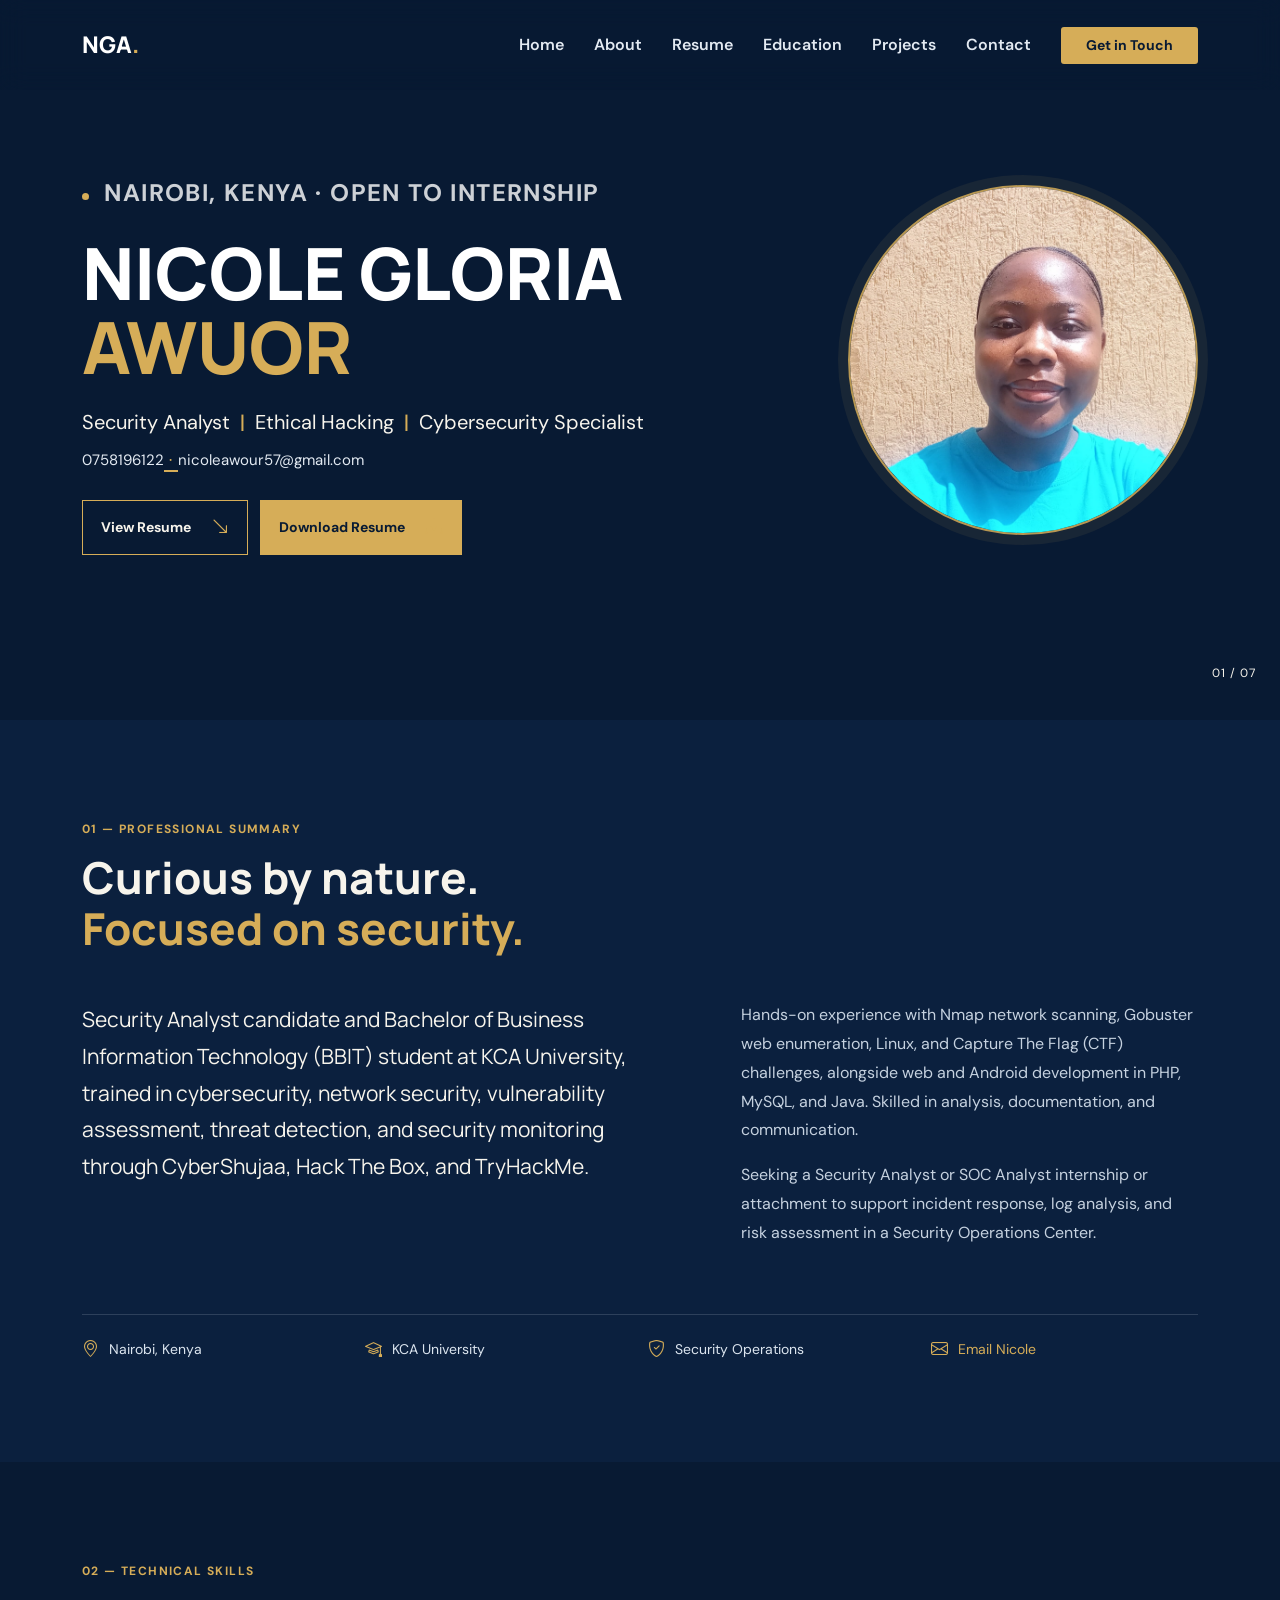
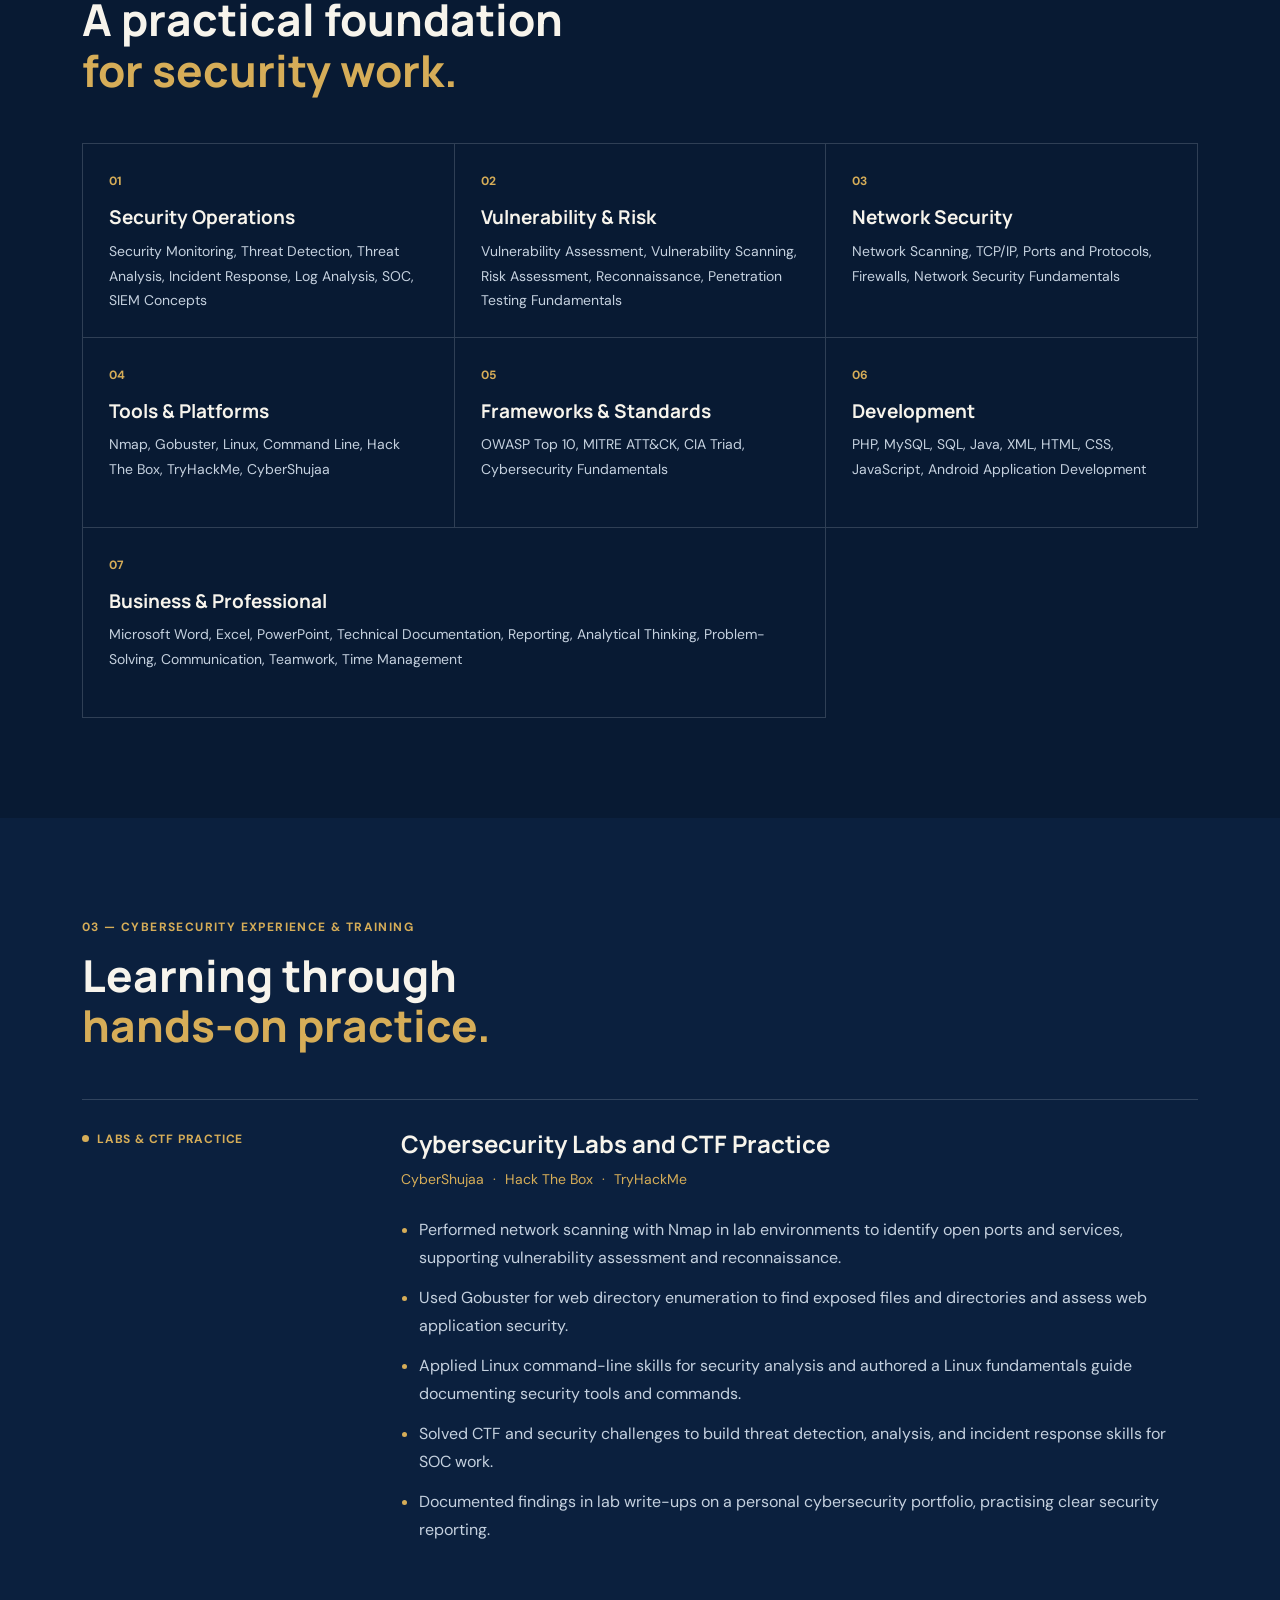
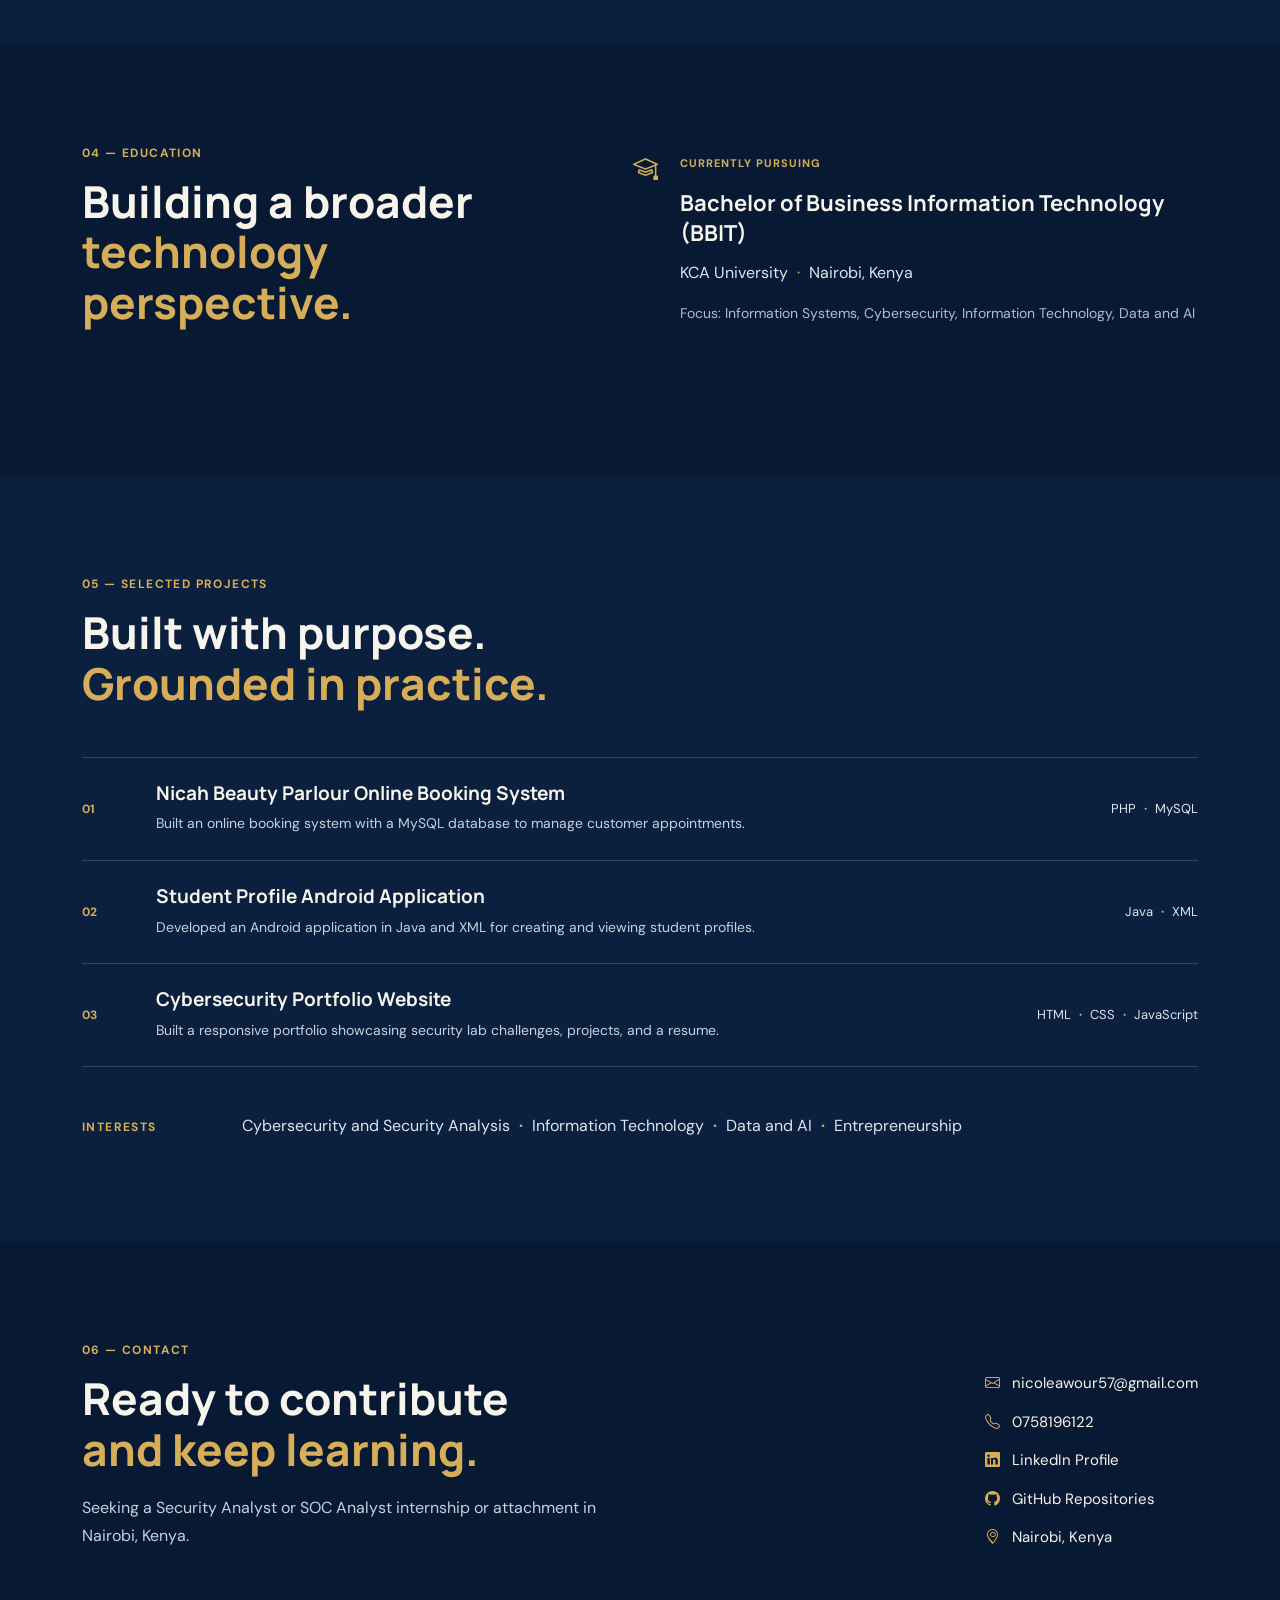
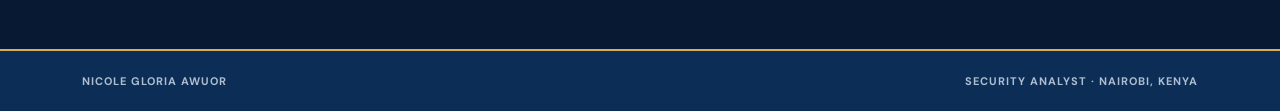
<file: index.html>
<!DOCTYPE html>
<html lang="en">

<head>
  <meta charset="utf-8">
  <meta content="width=device-width, initial-scale=1.0" name="viewport">
  <meta name="description" content="Nicole Gloria Awuor is a Security Analyst candidate and BBIT student in Nairobi, Kenya, focused on cybersecurity and SOC operations.">
  <meta name="theme-color" content="#081a33">
  <title>Nicole Gloria Awuor | Security Analyst</title>

  <link href="assets/img/favicon.png" rel="icon">
  <link href="assets/img/apple-touch-icon.png" rel="apple-touch-icon">
  <link href="https://fonts.googleapis.com" rel="preconnect">
  <link href="https://fonts.gstatic.com" rel="preconnect" crossorigin>
  <link href="https://fonts.googleapis.com/css2?family=DM+Sans:wght@400;500;600;700&family=Manrope:wght@400;500;600;700;800&display=swap" rel="stylesheet">
  <link href="assets/vendor/bootstrap/css/bootstrap.min.css" rel="stylesheet">
  <link href="assets/vendor/bootstrap-icons/bootstrap-icons.css" rel="stylesheet">
  <link href="assets/vendor/aos/aos.css" rel="stylesheet">
  <link href="assets/vendor/glightbox/css/glightbox.min.css" rel="stylesheet">
  <link href="assets/css/main.css" rel="stylesheet">
</head>

<body class="index-page">
  <header id="header" class="header d-flex align-items-center fixed-top">
    <div class="container-fluid container-xl position-relative d-flex align-items-center">
      <a href="#index" class="logo d-flex align-items-center me-auto" aria-label="Nicole Gloria Awuor home">
        <h1 class="sitename">NGA<span>.</span></h1>
      </a>

      <nav id="navmenu" class="navmenu" aria-label="Main navigation">
        <ul>
          <li><a href="#index" class="active">Home</a></li>
          <li><a href="#about">About</a></li>
          <li><a href="#resume">Resume</a></li>
          <li><a href="#education">Education</a></li>
          <li><a href="#projects">Projects</a></li>
          <li><a href="#contact">Contact</a></li>
        </ul>
        <i class="mobile-nav-toggle d-xl-none bi bi-list" aria-label="Open navigation"></i>
      </nav>

      <a class="btn-getstarted" href="https://wa.me/254758196122" aria-label="Chat with Nicole on WhatsApp">Get in Touch</a>
    </div>
  </header>

  <main class="main">
    <section id="hero" class="hero section dark-background">
      <div class="container">
        <div class="row align-items-center g-5">
          <div class="col-md-7 hero-copy" data-aos="fade-up" data-aos-delay="100">
            <p class="hero-eyebrow"><span></span> NAIROBI, KENYA · OPEN TO INTERNSHIP</p>
            <h2>NICOLE GLORIA<br><span>AWUOR</span></h2>
            <p class="hero-role">Security Analyst <b>|</b> Ethical Hacking <b>|</b> Cybersecurity Specialist</p>
            <p class="hero-contact"><a href="tel:+254758196122">0758196122</a><span>·</span><a href="mailto:nicoleawour57@gmail.com">nicoleawour57@gmail.com</a></p>
            <div class="hero-actions">
              <a class="hero-cta" href="#resume">View Resume <i class="bi bi-arrow-down-right"></i></a>
              <a class="hero-cta hero-cta-download" href="assets/files/nicole-gloria-awuor-resume.html" download="Nicole-Gloria-Awuor-Resume.html">Download Resume <i class="bi bi-download"></i></a>
            </div>
          </div>
          <div class="col-md-5 hero-portrait-column" data-aos="fade-left" data-aos-delay="150">
            <img class="hero-portrait" src="assets/img/profile/Profile pic.jpeg" alt="Nicole Gloria Awuor">
          </div>
        </div>
      </div>
      <span class="hero-index" aria-hidden="true">01 / 07</span>
    </section>

    <section id="about" class="section profile-section">
      <div class="container">
        <div class="section-heading" data-aos="fade-up">
          <span class="eyebrow">01 — PROFESSIONAL SUMMARY</span>
          <h2>Curious by nature.<br><span>Focused on security.</span></h2>
        </div>
        <div class="summary-layout" data-aos="fade-up" data-aos-delay="100">
          <p class="summary-lead">Security Analyst candidate and Bachelor of Business Information Technology (BBIT) student at KCA University, trained in cybersecurity, network security, vulnerability assessment, threat detection, and security monitoring through CyberShujaa, Hack The Box, and TryHackMe.</p>
          <div class="summary-detail">
            <p>Hands-on experience with Nmap network scanning, Gobuster web enumeration, Linux, and Capture The Flag (CTF) challenges, alongside web and Android development in PHP, MySQL, and Java. Skilled in analysis, documentation, and communication.</p>
            <p>Seeking a Security Analyst or SOC Analyst internship or attachment to support incident response, log analysis, and risk assessment in a Security Operations Center.</p>
          </div>
        </div>
        <div class="quick-facts" data-aos="fade-up" data-aos-delay="150">
          <div><i class="bi bi-geo-alt"></i><span>Nairobi, Kenya</span></div>
          <div><i class="bi bi-mortarboard"></i><span>KCA University</span></div>
          <div><i class="bi bi-shield-check"></i><span>Security Operations</span></div>
          <div><i class="bi bi-envelope"></i><a href="mailto:nicoleawour57@gmail.com">Email Nicole</a></div>
        </div>
      </div>
    </section>

    <section id="skills" class="section skills-section">
      <div class="container">
        <div class="section-heading" data-aos="fade-up">
          <span class="eyebrow">02 — TECHNICAL SKILLS</span>
          <h2>A practical foundation<br><span>for security work.</span></h2>
        </div>
        <div class="skills-grid">
          <article class="skill-block" data-aos="fade-up">
            <span class="skill-number">01</span><h3>Security Operations</h3>
            <p>Security Monitoring, Threat Detection, Threat Analysis, Incident Response, Log Analysis, SOC, SIEM Concepts</p>
          </article>
          <article class="skill-block" data-aos="fade-up" data-aos-delay="50">
            <span class="skill-number">02</span><h3>Vulnerability &amp; Risk</h3>
            <p>Vulnerability Assessment, Vulnerability Scanning, Risk Assessment, Reconnaissance, Penetration Testing Fundamentals</p>
          </article>
          <article class="skill-block" data-aos="fade-up" data-aos-delay="100">
            <span class="skill-number">03</span><h3>Network Security</h3>
            <p>Network Scanning, TCP/IP, Ports and Protocols, Firewalls, Network Security Fundamentals</p>
          </article>
          <article class="skill-block" data-aos="fade-up" data-aos-delay="150">
            <span class="skill-number">04</span><h3>Tools &amp; Platforms</h3>
            <p>Nmap, Gobuster, Linux, Command Line, Hack The Box, TryHackMe, CyberShujaa</p>
          </article>
          <article class="skill-block" data-aos="fade-up" data-aos-delay="200">
            <span class="skill-number">05</span><h3>Frameworks &amp; Standards</h3>
            <p>OWASP Top 10, MITRE ATT&amp;CK, CIA Triad, Cybersecurity Fundamentals</p>
          </article>
          <article class="skill-block" data-aos="fade-up" data-aos-delay="250">
            <span class="skill-number">06</span><h3>Development</h3>
            <p>PHP, MySQL, SQL, Java, XML, HTML, CSS, JavaScript, Android Application Development</p>
          </article>
          <article class="skill-block skill-block-wide" data-aos="fade-up" data-aos-delay="300">
            <span class="skill-number">07</span><h3>Business &amp; Professional</h3>
            <p>Microsoft Word, Excel, PowerPoint, Technical Documentation, Reporting, Analytical Thinking, Problem-Solving, Communication, Teamwork, Time Management</p>
          </article>
        </div>
      </div>
    </section>

    <section id="resume" class="section experience-section">
      <div class="container">
        <div class="section-heading" data-aos="fade-up">
          <span class="eyebrow">03 — CYBERSECURITY EXPERIENCE &amp; TRAINING</span>
          <h2>Learning through<br><span>hands-on practice.</span></h2>
        </div>
        <div class="experience-entry" data-aos="fade-up" data-aos-delay="100">
          <div class="experience-meta"><span class="gold-marker"></span><span>LABS &amp; CTF PRACTICE</span></div>
          <div class="experience-content">
            <h3>Cybersecurity Labs and CTF Practice</h3>
            <p class="experience-organizations">CyberShujaa <span>·</span> Hack The Box <span>·</span> TryHackMe</p>
            <ul class="detail-list">
              <li>Performed network scanning with Nmap in lab environments to identify open ports and services, supporting vulnerability assessment and reconnaissance.</li>
              <li>Used Gobuster for web directory enumeration to find exposed files and directories and assess web application security.</li>
              <li>Applied Linux command-line skills for security analysis and authored a Linux fundamentals guide documenting security tools and commands.</li>
              <li>Solved CTF and security challenges to build threat detection, analysis, and incident response skills for SOC work.</li>
              <li>Documented findings in lab write-ups on a personal cybersecurity portfolio, practising clear security reporting.</li>
            </ul>
          </div>
        </div>
      </div>
    </section>

    <section id="education" class="section education-section">
      <div class="container education-layout">
        <div class="section-heading" data-aos="fade-up">
          <span class="eyebrow">04 — EDUCATION</span>
          <h2>Building a broader<br><span>technology perspective.</span></h2>
        </div>
        <div class="education-entry" data-aos="fade-up" data-aos-delay="100">
          <i class="bi bi-mortarboard"></i>
          <div>
            <span class="education-status">CURRENTLY PURSUING</span>
            <h3>Bachelor of Business Information Technology (BBIT)</h3>
            <p>KCA University <span>·</span> Nairobi, Kenya</p>
            <p class="education-focus">Focus: Information Systems, Cybersecurity, Information Technology, Data and AI</p>
          </div>
        </div>
      </div>
    </section>

    <section id="projects" class="section projects-section">
      <div class="container">
        <div class="section-heading" data-aos="fade-up">
          <span class="eyebrow">05 — SELECTED PROJECTS</span>
          <h2>Built with purpose.<br><span>Grounded in practice.</span></h2>
        </div>
        <div class="project-list">
          <article class="project-row" data-aos="fade-up">
            <span class="project-index">01</span><div><h3>Nicah Beauty Parlour Online Booking System</h3><p>Built an online booking system with a MySQL database to manage customer appointments.</p></div><span class="project-tech">PHP <b>·</b> MySQL</span>
          </article>
          <article class="project-row" data-aos="fade-up" data-aos-delay="75">
            <span class="project-index">02</span><div><h3>Student Profile Android Application</h3><p>Developed an Android application in Java and XML for creating and viewing student profiles.</p></div><span class="project-tech">Java <b>·</b> XML</span>
          </article>
          <article class="project-row" data-aos="fade-up" data-aos-delay="150">
            <span class="project-index">03</span><div><h3>Cybersecurity Portfolio Website</h3><p>Built a responsive portfolio showcasing security lab challenges, projects, and a resume.</p></div><span class="project-tech">HTML <b>·</b> CSS <b>·</b> JavaScript</span>
          </article>
        </div>
        <div class="interests-line" data-aos="fade-up">
          <span class="eyebrow">INTERESTS</span>
          <p>Cybersecurity and Security Analysis <b>·</b> Information Technology <b>·</b> Data and AI <b>·</b> Entrepreneurship</p>
        </div>
      </div>
    </section>

    <section id="contact" class="section contact-section">
      <div class="container contact-layout" data-aos="fade-up">
        <div>
          <span class="eyebrow">06 — CONTACT</span>
          <h2>Ready to contribute<br><span>and keep learning.</span></h2>
          <p>Seeking a Security Analyst or SOC Analyst internship or attachment in Nairobi, Kenya.</p>
        </div>
        <div class="contact-details">
          <a href="mailto:nicoleawour57@gmail.com"><i class="bi bi-envelope"></i> nicoleawour57@gmail.com</a>
          <a href="tel:+254758196122"><i class="bi bi-telephone"></i> 0758196122</a>
          <a href="https://www.linkedin.com/in/nicole-awuor-70091540a" target="_blank" rel="noopener noreferrer"><i class="bi bi-linkedin"></i> LinkedIn Profile</a>
          <a href="https://github.com/nicoleawour57-blip?tab=repositories" target="_blank" rel="noopener noreferrer"><i class="bi bi-github"></i> GitHub Repositories</a>
          <span><i class="bi bi-geo-alt"></i> Nairobi, Kenya</span>
        </div>
      </div>
    </section>
  </main>

  <footer class="portfolio-footer">
    <div class="container d-flex justify-content-between align-items-center">
      <span>NICOLE GLORIA AWUOR</span><span>SECURITY ANALYST · NAIROBI, KENYA</span>
    </div>
  </footer>

  <a href="#index" id="scroll-top" class="scroll-top d-flex align-items-center justify-content-center" aria-label="Back to top"><i class="bi bi-arrow-up-short"></i></a>
  <div id="preloader"></div>
  <script src="assets/vendor/bootstrap/js/bootstrap.bundle.min.js"></script>
  <script src="assets/vendor/aos/aos.js"></script>
  <script src="assets/vendor/glightbox/js/glightbox.min.js"></script>
  <script src="assets/js/main.js"></script>
</body>

</html>
</file>
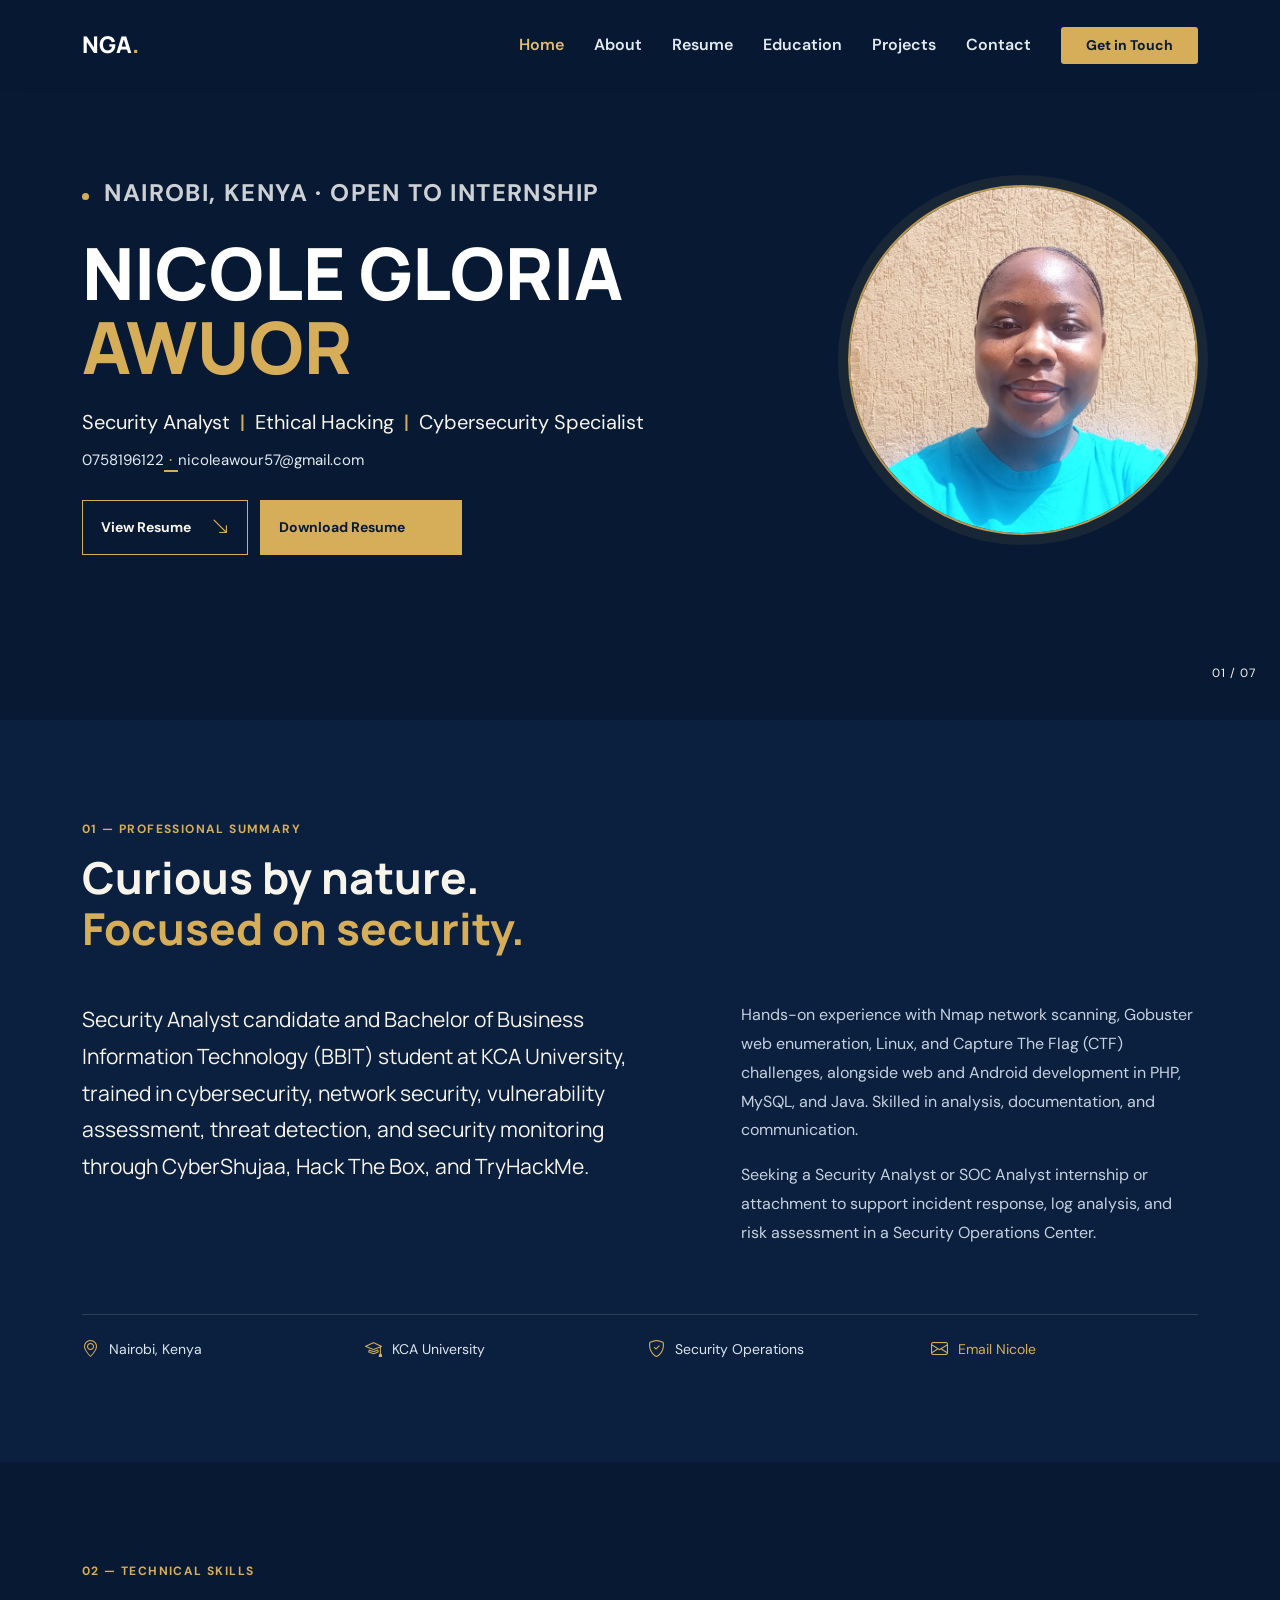
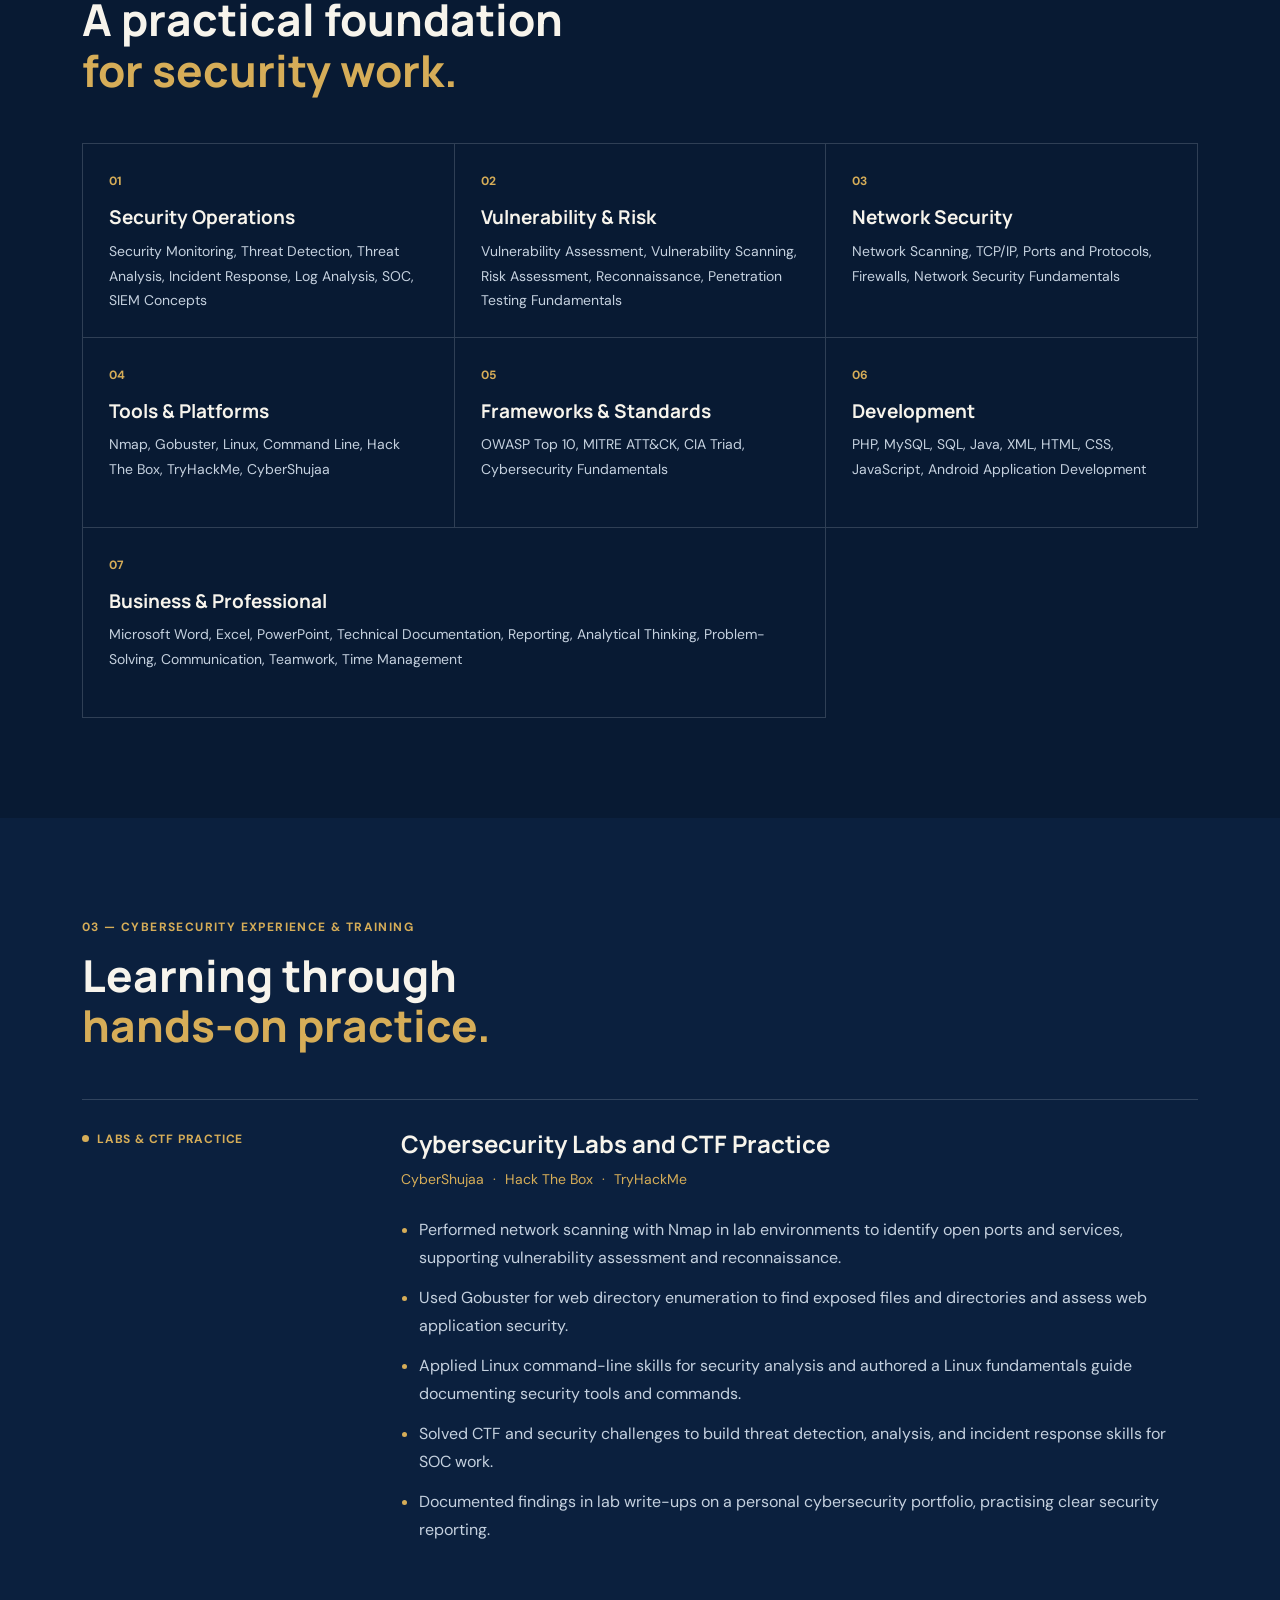
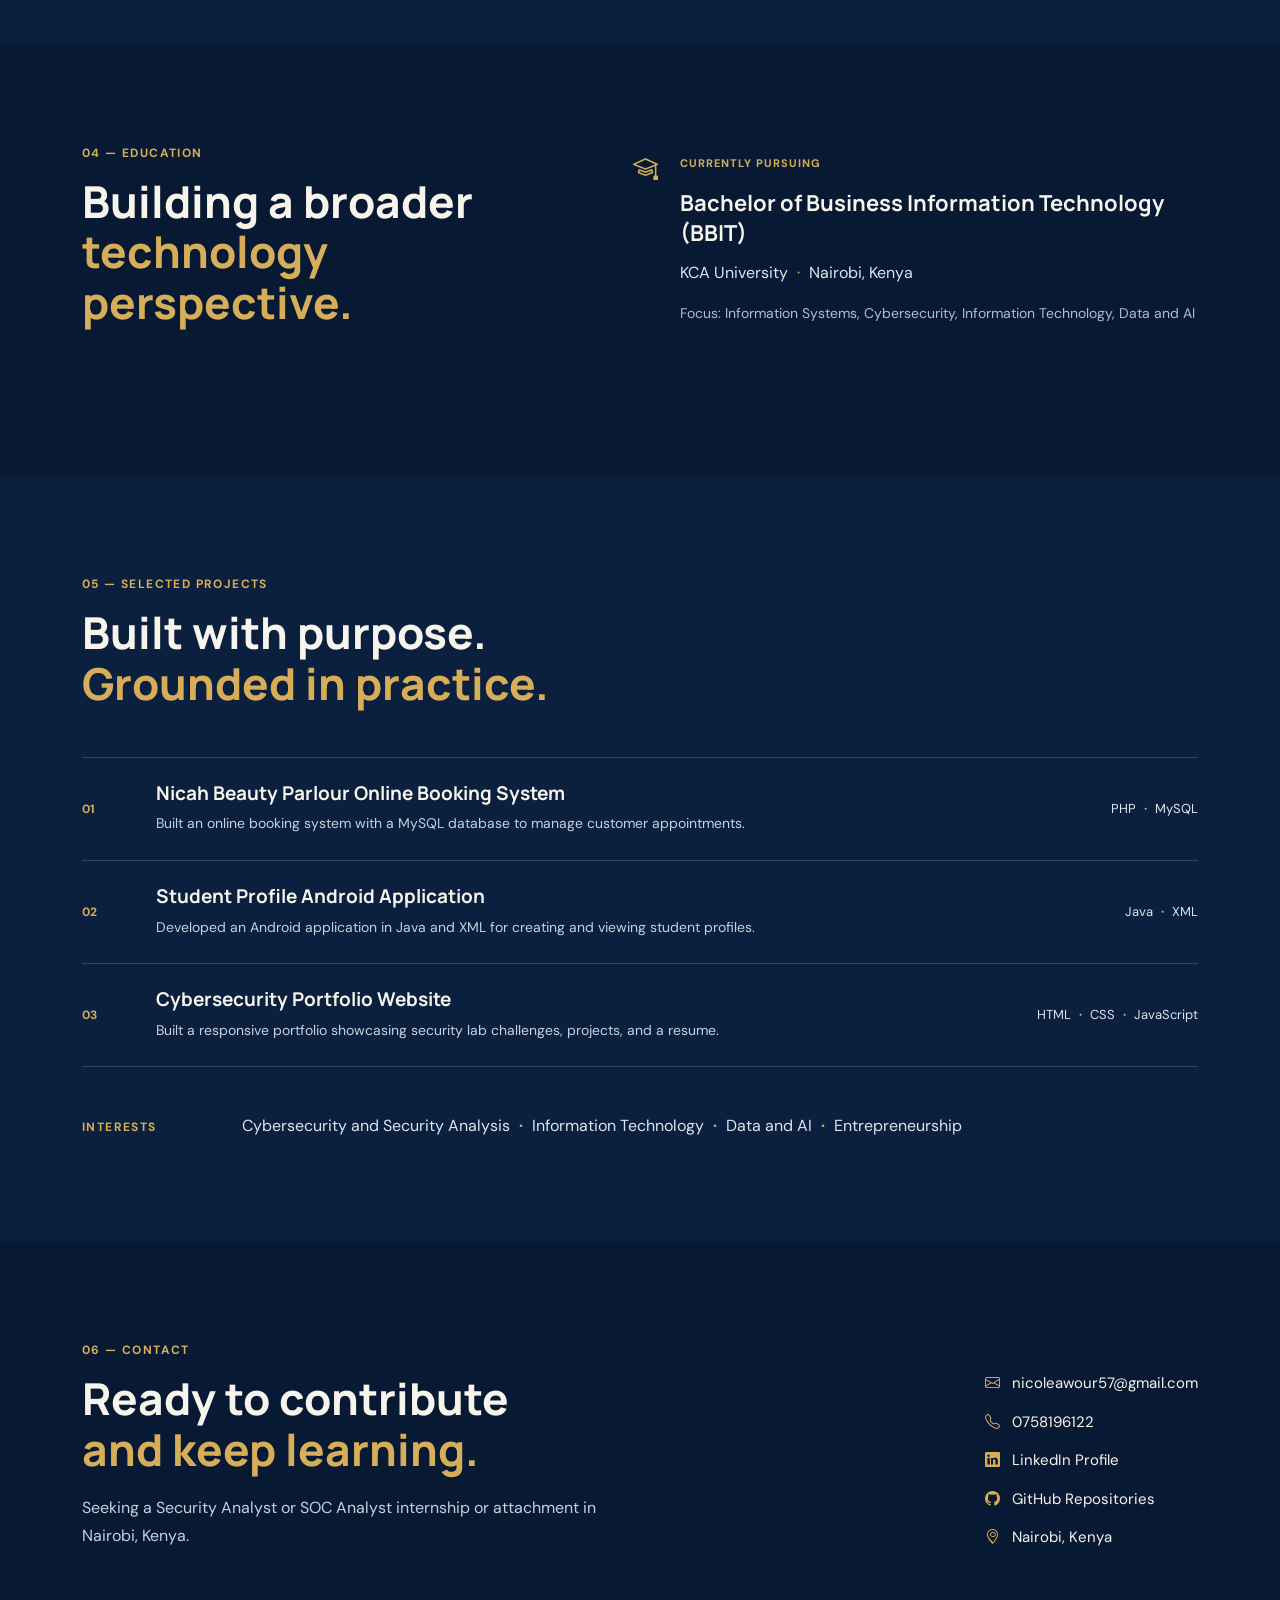
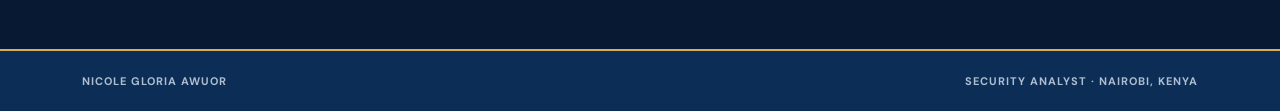
<file: Craftivo/index.html>
<!DOCTYPE html>
<html lang="en">

<head>
  <meta charset="utf-8">
  <meta content="width=device-width, initial-scale=1.0" name="viewport">
  <meta name="description" content="Nicole Gloria Awuor is a Security Analyst candidate and BBIT student in Nairobi, Kenya, focused on cybersecurity and SOC operations.">
  <meta name="theme-color" content="#081a33">
  <title>Nicole Gloria Awuor | Security Analyst</title>

  <link href="assets/img/favicon.png" rel="icon">
  <link href="assets/img/apple-touch-icon.png" rel="apple-touch-icon">
  <link href="https://fonts.googleapis.com" rel="preconnect">
  <link href="https://fonts.gstatic.com" rel="preconnect" crossorigin>
  <link href="https://fonts.googleapis.com/css2?family=DM+Sans:wght@400;500;600;700&family=Manrope:wght@400;500;600;700;800&display=swap" rel="stylesheet">
  <link href="assets/vendor/bootstrap/css/bootstrap.min.css" rel="stylesheet">
  <link href="assets/vendor/bootstrap-icons/bootstrap-icons.css" rel="stylesheet">
  <link href="assets/vendor/aos/aos.css" rel="stylesheet">
  <link href="assets/vendor/glightbox/css/glightbox.min.css" rel="stylesheet">
  <link href="assets/css/main.css" rel="stylesheet">
</head>

<body class="index-page">
  <header id="header" class="header d-flex align-items-center fixed-top">
    <div class="container-fluid container-xl position-relative d-flex align-items-center">
      <a href="#hero" class="logo d-flex align-items-center me-auto" aria-label="Nicole Gloria Awuor home">
        <h1 class="sitename">NGA<span>.</span></h1>
      </a>

      <nav id="navmenu" class="navmenu" aria-label="Main navigation">
        <ul>
          <li><a href="#hero" class="active">Home</a></li>
          <li><a href="#about">About</a></li>
          <li><a href="#resume">Resume</a></li>
          <li><a href="#education">Education</a></li>
          <li><a href="#projects">Projects</a></li>
          <li><a href="#contact">Contact</a></li>
        </ul>
        <i class="mobile-nav-toggle d-xl-none bi bi-list" aria-label="Open navigation"></i>
      </nav>

      <a class="btn-getstarted" href="https://wa.me/254758196122" aria-label="Chat with Nicole on WhatsApp">Get in Touch</a>
    </div>
  </header>

  <main class="main">
    <section id="hero" class="hero section dark-background">
      <div class="container">
        <div class="row align-items-center g-5">
          <div class="col-md-7 hero-copy" data-aos="fade-up" data-aos-delay="100">
            <p class="hero-eyebrow"><span></span> NAIROBI, KENYA · OPEN TO INTERNSHIP</p>
            <h2>NICOLE GLORIA<br><span>AWUOR</span></h2>
            <p class="hero-role">Security Analyst <b>|</b> Ethical Hacking <b>|</b> Cybersecurity Specialist</p>
            <p class="hero-contact"><a href="tel:+254758196122">0758196122</a><span>·</span><a href="mailto:nicoleawour57@gmail.com">nicoleawour57@gmail.com</a></p>
            <div class="hero-actions">
              <a class="hero-cta" href="#resume">View Resume <i class="bi bi-arrow-down-right"></i></a>
              <a class="hero-cta hero-cta-download" href="assets/files/nicole-gloria-awuor-resume.html" download="Nicole-Gloria-Awuor-Resume.html">Download Resume <i class="bi bi-download"></i></a>
            </div>
          </div>
          <div class="col-md-5 hero-portrait-column" data-aos="fade-left" data-aos-delay="150">
            <img class="hero-portrait" src="assets/img/profile/Profile pic.jpeg" alt="Nicole Gloria Awuor">
          </div>
        </div>
      </div>
      <span class="hero-index" aria-hidden="true">01 / 07</span>
    </section>

    <section id="about" class="section profile-section">
      <div class="container">
        <div class="section-heading" data-aos="fade-up">
          <span class="eyebrow">01 — PROFESSIONAL SUMMARY</span>
          <h2>Curious by nature.<br><span>Focused on security.</span></h2>
        </div>
        <div class="summary-layout" data-aos="fade-up" data-aos-delay="100">
          <p class="summary-lead">Security Analyst candidate and Bachelor of Business Information Technology (BBIT) student at KCA University, trained in cybersecurity, network security, vulnerability assessment, threat detection, and security monitoring through CyberShujaa, Hack The Box, and TryHackMe.</p>
          <div class="summary-detail">
            <p>Hands-on experience with Nmap network scanning, Gobuster web enumeration, Linux, and Capture The Flag (CTF) challenges, alongside web and Android development in PHP, MySQL, and Java. Skilled in analysis, documentation, and communication.</p>
            <p>Seeking a Security Analyst or SOC Analyst internship or attachment to support incident response, log analysis, and risk assessment in a Security Operations Center.</p>
          </div>
        </div>
        <div class="quick-facts" data-aos="fade-up" data-aos-delay="150">
          <div><i class="bi bi-geo-alt"></i><span>Nairobi, Kenya</span></div>
          <div><i class="bi bi-mortarboard"></i><span>KCA University</span></div>
          <div><i class="bi bi-shield-check"></i><span>Security Operations</span></div>
          <div><i class="bi bi-envelope"></i><a href="mailto:nicoleawour57@gmail.com">Email Nicole</a></div>
        </div>
      </div>
    </section>

    <section id="skills" class="section skills-section">
      <div class="container">
        <div class="section-heading" data-aos="fade-up">
          <span class="eyebrow">02 — TECHNICAL SKILLS</span>
          <h2>A practical foundation<br><span>for security work.</span></h2>
        </div>
        <div class="skills-grid">
          <article class="skill-block" data-aos="fade-up">
            <span class="skill-number">01</span><h3>Security Operations</h3>
            <p>Security Monitoring, Threat Detection, Threat Analysis, Incident Response, Log Analysis, SOC, SIEM Concepts</p>
          </article>
          <article class="skill-block" data-aos="fade-up" data-aos-delay="50">
            <span class="skill-number">02</span><h3>Vulnerability &amp; Risk</h3>
            <p>Vulnerability Assessment, Vulnerability Scanning, Risk Assessment, Reconnaissance, Penetration Testing Fundamentals</p>
          </article>
          <article class="skill-block" data-aos="fade-up" data-aos-delay="100">
            <span class="skill-number">03</span><h3>Network Security</h3>
            <p>Network Scanning, TCP/IP, Ports and Protocols, Firewalls, Network Security Fundamentals</p>
          </article>
          <article class="skill-block" data-aos="fade-up" data-aos-delay="150">
            <span class="skill-number">04</span><h3>Tools &amp; Platforms</h3>
            <p>Nmap, Gobuster, Linux, Command Line, Hack The Box, TryHackMe, CyberShujaa</p>
          </article>
          <article class="skill-block" data-aos="fade-up" data-aos-delay="200">
            <span class="skill-number">05</span><h3>Frameworks &amp; Standards</h3>
            <p>OWASP Top 10, MITRE ATT&amp;CK, CIA Triad, Cybersecurity Fundamentals</p>
          </article>
          <article class="skill-block" data-aos="fade-up" data-aos-delay="250">
            <span class="skill-number">06</span><h3>Development</h3>
            <p>PHP, MySQL, SQL, Java, XML, HTML, CSS, JavaScript, Android Application Development</p>
          </article>
          <article class="skill-block skill-block-wide" data-aos="fade-up" data-aos-delay="300">
            <span class="skill-number">07</span><h3>Business &amp; Professional</h3>
            <p>Microsoft Word, Excel, PowerPoint, Technical Documentation, Reporting, Analytical Thinking, Problem-Solving, Communication, Teamwork, Time Management</p>
          </article>
        </div>
      </div>
    </section>

    <section id="resume" class="section experience-section">
      <div class="container">
        <div class="section-heading" data-aos="fade-up">
          <span class="eyebrow">03 — CYBERSECURITY EXPERIENCE &amp; TRAINING</span>
          <h2>Learning through<br><span>hands-on practice.</span></h2>
        </div>
        <div class="experience-entry" data-aos="fade-up" data-aos-delay="100">
          <div class="experience-meta"><span class="gold-marker"></span><span>LABS &amp; CTF PRACTICE</span></div>
          <div class="experience-content">
            <h3>Cybersecurity Labs and CTF Practice</h3>
            <p class="experience-organizations">CyberShujaa <span>·</span> Hack The Box <span>·</span> TryHackMe</p>
            <ul class="detail-list">
              <li>Performed network scanning with Nmap in lab environments to identify open ports and services, supporting vulnerability assessment and reconnaissance.</li>
              <li>Used Gobuster for web directory enumeration to find exposed files and directories and assess web application security.</li>
              <li>Applied Linux command-line skills for security analysis and authored a Linux fundamentals guide documenting security tools and commands.</li>
              <li>Solved CTF and security challenges to build threat detection, analysis, and incident response skills for SOC work.</li>
              <li>Documented findings in lab write-ups on a personal cybersecurity portfolio, practising clear security reporting.</li>
            </ul>
          </div>
        </div>
      </div>
    </section>

    <section id="education" class="section education-section">
      <div class="container education-layout">
        <div class="section-heading" data-aos="fade-up">
          <span class="eyebrow">04 — EDUCATION</span>
          <h2>Building a broader<br><span>technology perspective.</span></h2>
        </div>
        <div class="education-entry" data-aos="fade-up" data-aos-delay="100">
          <i class="bi bi-mortarboard"></i>
          <div>
            <span class="education-status">CURRENTLY PURSUING</span>
            <h3>Bachelor of Business Information Technology (BBIT)</h3>
            <p>KCA University <span>·</span> Nairobi, Kenya</p>
            <p class="education-focus">Focus: Information Systems, Cybersecurity, Information Technology, Data and AI</p>
          </div>
        </div>
      </div>
    </section>

    <section id="projects" class="section projects-section">
      <div class="container">
        <div class="section-heading" data-aos="fade-up">
          <span class="eyebrow">05 — SELECTED PROJECTS</span>
          <h2>Built with purpose.<br><span>Grounded in practice.</span></h2>
        </div>
        <div class="project-list">
          <article class="project-row" data-aos="fade-up">
            <span class="project-index">01</span><div><h3>Nicah Beauty Parlour Online Booking System</h3><p>Built an online booking system with a MySQL database to manage customer appointments.</p></div><span class="project-tech">PHP <b>·</b> MySQL</span>
          </article>
          <article class="project-row" data-aos="fade-up" data-aos-delay="75">
            <span class="project-index">02</span><div><h3>Student Profile Android Application</h3><p>Developed an Android application in Java and XML for creating and viewing student profiles.</p></div><span class="project-tech">Java <b>·</b> XML</span>
          </article>
          <article class="project-row" data-aos="fade-up" data-aos-delay="150">
            <span class="project-index">03</span><div><h3>Cybersecurity Portfolio Website</h3><p>Built a responsive portfolio showcasing security lab challenges, projects, and a resume.</p></div><span class="project-tech">HTML <b>·</b> CSS <b>·</b> JavaScript</span>
          </article>
        </div>
        <div class="interests-line" data-aos="fade-up">
          <span class="eyebrow">INTERESTS</span>
          <p>Cybersecurity and Security Analysis <b>·</b> Information Technology <b>·</b> Data and AI <b>·</b> Entrepreneurship</p>
        </div>
      </div>
    </section>

    <section id="contact" class="section contact-section">
      <div class="container contact-layout" data-aos="fade-up">
        <div>
          <span class="eyebrow">06 — CONTACT</span>
          <h2>Ready to contribute<br><span>and keep learning.</span></h2>
          <p>Seeking a Security Analyst or SOC Analyst internship or attachment in Nairobi, Kenya.</p>
        </div>
        <div class="contact-details">
          <a href="mailto:nicoleawour57@gmail.com"><i class="bi bi-envelope"></i> nicoleawour57@gmail.com</a>
          <a href="tel:+254758196122"><i class="bi bi-telephone"></i> 0758196122</a>
          <a href="https://www.linkedin.com/in/nicole-awuor-70091540a" target="_blank" rel="noopener noreferrer"><i class="bi bi-linkedin"></i> LinkedIn Profile</a>
          <a href="https://github.com/nicoleawour57-blip?tab=repositories" target="_blank" rel="noopener noreferrer"><i class="bi bi-github"></i> GitHub Repositories</a>
          <span><i class="bi bi-geo-alt"></i> Nairobi, Kenya</span>
        </div>
      </div>
    </section>
  </main>

  <footer class="portfolio-footer">
    <div class="container d-flex justify-content-between align-items-center">
      <span>NICOLE GLORIA AWUOR</span><span>SECURITY ANALYST · NAIROBI, KENYA</span>
    </div>
  </footer>

  <a href="#hero" id="scroll-top" class="scroll-top d-flex align-items-center justify-content-center" aria-label="Back to top"><i class="bi bi-arrow-up-short"></i></a>
  <div id="preloader"></div>
  <script src="assets/vendor/bootstrap/js/bootstrap.bundle.min.js"></script>
  <script src="assets/vendor/aos/aos.js"></script>
  <script src="assets/vendor/glightbox/js/glightbox.min.js"></script>
  <script src="assets/js/main.js"></script>
</body>

</html>
</file>
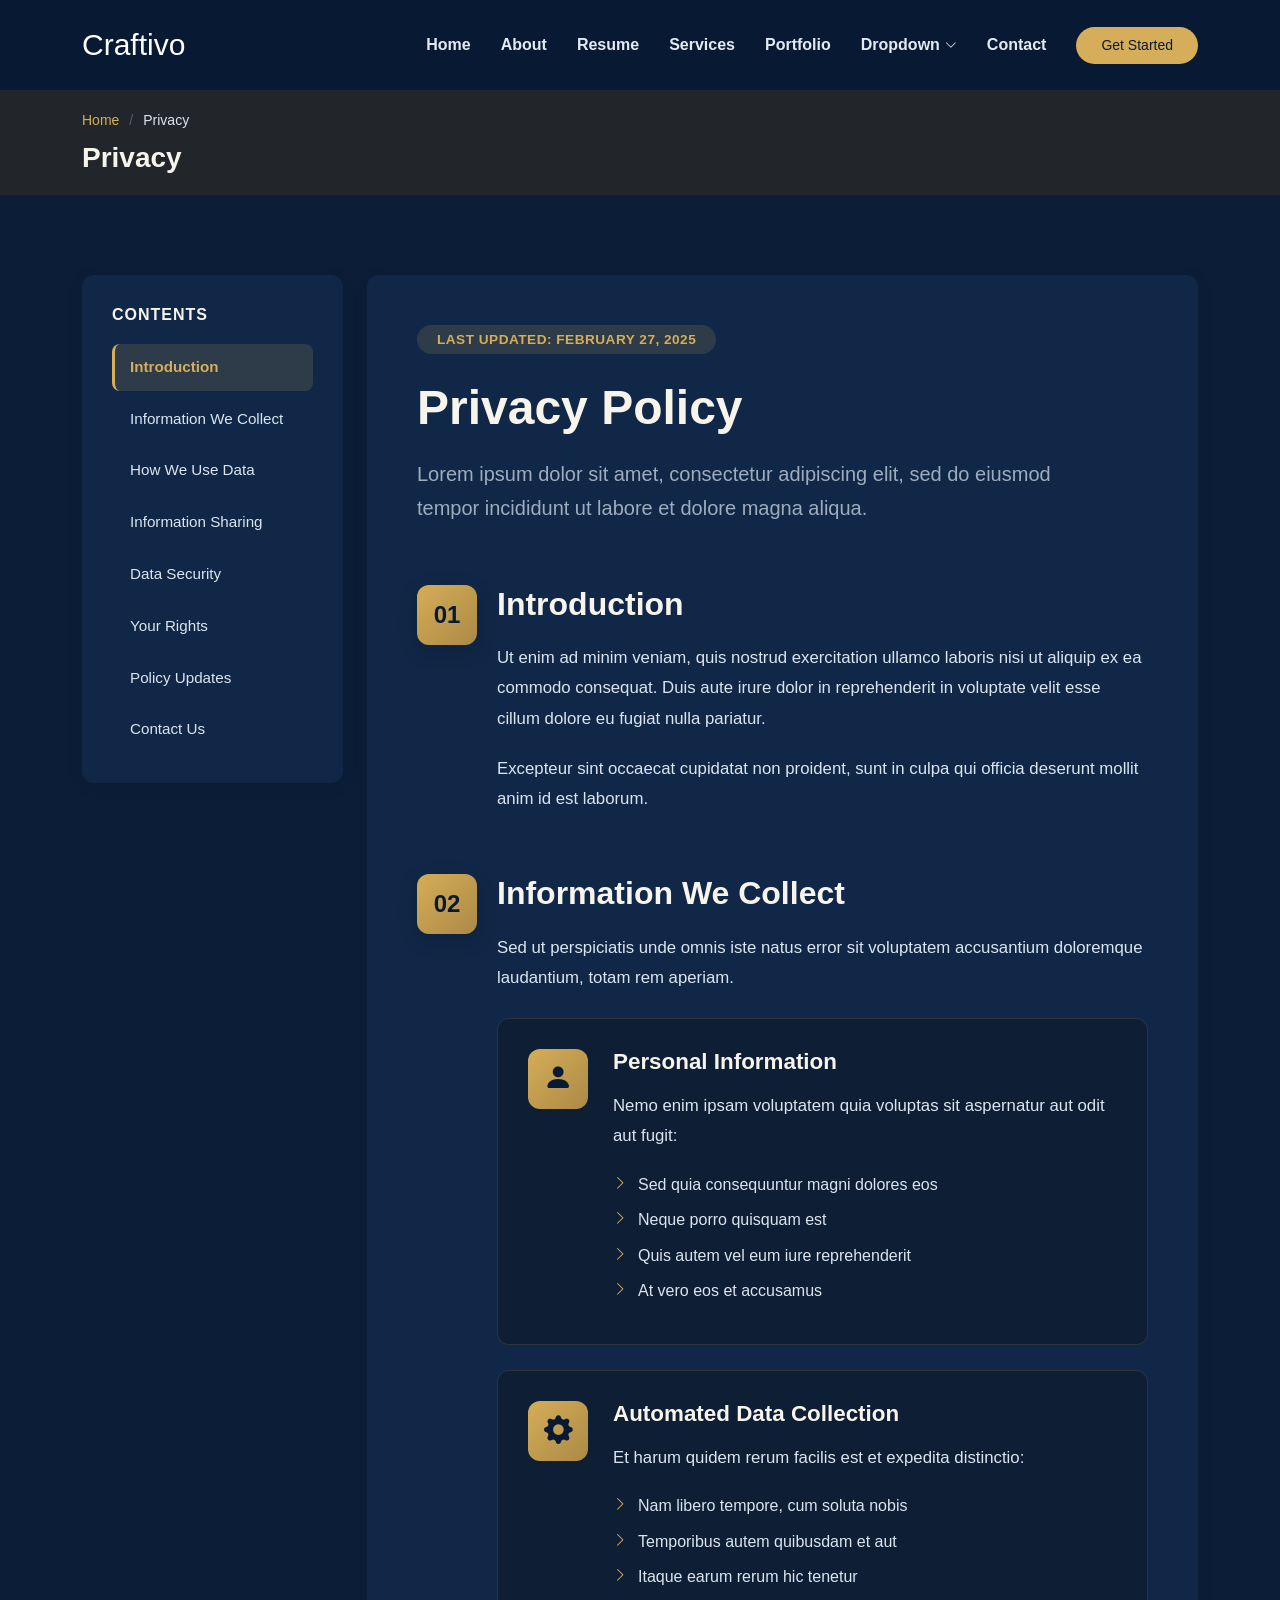
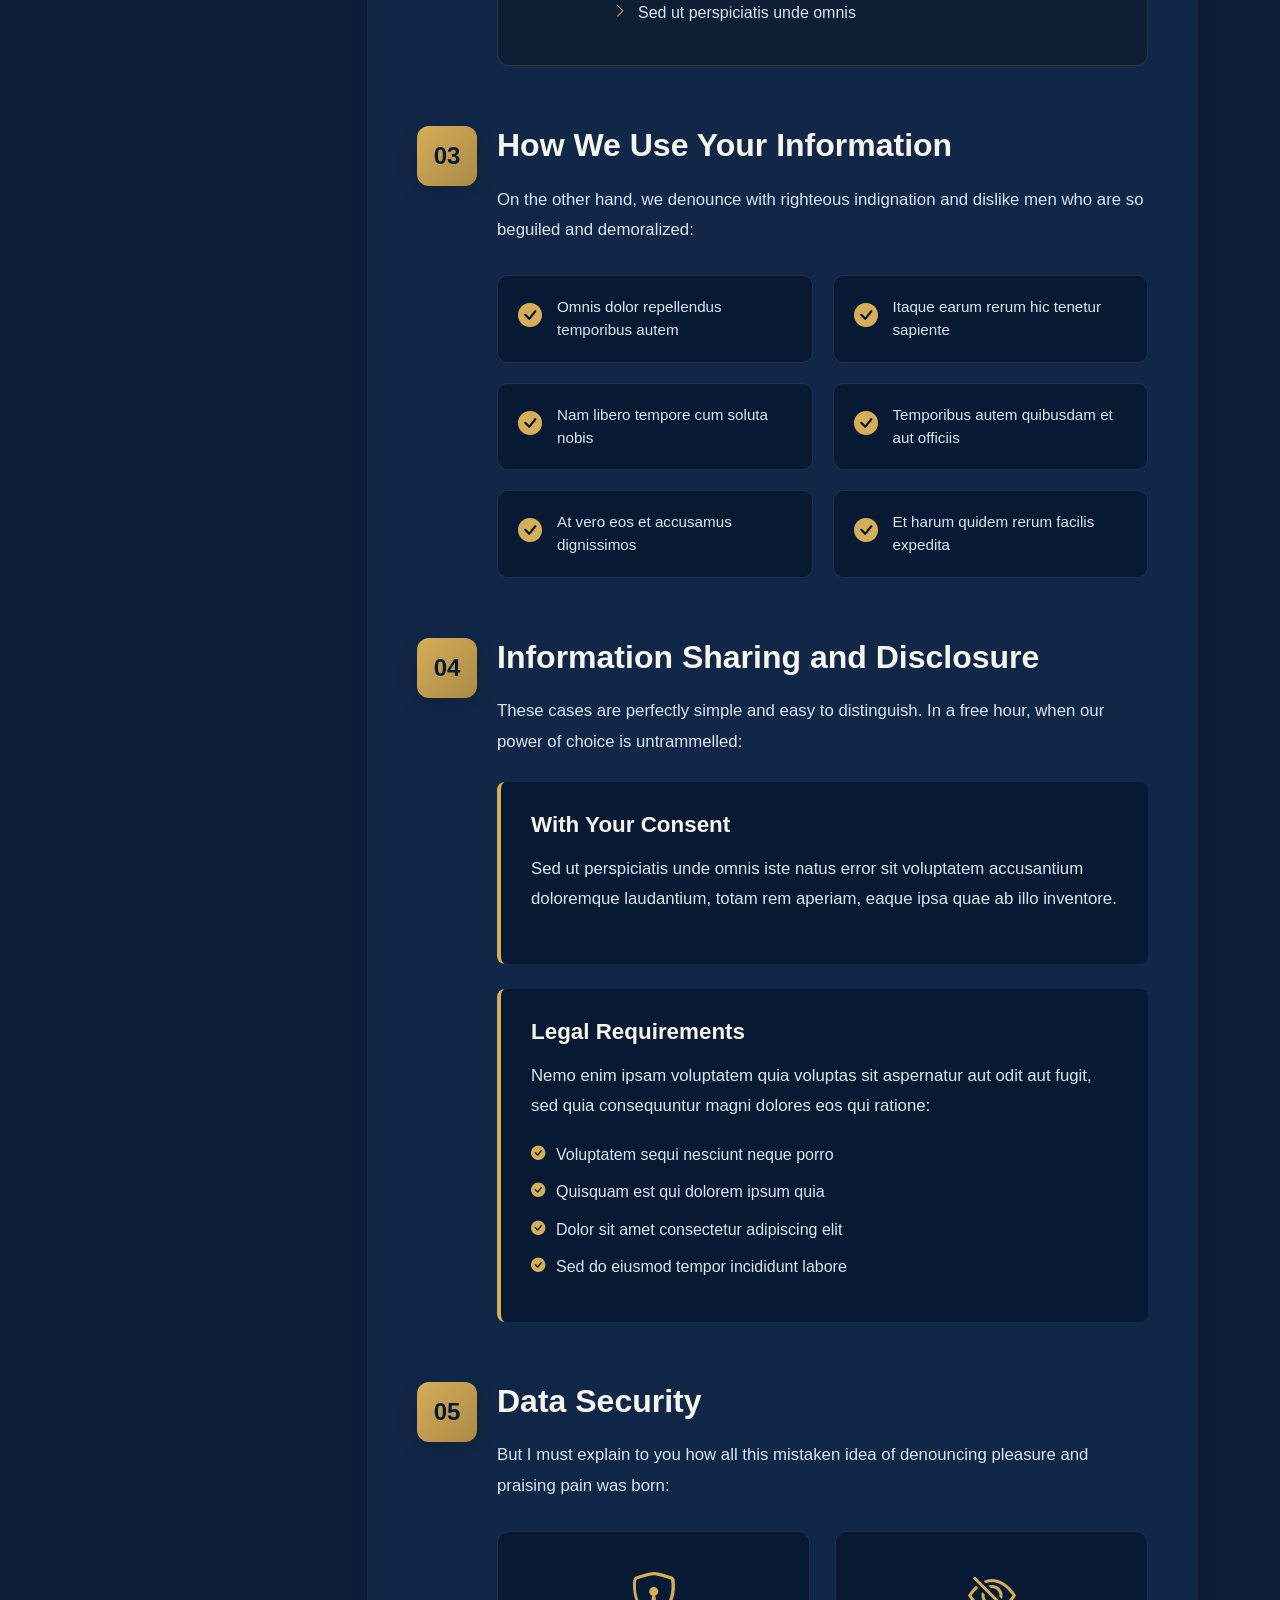
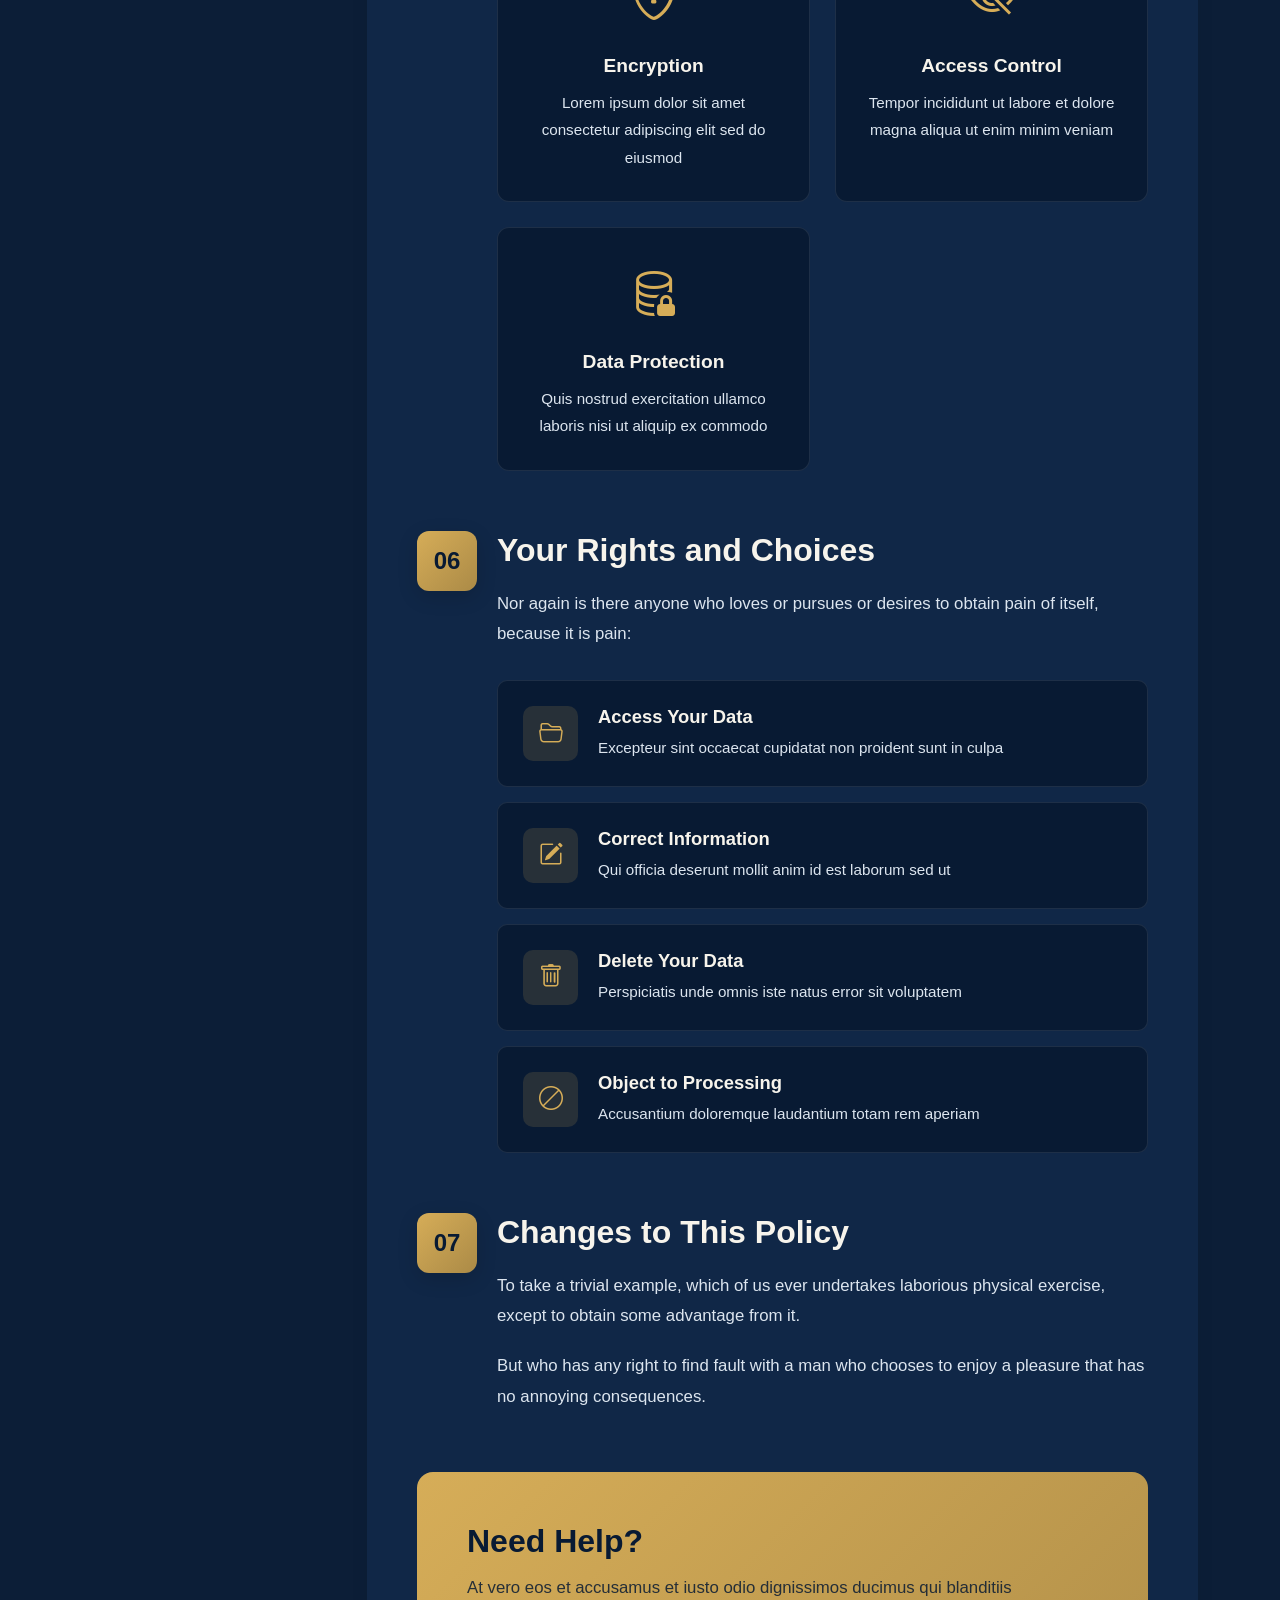
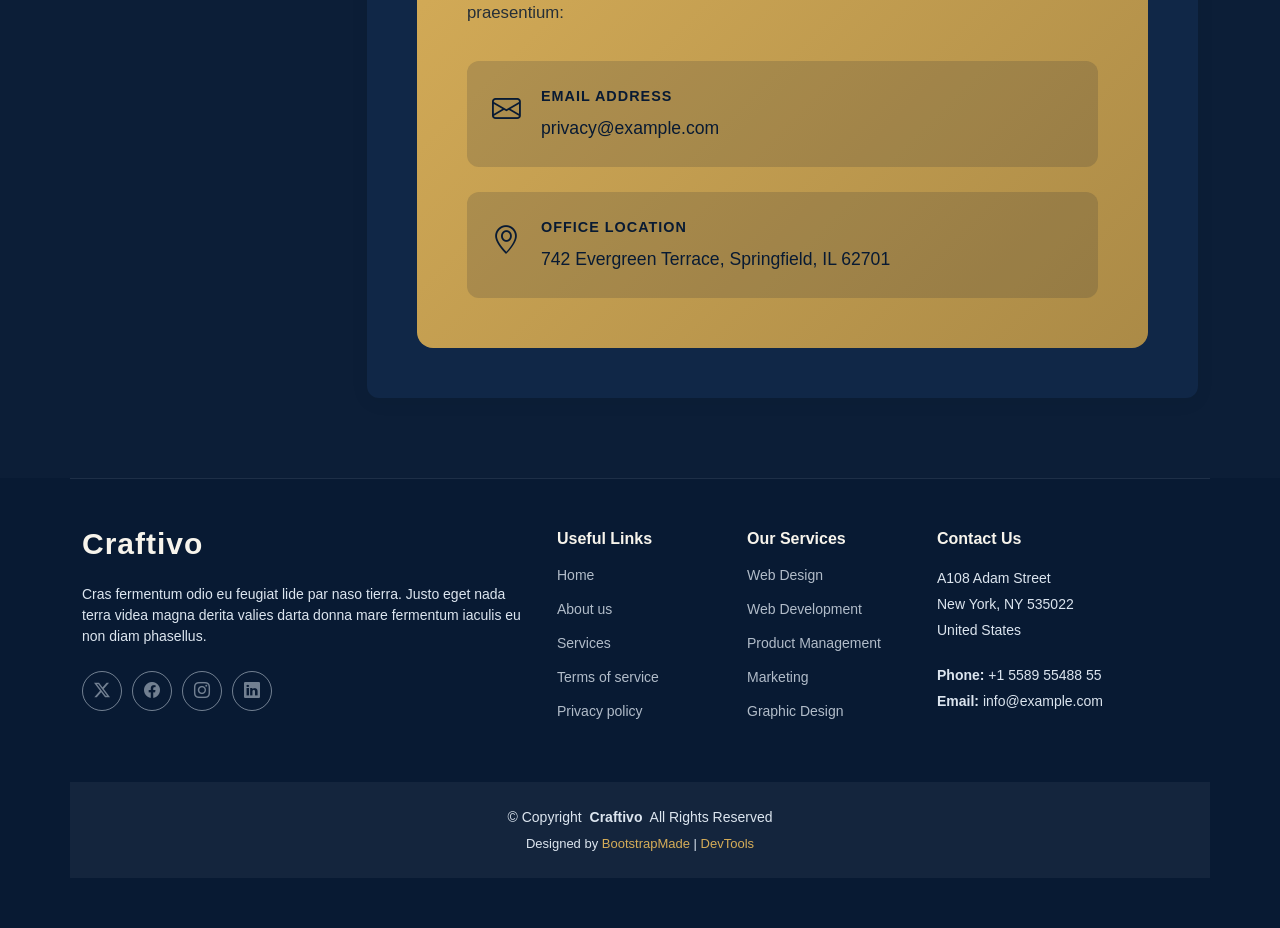
<file: Craftivo/privacy.html>
<!DOCTYPE html>
<html lang="en">

<head>
  <meta charset="utf-8">
  <meta content="width=device-width, initial-scale=1.0" name="viewport">
  <title>Privacy - Craftivo Bootstrap Template</title>
  <meta name="description" content="">
  <meta name="keywords" content="">

  <!-- Favicons -->
  <link href="assets/img/favicon.png" rel="icon">
  <link href="assets/img/apple-touch-icon.png" rel="apple-touch-icon">

  <!-- Fonts -->
  <link href="https://fonts.googleapis.com" rel="preconnect">
  <link href="https://fonts.gstatic.com" rel="preconnect" crossorigin>
  <link href="https://fonts.googleapis.com/css2?family=Roboto:ital,wght@0,100;0,300;0,400;0,500;0,700;0,900;1,100;1,300;1,400;1,500;1,700;1,900&family=Raleway:ital,wght@0,100;0,200;0,300;0,400;0,500;0,600;0,700;0,800;0,900;1,100;1,200;1,300;1,400;1,500;1,600;1,700;1,800;1,900&family=Mulish:ital,wght@0,200;0,300;0,400;0,500;0,600;0,700;0,800;0,900;1,200;1,300;1,400;1,500;1,600;1,700;1,800;1,900&display=swap" rel="stylesheet">

  <!-- Vendor CSS Files -->
  <link href="assets/vendor/bootstrap/css/bootstrap.min.css" rel="stylesheet">
  <link href="assets/vendor/bootstrap-icons/bootstrap-icons.css" rel="stylesheet">
  <link href="assets/vendor/aos/aos.css" rel="stylesheet">
  <link href="assets/vendor/glightbox/css/glightbox.min.css" rel="stylesheet">
  <link href="assets/vendor/swiper/swiper-bundle.min.css" rel="stylesheet">

  <!-- Main CSS File -->
  <link href="assets/css/main.css" rel="stylesheet">

  <!-- =======================================================
  * Template Name: Craftivo
  * Template URL: https://bootstrapmade.com/craftivo-bootstrap-portfolio-template/
  * Updated: Oct 04 2025 with Bootstrap v5.3.8
  * Author: BootstrapMade.com
  * License: https://bootstrapmade.com/license/
  ======================================================== -->
</head>

<body class="privacy-page">

  <header id="header" class="header d-flex align-items-center sticky-top">
    <div class="container-fluid container-xl position-relative d-flex align-items-center">

      <a href="index.html" class="logo d-flex align-items-center me-auto">
        <!-- Uncomment the line below if you also wish to use an image logo -->
        <!-- <img src="assets/img/logo.webp" alt=""> -->
        <h1 class="sitename">Craftivo</h1>
      </a>

      <nav id="navmenu" class="navmenu">
        <ul>
          <li><a href="#hero">Home</a></li>
          <li><a href="#about">About</a></li>
          <li><a href="#resume">Resume</a></li>
          <li><a href="#services">Services</a></li>
          <li><a href="#portfolio">Portfolio</a></li>
          <li class="dropdown"><a href="#"><span>Dropdown</span> <i class="bi bi-chevron-down toggle-dropdown"></i></a>
            <ul>
              <li><a href="#">Dropdown 1</a></li>
              <li class="dropdown"><a href="#"><span>Deep Dropdown</span> <i class="bi bi-chevron-down toggle-dropdown"></i></a>
                <ul>
                  <li><a href="#">Deep Dropdown 1</a></li>
                  <li><a href="#">Deep Dropdown 2</a></li>
                  <li><a href="#">Deep Dropdown 3</a></li>
                  <li><a href="#">Deep Dropdown 4</a></li>
                  <li><a href="#">Deep Dropdown 5</a></li>
                </ul>
              </li>
              <li><a href="#">Dropdown 2</a></li>
              <li><a href="#">Dropdown 3</a></li>
              <li><a href="#">Dropdown 4</a></li>
            </ul>
          </li>
          <li><a href="#contact">Contact</a></li>
        </ul>
        <i class="mobile-nav-toggle d-xl-none bi bi-list"></i>
      </nav>

      <a class="btn-getstarted" href="#about">Get Started</a>

    </div>
  </header>

  <main class="main">

    <!-- Page Title -->
    <div class="page-title light-background">
      <div class="container">
        <nav class="breadcrumbs">
          <ol>
            <li><a href="index.html">Home</a></li>
            <li class="current">Privacy</li>
          </ol>
        </nav>
        <h1>Privacy</h1>
      </div>
    </div><!-- End Page Title -->

    <!-- Privacy Section -->
    <section id="privacy" class="privacy section">

      <div class="container">

        <div class="row">
          <!-- Sidebar Navigation -->
          <div class="col-lg-3">
            <div class="policy-sidebar" data-aos="fade-right">
              <h3>Contents</h3>
              <nav class="policy-nav">
                <a href="#introduction" class="nav-link active">Introduction</a>
                <a href="#information-collect" class="nav-link">Information We Collect</a>
                <a href="#use-information" class="nav-link">How We Use Data</a>
                <a href="#sharing" class="nav-link">Information Sharing</a>
                <a href="#security" class="nav-link">Data Security</a>
                <a href="#rights" class="nav-link">Your Rights</a>
                <a href="#changes" class="nav-link">Policy Updates</a>
                <a href="#contact" class="nav-link">Contact Us</a>
              </nav>
            </div>
          </div>

          <!-- Main Content -->
          <div class="col-lg-9">
            <div class="policy-main">
              <!-- Header -->
              <div class="policy-hero" data-aos="fade-up">
                <div class="badge">Last Updated: February 27, 2025</div>
                <h1>Privacy Policy</h1>
                <p class="lead">Lorem ipsum dolor sit amet, consectetur adipiscing elit, sed do eiusmod tempor incididunt ut labore et dolore magna aliqua.</p>
              </div>

              <!-- Introduction -->
              <div class="policy-section" id="introduction" data-aos="fade-up" data-aos-delay="100">
                <div class="section-number">01</div>
                <h2>Introduction</h2>
                <p>Ut enim ad minim veniam, quis nostrud exercitation ullamco laboris nisi ut aliquip ex ea commodo consequat. Duis aute irure dolor in reprehenderit in voluptate velit esse cillum dolore eu fugiat nulla pariatur.</p>
                <p>Excepteur sint occaecat cupidatat non proident, sunt in culpa qui officia deserunt mollit anim id est laborum.</p>
              </div>

              <!-- Information Collection -->
              <div class="policy-section" id="information-collect" data-aos="fade-up" data-aos-delay="150">
                <div class="section-number">02</div>
                <h2>Information We Collect</h2>
                <p>Sed ut perspiciatis unde omnis iste natus error sit voluptatem accusantium doloremque laudantium, totam rem aperiam.</p>

                <div class="info-card">
                  <div class="card-icon">
                    <i class="bi bi-person-fill"></i>
                  </div>
                  <div class="card-content">
                    <h3>Personal Information</h3>
                    <p>Nemo enim ipsam voluptatem quia voluptas sit aspernatur aut odit aut fugit:</p>
                    <ul>
                      <li>Sed quia consequuntur magni dolores eos</li>
                      <li>Neque porro quisquam est</li>
                      <li>Quis autem vel eum iure reprehenderit</li>
                      <li>At vero eos et accusamus</li>
                    </ul>
                  </div>
                </div>

                <div class="info-card">
                  <div class="card-icon">
                    <i class="bi bi-gear-fill"></i>
                  </div>
                  <div class="card-content">
                    <h3>Automated Data Collection</h3>
                    <p>Et harum quidem rerum facilis est et expedita distinctio:</p>
                    <ul>
                      <li>Nam libero tempore, cum soluta nobis</li>
                      <li>Temporibus autem quibusdam et aut</li>
                      <li>Itaque earum rerum hic tenetur</li>
                      <li>Sed ut perspiciatis unde omnis</li>
                    </ul>
                  </div>
                </div>
              </div>

              <!-- Use of Information -->
              <div class="policy-section" id="use-information" data-aos="fade-up" data-aos-delay="200">
                <div class="section-number">03</div>
                <h2>How We Use Your Information</h2>
                <p>On the other hand, we denounce with righteous indignation and dislike men who are so beguiled and demoralized:</p>
                <div class="usage-grid">
                  <div class="usage-item">
                    <i class="bi bi-check-circle-fill"></i>
                    <span>Omnis dolor repellendus temporibus autem</span>
                  </div>
                  <div class="usage-item">
                    <i class="bi bi-check-circle-fill"></i>
                    <span>Itaque earum rerum hic tenetur sapiente</span>
                  </div>
                  <div class="usage-item">
                    <i class="bi bi-check-circle-fill"></i>
                    <span>Nam libero tempore cum soluta nobis</span>
                  </div>
                  <div class="usage-item">
                    <i class="bi bi-check-circle-fill"></i>
                    <span>Temporibus autem quibusdam et aut officiis</span>
                  </div>
                  <div class="usage-item">
                    <i class="bi bi-check-circle-fill"></i>
                    <span>At vero eos et accusamus dignissimos</span>
                  </div>
                  <div class="usage-item">
                    <i class="bi bi-check-circle-fill"></i>
                    <span>Et harum quidem rerum facilis expedita</span>
                  </div>
                </div>
              </div>

              <!-- Information Sharing -->
              <div class="policy-section" id="sharing" data-aos="fade-up" data-aos-delay="250">
                <div class="section-number">04</div>
                <h2>Information Sharing and Disclosure</h2>
                <p>These cases are perfectly simple and easy to distinguish. In a free hour, when our power of choice is untrammelled:</p>

                <div class="sharing-box">
                  <h3>With Your Consent</h3>
                  <p>Sed ut perspiciatis unde omnis iste natus error sit voluptatem accusantium doloremque laudantium, totam rem aperiam, eaque ipsa quae ab illo inventore.</p>
                </div>

                <div class="sharing-box">
                  <h3>Legal Requirements</h3>
                  <p>Nemo enim ipsam voluptatem quia voluptas sit aspernatur aut odit aut fugit, sed quia consequuntur magni dolores eos qui ratione:</p>
                  <ul>
                    <li>Voluptatem sequi nesciunt neque porro</li>
                    <li>Quisquam est qui dolorem ipsum quia</li>
                    <li>Dolor sit amet consectetur adipiscing elit</li>
                    <li>Sed do eiusmod tempor incididunt labore</li>
                  </ul>
                </div>
              </div>

              <!-- Data Security -->
              <div class="policy-section" id="security" data-aos="fade-up" data-aos-delay="300">
                <div class="section-number">05</div>
                <h2>Data Security</h2>
                <p>But I must explain to you how all this mistaken idea of denouncing pleasure and praising pain was born:</p>
                <div class="security-features">
                  <div class="feature">
                    <i class="bi bi-shield-lock"></i>
                    <h4>Encryption</h4>
                    <p>Lorem ipsum dolor sit amet consectetur adipiscing elit sed do eiusmod</p>
                  </div>
                  <div class="feature">
                    <i class="bi bi-eye-slash"></i>
                    <h4>Access Control</h4>
                    <p>Tempor incididunt ut labore et dolore magna aliqua ut enim minim veniam</p>
                  </div>
                  <div class="feature">
                    <i class="bi bi-database-lock"></i>
                    <h4>Data Protection</h4>
                    <p>Quis nostrud exercitation ullamco laboris nisi ut aliquip ex commodo</p>
                  </div>
                </div>
              </div>

              <!-- Your Rights -->
              <div class="policy-section" id="rights" data-aos="fade-up" data-aos-delay="100">
                <div class="section-number">06</div>
                <h2>Your Rights and Choices</h2>
                <p>Nor again is there anyone who loves or pursues or desires to obtain pain of itself, because it is pain:</p>
                <div class="rights-list">
                  <div class="right-item">
                    <div class="right-icon"><i class="bi bi-folder2-open"></i></div>
                    <div class="right-content">
                      <h4>Access Your Data</h4>
                      <p>Excepteur sint occaecat cupidatat non proident sunt in culpa</p>
                    </div>
                  </div>
                  <div class="right-item">
                    <div class="right-icon"><i class="bi bi-pencil-square"></i></div>
                    <div class="right-content">
                      <h4>Correct Information</h4>
                      <p>Qui officia deserunt mollit anim id est laborum sed ut</p>
                    </div>
                  </div>
                  <div class="right-item">
                    <div class="right-icon"><i class="bi bi-trash"></i></div>
                    <div class="right-content">
                      <h4>Delete Your Data</h4>
                      <p>Perspiciatis unde omnis iste natus error sit voluptatem</p>
                    </div>
                  </div>
                  <div class="right-item">
                    <div class="right-icon"><i class="bi bi-ban"></i></div>
                    <div class="right-content">
                      <h4>Object to Processing</h4>
                      <p>Accusantium doloremque laudantium totam rem aperiam</p>
                    </div>
                  </div>
                </div>
              </div>

              <!-- Policy Updates -->
              <div class="policy-section" id="changes" data-aos="fade-up" data-aos-delay="150">
                <div class="section-number">07</div>
                <h2>Changes to This Policy</h2>
                <p>To take a trivial example, which of us ever undertakes laborious physical exercise, except to obtain some advantage from it.</p>
                <p>But who has any right to find fault with a man who chooses to enjoy a pleasure that has no annoying consequences.</p>
              </div>

              <!-- Contact Section -->
              <div class="policy-contact" id="contact" data-aos="fade-up" data-aos-delay="200">
                <div class="contact-card">
                  <h2>Need Help?</h2>
                  <p>At vero eos et accusamus et iusto odio dignissimos ducimus qui blanditiis praesentium:</p>
                  <div class="contact-info">
                    <div class="info-item">
                      <i class="bi bi-envelope"></i>
                      <div>
                        <strong>Email Address</strong>
                        <span>privacy@example.com</span>
                      </div>
                    </div>
                    <div class="info-item">
                      <i class="bi bi-geo-alt"></i>
                      <div>
                        <strong>Office Location</strong>
                        <span>742 Evergreen Terrace, Springfield, IL 62701</span>
                      </div>
                    </div>
                  </div>
                </div>
              </div>

            </div>
          </div>

        </div>

      </div>

    </section><!-- /Privacy Section -->

  </main>

  <footer id="footer" class="footer">

    <div class="container footer-top">
      <div class="row gy-4">
        <div class="col-lg-5 col-md-12 footer-about">
          <a href="index.html" class="logo d-flex align-items-center">
            <span class="sitename">Craftivo</span>
          </a>
          <p>Cras fermentum odio eu feugiat lide par naso tierra. Justo eget nada terra videa magna derita valies darta donna mare fermentum iaculis eu non diam phasellus.</p>
          <div class="social-links d-flex mt-4">
            <a href=""><i class="bi bi-twitter-x"></i></a>
            <a href=""><i class="bi bi-facebook"></i></a>
            <a href=""><i class="bi bi-instagram"></i></a>
            <a href=""><i class="bi bi-linkedin"></i></a>
          </div>
        </div>

        <div class="col-lg-2 col-6 footer-links">
          <h4>Useful Links</h4>
          <ul>
            <li><a href="#">Home</a></li>
            <li><a href="#">About us</a></li>
            <li><a href="#">Services</a></li>
            <li><a href="#">Terms of service</a></li>
            <li><a href="#">Privacy policy</a></li>
          </ul>
        </div>

        <div class="col-lg-2 col-6 footer-links">
          <h4>Our Services</h4>
          <ul>
            <li><a href="#">Web Design</a></li>
            <li><a href="#">Web Development</a></li>
            <li><a href="#">Product Management</a></li>
            <li><a href="#">Marketing</a></li>
            <li><a href="#">Graphic Design</a></li>
          </ul>
        </div>

        <div class="col-lg-3 col-md-12 footer-contact text-center text-md-start">
          <h4>Contact Us</h4>
          <p>A108 Adam Street</p>
          <p>New York, NY 535022</p>
          <p>United States</p>
          <p class="mt-4"><strong>Phone:</strong> <span>+1 5589 55488 55</span></p>
          <p><strong>Email:</strong> <span>info@example.com</span></p>
        </div>

      </div>
    </div>

    <div class="container copyright text-center mt-4">
      <p>© <span>Copyright</span> <strong class="px-1 sitename">Craftivo</strong> <span>All Rights Reserved</span></p>
      <div class="credits">
        <!-- All the links in the footer should remain intact. -->
        <!-- You can delete the links only if you've purchased the pro version. -->
        <!-- Licensing information: https://bootstrapmade.com/license/ -->
        <!-- Purchase the pro version with working PHP/AJAX contact form: [buy-url] -->
        Designed by <a href="https://bootstrapmade.com/">BootstrapMade</a> | <a href="https://bootstrapmade.com/tools/">DevTools</a>
      </div>
    </div>

  </footer>

  <!-- Scroll Top -->
  <a href="#" id="scroll-top" class="scroll-top d-flex align-items-center justify-content-center"><i class="bi bi-arrow-up-short"></i></a>

  <!-- Preloader -->
  <div id="preloader"></div>

  <!-- Vendor JS Files -->
  <script src="assets/vendor/bootstrap/js/bootstrap.bundle.min.js"></script>
  <script src="assets/vendor/php-email-form/validate.js"></script>
  <script src="assets/vendor/aos/aos.js"></script>
  <script src="assets/vendor/typed.js/typed.umd.js"></script>
  <script src="assets/vendor/waypoints/noframework.waypoints.js"></script>
  <script src="assets/vendor/glightbox/js/glightbox.min.js"></script>
  <script src="assets/vendor/imagesloaded/imagesloaded.pkgd.min.js"></script>
  <script src="assets/vendor/isotope-layout/isotope.pkgd.min.js"></script>
  <script src="assets/vendor/swiper/swiper-bundle.min.js"></script>

  <!-- Main JS File -->
  <script src="assets/js/main.js"></script>

</body>

</html>
</file>
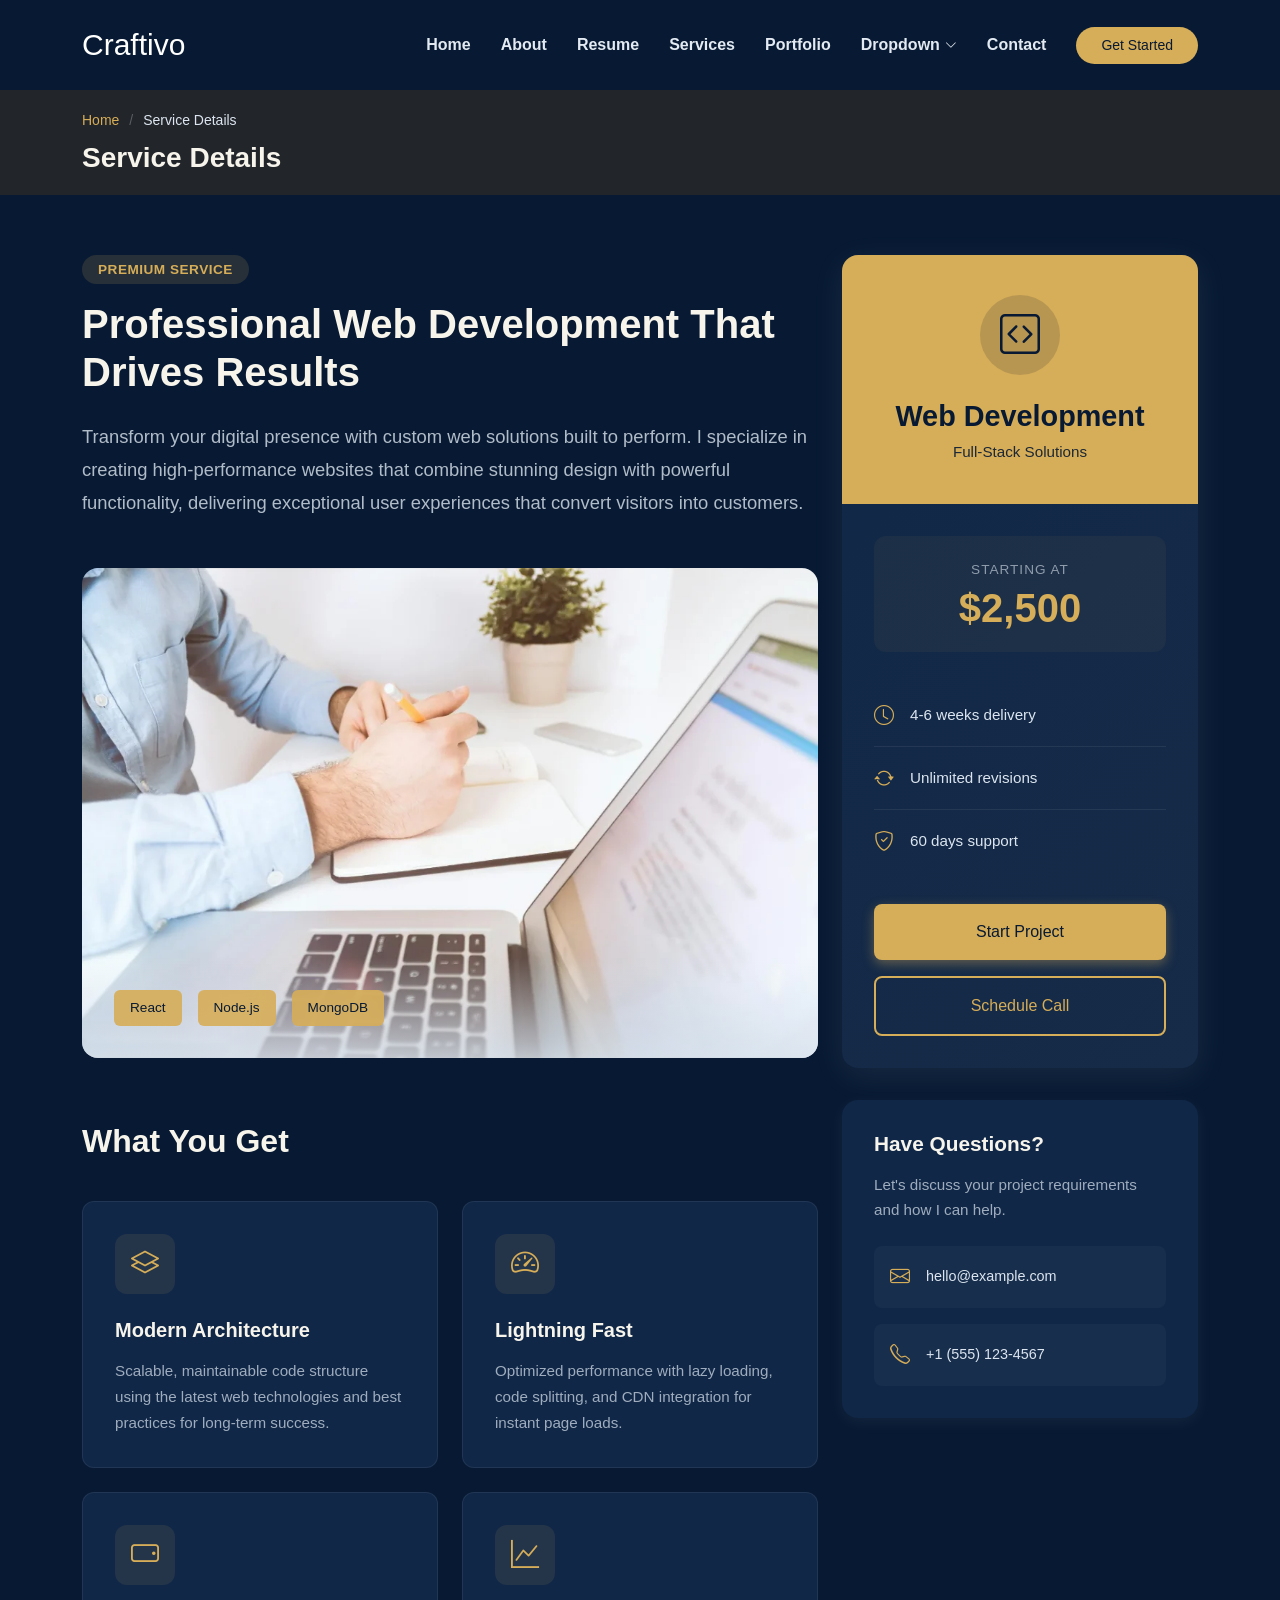
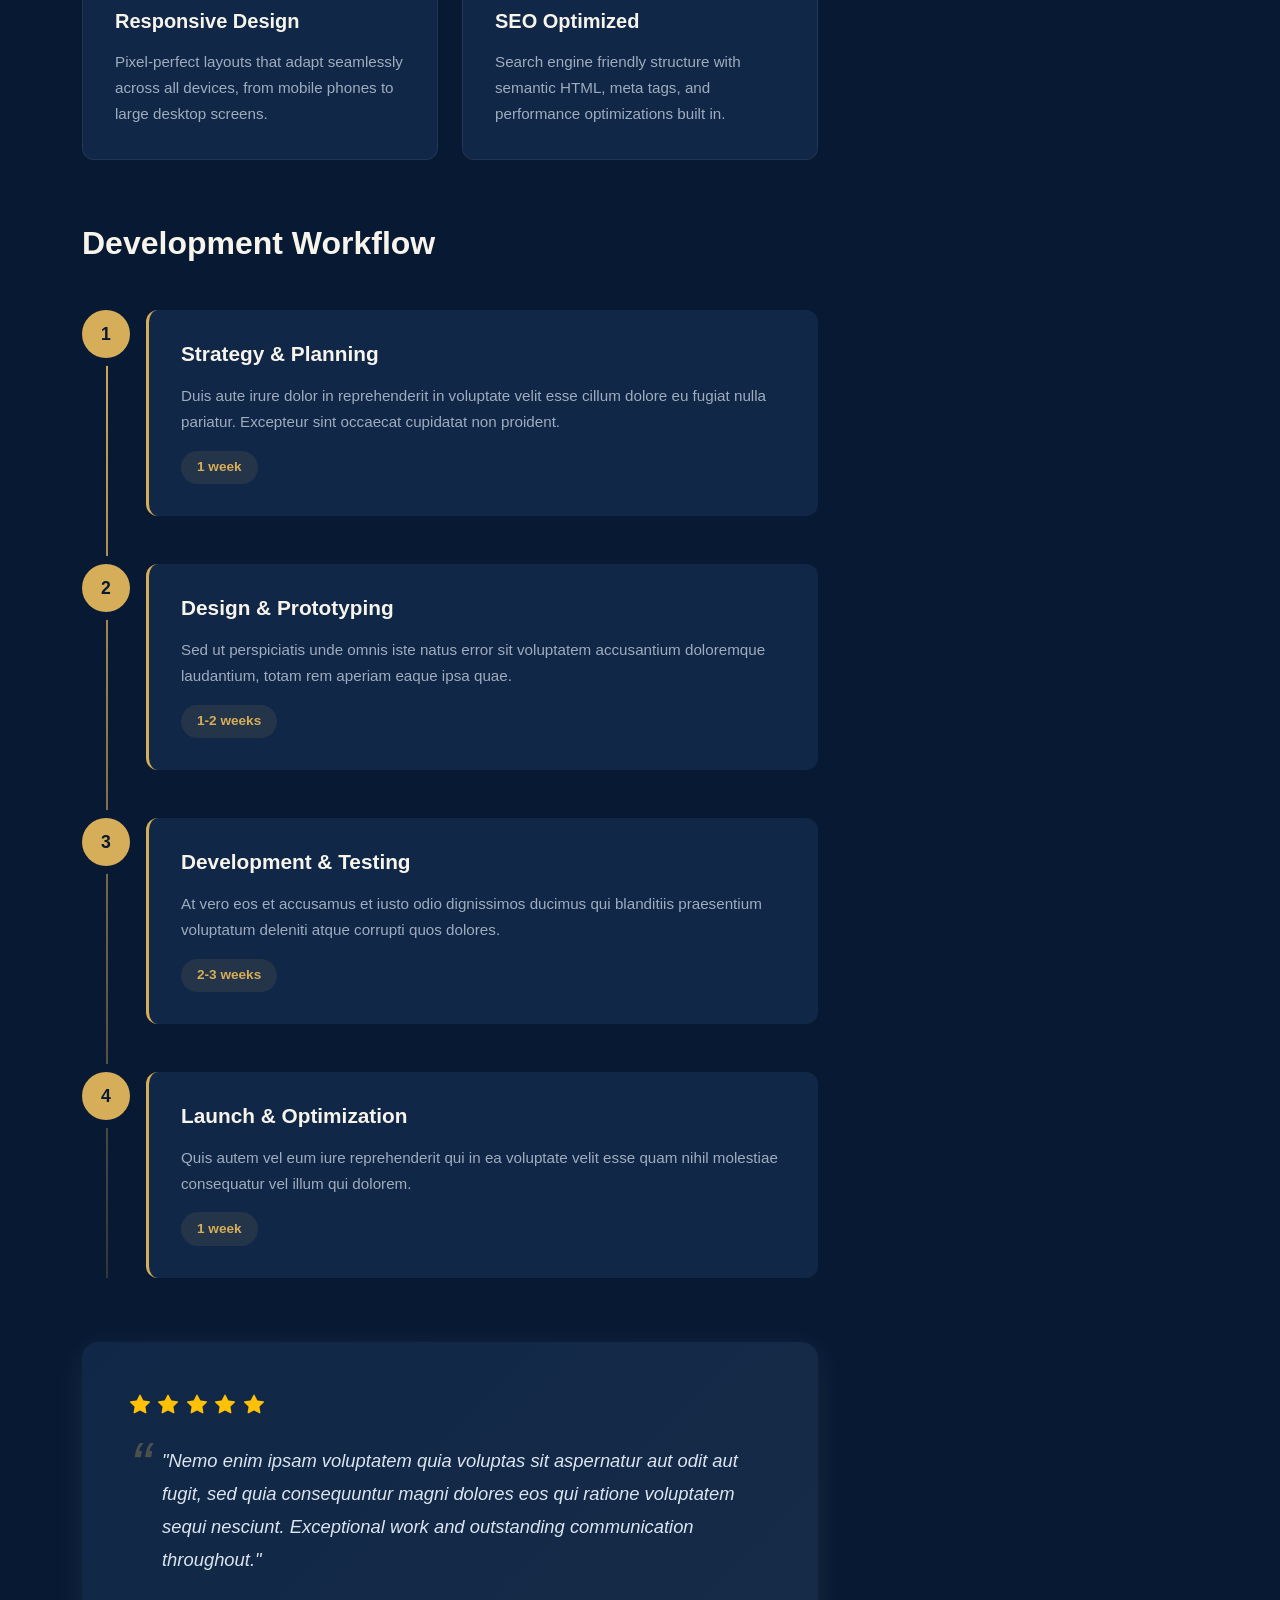
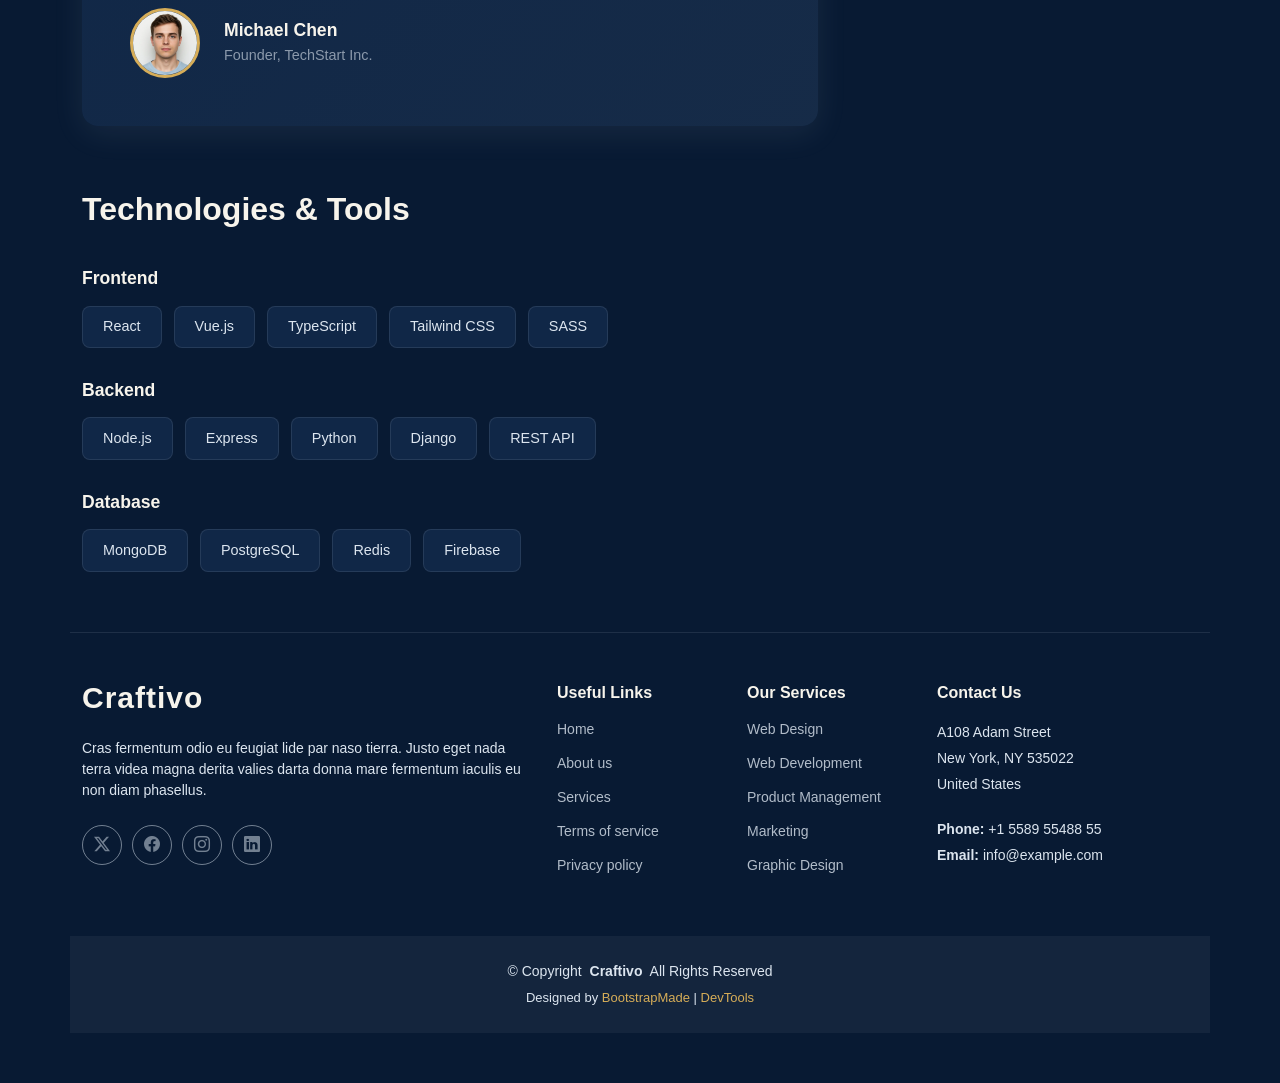
<file: Craftivo/service-details.html>
<!DOCTYPE html>
<html lang="en">

<head>
  <meta charset="utf-8">
  <meta content="width=device-width, initial-scale=1.0" name="viewport">
  <title>Service Details - Craftivo Bootstrap Template</title>
  <meta name="description" content="">
  <meta name="keywords" content="">

  <!-- Favicons -->
  <link href="assets/img/favicon.png" rel="icon">
  <link href="assets/img/apple-touch-icon.png" rel="apple-touch-icon">

  <!-- Fonts -->
  <link href="https://fonts.googleapis.com" rel="preconnect">
  <link href="https://fonts.gstatic.com" rel="preconnect" crossorigin>
  <link href="https://fonts.googleapis.com/css2?family=Roboto:ital,wght@0,100;0,300;0,400;0,500;0,700;0,900;1,100;1,300;1,400;1,500;1,700;1,900&family=Raleway:ital,wght@0,100;0,200;0,300;0,400;0,500;0,600;0,700;0,800;0,900;1,100;1,200;1,300;1,400;1,500;1,600;1,700;1,800;1,900&family=Mulish:ital,wght@0,200;0,300;0,400;0,500;0,600;0,700;0,800;0,900;1,200;1,300;1,400;1,500;1,600;1,700;1,800;1,900&display=swap" rel="stylesheet">

  <!-- Vendor CSS Files -->
  <link href="assets/vendor/bootstrap/css/bootstrap.min.css" rel="stylesheet">
  <link href="assets/vendor/bootstrap-icons/bootstrap-icons.css" rel="stylesheet">
  <link href="assets/vendor/aos/aos.css" rel="stylesheet">
  <link href="assets/vendor/glightbox/css/glightbox.min.css" rel="stylesheet">
  <link href="assets/vendor/swiper/swiper-bundle.min.css" rel="stylesheet">

  <!-- Main CSS File -->
  <link href="assets/css/main.css" rel="stylesheet">

  <!-- =======================================================
  * Template Name: Craftivo
  * Template URL: https://bootstrapmade.com/craftivo-bootstrap-portfolio-template/
  * Updated: Oct 04 2025 with Bootstrap v5.3.8
  * Author: BootstrapMade.com
  * License: https://bootstrapmade.com/license/
  ======================================================== -->
</head>

<body class="service-details-page">

  <header id="header" class="header d-flex align-items-center sticky-top">
    <div class="container-fluid container-xl position-relative d-flex align-items-center">

      <a href="index.html" class="logo d-flex align-items-center me-auto">
        <!-- Uncomment the line below if you also wish to use an image logo -->
        <!-- <img src="assets/img/logo.webp" alt=""> -->
        <h1 class="sitename">Craftivo</h1>
      </a>

      <nav id="navmenu" class="navmenu">
        <ul>
          <li><a href="#hero">Home</a></li>
          <li><a href="#about">About</a></li>
          <li><a href="#resume">Resume</a></li>
          <li><a href="#services">Services</a></li>
          <li><a href="#portfolio">Portfolio</a></li>
          <li class="dropdown"><a href="#"><span>Dropdown</span> <i class="bi bi-chevron-down toggle-dropdown"></i></a>
            <ul>
              <li><a href="#">Dropdown 1</a></li>
              <li class="dropdown"><a href="#"><span>Deep Dropdown</span> <i class="bi bi-chevron-down toggle-dropdown"></i></a>
                <ul>
                  <li><a href="#">Deep Dropdown 1</a></li>
                  <li><a href="#">Deep Dropdown 2</a></li>
                  <li><a href="#">Deep Dropdown 3</a></li>
                  <li><a href="#">Deep Dropdown 4</a></li>
                  <li><a href="#">Deep Dropdown 5</a></li>
                </ul>
              </li>
              <li><a href="#">Dropdown 2</a></li>
              <li><a href="#">Dropdown 3</a></li>
              <li><a href="#">Dropdown 4</a></li>
            </ul>
          </li>
          <li><a href="#contact">Contact</a></li>
        </ul>
        <i class="mobile-nav-toggle d-xl-none bi bi-list"></i>
      </nav>

      <a class="btn-getstarted" href="#about">Get Started</a>

    </div>
  </header>

  <main class="main">

    <!-- Page Title -->
    <div class="page-title light-background">
      <div class="container">
        <nav class="breadcrumbs">
          <ol>
            <li><a href="index.html">Home</a></li>
            <li class="current">Service Details</li>
          </ol>
        </nav>
        <h1>Service Details</h1>
      </div>
    </div><!-- End Page Title -->

    <!-- Service Details Section -->
    <section id="service-details" class="service-details section">

      <div class="container" data-aos="fade-up" data-aos-delay="100">

        <div class="row">

          <div class="col-lg-4 order-lg-2">

            <div class="sticky-sidebar">

              <div class="service-card" data-aos="fade-left" data-aos-delay="200">
                <div class="card-header">
                  <div class="service-icon">
                    <i class="bi bi-code-square"></i>
                  </div>
                  <h3>Web Development</h3>
                  <p class="service-tagline">Full-Stack Solutions</p>
                </div>
                <div class="card-body">
                  <div class="price-tag">
                    <span class="label">Starting at</span>
                    <span class="price">$2,500</span>
                  </div>
                  <ul class="quick-info">
                    <li>
                      <i class="bi bi-clock"></i>
                      <span>4-6 weeks delivery</span>
                    </li>
                    <li>
                      <i class="bi bi-arrow-repeat"></i>
                      <span>Unlimited revisions</span>
                    </li>
                    <li>
                      <i class="bi bi-shield-check"></i>
                      <span>60 days support</span>
                    </li>
                  </ul>
                  <div class="cta-buttons">
                    <a href="#" class="btn-primary">Start Project</a>
                    <a href="#" class="btn-secondary">Schedule Call</a>
                  </div>
                </div>
              </div>

              <div class="contact-card" data-aos="fade-left" data-aos-delay="300">
                <h4>Have Questions?</h4>
                <p>Let's discuss your project requirements and how I can help.</p>
                <div class="contact-methods">
                  <a href="mailto:hello@example.com" class="contact-item">
                    <i class="bi bi-envelope"></i>
                    <span>hello@example.com</span>
                  </a>
                  <a href="tel:+15551234567" class="contact-item">
                    <i class="bi bi-telephone"></i>
                    <span>+1 (555) 123-4567</span>
                  </a>
                </div>
              </div>

            </div>

          </div>

          <div class="col-lg-8 order-lg-1">

            <div class="service-overview" data-aos="fade-up" data-aos-delay="200">
              <div class="overview-header">
                <span class="badge">Premium Service</span>
                <h2>Professional Web Development That Drives Results</h2>
              </div>
              <p class="lead-text">Transform your digital presence with custom web solutions built to perform. I specialize in creating high-performance websites that combine stunning design with powerful functionality, delivering exceptional user experiences that convert visitors into customers.</p>
            </div>

            <div class="service-image-showcase" data-aos="zoom-in" data-aos-delay="300">
              <img src="assets/img/services/services-1.webp" alt="Web Development" class="img-fluid main-image">
              <div class="image-overlay">
                <div class="tech-stack">
                  <span class="tech-item">React</span>
                  <span class="tech-item">Node.js</span>
                  <span class="tech-item">MongoDB</span>
                </div>
              </div>
            </div>

            <div class="features-grid" data-aos="fade-up" data-aos-delay="400">
              <h3 class="section-heading">What You Get</h3>
              <div class="row g-4">
                <div class="col-md-6">
                  <div class="feature-box">
                    <div class="icon-wrapper">
                      <i class="bi bi-layers"></i>
                    </div>
                    <h4>Modern Architecture</h4>
                    <p>Scalable, maintainable code structure using the latest web technologies and best practices for long-term success.</p>
                  </div>
                </div>
                <div class="col-md-6">
                  <div class="feature-box">
                    <div class="icon-wrapper">
                      <i class="bi bi-speedometer2"></i>
                    </div>
                    <h4>Lightning Fast</h4>
                    <p>Optimized performance with lazy loading, code splitting, and CDN integration for instant page loads.</p>
                  </div>
                </div>
                <div class="col-md-6">
                  <div class="feature-box">
                    <div class="icon-wrapper">
                      <i class="bi bi-phone-landscape"></i>
                    </div>
                    <h4>Responsive Design</h4>
                    <p>Pixel-perfect layouts that adapt seamlessly across all devices, from mobile phones to large desktop screens.</p>
                  </div>
                </div>
                <div class="col-md-6">
                  <div class="feature-box">
                    <div class="icon-wrapper">
                      <i class="bi bi-graph-up"></i>
                    </div>
                    <h4>SEO Optimized</h4>
                    <p>Search engine friendly structure with semantic HTML, meta tags, and performance optimizations built in.</p>
                  </div>
                </div>
              </div>
            </div>

            <div class="workflow-section" data-aos="fade-up" data-aos-delay="500">
              <h3 class="section-heading">Development Workflow</h3>
              <div class="timeline">
                <div class="timeline-item">
                  <div class="timeline-marker">1</div>
                  <div class="timeline-content">
                    <h4>Strategy &amp; Planning</h4>
                    <p>Duis aute irure dolor in reprehenderit in voluptate velit esse cillum dolore eu fugiat nulla pariatur. Excepteur sint occaecat cupidatat non proident.</p>
                    <span class="duration">1 week</span>
                  </div>
                </div>
                <div class="timeline-item">
                  <div class="timeline-marker">2</div>
                  <div class="timeline-content">
                    <h4>Design &amp; Prototyping</h4>
                    <p>Sed ut perspiciatis unde omnis iste natus error sit voluptatem accusantium doloremque laudantium, totam rem aperiam eaque ipsa quae.</p>
                    <span class="duration">1-2 weeks</span>
                  </div>
                </div>
                <div class="timeline-item">
                  <div class="timeline-marker">3</div>
                  <div class="timeline-content">
                    <h4>Development &amp; Testing</h4>
                    <p>At vero eos et accusamus et iusto odio dignissimos ducimus qui blanditiis praesentium voluptatum deleniti atque corrupti quos dolores.</p>
                    <span class="duration">2-3 weeks</span>
                  </div>
                </div>
                <div class="timeline-item">
                  <div class="timeline-marker">4</div>
                  <div class="timeline-content">
                    <h4>Launch &amp; Optimization</h4>
                    <p>Quis autem vel eum iure reprehenderit qui in ea voluptate velit esse quam nihil molestiae consequatur vel illum qui dolorem.</p>
                    <span class="duration">1 week</span>
                  </div>
                </div>
              </div>
            </div>

            <div class="testimonial-section" data-aos="fade-up" data-aos-delay="600">
              <div class="testimonial-card">
                <div class="stars">
                  <i class="bi bi-star-fill"></i>
                  <i class="bi bi-star-fill"></i>
                  <i class="bi bi-star-fill"></i>
                  <i class="bi bi-star-fill"></i>
                  <i class="bi bi-star-fill"></i>
                </div>
                <blockquote>
                  "Nemo enim ipsam voluptatem quia voluptas sit aspernatur aut odit aut fugit, sed quia consequuntur magni dolores eos qui ratione voluptatem sequi nesciunt. Exceptional work and outstanding communication throughout."
                </blockquote>
                <div class="client-info">
                  <img src="assets/img/person/person-m-5.webp" alt="Michael Chen" class="client-avatar">
                  <div class="client-details">
                    <h5>Michael Chen</h5>
                    <p>Founder, TechStart Inc.</p>
                  </div>
                </div>
              </div>
            </div>

            <div class="tech-details" data-aos="fade-up" data-aos-delay="700">
              <h3 class="section-heading">Technologies &amp; Tools</h3>
              <div class="tech-categories">
                <div class="tech-category">
                  <h5>Frontend</h5>
                  <div class="tech-tags">
                    <span>React</span>
                    <span>Vue.js</span>
                    <span>TypeScript</span>
                    <span>Tailwind CSS</span>
                    <span>SASS</span>
                  </div>
                </div>
                <div class="tech-category">
                  <h5>Backend</h5>
                  <div class="tech-tags">
                    <span>Node.js</span>
                    <span>Express</span>
                    <span>Python</span>
                    <span>Django</span>
                    <span>REST API</span>
                  </div>
                </div>
                <div class="tech-category">
                  <h5>Database</h5>
                  <div class="tech-tags">
                    <span>MongoDB</span>
                    <span>PostgreSQL</span>
                    <span>Redis</span>
                    <span>Firebase</span>
                  </div>
                </div>
              </div>
            </div>

          </div>

        </div>

      </div>

    </section><!-- /Service Details Section -->

  </main>

  <footer id="footer" class="footer">

    <div class="container footer-top">
      <div class="row gy-4">
        <div class="col-lg-5 col-md-12 footer-about">
          <a href="index.html" class="logo d-flex align-items-center">
            <span class="sitename">Craftivo</span>
          </a>
          <p>Cras fermentum odio eu feugiat lide par naso tierra. Justo eget nada terra videa magna derita valies darta donna mare fermentum iaculis eu non diam phasellus.</p>
          <div class="social-links d-flex mt-4">
            <a href=""><i class="bi bi-twitter-x"></i></a>
            <a href=""><i class="bi bi-facebook"></i></a>
            <a href=""><i class="bi bi-instagram"></i></a>
            <a href=""><i class="bi bi-linkedin"></i></a>
          </div>
        </div>

        <div class="col-lg-2 col-6 footer-links">
          <h4>Useful Links</h4>
          <ul>
            <li><a href="#">Home</a></li>
            <li><a href="#">About us</a></li>
            <li><a href="#">Services</a></li>
            <li><a href="#">Terms of service</a></li>
            <li><a href="#">Privacy policy</a></li>
          </ul>
        </div>

        <div class="col-lg-2 col-6 footer-links">
          <h4>Our Services</h4>
          <ul>
            <li><a href="#">Web Design</a></li>
            <li><a href="#">Web Development</a></li>
            <li><a href="#">Product Management</a></li>
            <li><a href="#">Marketing</a></li>
            <li><a href="#">Graphic Design</a></li>
          </ul>
        </div>

        <div class="col-lg-3 col-md-12 footer-contact text-center text-md-start">
          <h4>Contact Us</h4>
          <p>A108 Adam Street</p>
          <p>New York, NY 535022</p>
          <p>United States</p>
          <p class="mt-4"><strong>Phone:</strong> <span>+1 5589 55488 55</span></p>
          <p><strong>Email:</strong> <span>info@example.com</span></p>
        </div>

      </div>
    </div>

    <div class="container copyright text-center mt-4">
      <p>© <span>Copyright</span> <strong class="px-1 sitename">Craftivo</strong> <span>All Rights Reserved</span></p>
      <div class="credits">
        <!-- All the links in the footer should remain intact. -->
        <!-- You can delete the links only if you've purchased the pro version. -->
        <!-- Licensing information: https://bootstrapmade.com/license/ -->
        <!-- Purchase the pro version with working PHP/AJAX contact form: [buy-url] -->
        Designed by <a href="https://bootstrapmade.com/">BootstrapMade</a> | <a href="https://bootstrapmade.com/tools/">DevTools</a>
      </div>
    </div>

  </footer>

  <!-- Scroll Top -->
  <a href="#" id="scroll-top" class="scroll-top d-flex align-items-center justify-content-center"><i class="bi bi-arrow-up-short"></i></a>

  <!-- Preloader -->
  <div id="preloader"></div>

  <!-- Vendor JS Files -->
  <script src="assets/vendor/bootstrap/js/bootstrap.bundle.min.js"></script>
  <script src="assets/vendor/php-email-form/validate.js"></script>
  <script src="assets/vendor/aos/aos.js"></script>
  <script src="assets/vendor/typed.js/typed.umd.js"></script>
  <script src="assets/vendor/waypoints/noframework.waypoints.js"></script>
  <script src="assets/vendor/glightbox/js/glightbox.min.js"></script>
  <script src="assets/vendor/imagesloaded/imagesloaded.pkgd.min.js"></script>
  <script src="assets/vendor/isotope-layout/isotope.pkgd.min.js"></script>
  <script src="assets/vendor/swiper/swiper-bundle.min.js"></script>

  <!-- Main JS File -->
  <script src="assets/js/main.js"></script>

</body>

</html>
</file>
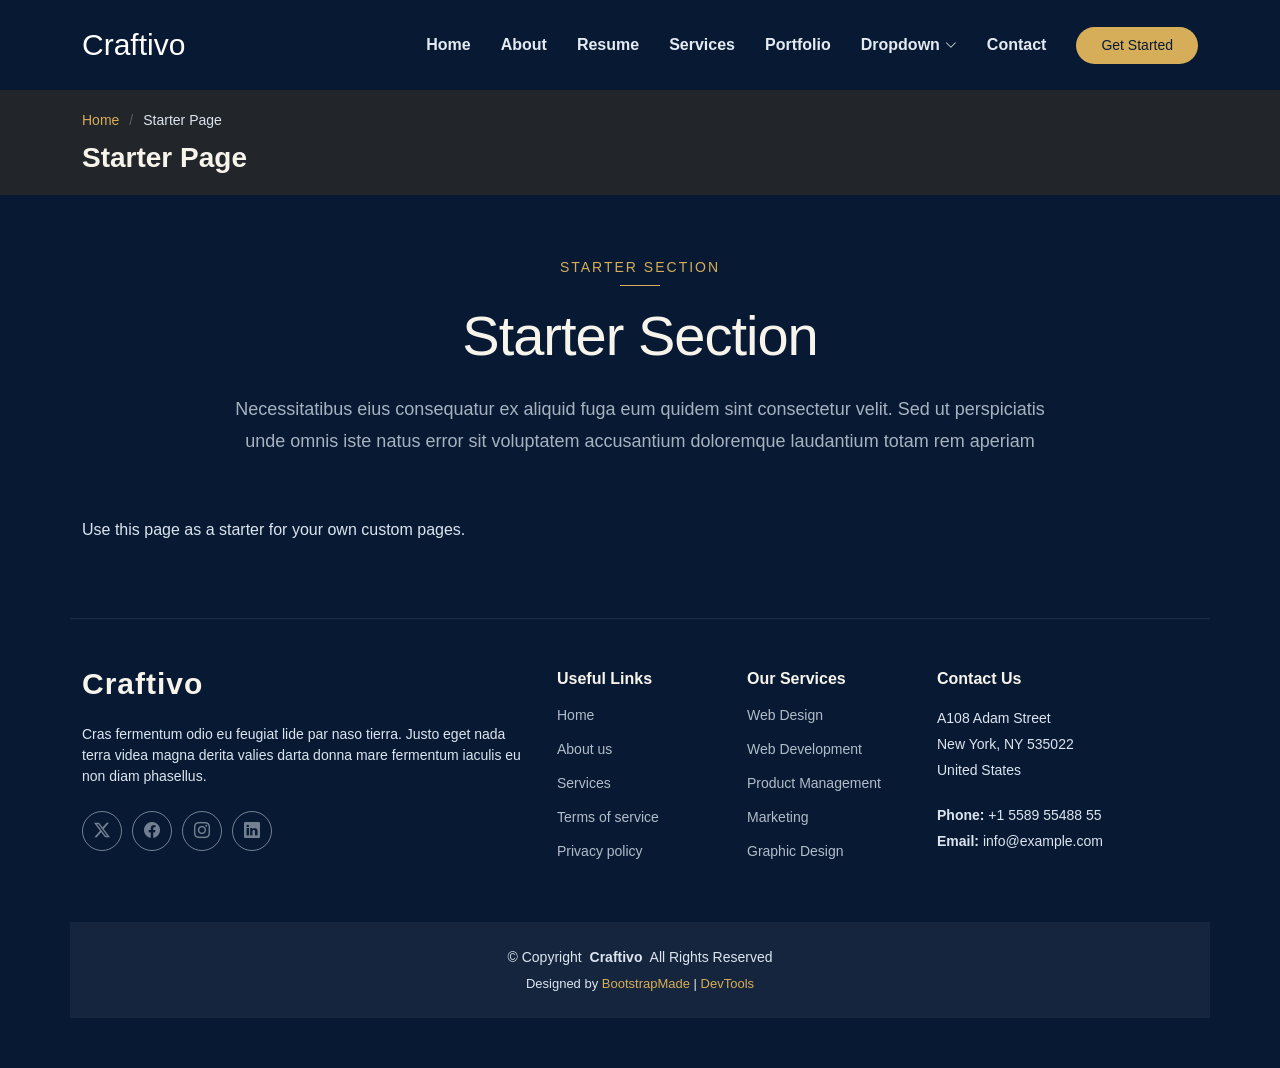
<file: Craftivo/starter-page.html>
<!DOCTYPE html>
<html lang="en">

<head>
  <meta charset="utf-8">
  <meta content="width=device-width, initial-scale=1.0" name="viewport">
  <title>Starter Page - Craftivo Bootstrap Template</title>
  <meta name="description" content="">
  <meta name="keywords" content="">

  <!-- Favicons -->
  <link href="assets/img/favicon.png" rel="icon">
  <link href="assets/img/apple-touch-icon.png" rel="apple-touch-icon">

  <!-- Fonts -->
  <link href="https://fonts.googleapis.com" rel="preconnect">
  <link href="https://fonts.gstatic.com" rel="preconnect" crossorigin>
  <link href="https://fonts.googleapis.com/css2?family=Roboto:ital,wght@0,100;0,300;0,400;0,500;0,700;0,900;1,100;1,300;1,400;1,500;1,700;1,900&family=Raleway:ital,wght@0,100;0,200;0,300;0,400;0,500;0,600;0,700;0,800;0,900;1,100;1,200;1,300;1,400;1,500;1,600;1,700;1,800;1,900&family=Mulish:ital,wght@0,200;0,300;0,400;0,500;0,600;0,700;0,800;0,900;1,200;1,300;1,400;1,500;1,600;1,700;1,800;1,900&display=swap" rel="stylesheet">

  <!-- Vendor CSS Files -->
  <link href="assets/vendor/bootstrap/css/bootstrap.min.css" rel="stylesheet">
  <link href="assets/vendor/bootstrap-icons/bootstrap-icons.css" rel="stylesheet">
  <link href="assets/vendor/aos/aos.css" rel="stylesheet">
  <link href="assets/vendor/glightbox/css/glightbox.min.css" rel="stylesheet">
  <link href="assets/vendor/swiper/swiper-bundle.min.css" rel="stylesheet">

  <!-- Main CSS File -->
  <link href="assets/css/main.css" rel="stylesheet">

  <!-- =======================================================
  * Template Name: Craftivo
  * Template URL: https://bootstrapmade.com/craftivo-bootstrap-portfolio-template/
  * Updated: Oct 04 2025 with Bootstrap v5.3.8
  * Author: BootstrapMade.com
  * License: https://bootstrapmade.com/license/
  ======================================================== -->
</head>

<body class="starter-page-page">

  <header id="header" class="header d-flex align-items-center sticky-top">
    <div class="container-fluid container-xl position-relative d-flex align-items-center">

      <a href="index.html" class="logo d-flex align-items-center me-auto">
        <!-- Uncomment the line below if you also wish to use an image logo -->
        <!-- <img src="assets/img/logo.webp" alt=""> -->
        <h1 class="sitename">Craftivo</h1>
      </a>

      <nav id="navmenu" class="navmenu">
        <ul>
          <li><a href="#hero">Home</a></li>
          <li><a href="#about">About</a></li>
          <li><a href="#resume">Resume</a></li>
          <li><a href="#services">Services</a></li>
          <li><a href="#portfolio">Portfolio</a></li>
          <li class="dropdown"><a href="#"><span>Dropdown</span> <i class="bi bi-chevron-down toggle-dropdown"></i></a>
            <ul>
              <li><a href="#">Dropdown 1</a></li>
              <li class="dropdown"><a href="#"><span>Deep Dropdown</span> <i class="bi bi-chevron-down toggle-dropdown"></i></a>
                <ul>
                  <li><a href="#">Deep Dropdown 1</a></li>
                  <li><a href="#">Deep Dropdown 2</a></li>
                  <li><a href="#">Deep Dropdown 3</a></li>
                  <li><a href="#">Deep Dropdown 4</a></li>
                  <li><a href="#">Deep Dropdown 5</a></li>
                </ul>
              </li>
              <li><a href="#">Dropdown 2</a></li>
              <li><a href="#">Dropdown 3</a></li>
              <li><a href="#">Dropdown 4</a></li>
            </ul>
          </li>
          <li><a href="#contact">Contact</a></li>
        </ul>
        <i class="mobile-nav-toggle d-xl-none bi bi-list"></i>
      </nav>

      <a class="btn-getstarted" href="#about">Get Started</a>

    </div>
  </header>

  <main class="main">

    <!-- Page Title -->
    <div class="page-title light-background">
      <div class="container">
        <nav class="breadcrumbs">
          <ol>
            <li><a href="index.html">Home</a></li>
            <li class="current">Starter Page</li>
          </ol>
        </nav>
        <h1>Starter Page</h1>
      </div>
    </div><!-- End Page Title -->

    <!-- Starter Section Section -->
    <section id="starter-section" class="starter-section section">

      <!-- Section Title -->
      <div class="container section-title" data-aos="fade-up">
        <span class="subtitle">Starter Section</span>
        <h2>Starter Section</h2>
        <p>Necessitatibus eius consequatur ex aliquid fuga eum quidem sint consectetur velit. Sed ut perspiciatis unde omnis iste natus error sit voluptatem accusantium doloremque laudantium totam rem aperiam</p>
      </div><!-- End Section Title -->

      <div class="container" data-aos="fade-up">
        <p>Use this page as a starter for your own custom pages.</p>
      </div>

    </section><!-- /Starter Section Section -->

  </main>

  <footer id="footer" class="footer">

    <div class="container footer-top">
      <div class="row gy-4">
        <div class="col-lg-5 col-md-12 footer-about">
          <a href="index.html" class="logo d-flex align-items-center">
            <span class="sitename">Craftivo</span>
          </a>
          <p>Cras fermentum odio eu feugiat lide par naso tierra. Justo eget nada terra videa magna derita valies darta donna mare fermentum iaculis eu non diam phasellus.</p>
          <div class="social-links d-flex mt-4">
            <a href=""><i class="bi bi-twitter-x"></i></a>
            <a href=""><i class="bi bi-facebook"></i></a>
            <a href=""><i class="bi bi-instagram"></i></a>
            <a href=""><i class="bi bi-linkedin"></i></a>
          </div>
        </div>

        <div class="col-lg-2 col-6 footer-links">
          <h4>Useful Links</h4>
          <ul>
            <li><a href="#">Home</a></li>
            <li><a href="#">About us</a></li>
            <li><a href="#">Services</a></li>
            <li><a href="#">Terms of service</a></li>
            <li><a href="#">Privacy policy</a></li>
          </ul>
        </div>

        <div class="col-lg-2 col-6 footer-links">
          <h4>Our Services</h4>
          <ul>
            <li><a href="#">Web Design</a></li>
            <li><a href="#">Web Development</a></li>
            <li><a href="#">Product Management</a></li>
            <li><a href="#">Marketing</a></li>
            <li><a href="#">Graphic Design</a></li>
          </ul>
        </div>

        <div class="col-lg-3 col-md-12 footer-contact text-center text-md-start">
          <h4>Contact Us</h4>
          <p>A108 Adam Street</p>
          <p>New York, NY 535022</p>
          <p>United States</p>
          <p class="mt-4"><strong>Phone:</strong> <span>+1 5589 55488 55</span></p>
          <p><strong>Email:</strong> <span>info@example.com</span></p>
        </div>

      </div>
    </div>

    <div class="container copyright text-center mt-4">
      <p>© <span>Copyright</span> <strong class="px-1 sitename">Craftivo</strong> <span>All Rights Reserved</span></p>
      <div class="credits">
        <!-- All the links in the footer should remain intact. -->
        <!-- You can delete the links only if you've purchased the pro version. -->
        <!-- Licensing information: https://bootstrapmade.com/license/ -->
        <!-- Purchase the pro version with working PHP/AJAX contact form: [buy-url] -->
        Designed by <a href="https://bootstrapmade.com/">BootstrapMade</a> | <a href="https://bootstrapmade.com/tools/">DevTools</a>
      </div>
    </div>

  </footer>

  <!-- Scroll Top -->
  <a href="#" id="scroll-top" class="scroll-top d-flex align-items-center justify-content-center"><i class="bi bi-arrow-up-short"></i></a>

  <!-- Preloader -->
  <div id="preloader"></div>

  <!-- Vendor JS Files -->
  <script src="assets/vendor/bootstrap/js/bootstrap.bundle.min.js"></script>
  <script src="assets/vendor/php-email-form/validate.js"></script>
  <script src="assets/vendor/aos/aos.js"></script>
  <script src="assets/vendor/typed.js/typed.umd.js"></script>
  <script src="assets/vendor/waypoints/noframework.waypoints.js"></script>
  <script src="assets/vendor/glightbox/js/glightbox.min.js"></script>
  <script src="assets/vendor/imagesloaded/imagesloaded.pkgd.min.js"></script>
  <script src="assets/vendor/isotope-layout/isotope.pkgd.min.js"></script>
  <script src="assets/vendor/swiper/swiper-bundle.min.js"></script>

  <!-- Main JS File -->
  <script src="assets/js/main.js"></script>

</body>

</html>
</file>
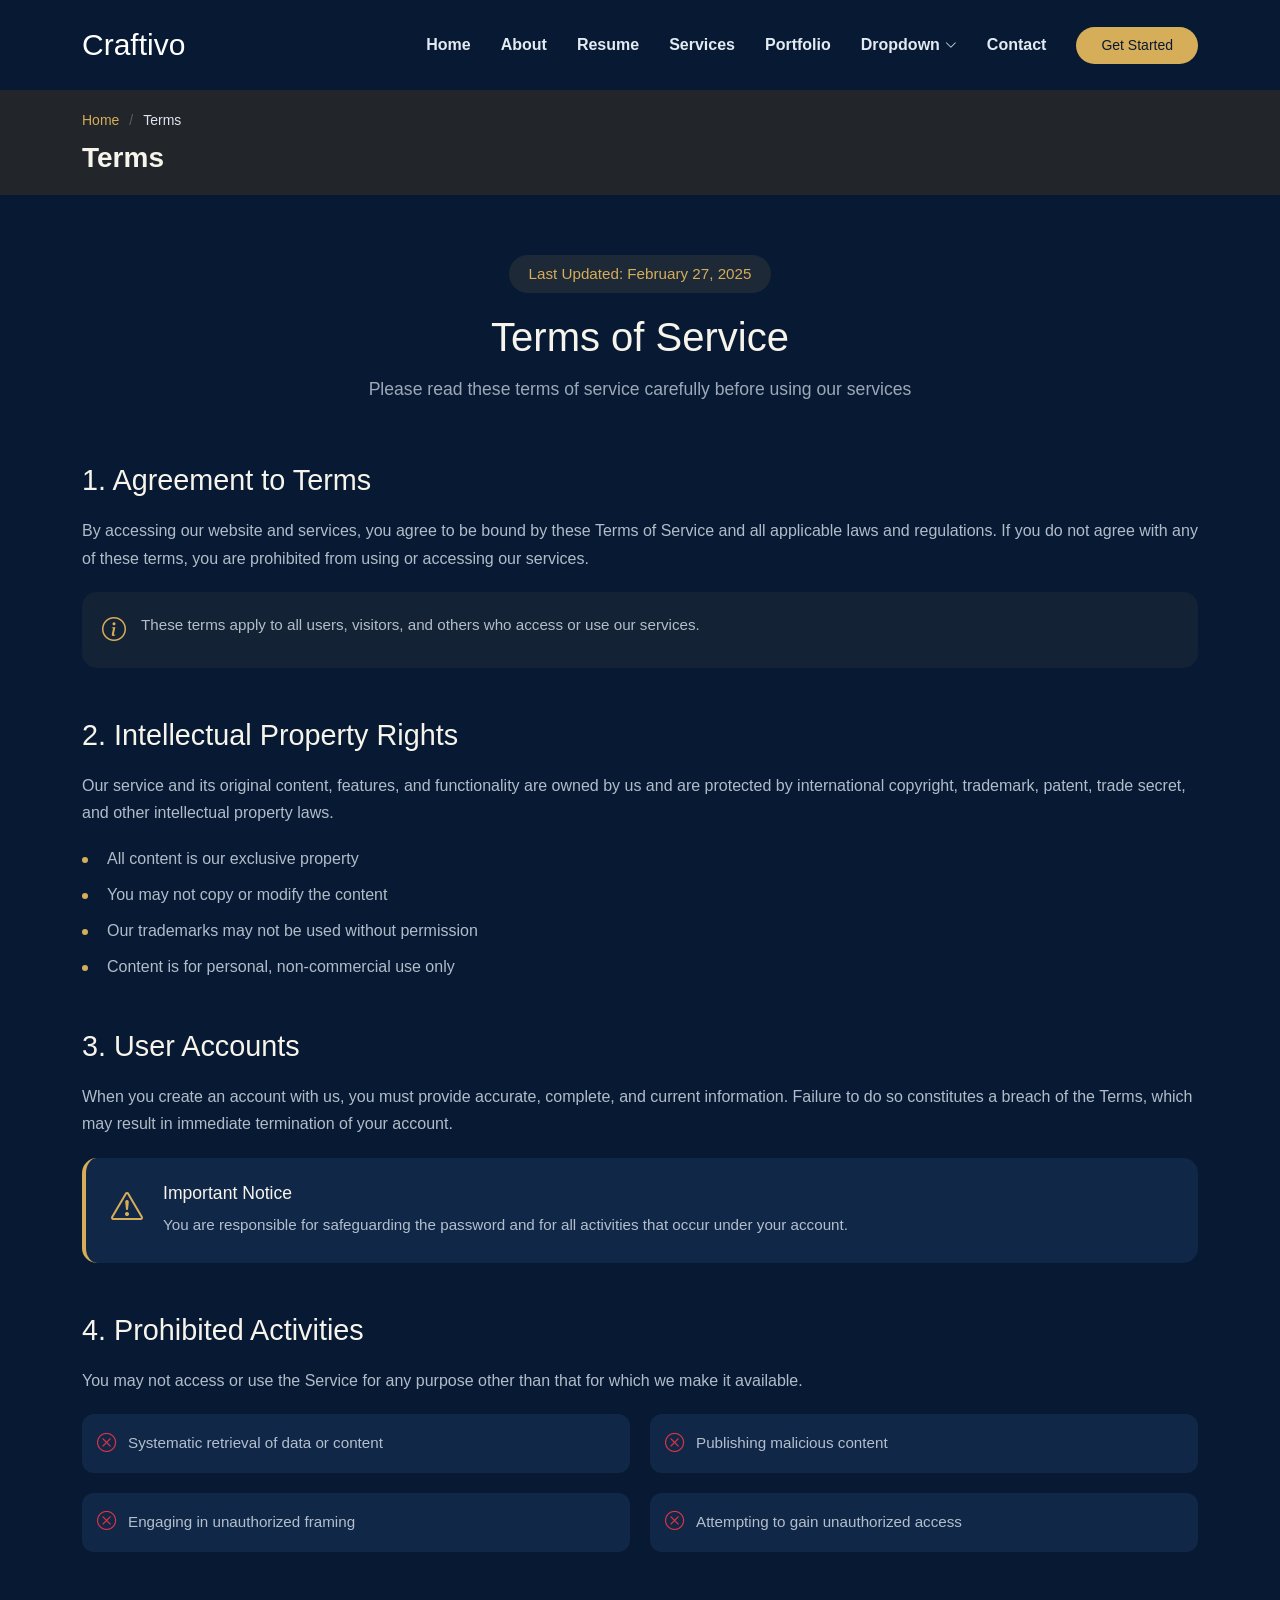
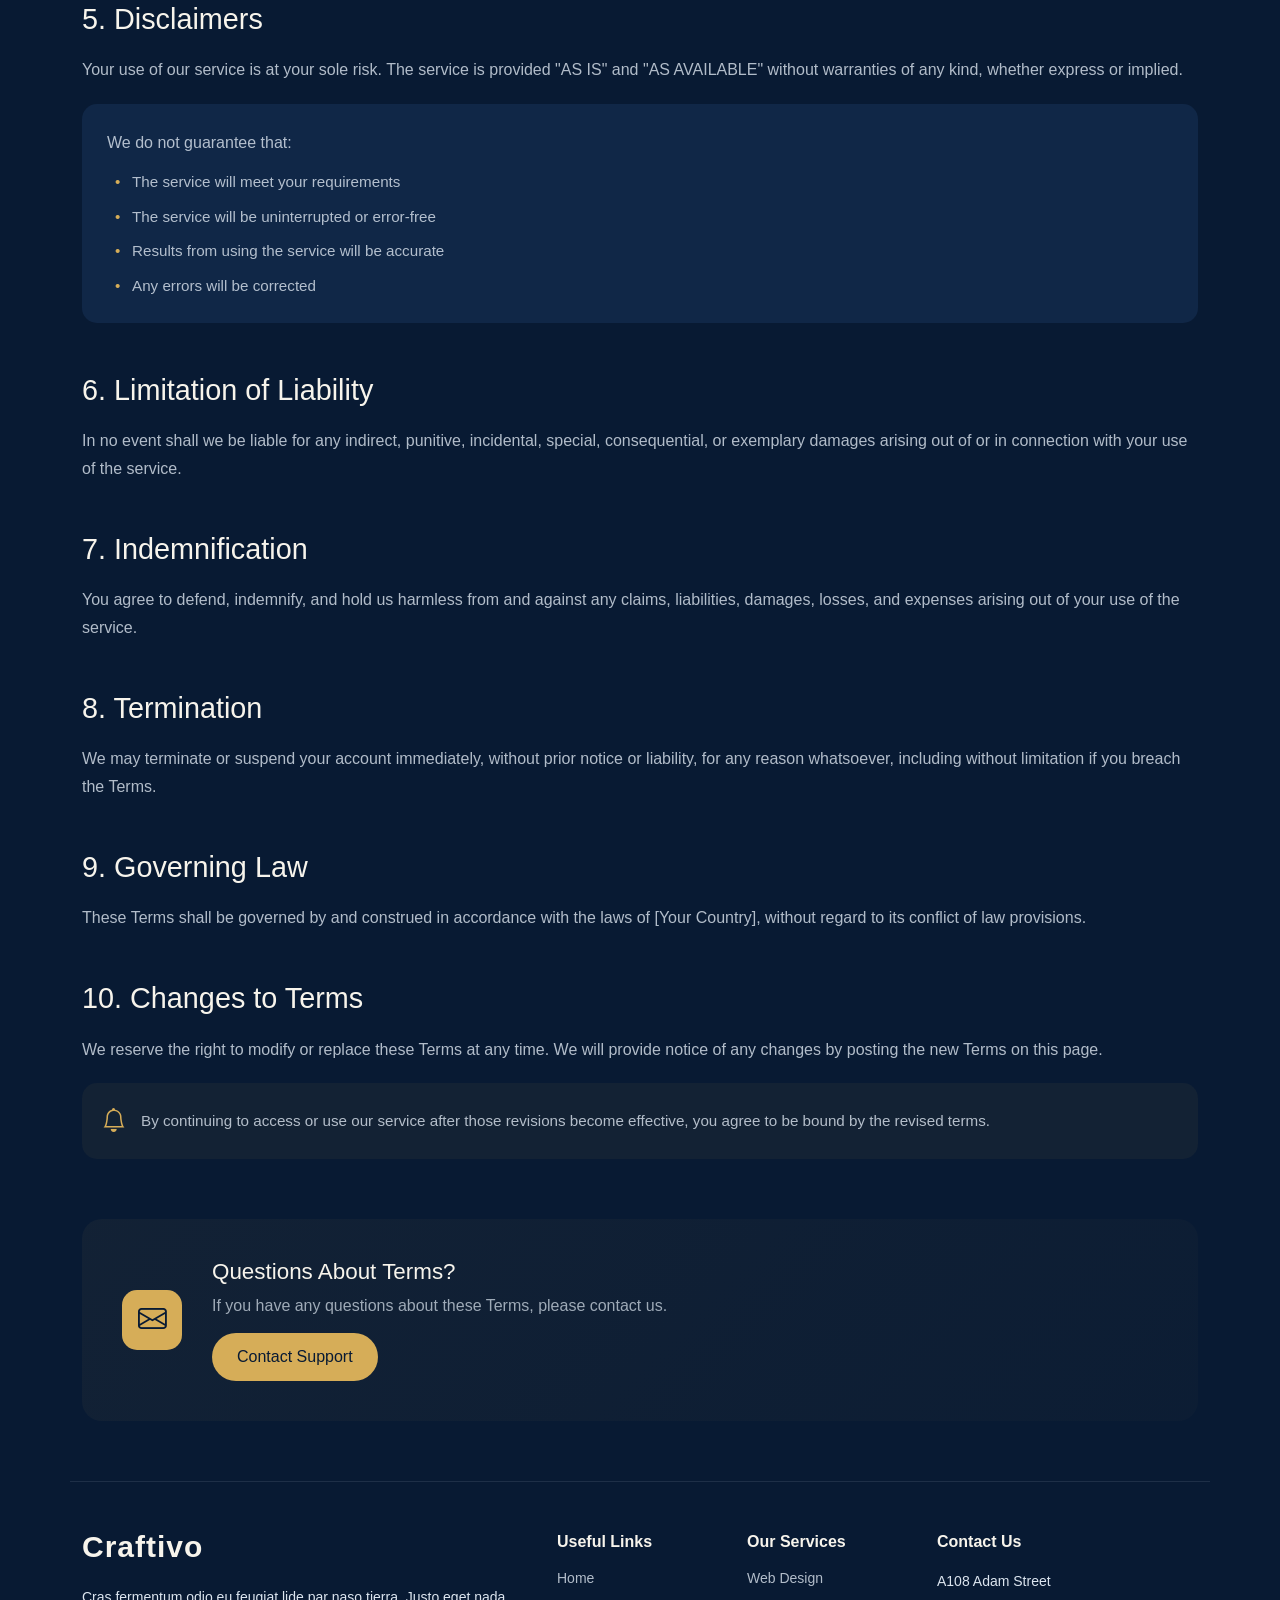
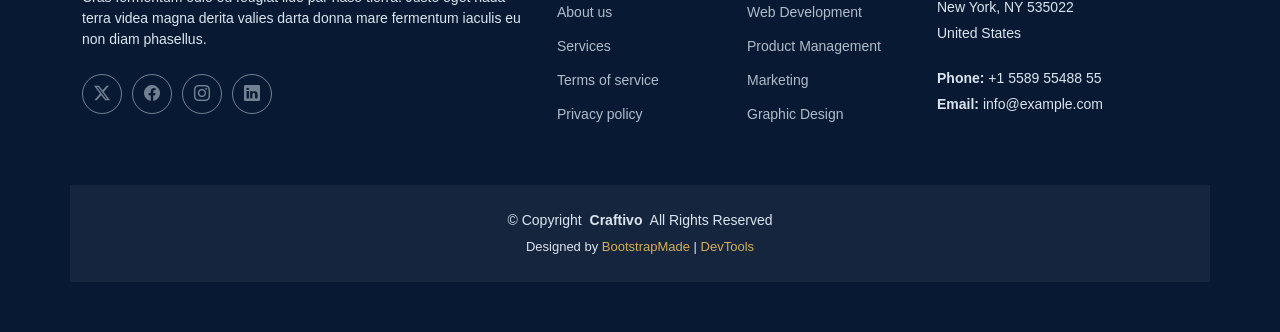
<file: Craftivo/terms.html>
<!DOCTYPE html>
<html lang="en">

<head>
  <meta charset="utf-8">
  <meta content="width=device-width, initial-scale=1.0" name="viewport">
  <title>Terms - Craftivo Bootstrap Template</title>
  <meta name="description" content="">
  <meta name="keywords" content="">

  <!-- Favicons -->
  <link href="assets/img/favicon.png" rel="icon">
  <link href="assets/img/apple-touch-icon.png" rel="apple-touch-icon">

  <!-- Fonts -->
  <link href="https://fonts.googleapis.com" rel="preconnect">
  <link href="https://fonts.gstatic.com" rel="preconnect" crossorigin>
  <link href="https://fonts.googleapis.com/css2?family=Roboto:ital,wght@0,100;0,300;0,400;0,500;0,700;0,900;1,100;1,300;1,400;1,500;1,700;1,900&family=Raleway:ital,wght@0,100;0,200;0,300;0,400;0,500;0,600;0,700;0,800;0,900;1,100;1,200;1,300;1,400;1,500;1,600;1,700;1,800;1,900&family=Mulish:ital,wght@0,200;0,300;0,400;0,500;0,600;0,700;0,800;0,900;1,200;1,300;1,400;1,500;1,600;1,700;1,800;1,900&display=swap" rel="stylesheet">

  <!-- Vendor CSS Files -->
  <link href="assets/vendor/bootstrap/css/bootstrap.min.css" rel="stylesheet">
  <link href="assets/vendor/bootstrap-icons/bootstrap-icons.css" rel="stylesheet">
  <link href="assets/vendor/aos/aos.css" rel="stylesheet">
  <link href="assets/vendor/glightbox/css/glightbox.min.css" rel="stylesheet">
  <link href="assets/vendor/swiper/swiper-bundle.min.css" rel="stylesheet">

  <!-- Main CSS File -->
  <link href="assets/css/main.css" rel="stylesheet">

  <!-- =======================================================
  * Template Name: Craftivo
  * Template URL: https://bootstrapmade.com/craftivo-bootstrap-portfolio-template/
  * Updated: Oct 04 2025 with Bootstrap v5.3.8
  * Author: BootstrapMade.com
  * License: https://bootstrapmade.com/license/
  ======================================================== -->
</head>

<body class="terms-page">

  <header id="header" class="header d-flex align-items-center sticky-top">
    <div class="container-fluid container-xl position-relative d-flex align-items-center">

      <a href="index.html" class="logo d-flex align-items-center me-auto">
        <!-- Uncomment the line below if you also wish to use an image logo -->
        <!-- <img src="assets/img/logo.webp" alt=""> -->
        <h1 class="sitename">Craftivo</h1>
      </a>

      <nav id="navmenu" class="navmenu">
        <ul>
          <li><a href="#hero">Home</a></li>
          <li><a href="#about">About</a></li>
          <li><a href="#resume">Resume</a></li>
          <li><a href="#services">Services</a></li>
          <li><a href="#portfolio">Portfolio</a></li>
          <li class="dropdown"><a href="#"><span>Dropdown</span> <i class="bi bi-chevron-down toggle-dropdown"></i></a>
            <ul>
              <li><a href="#">Dropdown 1</a></li>
              <li class="dropdown"><a href="#"><span>Deep Dropdown</span> <i class="bi bi-chevron-down toggle-dropdown"></i></a>
                <ul>
                  <li><a href="#">Deep Dropdown 1</a></li>
                  <li><a href="#">Deep Dropdown 2</a></li>
                  <li><a href="#">Deep Dropdown 3</a></li>
                  <li><a href="#">Deep Dropdown 4</a></li>
                  <li><a href="#">Deep Dropdown 5</a></li>
                </ul>
              </li>
              <li><a href="#">Dropdown 2</a></li>
              <li><a href="#">Dropdown 3</a></li>
              <li><a href="#">Dropdown 4</a></li>
            </ul>
          </li>
          <li><a href="#contact">Contact</a></li>
        </ul>
        <i class="mobile-nav-toggle d-xl-none bi bi-list"></i>
      </nav>

      <a class="btn-getstarted" href="#about">Get Started</a>

    </div>
  </header>

  <main class="main">

    <!-- Page Title -->
    <div class="page-title light-background">
      <div class="container">
        <nav class="breadcrumbs">
          <ol>
            <li><a href="index.html">Home</a></li>
            <li class="current">Terms</li>
          </ol>
        </nav>
        <h1>Terms</h1>
      </div>
    </div><!-- End Page Title -->

    <!-- Terms Of Service Section -->
    <section id="terms-of-service" class="terms-of-service section">

      <div class="container" data-aos="fade-up">
        <!-- Page Header -->
        <div class="tos-header text-center" data-aos="fade-up">
          <span class="last-updated">Last Updated: February 27, 2025</span>
          <h2>Terms of Service</h2>
          <p>Please read these terms of service carefully before using our services</p>
        </div>

        <!-- Content -->
        <div class="tos-content" data-aos="fade-up" data-aos-delay="200">
          <!-- Agreement Section -->
          <div id="agreement" class="content-section">
            <h3>1. Agreement to Terms</h3>
            <p>By accessing our website and services, you agree to be bound by these Terms of Service and all applicable laws and regulations. If you do not agree with any of these terms, you are prohibited from using or accessing our services.</p>
            <div class="info-box">
              <i class="bi bi-info-circle"></i>
              <p>These terms apply to all users, visitors, and others who access or use our services.</p>
            </div>
          </div>

          <!-- Intellectual Property -->
          <div id="intellectual-property" class="content-section">
            <h3>2. Intellectual Property Rights</h3>
            <p>Our service and its original content, features, and functionality are owned by us and are protected by international copyright, trademark, patent, trade secret, and other intellectual property laws.</p>
            <ul class="list-items">
              <li>All content is our exclusive property</li>
              <li>You may not copy or modify the content</li>
              <li>Our trademarks may not be used without permission</li>
              <li>Content is for personal, non-commercial use only</li>
            </ul>
          </div>

          <!-- User Accounts -->
          <div id="user-accounts" class="content-section">
            <h3>3. User Accounts</h3>
            <p>When you create an account with us, you must provide accurate, complete, and current information. Failure to do so constitutes a breach of the Terms, which may result in immediate termination of your account.</p>
            <div class="alert-box">
              <i class="bi bi-exclamation-triangle"></i>
              <div class="alert-content">
                <h5>Important Notice</h5>
                <p>You are responsible for safeguarding the password and for all activities that occur under your account.</p>
              </div>
            </div>
          </div>

          <!-- Prohibited Activities -->
          <div id="prohibited" class="content-section">
            <h3>4. Prohibited Activities</h3>
            <p>You may not access or use the Service for any purpose other than that for which we make it available.</p>
            <div class="prohibited-list">
              <div class="prohibited-item">
                <i class="bi bi-x-circle"></i>
                <span>Systematic retrieval of data or content</span>
              </div>
              <div class="prohibited-item">
                <i class="bi bi-x-circle"></i>
                <span>Publishing malicious content</span>
              </div>
              <div class="prohibited-item">
                <i class="bi bi-x-circle"></i>
                <span>Engaging in unauthorized framing</span>
              </div>
              <div class="prohibited-item">
                <i class="bi bi-x-circle"></i>
                <span>Attempting to gain unauthorized access</span>
              </div>
            </div>
          </div>

          <!-- Disclaimers -->
          <div id="disclaimer" class="content-section">
            <h3>5. Disclaimers</h3>
            <p>Your use of our service is at your sole risk. The service is provided "AS IS" and "AS AVAILABLE" without warranties of any kind, whether express or implied.</p>
            <div class="disclaimer-box">
              <p>We do not guarantee that:</p>
              <ul>
                <li>The service will meet your requirements</li>
                <li>The service will be uninterrupted or error-free</li>
                <li>Results from using the service will be accurate</li>
                <li>Any errors will be corrected</li>
              </ul>
            </div>
          </div>

          <!-- Limitation of Liability -->
          <div id="limitation" class="content-section">
            <h3>6. Limitation of Liability</h3>
            <p>In no event shall we be liable for any indirect, punitive, incidental, special, consequential, or exemplary damages arising out of or in connection with your use of the service.</p>
          </div>

          <!-- Indemnification -->
          <div id="indemnification" class="content-section">
            <h3>7. Indemnification</h3>
            <p>You agree to defend, indemnify, and hold us harmless from and against any claims, liabilities, damages, losses, and expenses arising out of your use of the service.</p>
          </div>

          <!-- Termination -->
          <div id="termination" class="content-section">
            <h3>8. Termination</h3>
            <p>We may terminate or suspend your account immediately, without prior notice or liability, for any reason whatsoever, including without limitation if you breach the Terms.</p>
          </div>

          <!-- Governing Law -->
          <div id="governing-law" class="content-section">
            <h3>9. Governing Law</h3>
            <p>These Terms shall be governed by and construed in accordance with the laws of [Your Country], without regard to its conflict of law provisions.</p>
          </div>

          <!-- Changes -->
          <div id="changes" class="content-section">
            <h3>10. Changes to Terms</h3>
            <p>We reserve the right to modify or replace these Terms at any time. We will provide notice of any changes by posting the new Terms on this page.</p>
            <div class="notice-box">
              <i class="bi bi-bell"></i>
              <p>By continuing to access or use our service after those revisions become effective, you agree to be bound by the revised terms.</p>
            </div>
          </div>
        </div>

        <!-- Contact Section -->
        <div class="tos-contact" data-aos="fade-up" data-aos-delay="300">
          <div class="contact-box">
            <div class="contact-icon">
              <i class="bi bi-envelope"></i>
            </div>
            <div class="contact-content">
              <h4>Questions About Terms?</h4>
              <p>If you have any questions about these Terms, please contact us.</p>
              <a href="#" class="contact-link">Contact Support</a>
            </div>
          </div>
        </div>
      </div>

    </section><!-- /Terms Of Service Section -->

  </main>

  <footer id="footer" class="footer">

    <div class="container footer-top">
      <div class="row gy-4">
        <div class="col-lg-5 col-md-12 footer-about">
          <a href="index.html" class="logo d-flex align-items-center">
            <span class="sitename">Craftivo</span>
          </a>
          <p>Cras fermentum odio eu feugiat lide par naso tierra. Justo eget nada terra videa magna derita valies darta donna mare fermentum iaculis eu non diam phasellus.</p>
          <div class="social-links d-flex mt-4">
            <a href=""><i class="bi bi-twitter-x"></i></a>
            <a href=""><i class="bi bi-facebook"></i></a>
            <a href=""><i class="bi bi-instagram"></i></a>
            <a href=""><i class="bi bi-linkedin"></i></a>
          </div>
        </div>

        <div class="col-lg-2 col-6 footer-links">
          <h4>Useful Links</h4>
          <ul>
            <li><a href="#">Home</a></li>
            <li><a href="#">About us</a></li>
            <li><a href="#">Services</a></li>
            <li><a href="#">Terms of service</a></li>
            <li><a href="#">Privacy policy</a></li>
          </ul>
        </div>

        <div class="col-lg-2 col-6 footer-links">
          <h4>Our Services</h4>
          <ul>
            <li><a href="#">Web Design</a></li>
            <li><a href="#">Web Development</a></li>
            <li><a href="#">Product Management</a></li>
            <li><a href="#">Marketing</a></li>
            <li><a href="#">Graphic Design</a></li>
          </ul>
        </div>

        <div class="col-lg-3 col-md-12 footer-contact text-center text-md-start">
          <h4>Contact Us</h4>
          <p>A108 Adam Street</p>
          <p>New York, NY 535022</p>
          <p>United States</p>
          <p class="mt-4"><strong>Phone:</strong> <span>+1 5589 55488 55</span></p>
          <p><strong>Email:</strong> <span>info@example.com</span></p>
        </div>

      </div>
    </div>

    <div class="container copyright text-center mt-4">
      <p>© <span>Copyright</span> <strong class="px-1 sitename">Craftivo</strong> <span>All Rights Reserved</span></p>
      <div class="credits">
        <!-- All the links in the footer should remain intact. -->
        <!-- You can delete the links only if you've purchased the pro version. -->
        <!-- Licensing information: https://bootstrapmade.com/license/ -->
        <!-- Purchase the pro version with working PHP/AJAX contact form: [buy-url] -->
        Designed by <a href="https://bootstrapmade.com/">BootstrapMade</a> | <a href="https://bootstrapmade.com/tools/">DevTools</a>
      </div>
    </div>

  </footer>

  <!-- Scroll Top -->
  <a href="#" id="scroll-top" class="scroll-top d-flex align-items-center justify-content-center"><i class="bi bi-arrow-up-short"></i></a>

  <!-- Preloader -->
  <div id="preloader"></div>

  <!-- Vendor JS Files -->
  <script src="assets/vendor/bootstrap/js/bootstrap.bundle.min.js"></script>
  <script src="assets/vendor/php-email-form/validate.js"></script>
  <script src="assets/vendor/aos/aos.js"></script>
  <script src="assets/vendor/typed.js/typed.umd.js"></script>
  <script src="assets/vendor/waypoints/noframework.waypoints.js"></script>
  <script src="assets/vendor/glightbox/js/glightbox.min.js"></script>
  <script src="assets/vendor/imagesloaded/imagesloaded.pkgd.min.js"></script>
  <script src="assets/vendor/isotope-layout/isotope.pkgd.min.js"></script>
  <script src="assets/vendor/swiper/swiper-bundle.min.js"></script>

  <!-- Main JS File -->
  <script src="assets/js/main.js"></script>

</body>

</html>
</file>
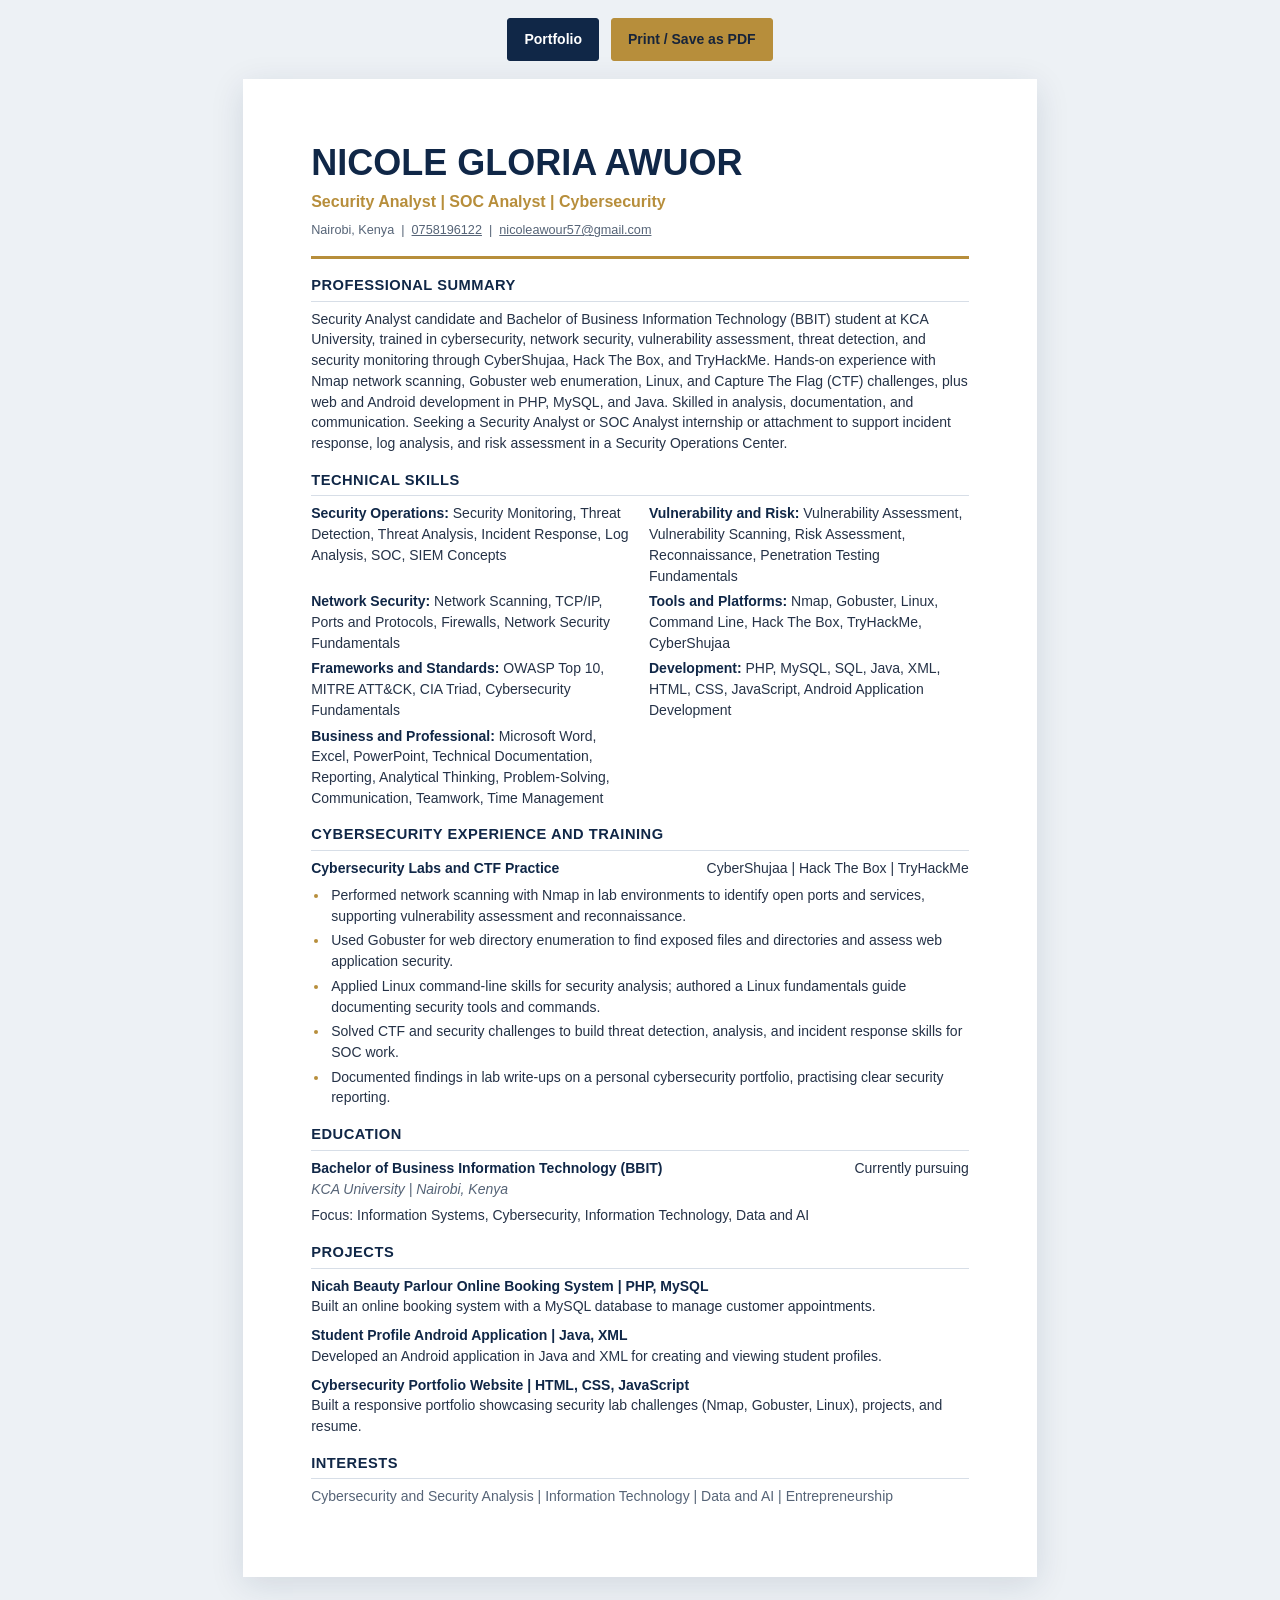
<file: assets/files/nicole-gloria-awuor-resume.html>
<!DOCTYPE html>
<html lang="en">
<head>
  <meta charset="utf-8">
  <meta name="viewport" content="width=device-width, initial-scale=1">
  <meta name="description" content="Resume of Nicole Gloria Awuor, Security Analyst and SOC Analyst candidate in Nairobi, Kenya.">
  <title>Nicole Gloria Awuor | Resume</title>
  <style>
    :root {
      color-scheme: light;
      --navy: #102747;
      --gold: #b78e3b;
      --ink: #253247;
      --muted: #566477;
      --line: #d7dee7;
    }

    * { box-sizing: border-box; }
    body {
      margin: 0;
      background: #edf1f5;
      color: var(--ink);
      font-family: "Segoe UI", Arial, sans-serif;
      font-size: 10.5pt;
      line-height: 1.48;
    }

    .screen-actions {
      display: flex;
      justify-content: center;
      gap: 12px;
      padding: 18px;
    }

    .screen-actions a,
    .screen-actions button {
      border: 1px solid var(--navy);
      border-radius: 3px;
      padding: 10px 16px;
      background: var(--navy);
      color: #fff;
      font: inherit;
      font-weight: 700;
      text-decoration: none;
      cursor: pointer;
    }

    .screen-actions button { background: var(--gold); border-color: var(--gold); color: #17243a; }

    .resume-document {
      width: min(210mm, calc(100% - 32px));
      margin: 0 auto 32px;
      padding: 17mm 18mm;
      background: #fff;
      box-shadow: 0 8px 32px rgba(16, 39, 71, 0.12);
    }

    header {
      padding-bottom: 16px;
      border-bottom: 3px solid var(--gold);
    }

    h1 {
      margin: 0;
      color: var(--navy);
      font-size: 27pt;
      line-height: 1.1;
      letter-spacing: 0;
    }

    .headline {
      margin: 7px 0 8px;
      color: var(--gold);
      font-size: 12pt;
      font-weight: 700;
    }

    .contact-line { margin: 0; color: var(--muted); font-size: 9.5pt; }
    a { color: inherit; }

    section { margin-top: 16px; }
    h2 {
      margin: 0 0 7px;
      padding-bottom: 4px;
      border-bottom: 1px solid var(--line);
      color: var(--navy);
      font-size: 11pt;
      letter-spacing: 0.5px;
      text-transform: uppercase;
    }

    p { margin: 0 0 6px; }
    .skills-grid { display: grid; grid-template-columns: 1fr 1fr; gap: 5px 18px; }
    .skill-group { margin: 0; }
    .skill-group strong { color: var(--navy); }
    .entry-heading { display: flex; flex-wrap: wrap; justify-content: space-between; gap: 4px 16px; }
    .entry-heading strong { color: var(--navy); }
    .entry-subtitle { color: var(--muted); font-style: italic; }
    ul { margin: 6px 0 0; padding-left: 18px; }
    li { margin: 0 0 4px; padding-left: 2px; }
    li::marker { color: var(--gold); }
    .project { margin: 0 0 8px; }
    .project strong { color: var(--navy); }
    .interests { color: var(--muted); }

    @media (max-width: 600px) {
      .resume-document { width: calc(100% - 20px); padding: 24px 20px; }
      .skills-grid { grid-template-columns: 1fr; }
      .entry-heading { display: block; }
    }

    @page { size: A4; margin: 14mm; }

    @media print {
      body { background: #fff; font-size: 9.5pt; }
      .screen-actions { display: none; }
      .resume-document { width: auto; margin: 0; padding: 0; box-shadow: none; }
      section { margin-top: 12px; }
      h2, .entry-heading, .project { break-after: avoid; }
      a { text-decoration: none; }
    }
  </style>
</head>
<body>
  <nav class="screen-actions" aria-label="Resume actions">
    <a href="../../index.html">Portfolio</a>
    <button type="button" onclick="window.print()">Print / Save as PDF</button>
  </nav>

  <main class="resume-document">
    <header>
      <h1>NICOLE GLORIA AWUOR</h1>
      <p class="headline">Security Analyst | SOC Analyst | Cybersecurity</p>
      <p class="contact-line">Nairobi, Kenya &nbsp;|&nbsp; <a href="tel:+254758196122">0758196122</a> &nbsp;|&nbsp; <a href="mailto:nicoleawour57@gmail.com">nicoleawour57@gmail.com</a></p>
    </header>

    <section>
      <h2>Professional Summary</h2>
      <p>Security Analyst candidate and Bachelor of Business Information Technology (BBIT) student at KCA University, trained in cybersecurity, network security, vulnerability assessment, threat detection, and security monitoring through CyberShujaa, Hack The Box, and TryHackMe. Hands-on experience with Nmap network scanning, Gobuster web enumeration, Linux, and Capture The Flag (CTF) challenges, plus web and Android development in PHP, MySQL, and Java. Skilled in analysis, documentation, and communication. Seeking a Security Analyst or SOC Analyst internship or attachment to support incident response, log analysis, and risk assessment in a Security Operations Center.</p>
    </section>

    <section>
      <h2>Technical Skills</h2>
      <div class="skills-grid">
        <p class="skill-group"><strong>Security Operations:</strong> Security Monitoring, Threat Detection, Threat Analysis, Incident Response, Log Analysis, SOC, SIEM Concepts</p>
        <p class="skill-group"><strong>Vulnerability and Risk:</strong> Vulnerability Assessment, Vulnerability Scanning, Risk Assessment, Reconnaissance, Penetration Testing Fundamentals</p>
        <p class="skill-group"><strong>Network Security:</strong> Network Scanning, TCP/IP, Ports and Protocols, Firewalls, Network Security Fundamentals</p>
        <p class="skill-group"><strong>Tools and Platforms:</strong> Nmap, Gobuster, Linux, Command Line, Hack The Box, TryHackMe, CyberShujaa</p>
        <p class="skill-group"><strong>Frameworks and Standards:</strong> OWASP Top 10, MITRE ATT&amp;CK, CIA Triad, Cybersecurity Fundamentals</p>
        <p class="skill-group"><strong>Development:</strong> PHP, MySQL, SQL, Java, XML, HTML, CSS, JavaScript, Android Application Development</p>
        <p class="skill-group"><strong>Business and Professional:</strong> Microsoft Word, Excel, PowerPoint, Technical Documentation, Reporting, Analytical Thinking, Problem-Solving, Communication, Teamwork, Time Management</p>
      </div>
    </section>

    <section>
      <h2>Cybersecurity Experience and Training</h2>
      <div class="entry-heading"><strong>Cybersecurity Labs and CTF Practice</strong><span>CyberShujaa | Hack The Box | TryHackMe</span></div>
      <ul>
        <li>Performed network scanning with Nmap in lab environments to identify open ports and services, supporting vulnerability assessment and reconnaissance.</li>
        <li>Used Gobuster for web directory enumeration to find exposed files and directories and assess web application security.</li>
        <li>Applied Linux command-line skills for security analysis; authored a Linux fundamentals guide documenting security tools and commands.</li>
        <li>Solved CTF and security challenges to build threat detection, analysis, and incident response skills for SOC work.</li>
        <li>Documented findings in lab write-ups on a personal cybersecurity portfolio, practising clear security reporting.</li>
      </ul>
    </section>

    <section>
      <h2>Education</h2>
      <div class="entry-heading"><strong>Bachelor of Business Information Technology (BBIT)</strong><span>Currently pursuing</span></div>
      <p class="entry-subtitle">KCA University | Nairobi, Kenya</p>
      <p>Focus: Information Systems, Cybersecurity, Information Technology, Data and AI</p>
    </section>

    <section>
      <h2>Projects</h2>
      <p class="project"><strong>Nicah Beauty Parlour Online Booking System | PHP, MySQL</strong><br>Built an online booking system with a MySQL database to manage customer appointments.</p>
      <p class="project"><strong>Student Profile Android Application | Java, XML</strong><br>Developed an Android application in Java and XML for creating and viewing student profiles.</p>
      <p class="project"><strong>Cybersecurity Portfolio Website | HTML, CSS, JavaScript</strong><br>Built a responsive portfolio showcasing security lab challenges (Nmap, Gobuster, Linux), projects, and resume.</p>
    </section>

    <section>
      <h2>Interests</h2>
      <p class="interests">Cybersecurity and Security Analysis | Information Technology | Data and AI | Entrepreneurship</p>
    </section>
  </main>
</body>
</html>
</file>
<file: assets/css/main.css>
/**
* Template Name: Craftivo
* Template URL: https://bootstrapmade.com/craftivo-bootstrap-portfolio-template/
* Updated: Oct 04 2025 with Bootstrap v5.3.8
* Author: BootstrapMade.com
* License: https://bootstrapmade.com/license/
*/

@charset "UTF-8";

/*--------------------------------------------------------------
# Font & Color Variables
# Help: https://bootstrapmade.com/color-system/
--------------------------------------------------------------*/
/* Fonts */
:root {
  --default-font: "Roboto",  system-ui, -apple-system, "Segoe UI", Roboto, "Helvetica Neue", Arial, "Noto Sans", "Liberation Sans", sans-serif, "Apple Color Emoji", "Segoe UI Emoji", "Segoe UI Symbol", "Noto Color Emoji";
  --heading-font: "Mulish",  sans-serif;
  --nav-font: "Raleway",  sans-serif;
}

/* Global Colors - The following color variables are used throughout the website. Updating them here will change the color scheme of the entire website */
:root { 
  --background-color: #141414; /* Background color for the entire website, including individual sections */
  --default-color: #d9d9d9; /* Default color used for the majority of the text content across the entire website */
  --heading-color: #ededed; /* Color for headings, subheadings and title throughout the website */
  --accent-color: #d6ad58;
  --surface-color: #1c1c1c; /* The surface color is used as a background of boxed elements within sections, such as cards, icon boxes, or other elements that require a visual separation from the global background. */
  --contrast-color: #ffffff; /* Contrast color for text, ensuring readability against backgrounds of accent, heading, or default colors. */
}

/* Nav Menu Colors - The following color variables are used specifically for the navigation menu. They are separate from the global colors to allow for more customization options */
:root {
  --nav-color: #d9d9d9;  /* The default color of the main navmenu links */
  --nav-hover-color: #ff4d4f; /* Applied to main navmenu links when they are hovered over or active */
  --nav-mobile-background-color: #2e2e2e; /* Used as the background color for mobile navigation menu */
  --nav-dropdown-background-color: #2e2e2e; /* Used as the background color for dropdown items that appear when hovering over primary navigation items */
  --nav-dropdown-color: #d9d9d9; /* Used for navigation links of the dropdown items in the navigation menu. */
  --nav-dropdown-hover-color: #ff4d4f; /* Similar to --nav-hover-color, this color is applied to dropdown navigation links when they are hovered over. */
}

/* Color Presets - These classes override global colors when applied to any section or element, providing reuse of the sam color scheme. */

.light-background {
  --background-color: rgba(41, 41, 41, 0.8);
  --surface-color: #484848;
}

.dark-background {
  --background-color: #060606;
  --default-color: #ffffff;
  --heading-color: #ffffff;
  --surface-color: #252525;
  --contrast-color: #ffffff;
}

/* Smooth scroll */
:root {
  scroll-behavior: smooth;
}

/*--------------------------------------------------------------
# General Styling & Shared Classes
--------------------------------------------------------------*/
body {
  color: var(--default-color);
  background-color: var(--background-color);
  font-family: var(--default-font);
}

a {
  color: var(--accent-color);
  text-decoration: none;
  transition: 0.3s;
}

a:hover {
  color: color-mix(in srgb, var(--accent-color), transparent 25%);
  text-decoration: none;
}

h1,
h2,
h3,
h4,
h5,
h6 {
  color: var(--heading-color);
  font-family: var(--heading-font);
}

/* PHP Email Form Messages
------------------------------*/
.php-email-form .error-message {
  display: none;
  background: #df1529;
  color: #ffffff;
  text-align: left;
  padding: 15px;
  margin-bottom: 24px;
  font-weight: 600;
}

.php-email-form .sent-message {
  display: none;
  color: #ffffff;
  background: #059652;
  text-align: center;
  padding: 15px;
  margin-bottom: 24px;
  font-weight: 600;
}

.php-email-form .loading {
  display: none;
  background: var(--surface-color);
  text-align: center;
  padding: 15px;
  margin-bottom: 24px;
}

.php-email-form .loading:before {
  content: "";
  display: inline-block;
  border-radius: 50%;
  width: 24px;
  height: 24px;
  margin: 0 10px -6px 0;
  border: 3px solid var(--accent-color);
  border-top-color: var(--surface-color);
  animation: php-email-form-loading 1s linear infinite;
}

@keyframes php-email-form-loading {
  0% {
    transform: rotate(0deg);
  }

  100% {
    transform: rotate(360deg);
  }
}

/*--------------------------------------------------------------
# Global Header
--------------------------------------------------------------*/
.header {
  --heading-color: #ffffff;
  color: var(--default-color);
  background-color: var(--background-color);
  padding: 15px 0;
  transition: all 0.5s;
  z-index: 997;
}

.header .logo {
  line-height: 1;
}

.header .logo img {
  max-height: 36px;
  margin-right: 8px;
}

.header .logo h1 {
  font-size: 30px;
  margin: 0;
  font-weight: 400;
  color: var(--heading-color);
}

.header .btn-getstarted,
.header .btn-getstarted:focus {
  color: var(--contrast-color);
  background: var(--accent-color);
  font-size: 14px;
  padding: 8px 25px;
  margin: 0 0 0 30px;
  border-radius: 50px;
  transition: 0.3s;
}

.header .btn-getstarted:hover,
.header .btn-getstarted:focus:hover {
  color: var(--contrast-color);
  background: color-mix(in srgb, var(--accent-color), transparent 15%);
}

@media (max-width: 1200px) {
  .header .logo {
    order: 1;
  }

  .header .btn-getstarted {
    order: 2;
    margin: 0 15px 0 0;
    padding: 6px 15px;
  }

  .header .navmenu {
    order: 3;
  }
}

.scrolled .header {
  box-shadow: 0px 0 18px rgba(0, 0, 0, 0.1);
}

/* Global Header on Scroll
------------------------------*/
.scrolled .header {
  --background-color: rgba(20, 20, 20, 0.8);
}

/* Index Page Header
------------------------------*/
.index-page .header {
  --background-color: rgba(255, 255, 255, 0);
}

/* Index Page Header on Scroll
------------------------------*/
.index-page.scrolled .header {
  --background-color: rgba(20, 20, 20, 0.8);
}

/*--------------------------------------------------------------
# Navigation Menu
--------------------------------------------------------------*/
/* Navmenu - Desktop */
@media (min-width: 1200px) {
  .navmenu {
    padding: 0;
  }

  .navmenu ul {
    margin: 0;
    padding: 0;
    display: flex;
    list-style: none;
    align-items: center;
  }

  .navmenu li {
    position: relative;
  }

  .navmenu a,
  .navmenu a:focus {
    color: var(--nav-color);
    padding: 18px 15px;
    font-size: 16px;
    font-family: var(--nav-font);
    font-weight: 600;
    display: flex;
    align-items: center;
    justify-content: space-between;
    white-space: nowrap;
    transition: 0.3s;
  }

  .navmenu a i,
  .navmenu a:focus i {
    font-size: 12px;
    line-height: 0;
    margin-left: 5px;
    transition: 0.3s;
  }

  .navmenu li:last-child a {
    padding-right: 0;
  }

  .navmenu li:hover>a,
  .navmenu .active,
  .navmenu .active:focus {
    color: var(--nav-hover-color);
  }

  .navmenu .dropdown ul {
    margin: 0;
    padding: 10px 0;
    background: var(--nav-dropdown-background-color);
    display: block;
    position: absolute;
    visibility: hidden;
    left: 14px;
    top: 130%;
    opacity: 0;
    transition: 0.3s;
    border-radius: 4px;
    z-index: 99;
    box-shadow: 0px 0px 30px rgba(0, 0, 0, 0.1);
  }

  .navmenu .dropdown ul li {
    min-width: 200px;
  }

  .navmenu .dropdown ul a {
    padding: 10px 20px;
    font-size: 15px;
    text-transform: none;
    color: var(--nav-dropdown-color);
  }

  .navmenu .dropdown ul a i {
    font-size: 12px;
  }

  .navmenu .dropdown ul a:hover,
  .navmenu .dropdown ul .active:hover,
  .navmenu .dropdown ul li:hover>a {
    color: var(--nav-dropdown-hover-color);
  }

  .navmenu .dropdown:hover>ul {
    opacity: 1;
    top: 100%;
    visibility: visible;
  }

  .navmenu .dropdown .dropdown ul {
    top: 0;
    left: -90%;
    visibility: hidden;
  }

  .navmenu .dropdown .dropdown:hover>ul {
    opacity: 1;
    top: 0;
    left: -100%;
    visibility: visible;
  }
}

/* Navmenu - Mobile */
@media (max-width: 1199px) {
  .mobile-nav-toggle {
    color: var(--nav-color);
    font-size: 28px;
    line-height: 0;
    margin-right: 10px;
    cursor: pointer;
    transition: color 0.3s;
  }

  .navmenu {
    padding: 0;
    z-index: 9997;
  }

  .navmenu ul {
    display: none;
    list-style: none;
    position: absolute;
    inset: 60px 20px 20px 20px;
    padding: 10px 0;
    margin: 0;
    border-radius: 6px;
    background-color: var(--nav-mobile-background-color);
    overflow-y: auto;
    transition: 0.3s;
    z-index: 9998;
    box-shadow: 0px 0px 30px rgba(0, 0, 0, 0.1);
  }

  .navmenu a,
  .navmenu a:focus {
    color: var(--nav-dropdown-color);
    padding: 10px 20px;
    font-family: var(--nav-font);
    font-size: 17px;
    font-weight: 500;
    display: flex;
    align-items: center;
    justify-content: space-between;
    white-space: nowrap;
    transition: 0.3s;
  }

  .navmenu a i,
  .navmenu a:focus i {
    font-size: 12px;
    line-height: 0;
    margin-left: 5px;
    width: 30px;
    height: 30px;
    display: flex;
    align-items: center;
    justify-content: center;
    border-radius: 50%;
    transition: 0.3s;
    background-color: color-mix(in srgb, var(--accent-color), transparent 90%);
  }

  .navmenu a i:hover,
  .navmenu a:focus i:hover {
    background-color: var(--accent-color);
    color: var(--contrast-color);
  }

  .navmenu a:hover,
  .navmenu .active,
  .navmenu .active:focus {
    color: var(--nav-dropdown-hover-color);
  }

  .navmenu .active i,
  .navmenu .active:focus i {
    background-color: var(--accent-color);
    color: var(--contrast-color);
    transform: rotate(180deg);
  }

  .navmenu .dropdown ul {
    position: static;
    display: none;
    z-index: 99;
    padding: 10px 0;
    margin: 10px 20px;
    background-color: var(--nav-dropdown-background-color);
    border: 1px solid color-mix(in srgb, var(--default-color), transparent 90%);
    box-shadow: none;
    transition: all 0.5s ease-in-out;
  }

  .navmenu .dropdown ul ul {
    background-color: rgba(33, 37, 41, 0.1);
  }

  .navmenu .dropdown>.dropdown-active {
    display: block;
    background-color: rgba(33, 37, 41, 0.03);
  }

  .mobile-nav-active {
    overflow: hidden;
  }

  .mobile-nav-active .mobile-nav-toggle {
    color: #fff;
    position: absolute;
    font-size: 32px;
    top: 15px;
    right: 15px;
    margin-right: 0;
    z-index: 9999;
  }

  .mobile-nav-active .navmenu {
    position: fixed;
    overflow: hidden;
    inset: 0;
    background: rgba(33, 37, 41, 0.8);
    transition: 0.3s;
  }

  .mobile-nav-active .navmenu>ul {
    display: block;
  }
}

/*--------------------------------------------------------------
# Global Footer
--------------------------------------------------------------*/
.footer {
  color: var(--default-color);
  background-color: var(--background-color);
  font-size: 14px;
  padding-bottom: 50px;
  position: relative;
}

.footer .footer-top {
  padding-top: 50px;
  border-top: 1px solid color-mix(in srgb, var(--default-color), transparent 90%);
}

.footer .footer-about .logo {
  line-height: 1;
  margin-bottom: 25px;
}

.footer .footer-about .logo img {
  max-height: 40px;
  margin-right: 6px;
}

.footer .footer-about .logo span {
  color: var(--heading-color);
  font-size: 30px;
  font-weight: 700;
  letter-spacing: 1px;
  font-family: var(--heading-font);
}

.footer .footer-about p {
  font-size: 14px;
  font-family: var(--heading-font);
}

.footer .social-links a {
  display: flex;
  align-items: center;
  justify-content: center;
  width: 40px;
  height: 40px;
  border-radius: 50%;
  border: 1px solid color-mix(in srgb, var(--default-color), transparent 50%);
  font-size: 16px;
  color: color-mix(in srgb, var(--default-color), transparent 50%);
  margin-right: 10px;
  transition: 0.3s;
}

.footer .social-links a:hover {
  color: var(--accent-color);
  border-color: var(--accent-color);
}

.footer h4 {
  font-size: 16px;
  font-weight: bold;
  position: relative;
  padding-bottom: 12px;
}

.footer .footer-links {
  margin-bottom: 30px;
}

.footer .footer-links ul {
  list-style: none;
  padding: 0;
  margin: 0;
}

.footer .footer-links ul i {
  padding-right: 2px;
  font-size: 12px;
  line-height: 0;
}

.footer .footer-links ul li {
  padding: 10px 0;
  display: flex;
  align-items: center;
}

.footer .footer-links ul li:first-child {
  padding-top: 0;
}

.footer .footer-links ul a {
  color: color-mix(in srgb, var(--default-color), transparent 20%);
  display: inline-block;
  line-height: 1;
}

.footer .footer-links ul a:hover {
  color: var(--accent-color);
}

.footer .footer-contact p {
  margin-bottom: 5px;
}

.footer .copyright {
  padding-top: 25px;
  padding-bottom: 25px;
  background-color: color-mix(in srgb, var(--default-color), transparent 95%);
}

.footer .copyright p {
  margin-bottom: 0;
}

.footer .credits {
  margin-top: 6px;
  font-size: 13px;
}

/*--------------------------------------------------------------
# Preloader
--------------------------------------------------------------*/
#preloader {
  position: fixed;
  inset: 0;
  z-index: 999999;
  overflow: hidden;
  background: var(--background-color);
  transition: all 0.6s ease-out;
}

#preloader:before {
  content: "";
  position: fixed;
  top: calc(50% - 30px);
  left: calc(50% - 30px);
  border: 6px solid #ffffff;
  border-color: var(--accent-color) transparent var(--accent-color) transparent;
  border-radius: 50%;
  width: 60px;
  height: 60px;
  animation: animate-preloader 1.5s linear infinite;
}

@keyframes animate-preloader {
  0% {
    transform: rotate(0deg);
  }

  100% {
    transform: rotate(360deg);
  }
}

/*--------------------------------------------------------------
# Scroll Top Button
--------------------------------------------------------------*/
.scroll-top {
  position: fixed;
  visibility: hidden;
  opacity: 0;
  right: 15px;
  bottom: 15px;
  z-index: 99999;
  background-color: var(--accent-color);
  width: 40px;
  height: 40px;
  border-radius: 4px;
  transition: all 0.4s;
}

.scroll-top i {
  font-size: 24px;
  color: var(--contrast-color);
  line-height: 0;
}

.scroll-top:hover {
  background-color: color-mix(in srgb, var(--accent-color), transparent 20%);
  color: var(--contrast-color);
}

.scroll-top.active {
  visibility: visible;
  opacity: 1;
}

/*--------------------------------------------------------------
# Disable aos animation delay on mobile devices
--------------------------------------------------------------*/
@media screen and (max-width: 768px) {
  [data-aos-delay] {
    transition-delay: 0 !important;
  }
}

/*--------------------------------------------------------------
# Global Page Titles & Breadcrumbs
--------------------------------------------------------------*/
.page-title {
  color: var(--default-color);
  background-color: var(--background-color);
  padding: 20px 0;
  position: relative;
}

.page-title h1 {
  font-size: 28px;
  font-weight: 700;
  margin: 0;
}

.page-title .breadcrumbs ol {
  display: flex;
  flex-wrap: wrap;
  list-style: none;
  padding: 0 0 10px 0;
  margin: 0;
  font-size: 14px;
  font-weight: 400;
}

.page-title .breadcrumbs ol li+li {
  padding-left: 10px;
}

.page-title .breadcrumbs ol li+li::before {
  content: "/";
  display: inline-block;
  padding-right: 10px;
  color: color-mix(in srgb, var(--default-color), transparent 70%);
}

/*--------------------------------------------------------------
# Global Sections
--------------------------------------------------------------*/
section,
.section {
  color: var(--default-color);
  background-color: var(--background-color);
  padding: 60px 0;
  scroll-margin-top: 90px;
  overflow: clip;
}

@media (max-width: 1199px) {

  section,
  .section {
    scroll-margin-top: 66px;
  }
}

/*--------------------------------------------------------------
# Global Section Titles
--------------------------------------------------------------*/
.section-title {
  text-align: center;
  padding-bottom: 60px;
  position: relative;
}

.section-title h2 {
  font-size: 3.5rem;
  font-weight: 300;
  line-height: 1.2;
  color: var(--heading-color);
  margin-bottom: 1.5rem;
  letter-spacing: -1px;
}

@media (max-width: 768px) {
  .section-title h2 {
    font-size: 2.5rem;
  }
}

.section-title .subtitle {
  display: inline-block;
  font-size: 0.875rem;
  font-weight: 400;
  color: var(--accent-color);
  text-transform: uppercase;
  letter-spacing: 2px;
  margin-bottom: 1.5rem;
  position: relative;
}

.section-title .subtitle::after {
  content: "";
  position: absolute;
  bottom: -8px;
  left: 50%;
  transform: translateX(-50%);
  width: 40px;
  height: 1px;
  background: var(--accent-color);
}

.section-title p {
  font-size: 1.125rem;
  line-height: 1.8;
  color: color-mix(in srgb, var(--default-color), transparent 25%);
  max-width: 900px;
  margin: 0 auto;
  text-wrap: balance;
}

/*--------------------------------------------------------------
# Hero Section
--------------------------------------------------------------*/
.hero {
  padding-top: 80px;
  min-height: 100vh;
  position: relative;
  display: flex;
  align-items: center;
  justify-content: center;
  overflow: hidden;
  padding-bottom: 80px;
}

.hero img {
  position: absolute;
  inset: 0;
  display: block;
  width: 100%;
  height: 100%;
  object-fit: cover;
  z-index: 1;
}

.hero:before {
  content: "";
  background: color-mix(in srgb, var(--background-color), transparent 30%);
  position: absolute;
  inset: 0;
  z-index: 2;
  border-radius: 0;
}

.hero .container {
  position: relative;
  z-index: 3;
}

.hero h2 {
  margin: 0;
  font-size: 48px;
  font-weight: 700;
}

.hero p {
  margin: 10px 0 0 0;
  font-size: 24px;
  color: color-mix(in srgb, var(--default-color), transparent 20%);
}

.hero p span {
  color: var(--accent-color);
  letter-spacing: 1px;
  border-bottom: 2px solid var(--accent-color);
}

.hero .social-links {
  margin-top: 30px;
  display: flex;
  justify-content: center;
  gap: 15px;
}

.hero .social-links a {
  display: flex;
  align-items: center;
  justify-content: center;
  width: 50px;
  height: 50px;
  border-radius: 50%;
  background: color-mix(in srgb, var(--default-color), transparent 92%);
  color: var(--default-color);
  font-size: 20px;
  transition: 0.3s;
}

.hero .social-links a:hover {
  background: var(--accent-color);
  color: var(--contrast-color);
  transform: translateY(-3px);
}

@media (max-width: 768px) {
  .hero h2 {
    font-size: 32px;
  }

  .hero p {
    font-size: 20px;
  }
}

:root {
  --default-font: "DM Sans", sans-serif;
  --heading-font: "Manrope", sans-serif;
  --nav-font: "DM Sans", sans-serif;
  --background-color: #081a33;
  --default-color: #dce5ef;
  --heading-color: #f7f4ec;
  --accent-color: #d6ad58;
  --surface-color: #102747;
  --contrast-color: #081a33;
  --nav-color: #e3eaf2;
  --nav-hover-color: #e0bd72;
  --nav-mobile-background-color: #0b203e;
  --nav-dropdown-background-color: #102747;
  --nav-dropdown-color: #e3eaf2;
  --nav-dropdown-hover-color: #e0bd72;
}

.index-page .header {
  background: rgba(8, 26, 51, 0.3);
  backdrop-filter: blur(12px);
}

.index-page.scrolled .header {
  background: rgba(8, 26, 51, 0.96);
}

.index-page .header .logo h1 {
  font-family: var(--heading-font);
  font-size: 23px;
  font-weight: 800;
  letter-spacing: 0;
}

.index-page .header .logo h1 span {
  color: var(--accent-color);
}

.index-page .header .btn-getstarted {
  border-radius: 3px;
  font-weight: 700;
}

.index-page .hero.dark-background {
  --background-color: #081a33;
  --default-color: #ffffff;
  --heading-color: #ffffff;
  --surface-color: #102747;
  --contrast-color: #081a33;
}

.index-page .hero {
  min-height: 720px;
  height: auto;
  max-height: 1000px;
  padding: 130px 0 90px;
  justify-content: flex-start;
  background: #081a33;
}

.index-page .hero:before {
  content: none;
}

.hero-portrait-column {
  display: flex;
  justify-content: flex-end;
}

.index-page .hero .hero-portrait {
  position: relative;
  inset: auto;
  display: block;
  width: min(100%, 350px);
  height: 350px;
  margin: 0;
  border: 2px solid rgba(214, 173, 88, 0.85);
  border-radius: 50%;
  aspect-ratio: 1;
  object-fit: cover;
  object-position: center 28%;
  box-shadow: 0 0 0 10px rgba(214, 173, 88, 0.08);
  z-index: 3;
}

.hero-copy {
  text-align: left;
}

.hero-eyebrow,
.eyebrow {
  display: block;
  color: var(--accent-color);
  font-size: 12px;
  font-weight: 700;
  letter-spacing: 1.4px;
}

.hero-eyebrow span,
.gold-marker {
  display: inline-block;
  width: 7px;
  height: 7px;
  margin-right: 8px;
  background: var(--accent-color);
  border-radius: 50%;
  vertical-align: 1px;
}

.hero h2 {
  margin-top: 25px;
  font-size: 72px;
  line-height: 1.02;
  font-weight: 800;
  letter-spacing: 0;
}

.hero h2 span,
.section-heading h2 span,
.contact-layout h2 span {
  color: var(--accent-color);
}

.hero .hero-role {
  margin-top: 24px;
  color: #f7f4ec;
  font-size: 20px;
}

.hero-role b,
.hero-contact span {
  color: var(--accent-color);
  font-weight: 500;
  padding: 0 5px;
}

.hero .hero-contact {
  margin-top: 12px;
  color: #e3eaf2;
  font-size: 15px;
}

.hero .hero-contact a {
  color: inherit;
}

.hero .hero-contact a:hover {
  color: var(--accent-color);
}

.hero-cta {
  display: inline-flex;
  align-items: center;
  gap: 20px;
  margin-top: 28px;
  padding: 13px 18px;
  border: 1px solid var(--accent-color);
  color: #f7f4ec;
  font-size: 14px;
  font-weight: 700;
}

.hero-actions {
  display: flex;
  flex-wrap: wrap;
  gap: 12px;
  margin-top: 28px;
}

.hero-actions .hero-cta {
  margin-top: 0;
}

.hero-cta-download {
  background: var(--accent-color);
  color: var(--contrast-color);
}

.hero-cta-download i {
  color: var(--contrast-color);
}

.hero-cta i {
  color: var(--accent-color);
  font-size: 18px;
}

.hero-cta:hover,
.hero-cta:hover i {
  background: var(--accent-color);
  color: var(--contrast-color);
}

.hero-index {
  position: absolute;
  right: max(24px, calc((100vw - 1320px) / 2));
  bottom: 38px;
  z-index: 3;
  color: #f7f4ec;
  font-size: 12px;
  letter-spacing: 1px;
}

.index-page main .section {
  padding: 100px 0;
  scroll-margin-top: 76px;
}

.profile-section,
.experience-section,
.projects-section {
  background: #0b203e;
}

.skills-section,
.education-section,
.contact-section {
  background: #081a33;
}

.section-heading {
  margin-bottom: 48px;
}

.section-heading h2,
.contact-layout h2 {
  margin: 14px 0 0;
  font-size: 44px;
  line-height: 1.15;
  font-weight: 750;
}

.summary-layout {
  display: grid;
  grid-template-columns: 1.1fr 0.9fr;
  gap: 9%;
  align-items: start;
}

.summary-lead {
  margin: 0;
  color: #f7f4ec;
  font-family: var(--heading-font);
  font-size: 21px;
  line-height: 1.75;
}

.summary-detail p {
  margin: 0 0 16px;
  color: #c5d1df;
  line-height: 1.8;
}

.quick-facts {
  display: grid;
  grid-template-columns: repeat(4, minmax(0, 1fr));
  gap: 16px;
  margin-top: 50px;
  padding-top: 22px;
  border-top: 1px solid rgba(220, 229, 239, 0.16);
}

.quick-facts > div {
  display: flex;
  align-items: center;
  gap: 10px;
  min-width: 0;
  font-size: 14px;
}

.quick-facts i {
  color: var(--accent-color);
  font-size: 17px;
}

.quick-facts a {
  overflow-wrap: anywhere;
}

.skills-grid {
  display: grid;
  grid-template-columns: repeat(3, minmax(0, 1fr));
  border-top: 1px solid rgba(220, 229, 239, 0.18);
  border-left: 1px solid rgba(220, 229, 239, 0.18);
}

.skill-block {
  min-height: 190px;
  padding: 24px 26px;
  border-right: 1px solid rgba(220, 229, 239, 0.18);
  border-bottom: 1px solid rgba(220, 229, 239, 0.18);
}

.skill-number,
.project-index {
  color: var(--accent-color);
  font-size: 12px;
  font-weight: 700;
}

.skill-block h3,
.experience-content h3,
.education-entry h3,
.project-row h3 {
  margin: 14px 0 10px;
  font-size: 19px;
  font-weight: 700;
}

.skill-block p,
.project-row p {
  margin: 0;
  color: #c5d1df;
  font-size: 14px;
  line-height: 1.75;
}

.skill-block-wide {
  grid-column: span 2;
}

.experience-entry {
  display: grid;
  grid-template-columns: 0.35fr 1fr;
  gap: 40px;
  padding: 30px 0 0;
  border-top: 1px solid rgba(220, 229, 239, 0.18);
}

.experience-meta {
  color: var(--accent-color);
  font-size: 12px;
  font-weight: 700;
  letter-spacing: 0.8px;
}

.experience-content h3 {
  margin-top: 0;
  font-size: 24px;
}

.experience-organizations {
  color: var(--accent-color);
  font-size: 14px;
}

.experience-organizations span,
.education-entry > div > p span,
.project-tech b,
.interests-line b {
  padding: 0 5px;
  color: var(--accent-color);
}

.detail-list {
  display: grid;
  gap: 12px;
  margin: 26px 0 0;
  padding-left: 18px;
  color: #c5d1df;
  line-height: 1.75;
}

.detail-list li::marker {
  color: var(--accent-color);
}

.education-layout {
  display: grid;
  grid-template-columns: 0.9fr 1.1fr;
  gap: 8%;
  align-items: start;
}

.education-entry {
  display: flex;
  gap: 22px;
  padding-top: 6px;
}

.education-entry > i {
  color: var(--accent-color);
  font-size: 25px;
}

.education-status {
  color: var(--accent-color);
  font-size: 11px;
  font-weight: 700;
  letter-spacing: 1px;
}

.education-entry h3 {
  max-width: 560px;
  margin-top: 14px;
  font-size: 22px;
  line-height: 1.4;
}

.education-entry p {
  color: #dce5ef;
  line-height: 1.7;
}

.education-entry .education-focus {
  color: #aebed0;
  font-size: 14px;
}

.project-list {
  border-top: 1px solid rgba(220, 229, 239, 0.18);
}

.project-row {
  display: grid;
  grid-template-columns: 50px 1fr minmax(165px, auto);
  gap: 24px;
  align-items: center;
  padding: 24px 0;
  border-bottom: 1px solid rgba(220, 229, 239, 0.18);
}

.project-row h3 {
  margin: 0 0 7px;
}

.project-tech {
  color: #dce5ef;
  font-size: 13px;
  text-align: right;
}

.interests-line {
  display: grid;
  grid-template-columns: 140px 1fr;
  gap: 20px;
  align-items: baseline;
  margin-top: 45px;
}

.interests-line p {
  margin: 0;
  color: #dce5ef;
  line-height: 1.8;
}

.contact-layout {
  display: grid;
  grid-template-columns: 1fr auto;
  gap: 48px;
  align-items: end;
}

.contact-layout > div:first-child > p {
  max-width: 520px;
  margin: 20px 0 0;
  color: #c5d1df;
  line-height: 1.7;
}

.contact-details {
  display: grid;
  gap: 16px;
}

.contact-details a,
.contact-details span {
  display: flex;
  align-items: center;
  gap: 12px;
  color: #f7f4ec;
  font-size: 15px;
}

.contact-details i {
  color: var(--accent-color);
}

.portfolio-footer {
  padding: 22px 0;
  border-top: 2px solid var(--accent-color);
  background: #0b2d56;
  color: #aebed0;
  font-size: 11px;
  font-weight: 700;
  letter-spacing: 1px;
}

@media (max-width: 991px) {
  .hero-portrait-column {
    justify-content: center;
  }

  .index-page .hero .hero-portrait {
    width: min(100%, 300px);
    height: 300px;
  }

  .hero h2 {
    font-size: 60px;
  }

  .section-heading h2,
  .contact-layout h2 {
    font-size: 38px;
  }

  .header .btn-getstarted {
    margin-left: 12px;
  }

  .summary-layout,
  .education-layout {
    grid-template-columns: 1fr;
    gap: 30px;
  }

  .skills-grid {
    grid-template-columns: repeat(2, minmax(0, 1fr));
  }

  .quick-facts {
    grid-template-columns: repeat(2, minmax(0, 1fr));
  }

  .contact-layout {
    grid-template-columns: 1fr;
    align-items: start;
  }
}

@media (max-width: 575px) {
  .index-page .hero {
    min-height: 0;
    height: auto;
    padding-top: 120px;
  }

  .index-page .hero .hero-portrait {
    width: min(100%, 250px);
    height: 250px;
    margin: 12px auto 0;
    object-position: center 24%;
  }

  .hero-actions {
    gap: 8px;
  }

  .hero-actions .hero-cta {
    gap: 10px;
    padding: 11px 12px;
    font-size: 13px;
  }

  .index-page .hero h2 {
    font-size: 46px;
  }

  .hero .hero-role {
    font-size: 17px;
  }

  .hero .hero-contact {
    display: flex;
    flex-wrap: wrap;
    gap: 4px;
    font-size: 13px;
  }

  .index-page main .section {
    padding: 72px 0;
  }

  .section-heading {
    margin-bottom: 34px;
  }

  .section-heading h2,
  .contact-layout h2 {
    font-size: 32px;
  }

  .summary-lead {
    font-size: 18px;
  }

  .skills-grid {
    grid-template-columns: 1fr;
  }

  .skill-block,
  .skill-block-wide {
    grid-column: auto;
    min-height: 0;
    padding: 22px;
  }

  .experience-entry {
    grid-template-columns: 1fr;
    gap: 18px;
  }

  .project-row {
    grid-template-columns: 34px 1fr;
    gap: 12px;
  }

  .project-row h3 {
    font-size: 17px;
  }

  .project-tech {
    grid-column: 2;
    text-align: left;
  }

  .interests-line {
    grid-template-columns: 1fr;
    gap: 10px;
  }

  .portfolio-footer .container {
    align-items: flex-start !important;
    flex-direction: column;
    gap: 8px;
  }
}

/*--------------------------------------------------------------
# About Section
--------------------------------------------------------------*/
.about {
  overflow: hidden;
  position: relative;
}

.about::before {
  content: "";
  position: absolute;
  top: -50%;
  right: -20%;
  width: 800px;
  height: 800px;
  background: radial-gradient(circle, color-mix(in srgb, var(--accent-color), transparent 85%) 0%, transparent 70%);
  border-radius: 50%;
  z-index: 0;
  pointer-events: none;
}

.about .container {
  position: relative;
  z-index: 1;
}

.about .profile-card {
  background: var(--surface-color);
  border-radius: 24px;
  padding: 40px;
  box-shadow: 0 8px 30px rgba(0, 0, 0, 0.08);
  position: sticky;
  top: 100px;
}

.about .profile-card .profile-header {
  text-align: center;
  padding-bottom: 30px;
  border-bottom: 1px solid color-mix(in srgb, var(--default-color), transparent 90%);
}

.about .profile-card .profile-header .profile-avatar {
  width: 140px;
  height: 140px;
  margin: 0 auto 24px;
  position: relative;
  border-radius: 50%;
  padding: 6px;
  background: linear-gradient(135deg, var(--accent-color), color-mix(in srgb, var(--accent-color), #ff6b9d 50%));
}

.about .profile-card .profile-header .profile-avatar img {
  width: 100%;
  height: 100%;
  object-fit: cover;
  border-radius: 50%;
  border: 4px solid var(--surface-color);
}

.about .profile-card .profile-header .profile-avatar .status-indicator {
  position: absolute;
  bottom: 8px;
  right: 8px;
  width: 24px;
  height: 24px;
  background: #10b981;
  border: 4px solid var(--surface-color);
  border-radius: 50%;
  animation: pulse 2s infinite;
}

.about .profile-card .profile-header h3 {
  font-size: 24px;
  font-weight: 700;
  margin-bottom: 8px;
  color: var(--heading-color);
}

.about .profile-card .profile-header .role {
  display: inline-block;
  font-size: 15px;
  color: var(--accent-color);
  font-weight: 500;
  margin-bottom: 16px;
}

.about .profile-card .profile-header .rating {
  display: flex;
  align-items: center;
  justify-content: center;
  gap: 4px;
  margin-top: 12px;
}

.about .profile-card .profile-header .rating i {
  color: #fbbf24;
  font-size: 16px;
}

.about .profile-card .profile-header .rating span {
  margin-left: 8px;
  font-weight: 600;
  color: var(--default-color);
  font-size: 15px;
}

.about .profile-card .profile-stats {
  display: grid;
  grid-template-columns: repeat(3, 1fr);
  gap: 20px;
  padding: 30px 0;
  border-bottom: 1px solid color-mix(in srgb, var(--default-color), transparent 90%);
}

.about .profile-card .profile-stats .stat-item {
  text-align: center;
}

.about .profile-card .profile-stats .stat-item h4 {
  font-size: 28px;
  font-weight: 700;
  color: var(--accent-color);
  margin-bottom: 6px;
}

.about .profile-card .profile-stats .stat-item p {
  font-size: 13px;
  color: color-mix(in srgb, var(--default-color), transparent 30%);
  text-transform: uppercase;
  letter-spacing: 0.5px;
  margin: 0;
}

.about .profile-card .profile-actions {
  display: flex;
  flex-direction: column;
  gap: 12px;
  padding: 30px 0;
  border-bottom: 1px solid color-mix(in srgb, var(--default-color), transparent 90%);
}

.about .profile-card .profile-actions a {
  display: flex;
  align-items: center;
  justify-content: center;
  gap: 10px;
  padding: 14px 24px;
  border-radius: 12px;
  font-weight: 600;
  font-size: 15px;
  text-decoration: none;
  transition: all 0.3s ease;
}

.about .profile-card .profile-actions a.btn-primary {
  background: var(--accent-color);
  color: var(--contrast-color);
}

.about .profile-card .profile-actions a.btn-primary:hover {
  background: color-mix(in srgb, var(--accent-color), #000 15%);
  transform: translateY(-2px);
  box-shadow: 0 6px 20px rgba(0, 0, 0, 0.15);
}

.about .profile-card .profile-actions a.btn-secondary {
  background: color-mix(in srgb, var(--accent-color), transparent 90%);
  color: var(--accent-color);
}

.about .profile-card .profile-actions a.btn-secondary:hover {
  background: color-mix(in srgb, var(--accent-color), transparent 85%);
}

.about .profile-card .profile-actions a i {
  font-size: 18px;
}

.about .profile-card .social-connect {
  display: flex;
  justify-content: center;
  gap: 12px;
  padding-top: 30px;
}

.about .profile-card .social-connect a {
  width: 44px;
  height: 44px;
  display: flex;
  align-items: center;
  justify-content: center;
  background: color-mix(in srgb, var(--default-color), transparent 94%);
  border-radius: 12px;
  color: var(--default-color);
  font-size: 18px;
  transition: all 0.3s ease;
}

.about .profile-card .social-connect a:hover {
  background: var(--accent-color);
  color: var(--contrast-color);
  transform: translateY(-3px);
}

.about .content-wrapper .bio-section {
  margin-bottom: 50px;
}

.about .content-wrapper .bio-section .section-tag {
  display: inline-block;
  padding: 6px 16px;
  background: color-mix(in srgb, var(--accent-color), transparent 90%);
  color: var(--accent-color);
  border-radius: 20px;
  font-size: 13px;
  font-weight: 600;
  text-transform: uppercase;
  letter-spacing: 0.5px;
  margin-bottom: 16px;
}

.about .content-wrapper .bio-section h2 {
  font-size: 36px;
  font-weight: 700;
  color: var(--heading-color);
  margin-bottom: 24px;
  line-height: 1.2;
}

.about .content-wrapper .bio-section p {
  font-size: 16px;
  line-height: 1.8;
  color: var(--default-color);
  margin-bottom: 16px;
}

.about .content-wrapper .bio-section p:last-child {
  margin-bottom: 0;
}

.about .content-wrapper .details-grid {
  display: grid;
  grid-template-columns: repeat(2, 1fr);
  gap: 24px;
  margin-bottom: 50px;
}

.about .content-wrapper .details-grid .detail-item {
  display: flex;
  align-items: center;
  gap: 16px;
  padding: 24px;
  background: var(--surface-color);
  border-radius: 16px;
  border: 1px solid color-mix(in srgb, var(--default-color), transparent 92%);
  transition: all 0.3s ease;
}

.about .content-wrapper .details-grid .detail-item:hover {
  border-color: var(--accent-color);
  transform: translateY(-3px);
  box-shadow: 0 8px 24px rgba(0, 0, 0, 0.08);
}

.about .content-wrapper .details-grid .detail-item i {
  font-size: 28px;
  color: var(--accent-color);
  flex-shrink: 0;
}

.about .content-wrapper .details-grid .detail-item .detail-content span {
  display: block;
  font-size: 13px;
  color: color-mix(in srgb, var(--default-color), transparent 40%);
  text-transform: uppercase;
  letter-spacing: 0.5px;
  margin-bottom: 4px;
}

.about .content-wrapper .details-grid .detail-item .detail-content strong {
  display: block;
  font-size: 16px;
  color: var(--heading-color);
  font-weight: 600;
}

.about .content-wrapper .skills-showcase .section-tag {
  display: inline-block;
  padding: 6px 16px;
  background: color-mix(in srgb, var(--accent-color), transparent 90%);
  color: var(--accent-color);
  border-radius: 20px;
  font-size: 13px;
  font-weight: 600;
  text-transform: uppercase;
  letter-spacing: 0.5px;
  margin-bottom: 16px;
}

.about .content-wrapper .skills-showcase h3 {
  font-size: 28px;
  font-weight: 700;
  color: var(--heading-color);
  margin-bottom: 32px;
}

.about .content-wrapper .skills-showcase .skills-list .skill-item {
  margin-bottom: 28px;
}

.about .content-wrapper .skills-showcase .skills-list .skill-item .skill-info {
  display: flex;
  justify-content: space-between;
  align-items: center;
  margin-bottom: 10px;
}

.about .content-wrapper .skills-showcase .skills-list .skill-item .skill-info .skill-name {
  font-size: 15px;
  font-weight: 600;
  color: var(--heading-color);
}

.about .content-wrapper .skills-showcase .skills-list .skill-item .skill-info .skill-percent {
  font-size: 15px;
  font-weight: 700;
  color: var(--accent-color);
}

.about .content-wrapper .skills-showcase .skills-list .skill-item .progress {
  height: 10px;
  border-radius: 10px;
  background: color-mix(in srgb, var(--default-color), transparent 94%);
  overflow: hidden;
}

.about .content-wrapper .skills-showcase .skills-list .skill-item .progress .progress-bar {
  width: 0;
  height: 100%;
  background: linear-gradient(90deg, var(--accent-color), color-mix(in srgb, var(--accent-color), #ff6b9d 50%));
  border-radius: 10px;
  transition: width 1.5s cubic-bezier(0.65, 0, 0.35, 1);
  position: relative;
}

.about .content-wrapper .skills-showcase .skills-list .skill-item .progress .progress-bar::after {
  content: "";
  position: absolute;
  top: 0;
  left: 0;
  right: 0;
  bottom: 0;
  background: linear-gradient(90deg, transparent, rgba(255, 255, 255, 0.4), transparent);
  animation: shimmer 2s infinite;
}

@keyframes pulse {

  0%,
  100% {
    opacity: 1;
  }

  50% {
    opacity: 0.6;
  }
}

@keyframes shimmer {
  0% {
    transform: translateX(-100%);
  }

  100% {
    transform: translateX(100%);
  }
}

@media (max-width: 992px) {
  .about .profile-card {
    position: static;
    margin-bottom: 40px;
  }

  .about .content-wrapper .bio-section h2 {
    font-size: 30px;
  }

  .about .content-wrapper .details-grid {
    grid-template-columns: 1fr;
  }

  .about .content-wrapper .skills-showcase h3 {
    font-size: 24px;
  }
}

@media (max-width: 576px) {
  .about .profile-card {
    padding: 30px 20px;
  }

  .about .profile-card .profile-header .profile-avatar {
    width: 120px;
    height: 120px;
  }

  .about .profile-card .profile-stats {
    grid-template-columns: repeat(3, 1fr);
    gap: 16px;
  }

  .about .profile-card .profile-stats .stat-item h4 {
    font-size: 24px;
  }

  .about .content-wrapper .bio-section h2 {
    font-size: 26px;
  }

  .about .content-wrapper .details-grid .detail-item {
    padding: 18px;
  }

  .about .content-wrapper .details-grid .detail-item i {
    font-size: 24px;
  }
}

/*--------------------------------------------------------------
# Resume Section
--------------------------------------------------------------*/
.resume .section-header {
  margin-bottom: 2.5rem;
}

.resume .section-header .header-content .section-badge {
  display: inline-block;
  background: linear-gradient(135deg, var(--accent-color), color-mix(in srgb, var(--accent-color), #6c5ce7 20%));
  color: var(--contrast-color);
  padding: 0.5rem 1.2rem;
  border-radius: 25px;
  font-size: 0.85rem;
  font-weight: 600;
  text-transform: uppercase;
  letter-spacing: 0.1em;
  margin-bottom: 1rem;
}

.resume .section-header .header-content h2 {
  font-size: 2.2rem;
  font-weight: 700;
  color: var(--heading-color);
  margin-bottom: 1rem;
  line-height: 1.2;
  letter-spacing: -0.02em;
}

.resume .section-header .header-content p {
  font-size: 1rem;
  line-height: 1.7;
  color: color-mix(in srgb, var(--default-color), transparent 35%);
  margin: 0;
}

.resume .experience-section .experience-cards {
  display: flex;
  flex-direction: column;
  gap: 1.5rem;
}

.resume .experience-section .experience-cards .exp-card {
  background: var(--surface-color);
  border-radius: 16px;
  padding: 2rem;
  border: 2px solid color-mix(in srgb, var(--default-color), transparent 95%);
  transition: all 0.3s ease;
  position: relative;
  overflow: hidden;
}

.resume .experience-section .experience-cards .exp-card::before {
  content: "";
  position: absolute;
  top: 0;
  left: 0;
  right: 0;
  height: 4px;
  background: linear-gradient(90deg, transparent, var(--accent-color), transparent);
  transform: translateX(-100%);
  transition: transform 0.3s ease;
}

.resume .experience-section .experience-cards .exp-card:hover {
  transform: translateY(-5px);
  border-color: color-mix(in srgb, var(--accent-color), transparent 80%);
  box-shadow: 0 15px 45px color-mix(in srgb, var(--default-color), transparent 85%);
}

.resume .experience-section .experience-cards .exp-card:hover::before {
  transform: translateX(0);
}

.resume .experience-section .experience-cards .exp-card.featured {
  border-color: color-mix(in srgb, var(--accent-color), transparent 70%);
  background: linear-gradient(135deg, var(--surface-color), color-mix(in srgb, var(--accent-color), transparent 95%));
}

.resume .experience-section .experience-cards .exp-card.featured::before {
  background: linear-gradient(90deg, var(--accent-color), color-mix(in srgb, var(--accent-color), #6c5ce7 20%), var(--accent-color));
}

.resume .experience-section .experience-cards .exp-card .card-header {
  display: flex;
  justify-content: space-between;
  align-items: center;
  margin-bottom: 1.5rem;
}

.resume .experience-section .experience-cards .exp-card .card-header .company-logo {
  width: 50px;
  height: 50px;
  background: linear-gradient(135deg, var(--accent-color), color-mix(in srgb, var(--accent-color), #6c5ce7 20%));
  border-radius: 12px;
  display: flex;
  align-items: center;
  justify-content: center;
}

.resume .experience-section .experience-cards .exp-card .card-header .company-logo i {
  font-size: 1.3rem;
  color: var(--contrast-color);
}

.resume .experience-section .experience-cards .exp-card .card-header .period-badge {
  background: color-mix(in srgb, var(--accent-color), transparent 85%);
  color: var(--accent-color);
  padding: 0.4rem 1rem;
  border-radius: 20px;
  font-size: 0.8rem;
  font-weight: 600;
  text-transform: uppercase;
  letter-spacing: 0.05em;
}

.resume .experience-section .experience-cards .exp-card .card-body h3 {
  font-size: 1.4rem;
  font-weight: 600;
  color: var(--heading-color);
  margin-bottom: 0.5rem;
  letter-spacing: -0.01em;
}

.resume .experience-section .experience-cards .exp-card .card-body .company-name {
  font-size: 1rem;
  color: color-mix(in srgb, var(--default-color), transparent 25%);
  font-weight: 500;
  margin-bottom: 0.3rem;
}

.resume .experience-section .experience-cards .exp-card .card-body .duration {
  display: inline-block;
  font-size: 0.9rem;
  color: var(--accent-color);
  font-weight: 600;
  background: color-mix(in srgb, var(--accent-color), transparent 90%);
  padding: 0.2rem 0.8rem;
  border-radius: 12px;
  margin-bottom: 1rem;
}

.resume .experience-section .experience-cards .exp-card .card-body .description {
  font-size: 0.95rem;
  line-height: 1.6;
  color: color-mix(in srgb, var(--default-color), transparent 35%);
  margin-bottom: 1.5rem;
}

.resume .experience-section .experience-cards .exp-card .card-body .skills-tags {
  display: flex;
  flex-wrap: wrap;
  gap: 0.5rem;
}

.resume .experience-section .experience-cards .exp-card .card-body .skills-tags .skill-tag {
  background: color-mix(in srgb, var(--accent-color), transparent 92%);
  color: var(--accent-color);
  padding: 0.3rem 0.8rem;
  border-radius: 15px;
  font-size: 0.8rem;
  font-weight: 500;
  border: 1px solid color-mix(in srgb, var(--accent-color), transparent 85%);
}

.resume .education-section .education-timeline .timeline-track {
  position: relative;
  padding-left: 2.5rem;
}

.resume .education-section .education-timeline .timeline-track::before {
  content: "";
  position: absolute;
  left: 10px;
  top: 0;
  bottom: 0;
  width: 2px;
  background: linear-gradient(180deg, var(--accent-color), color-mix(in srgb, var(--accent-color), transparent 50%));
}

.resume .education-section .education-timeline .timeline-track .timeline-item {
  position: relative;
  margin-bottom: 3rem;
}

.resume .education-section .education-timeline .timeline-track .timeline-item:last-child {
  margin-bottom: 0;
}

.resume .education-section .education-timeline .timeline-track .timeline-item .timeline-marker {
  position: absolute;
  left: -3.5rem;
  top: 0;
  width: 50px;
  height: 50px;
  background: linear-gradient(135deg, var(--accent-color), color-mix(in srgb, var(--accent-color), #6c5ce7 20%));
  border-radius: 50%;
  display: flex;
  align-items: center;
  justify-content: center;
  border: 4px solid var(--background-color);
  box-shadow: 0 0 0 3px color-mix(in srgb, var(--accent-color), transparent 80%);
}

.resume .education-section .education-timeline .timeline-track .timeline-item .timeline-marker i {
  font-size: 1.2rem;
  color: var(--contrast-color);
}

.resume .education-section .education-timeline .timeline-track .timeline-item .timeline-content {
  background: var(--surface-color);
  padding: 1.8rem;
  border-radius: 12px;
  border: 1px solid color-mix(in srgb, var(--default-color), transparent 95%);
  transition: all 0.3s ease;
}

.resume .education-section .education-timeline .timeline-track .timeline-item .timeline-content:hover {
  transform: translateX(5px);
  border-color: color-mix(in srgb, var(--accent-color), transparent 80%);
  box-shadow: 0 10px 30px color-mix(in srgb, var(--default-color), transparent 90%);
}

.resume .education-section .education-timeline .timeline-track .timeline-item .timeline-content .education-meta {
  display: flex;
  justify-content: space-between;
  align-items: center;
  margin-bottom: 1rem;
}

.resume .education-section .education-timeline .timeline-track .timeline-item .timeline-content .education-meta .year-range {
  font-size: 0.9rem;
  color: var(--accent-color);
  font-weight: 600;
  background: color-mix(in srgb, var(--accent-color), transparent 90%);
  padding: 0.3rem 0.8rem;
  border-radius: 15px;
}

.resume .education-section .education-timeline .timeline-track .timeline-item .timeline-content .education-meta .degree-level {
  font-size: 0.8rem;
  color: color-mix(in srgb, var(--default-color), transparent 40%);
  text-transform: uppercase;
  font-weight: 600;
  letter-spacing: 0.1em;
}

.resume .education-section .education-timeline .timeline-track .timeline-item .timeline-content h4 {
  font-size: 1.3rem;
  font-weight: 600;
  color: var(--heading-color);
  margin-bottom: 0.5rem;
  letter-spacing: -0.01em;
}

.resume .education-section .education-timeline .timeline-track .timeline-item .timeline-content .institution {
  font-size: 1rem;
  color: color-mix(in srgb, var(--default-color), transparent 25%);
  font-weight: 500;
  margin-bottom: 1rem;
}

.resume .education-section .education-timeline .timeline-track .timeline-item .timeline-content .description {
  font-size: 0.95rem;
  line-height: 1.6;
  color: color-mix(in srgb, var(--default-color), transparent 35%);
  margin-bottom: 1.2rem;
}

.resume .education-section .education-timeline .timeline-track .timeline-item .timeline-content .achievement {
  display: flex;
  align-items: center;
  gap: 0.5rem;
  background: color-mix(in srgb, var(--accent-color), transparent 92%);
  padding: 0.6rem 1rem;
  border-radius: 8px;
  border-left: 3px solid var(--accent-color);
}

.resume .education-section .education-timeline .timeline-track .timeline-item .timeline-content .achievement i {
  color: var(--accent-color);
  font-size: 1rem;
}

.resume .education-section .education-timeline .timeline-track .timeline-item .timeline-content .achievement span {
  font-size: 0.9rem;
  font-weight: 600;
  color: var(--accent-color);
}

.resume .education-section .education-timeline .timeline-track .timeline-item .timeline-content .certifications-list .cert-item {
  display: flex;
  justify-content: space-between;
  align-items: center;
  padding: 0.8rem 0;
  border-bottom: 1px solid color-mix(in srgb, var(--default-color), transparent 95%);
}

.resume .education-section .education-timeline .timeline-track .timeline-item .timeline-content .certifications-list .cert-item:last-child {
  border-bottom: none;
}

.resume .education-section .education-timeline .timeline-track .timeline-item .timeline-content .certifications-list .cert-item .cert-name {
  font-size: 0.9rem;
  color: var(--heading-color);
  font-weight: 500;
}

.resume .education-section .education-timeline .timeline-track .timeline-item .timeline-content .certifications-list .cert-item .cert-year {
  font-size: 0.8rem;
  color: var(--accent-color);
  font-weight: 600;
  background: color-mix(in srgb, var(--accent-color), transparent 90%);
  padding: 0.2rem 0.6rem;
  border-radius: 10px;
}

@media (max-width: 992px) {
  .resume .section-header {
    margin-bottom: 2rem;
  }

  .resume .section-header .header-content h2 {
    font-size: 2rem;
  }

  .resume .experience-section {
    margin-bottom: 3rem;
  }

  .resume .education-timeline .timeline-track .timeline-item .timeline-marker {
    width: 45px;
    height: 45px;
  }
}

@media (max-width: 768px) {
  .resume .section-header .header-content {
    text-align: center;
  }

  .resume .section-header .header-content h2 {
    font-size: 1.8rem;
  }

  .resume .experience-section .experience-cards .exp-card {
    padding: 1.5rem;
  }

  .resume .experience-section .experience-cards .exp-card .card-header .company-logo {
    width: 45px;
    height: 45px;
  }

  .resume .experience-section .experience-cards .exp-card .card-header .company-logo i {
    font-size: 1.2rem;
  }

  .resume .education-section .education-timeline .timeline-track {
    padding-left: 2rem;
  }

  .resume .education-section .education-timeline .timeline-track::before {
    left: 20px;
  }

  .resume .education-section .education-timeline .timeline-track .timeline-item .timeline-marker {
    left: -2.3rem;
    width: 40px;
    height: 40px;
  }

  .resume .education-section .education-timeline .timeline-track .timeline-item .timeline-marker i {
    font-size: 1rem;
  }

  .resume .education-section .education-timeline .timeline-track .timeline-item .timeline-content {
    padding: 1.5rem;
  }
}

@media (max-width: 576px) {
  .resume .section-header .header-content .section-badge {
    font-size: 0.8rem;
    padding: 0.4rem 1rem;
  }

  .resume .section-header .header-content h2 {
    font-size: 1.6rem;
  }

  .resume .experience-section .experience-cards .exp-card {
    padding: 1.2rem;
  }

  .resume .experience-section .experience-cards .exp-card .card-header {
    flex-direction: column;
    gap: 1rem;
    text-align: center;
  }

  .resume .education-section .education-timeline .timeline-track .timeline-item .timeline-content {
    padding: 1.2rem;
  }

  .resume .education-section .education-timeline .timeline-track .timeline-item .timeline-content .education-meta {
    flex-direction: column;
    gap: 0.5rem;
    align-items: flex-start;
  }

  .resume .education-section .education-timeline .timeline-track .timeline-item .timeline-content .certifications-list .cert-item {
    flex-direction: column;
    align-items: flex-start;
    gap: 0.3rem;
  }
}

/*--------------------------------------------------------------
# Services Section
--------------------------------------------------------------*/
.services .service-item {
  background: var(--surface-color);
  border: 2px solid color-mix(in srgb, var(--default-color), transparent 90%);
  border-radius: 16px;
  padding: 35px 25px;
  text-align: center;
  height: 100%;
  transition: all 0.3s ease;
  position: relative;
  overflow: hidden;
}

.services .service-item::before {
  content: "";
  position: absolute;
  top: 0;
  left: 0;
  width: 100%;
  height: 4px;
  background: linear-gradient(90deg, var(--accent-color), color-mix(in srgb, var(--accent-color), transparent 50%));
  transform: scaleX(0);
  transform-origin: left;
  transition: transform 0.3s ease;
}

.services .service-item:hover {
  border-color: var(--accent-color);
  transform: translateY(-5px);
  box-shadow: 0 15px 35px rgba(0, 0, 0, 0.1);
}

.services .service-item:hover::before {
  transform: scaleX(1);
}

.services .service-item:hover .icon-wrapper {
  background: var(--accent-color);
  color: var(--contrast-color);
  transform: rotate(5deg) scale(1.05);
}

.services .service-item:hover .read-more {
  color: var(--accent-color);
}

.services .service-item:hover .read-more i {
  transform: translateX(5px);
}

.services .service-item.featured {
  border-color: var(--accent-color);
  box-shadow: 0 10px 30px rgba(54, 144, 231, 0.15);
}

.services .service-item.featured::before {
  transform: scaleX(1);
}

.services .featured-tag {
  position: absolute;
  top: 15px;
  right: -30px;
  background: var(--accent-color);
  color: var(--contrast-color);
  padding: 5px 35px;
  font-size: 11px;
  font-weight: 700;
  text-transform: uppercase;
  letter-spacing: 1px;
  transform: rotate(45deg);
  box-shadow: 0 3px 10px rgba(54, 144, 231, 0.3);
}

.services .icon-wrapper {
  width: 70px;
  height: 70px;
  margin: 0 auto 20px;
  background: color-mix(in srgb, var(--accent-color), transparent 90%);
  color: var(--accent-color);
  border-radius: 12px;
  display: flex;
  align-items: center;
  justify-content: center;
  transition: all 0.3s ease;
}

.services .icon-wrapper i {
  font-size: 32px;
}

.services h4 {
  font-size: 20px;
  font-weight: 700;
  margin-bottom: 12px;
  color: var(--heading-color);
}

.services p {
  font-size: 14px;
  line-height: 1.6;
  color: color-mix(in srgb, var(--default-color), transparent 25%);
  margin-bottom: 20px;
}

.services .read-more {
  display: inline-flex;
  align-items: center;
  gap: 6px;
  color: var(--heading-color);
  font-weight: 600;
  font-size: 14px;
  text-decoration: none;
  transition: all 0.3s ease;
}

.services .read-more i {
  font-size: 14px;
  transition: transform 0.3s ease;
}

.services .cta-box {
  background: linear-gradient(135deg, var(--accent-color), color-mix(in srgb, var(--accent-color), #667eea 40%));
  border-radius: 20px;
  padding: 45px 50px;
  color: var(--contrast-color);
  position: relative;
  overflow: hidden;
}

.services .cta-box::before {
  content: "";
  position: absolute;
  top: -50%;
  right: -20%;
  width: 400px;
  height: 400px;
  background: color-mix(in srgb, var(--contrast-color), transparent 90%);
  border-radius: 50%;
  z-index: 0;
}

.services .cta-box .row {
  position: relative;
  z-index: 1;
}

.services .cta-box h3 {
  font-size: 26px;
  font-weight: 700;
  margin-bottom: 10px;
  color: var(--contrast-color);
}

.services .cta-box p {
  font-size: 15px;
  margin-bottom: 0;
  color: color-mix(in srgb, var(--contrast-color), transparent 15%);
}

.services .cta-box .cta-btn {
  display: inline-block;
  background: var(--contrast-color);
  color: var(--accent-color);
  padding: 14px 35px;
  border-radius: 50px;
  font-weight: 700;
  font-size: 15px;
  text-decoration: none;
  transition: all 0.3s ease;
  box-shadow: 0 8px 20px rgba(0, 0, 0, 0.15);
}

.services .cta-box .cta-btn:hover {
  transform: translateY(-3px);
  box-shadow: 0 12px 30px rgba(0, 0, 0, 0.25);
  color: var(--accent-color);
}

@media (max-width: 992px) {
  .services .cta-box {
    padding: 35px 30px;
  }

  .services .cta-box h3 {
    font-size: 22px;
    margin-bottom: 8px;
  }

  .services .cta-box p {
    font-size: 14px;
    margin-bottom: 20px;
  }

  .services .cta-box .cta-btn {
    margin-top: 10px;
  }
}

@media (max-width: 768px) {
  .services .service-item {
    padding: 30px 20px;
    margin-bottom: 20px;
  }

  .services .icon-wrapper {
    width: 60px;
    height: 60px;
    margin-bottom: 18px;
  }

  .services .icon-wrapper i {
    font-size: 28px;
  }

  .services h4 {
    font-size: 18px;
  }

  .services p {
    font-size: 13px;
  }

  .services .cta-box {
    padding: 30px 25px;
    text-align: center;
  }

  .services .cta-box::before {
    width: 300px;
    height: 300px;
  }
}

/*--------------------------------------------------------------
# Portfolio Section
--------------------------------------------------------------*/
.portfolio .portfolio-filters {
  display: flex;
  justify-content: center;
  flex-wrap: wrap;
  gap: 12px;
  margin-bottom: 50px;
  padding: 0;
  list-style: none;
}

@media (max-width: 768px) {
  .portfolio .portfolio-filters {
    gap: 8px;
    margin-bottom: 35px;
  }
}

.portfolio .portfolio-filters li {
  padding: 10px 20px;
  font-size: 14px;
  font-weight: 500;
  border-radius: 6px;
  cursor: pointer;
  transition: all 0.3s ease;
  background-color: transparent;
  color: var(--default-color);
  border: 1px solid color-mix(in srgb, var(--default-color), transparent 80%);
}

@media (max-width: 768px) {
  .portfolio .portfolio-filters li {
    padding: 8px 16px;
    font-size: 13px;
  }
}

.portfolio .portfolio-filters li:hover {
  color: var(--accent-color);
  border-color: var(--accent-color);
}

.portfolio .portfolio-filters li.filter-active {
  background-color: var(--accent-color);
  color: var(--contrast-color);
  border-color: var(--accent-color);
}

.portfolio .portfolio-card {
  position: relative;
  margin-bottom: 30px;
}

.portfolio .portfolio-card .portfolio-image-container {
  position: relative;
  overflow: hidden;
  border-radius: 8px;
  aspect-ratio: 4/3;
}

.portfolio .portfolio-card .portfolio-image-container img {
  width: 100%;
  height: 100%;
  object-fit: cover;
  transition: transform 0.5s ease;
}

.portfolio .portfolio-card .portfolio-image-container .portfolio-overlay {
  position: absolute;
  top: 0;
  left: 0;
  right: 0;
  bottom: 0;
  background: linear-gradient(to bottom, transparent 0%, rgba(0, 0, 0, 0.8) 100%);
  opacity: 0;
  transition: opacity 0.3s ease;
  display: flex;
  flex-direction: column;
  justify-content: space-between;
  padding: 25px;
}

.portfolio .portfolio-card .portfolio-image-container .portfolio-overlay .portfolio-info {
  align-self: flex-start;
}

.portfolio .portfolio-card .portfolio-image-container .portfolio-overlay .portfolio-info .project-category {
  display: inline-block;
  font-size: 12px;
  font-weight: 600;
  text-transform: uppercase;
  color: var(--accent-color);
  background-color: rgba(255, 255, 255, 0.9);
  padding: 4px 10px;
  border-radius: 4px;
  margin-bottom: 8px;
  letter-spacing: 0.5px;
}

.portfolio .portfolio-card .portfolio-image-container .portfolio-overlay .portfolio-info h4 {
  color: white;
  font-size: 18px;
  font-weight: 600;
  margin: 0;
  line-height: 1.3;
}

.portfolio .portfolio-card .portfolio-image-container .portfolio-overlay .portfolio-actions {
  display: flex;
  gap: 10px;
  align-self: flex-end;
}

.portfolio .portfolio-card .portfolio-image-container .portfolio-overlay .portfolio-actions a {
  width: 40px;
  height: 40px;
  background-color: rgba(255, 255, 255, 0.9);
  color: var(--accent-color);
  border-radius: 50%;
  display: flex;
  align-items: center;
  justify-content: center;
  font-size: 16px;
  transition: all 0.3s ease;
  text-decoration: none;
}

.portfolio .portfolio-card .portfolio-image-container .portfolio-overlay .portfolio-actions a:hover {
  background-color: var(--accent-color);
  color: var(--contrast-color);
  transform: scale(1.1);
}

.portfolio .portfolio-card .portfolio-meta {
  display: flex;
  justify-content: space-between;
  align-items: center;
  margin-top: 15px;
}

.portfolio .portfolio-card .portfolio-meta .project-tags {
  display: flex;
  gap: 8px;
}

.portfolio .portfolio-card .portfolio-meta .project-tags .tag {
  font-size: 11px;
  font-weight: 500;
  padding: 4px 10px;
  border-radius: 12px;
  background-color: color-mix(in srgb, var(--accent-color), transparent 90%);
  color: var(--accent-color);
  text-transform: uppercase;
  letter-spacing: 0.3px;
}

.portfolio .portfolio-card .portfolio-meta .project-year {
  font-size: 12px;
  font-weight: 500;
  color: color-mix(in srgb, var(--default-color), transparent 40%);
}

.portfolio .portfolio-card:hover .portfolio-image-container img {
  transform: scale(1.05);
}

.portfolio .portfolio-card:hover .portfolio-image-container .portfolio-overlay {
  opacity: 1;
}

.portfolio .portfolio-bottom {
  margin-top: 60px;
  padding-top: 40px;
  border-top: 1px solid color-mix(in srgb, var(--default-color), transparent 90%);
}

.portfolio .portfolio-bottom h3 {
  font-size: 24px;
  font-weight: 700;
  margin-bottom: 8px;
}

.portfolio .portfolio-bottom p {
  font-size: 16px;
  color: color-mix(in srgb, var(--default-color), transparent 30%);
  margin-bottom: 0;
}

.portfolio .portfolio-bottom .btn-accent {
  display: inline-block;
  padding: 12px 28px;
  background-color: var(--accent-color);
  color: var(--contrast-color);
  border-radius: 6px;
  font-weight: 600;
  font-size: 14px;
  text-decoration: none;
  transition: all 0.3s ease;
}

.portfolio .portfolio-bottom .btn-accent:hover {
  background-color: color-mix(in srgb, var(--accent-color), black 10%);
  transform: translateY(-2px);
  box-shadow: 0 5px 15px color-mix(in srgb, var(--accent-color), transparent 60%);
}

@media (max-width: 992px) {
  .portfolio .portfolio-bottom .col-lg-4 {
    text-align: center !important;
    margin-top: 20px;
  }
}

/*--------------------------------------------------------------
# Contact Section
--------------------------------------------------------------*/
.contact .info-item {
  background: var(--surface-color);
  padding: 30px;
  border-radius: 10px;
  border: 1px solid color-mix(in srgb, var(--default-color), transparent 90%);
  margin-bottom: 20px;
  display: flex;
  align-items: flex-start;
  transition: 0.3s;
}

.contact .info-item:hover {
  border-color: var(--accent-color);
  box-shadow: 0 5px 20px color-mix(in srgb, var(--default-color), transparent 90%);
}

.contact .info-item .icon-wrapper {
  width: 50px;
  height: 50px;
  background: color-mix(in srgb, var(--accent-color), transparent 90%);
  border-radius: 50%;
  display: flex;
  align-items: center;
  justify-content: center;
  margin-right: 20px;
  flex-shrink: 0;
  transition: 0.3s;
}

.contact .info-item .icon-wrapper i {
  color: var(--accent-color);
  font-size: 24px;
  transition: 0.3s;
}

.contact .info-item:hover .icon-wrapper {
  background: var(--accent-color);
}

.contact .info-item:hover .icon-wrapper i {
  color: var(--contrast-color);
}

.contact .info-item h3 {
  font-size: 18px;
  font-weight: 700;
  margin-bottom: 5px;
  color: var(--heading-color);
}

.contact .info-item p {
  margin: 0;
  font-size: 14px;
  color: var(--default-color);
}

.contact .php-email-form {
  background: var(--surface-color);
  padding: 40px;
  border-radius: 10px;
  border: 1px solid color-mix(in srgb, var(--default-color), transparent 90%);
}

.contact .php-email-form .form-control {
  color: var(--default-color);
  background-color: var(--surface-color);
  border: 1px solid color-mix(in srgb, var(--default-color), transparent 80%);
  padding: 12px 15px;
  font-size: 14px;
  border-radius: 5px;
  transition: 0.3s;
}

.contact .php-email-form .form-control:focus {
  border-color: var(--accent-color);
  box-shadow: 0 0 0 0.2rem color-mix(in srgb, var(--accent-color), transparent 80%);
}

.contact .php-email-form .form-control::placeholder {
  color: color-mix(in srgb, var(--default-color), transparent 70%);
}

.contact .php-email-form textarea.form-control {
  min-height: 120px;
}

.contact .php-email-form button[type=submit] {
  background: var(--accent-color);
  color: var(--contrast-color);
  border: none;
  padding: 12px 40px;
  font-size: 16px;
  font-weight: 600;
  border-radius: 5px;
  cursor: pointer;
  transition: 0.3s;
}

.contact .php-email-form button[type=submit]:hover {
  background: color-mix(in srgb, var(--accent-color), transparent 20%);
  transform: translateY(-2px);
}

@media (max-width: 768px) {
  .contact .info-item {
    padding: 20px;
  }

  .contact .info-item .icon-wrapper {
    width: 40px;
    height: 40px;
    margin-right: 15px;
  }

  .contact .info-item .icon-wrapper i {
    font-size: 20px;
  }

  .contact .info-item h3 {
    font-size: 16px;
  }

  .contact .php-email-form {
    padding: 30px 20px;
  }
}

/*--------------------------------------------------------------
# Portfolio Details Section
--------------------------------------------------------------*/
.portfolio-details .portfolio-details-slider {
  border-radius: 12px;
  overflow: hidden;
  box-shadow: 0 10px 30px rgba(0, 0, 0, 0.1);
  margin-bottom: 40px;
}

.portfolio-details .portfolio-details-slider img {
  width: 100%;
  height: auto;
  display: block;
}

.portfolio-details .swiper-wrapper {
  height: auto !important;
}

.portfolio-details .swiper-pagination {
  position: relative;
  margin-top: 20px;
  bottom: 0;
}

.portfolio-details .swiper-pagination .swiper-pagination-bullet {
  width: 12px;
  height: 12px;
  background-color: color-mix(in srgb, var(--default-color), transparent 70%);
  opacity: 1;
  transition: all 0.3s;
}

.portfolio-details .swiper-pagination .swiper-pagination-bullet-active {
  background-color: var(--accent-color);
  width: 30px;
  border-radius: 6px;
}

.portfolio-details .portfolio-content h2 {
  font-size: 32px;
  font-weight: 700;
  margin-bottom: 20px;
  color: var(--heading-color);
}

.portfolio-details .portfolio-content .meta-info {
  display: flex;
  flex-wrap: wrap;
  gap: 20px;
  margin-bottom: 30px;
  padding-bottom: 20px;
  border-bottom: 2px solid color-mix(in srgb, var(--default-color), transparent 90%);
}

.portfolio-details .portfolio-content .meta-info span {
  font-size: 14px;
  color: color-mix(in srgb, var(--default-color), transparent 30%);
  display: flex;
  align-items: center;
  gap: 8px;
}

.portfolio-details .portfolio-content .meta-info span i {
  color: var(--accent-color);
  font-size: 16px;
}

.portfolio-details .portfolio-content h3 {
  font-size: 24px;
  font-weight: 700;
  margin-top: 40px;
  margin-bottom: 20px;
  color: var(--heading-color);
}

.portfolio-details .portfolio-content p {
  margin-bottom: 20px;
  line-height: 1.8;
}

.portfolio-details .portfolio-content .highlights-box {
  background: color-mix(in srgb, var(--accent-color), transparent 95%);
  border-left: 4px solid var(--accent-color);
  padding: 30px;
  border-radius: 8px;
  margin: 30px 0;
}

.portfolio-details .portfolio-content .highlights-box h4 {
  font-size: 20px;
  font-weight: 700;
  margin-bottom: 20px;
  color: var(--heading-color);
}

.portfolio-details .portfolio-content .highlights-box ul {
  list-style: none;
  padding: 0;
  margin: 0;
}

.portfolio-details .portfolio-content .highlights-box ul li {
  padding: 10px 0;
  display: flex;
  align-items: center;
  gap: 12px;
  font-size: 15px;
}

.portfolio-details .portfolio-content .highlights-box ul li i {
  color: var(--accent-color);
  font-size: 20px;
  flex-shrink: 0;
}

.portfolio-details .portfolio-content blockquote {
  background: var(--surface-color);
  border-radius: 12px;
  padding: 40px;
  margin: 40px 0;
  box-shadow: 0 5px 20px rgba(0, 0, 0, 0.05);
  position: relative;
}

.portfolio-details .portfolio-content blockquote .quote-icon {
  position: absolute;
  top: 20px;
  left: 20px;
  font-size: 48px;
  color: color-mix(in srgb, var(--accent-color), transparent 80%);
  line-height: 1;
}

.portfolio-details .portfolio-content blockquote p {
  font-size: 18px;
  font-style: italic;
  color: var(--default-color);
  margin-bottom: 25px;
  padding-left: 40px;
  line-height: 1.8;
}

.portfolio-details .portfolio-content blockquote .author {
  display: flex;
  align-items: center;
  gap: 15px;
  padding-left: 40px;
}

.portfolio-details .portfolio-content blockquote .author img {
  width: 60px;
  height: 60px;
  border-radius: 50%;
  object-fit: cover;
  border: 3px solid color-mix(in srgb, var(--accent-color), transparent 80%);
}

.portfolio-details .portfolio-content blockquote .author .author-info h5 {
  font-size: 16px;
  font-weight: 700;
  margin-bottom: 5px;
  color: var(--heading-color);
}

.portfolio-details .portfolio-content blockquote .author .author-info span {
  font-size: 14px;
  color: color-mix(in srgb, var(--default-color), transparent 40%);
}

.portfolio-details .sidebar .info-card,
.portfolio-details .sidebar .share-card,
.portfolio-details .sidebar .tags-card {
  background: var(--surface-color);
  border-radius: 12px;
  padding: 30px;
  margin-bottom: 30px;
  box-shadow: 0 5px 20px rgba(0, 0, 0, 0.05);
}

.portfolio-details .sidebar .info-card h3,
.portfolio-details .sidebar .share-card h3,
.portfolio-details .sidebar .tags-card h3 {
  font-size: 20px;
  font-weight: 700;
  margin-bottom: 25px;
  color: var(--heading-color);
  padding-bottom: 15px;
  border-bottom: 2px solid color-mix(in srgb, var(--accent-color), transparent 80%);
}

.portfolio-details .sidebar .info-card .info-item {
  display: flex;
  justify-content: space-between;
  align-items: flex-start;
  padding: 15px 0;
  border-bottom: 1px solid color-mix(in srgb, var(--default-color), transparent 90%);
}

.portfolio-details .sidebar .info-card .info-item:last-of-type {
  border-bottom: none;
  margin-bottom: 20px;
}

.portfolio-details .sidebar .info-card .info-item .label {
  font-weight: 600;
  font-size: 14px;
  color: var(--heading-color);
  text-transform: uppercase;
  letter-spacing: 0.5px;
}

.portfolio-details .sidebar .info-card .info-item .value {
  font-size: 14px;
  color: color-mix(in srgb, var(--default-color), transparent 20%);
  text-align: right;
  max-width: 60%;
}

.portfolio-details .sidebar .info-card .btn-primary {
  display: inline-flex;
  align-items: center;
  justify-content: center;
  gap: 10px;
  width: 100%;
  padding: 14px 30px;
  background: var(--accent-color);
  color: var(--contrast-color);
  border-radius: 8px;
  font-weight: 600;
  font-size: 15px;
  transition: all 0.3s;
  text-decoration: none;
}

.portfolio-details .sidebar .info-card .btn-primary:hover {
  background: color-mix(in srgb, var(--accent-color), transparent 15%);
  transform: translateY(-2px);
  box-shadow: 0 5px 15px rgba(0, 0, 0, 0.2);
}

.portfolio-details .sidebar .share-card .social-links {
  display: flex;
  gap: 12px;
}

.portfolio-details .sidebar .share-card .social-links a {
  display: flex;
  align-items: center;
  justify-content: center;
  width: 45px;
  height: 45px;
  border-radius: 8px;
  transition: all 0.3s;
  font-size: 18px;
}

.portfolio-details .sidebar .share-card .social-links a.facebook {
  background: color-mix(in srgb, #1877f2, transparent 90%);
  color: #1877f2;
}

.portfolio-details .sidebar .share-card .social-links a.facebook:hover {
  background: #1877f2;
  color: #ffffff;
}

.portfolio-details .sidebar .share-card .social-links a.twitter {
  background: color-mix(in srgb, #1da1f2, transparent 90%);
  color: #1da1f2;
}

.portfolio-details .sidebar .share-card .social-links a.twitter:hover {
  background: #1da1f2;
  color: #ffffff;
}

.portfolio-details .sidebar .share-card .social-links a.linkedin {
  background: color-mix(in srgb, #0077b5, transparent 90%);
  color: #0077b5;
}

.portfolio-details .sidebar .share-card .social-links a.linkedin:hover {
  background: #0077b5;
  color: #ffffff;
}

.portfolio-details .sidebar .share-card .social-links a.pinterest {
  background: color-mix(in srgb, #bd081c, transparent 90%);
  color: #bd081c;
}

.portfolio-details .sidebar .share-card .social-links a.pinterest:hover {
  background: #bd081c;
  color: #ffffff;
}

.portfolio-details .sidebar .tags-card .tags {
  display: flex;
  flex-wrap: wrap;
  gap: 10px;
}

.portfolio-details .sidebar .tags-card .tags a {
  padding: 8px 16px;
  background: color-mix(in srgb, var(--default-color), transparent 95%);
  color: var(--default-color);
  border-radius: 6px;
  font-size: 13px;
  font-weight: 500;
  transition: all 0.3s;
  text-decoration: none;
}

.portfolio-details .sidebar .tags-card .tags a:hover {
  background: var(--accent-color);
  color: var(--contrast-color);
  transform: translateY(-2px);
}

@media (max-width: 991px) {
  .portfolio-details .portfolio-content h2 {
    font-size: 28px;
  }

  .portfolio-details .portfolio-content h3 {
    font-size: 22px;
  }
}

@media (max-width: 767px) {
  .portfolio-details .portfolio-content .meta-info {
    flex-direction: column;
    gap: 10px;
  }

  .portfolio-details .portfolio-content blockquote {
    padding: 30px 20px;
  }

  .portfolio-details .portfolio-content blockquote .quote-icon {
    font-size: 36px;
  }

  .portfolio-details .portfolio-content blockquote p {
    font-size: 16px;
    padding-left: 20px;
  }

  .portfolio-details .portfolio-content blockquote .author {
    padding-left: 20px;
  }

  .portfolio-details .sidebar .info-card .info-item {
    flex-direction: column;
    gap: 8px;
  }

  .portfolio-details .sidebar .info-card .info-item .value {
    max-width: 100%;
    text-align: left;
  }
}

/*--------------------------------------------------------------
# Service Details Section
--------------------------------------------------------------*/
.service-details .sticky-sidebar {
  position: sticky;
  top: 2rem;
}

@media (max-width: 992px) {
  .service-details .sticky-sidebar {
    position: static;
    margin-top: 3rem;
  }
}

.service-details .service-card {
  background: linear-gradient(135deg, var(--surface-color) 0%, color-mix(in srgb, var(--surface-color), var(--accent-color) 3%) 100%);
  border-radius: 16px;
  overflow: hidden;
  box-shadow: 0 8px 32px color-mix(in srgb, var(--default-color), transparent 92%);
  margin-bottom: 2rem;
}

.service-details .service-card .card-header {
  background-color: var(--accent-color);
  color: var(--contrast-color);
  padding: 2.5rem 2rem;
  text-align: center;
}

.service-details .service-card .card-header .service-icon {
  width: 80px;
  height: 80px;
  background-color: color-mix(in srgb, var(--contrast-color), transparent 85%);
  border-radius: 50%;
  display: flex;
  align-items: center;
  justify-content: center;
  margin: 0 auto 1.5rem;
}

.service-details .service-card .card-header .service-icon i {
  font-size: 2.5rem;
  color: var(--contrast-color);
}

.service-details .service-card .card-header h3 {
  font-size: 1.8rem;
  font-weight: 600;
  margin-bottom: 0.5rem;
  color: var(--contrast-color);
}

.service-details .service-card .card-header .service-tagline {
  font-size: 0.95rem;
  opacity: 0.9;
  margin: 0;
}

.service-details .service-card .card-body {
  padding: 2rem;
}

.service-details .service-card .card-body .price-tag {
  text-align: center;
  padding: 1.5rem;
  background-color: color-mix(in srgb, var(--accent-color), transparent 95%);
  border-radius: 12px;
  margin-bottom: 2rem;
}

.service-details .service-card .card-body .price-tag .label {
  display: block;
  font-size: 0.85rem;
  color: color-mix(in srgb, var(--default-color), transparent 40%);
  text-transform: uppercase;
  letter-spacing: 1px;
  margin-bottom: 0.5rem;
}

.service-details .service-card .card-body .price-tag .price {
  display: block;
  font-size: 2.5rem;
  font-weight: 700;
  color: var(--accent-color);
  line-height: 1;
}

.service-details .service-card .card-body .quick-info {
  list-style: none;
  padding: 0;
  margin: 0 0 2rem;
}

.service-details .service-card .card-body .quick-info li {
  display: flex;
  align-items: center;
  gap: 1rem;
  padding: 1rem 0;
  border-bottom: 1px solid color-mix(in srgb, var(--default-color), transparent 92%);
}

.service-details .service-card .card-body .quick-info li:last-child {
  border-bottom: none;
}

.service-details .service-card .card-body .quick-info li i {
  font-size: 1.25rem;
  color: var(--accent-color);
  flex-shrink: 0;
}

.service-details .service-card .card-body .quick-info li span {
  font-size: 0.95rem;
  color: var(--default-color);
}

.service-details .service-card .card-body .cta-buttons {
  display: flex;
  flex-direction: column;
  gap: 1rem;
}

.service-details .service-card .card-body .cta-buttons a {
  text-align: center;
  padding: 1rem;
  border-radius: 8px;
  font-weight: 500;
  text-decoration: none;
  transition: all 0.3s ease;
}

.service-details .service-card .card-body .cta-buttons a.btn-primary {
  background-color: var(--accent-color);
  color: var(--contrast-color);
  box-shadow: 0 4px 12px color-mix(in srgb, var(--accent-color), transparent 60%);
}

.service-details .service-card .card-body .cta-buttons a.btn-primary:hover {
  background-color: color-mix(in srgb, var(--accent-color), black 15%);
  transform: translateY(-2px);
  box-shadow: 0 6px 20px color-mix(in srgb, var(--accent-color), transparent 50%);
}

.service-details .service-card .card-body .cta-buttons a.btn-secondary {
  background-color: transparent;
  color: var(--accent-color);
  border: 2px solid var(--accent-color);
}

.service-details .service-card .card-body .cta-buttons a.btn-secondary:hover {
  background-color: color-mix(in srgb, var(--accent-color), transparent 90%);
}

.service-details .contact-card {
  background-color: var(--surface-color);
  border-radius: 16px;
  padding: 2rem;
  box-shadow: 0 4px 16px color-mix(in srgb, var(--default-color), transparent 94%);
}

.service-details .contact-card h4 {
  font-size: 1.3rem;
  font-weight: 600;
  margin-bottom: 1rem;
}

.service-details .contact-card>p {
  font-size: 0.95rem;
  color: color-mix(in srgb, var(--default-color), transparent 30%);
  margin-bottom: 1.5rem;
  line-height: 1.6;
}

.service-details .contact-card .contact-methods {
  display: flex;
  flex-direction: column;
  gap: 1rem;
}

.service-details .contact-card .contact-methods .contact-item {
  display: flex;
  align-items: center;
  gap: 1rem;
  padding: 1rem;
  background-color: color-mix(in srgb, var(--default-color), transparent 97%);
  border-radius: 8px;
  text-decoration: none;
  color: var(--default-color);
  transition: all 0.3s ease;
}

.service-details .contact-card .contact-methods .contact-item i {
  font-size: 1.25rem;
  color: var(--accent-color);
}

.service-details .contact-card .contact-methods .contact-item span {
  font-size: 0.9rem;
}

.service-details .contact-card .contact-methods .contact-item:hover {
  background-color: color-mix(in srgb, var(--accent-color), transparent 90%);
  transform: translateX(5px);
}

.service-details .service-overview {
  margin-bottom: 3rem;
}

.service-details .service-overview .overview-header {
  margin-bottom: 1.5rem;
}

.service-details .service-overview .overview-header .badge {
  display: inline-block;
  padding: 0.5rem 1rem;
  background-color: color-mix(in srgb, var(--accent-color), transparent 85%);
  color: var(--accent-color);
  border-radius: 20px;
  font-size: 0.85rem;
  font-weight: 600;
  text-transform: uppercase;
  letter-spacing: 0.5px;
  margin-bottom: 1rem;
}

.service-details .service-overview .overview-header h2 {
  font-size: 2.5rem;
  font-weight: 700;
  line-height: 1.2;
  margin-bottom: 0;
}

@media (max-width: 768px) {
  .service-details .service-overview .overview-header h2 {
    font-size: 2rem;
  }
}

.service-details .service-overview .lead-text {
  font-size: 1.15rem;
  line-height: 1.8;
  color: color-mix(in srgb, var(--default-color), transparent 20%);
}

.service-details .service-image-showcase {
  position: relative;
  margin-bottom: 4rem;
  border-radius: 16px;
  overflow: hidden;
}

.service-details .service-image-showcase .main-image {
  width: 100%;
  display: block;
}

.service-details .service-image-showcase .image-overlay {
  position: absolute;
  bottom: 0;
  left: 0;
  right: 0;
  background: linear-gradient(to top, color-mix(in srgb, var(--default-color), transparent 20%), transparent);
  padding: 2rem;
}

.service-details .service-image-showcase .image-overlay .tech-stack {
  display: flex;
  gap: 1rem;
  flex-wrap: wrap;
}

.service-details .service-image-showcase .image-overlay .tech-stack .tech-item {
  padding: 0.5rem 1rem;
  background-color: color-mix(in srgb, var(--accent-color), transparent 10%);
  color: var(--contrast-color);
  border-radius: 6px;
  font-size: 0.85rem;
  font-weight: 500;
  backdrop-filter: blur(10px);
}

.service-details .features-grid {
  margin-bottom: 4rem;
}

.service-details .features-grid .section-heading {
  font-size: 2rem;
  font-weight: 600;
  margin-bottom: 2.5rem;
}

.service-details .features-grid .feature-box {
  background-color: var(--surface-color);
  padding: 2rem;
  border-radius: 12px;
  height: 100%;
  transition: all 0.3s ease;
  border: 1px solid color-mix(in srgb, var(--default-color), transparent 92%);
}

.service-details .features-grid .feature-box:hover {
  transform: translateY(-5px);
  box-shadow: 0 8px 24px color-mix(in srgb, var(--default-color), transparent 90%);
  border-color: color-mix(in srgb, var(--accent-color), transparent 80%);
}

.service-details .features-grid .feature-box:hover .icon-wrapper {
  background-color: var(--accent-color);
  color: var(--contrast-color);
}

.service-details .features-grid .feature-box .icon-wrapper {
  width: 60px;
  height: 60px;
  background-color: color-mix(in srgb, var(--accent-color), transparent 90%);
  color: var(--accent-color);
  border-radius: 12px;
  display: flex;
  align-items: center;
  justify-content: center;
  margin-bottom: 1.5rem;
  transition: all 0.3s ease;
}

.service-details .features-grid .feature-box .icon-wrapper i {
  font-size: 1.75rem;
}

.service-details .features-grid .feature-box h4 {
  font-size: 1.25rem;
  font-weight: 600;
  margin-bottom: 1rem;
}

.service-details .features-grid .feature-box p {
  font-size: 0.95rem;
  line-height: 1.7;
  color: color-mix(in srgb, var(--default-color), transparent 30%);
  margin: 0;
}

.service-details .workflow-section {
  margin-bottom: 4rem;
}

.service-details .workflow-section .section-heading {
  font-size: 2rem;
  font-weight: 600;
  margin-bottom: 3rem;
}

.service-details .workflow-section .timeline {
  position: relative;
  padding-left: 4rem;
}

.service-details .workflow-section .timeline::before {
  content: "";
  position: absolute;
  left: 1.5rem;
  top: 0;
  bottom: 0;
  width: 2px;
  background: linear-gradient(to bottom, var(--accent-color), color-mix(in srgb, var(--accent-color), transparent 80%));
}

.service-details .workflow-section .timeline .timeline-item {
  position: relative;
  margin-bottom: 3rem;
}

.service-details .workflow-section .timeline .timeline-item:last-child {
  margin-bottom: 0;
}

.service-details .workflow-section .timeline .timeline-item .timeline-marker {
  position: absolute;
  left: -4rem;
  top: 0;
  width: 3rem;
  height: 3rem;
  background-color: var(--accent-color);
  color: var(--contrast-color);
  border-radius: 50%;
  display: flex;
  align-items: center;
  justify-content: center;
  font-weight: 700;
  font-size: 1.1rem;
  box-shadow: 0 0 0 8px var(--background-color);
}

.service-details .workflow-section .timeline .timeline-item .timeline-content {
  background-color: var(--surface-color);
  padding: 2rem;
  border-radius: 12px;
  border-left: 3px solid var(--accent-color);
}

.service-details .workflow-section .timeline .timeline-item .timeline-content h4 {
  font-size: 1.3rem;
  font-weight: 600;
  margin-bottom: 1rem;
}

.service-details .workflow-section .timeline .timeline-item .timeline-content p {
  font-size: 0.95rem;
  line-height: 1.7;
  color: color-mix(in srgb, var(--default-color), transparent 30%);
  margin-bottom: 1rem;
}

.service-details .workflow-section .timeline .timeline-item .timeline-content .duration {
  display: inline-block;
  padding: 0.4rem 1rem;
  background-color: color-mix(in srgb, var(--accent-color), transparent 90%);
  color: var(--accent-color);
  border-radius: 20px;
  font-size: 0.85rem;
  font-weight: 600;
}

@media (max-width: 768px) {
  .service-details .workflow-section .timeline {
    padding-left: 3rem;
  }

  .service-details .workflow-section .timeline::before {
    left: 1rem;
  }

  .service-details .workflow-section .timeline .timeline-item .timeline-marker {
    left: -2.5rem;
    width: 2.5rem;
    height: 2.5rem;
    font-size: 1rem;
  }
}

.service-details .testimonial-section {
  margin-bottom: 4rem;
}

.service-details .testimonial-section .testimonial-card {
  background: linear-gradient(135deg, var(--surface-color) 0%, color-mix(in srgb, var(--surface-color), var(--accent-color) 3%) 100%);
  padding: 3rem;
  border-radius: 16px;
  box-shadow: 0 8px 32px color-mix(in srgb, var(--default-color), transparent 92%);
}

.service-details .testimonial-section .testimonial-card .stars {
  margin-bottom: 1.5rem;
}

.service-details .testimonial-section .testimonial-card .stars i {
  color: #ffc107;
  font-size: 1.25rem;
  margin-right: 0.25rem;
}

.service-details .testimonial-section .testimonial-card blockquote {
  font-size: 1.15rem;
  line-height: 1.8;
  font-style: italic;
  color: var(--default-color);
  margin-bottom: 2rem;
  position: relative;
  padding-left: 2rem;
}

.service-details .testimonial-section .testimonial-card blockquote::before {
  content: "“";
  position: absolute;
  left: 0;
  top: -10px;
  font-size: 4rem;
  color: var(--accent-color);
  opacity: 0.3;
  line-height: 1;
}

.service-details .testimonial-section .testimonial-card .client-info {
  display: flex;
  align-items: center;
  gap: 1.5rem;
}

.service-details .testimonial-section .testimonial-card .client-info .client-avatar {
  width: 70px;
  height: 70px;
  border-radius: 50%;
  object-fit: cover;
  border: 3px solid var(--accent-color);
}

.service-details .testimonial-section .testimonial-card .client-info .client-details h5 {
  font-size: 1.1rem;
  font-weight: 600;
  margin-bottom: 0.25rem;
}

.service-details .testimonial-section .testimonial-card .client-info .client-details p {
  font-size: 0.9rem;
  color: color-mix(in srgb, var(--default-color), transparent 40%);
  margin: 0;
}

.service-details .tech-details .section-heading {
  font-size: 2rem;
  font-weight: 600;
  margin-bottom: 2.5rem;
}

.service-details .tech-details .tech-categories {
  display: grid;
  gap: 2rem;
}

.service-details .tech-details .tech-categories .tech-category h5 {
  font-size: 1.1rem;
  font-weight: 600;
  margin-bottom: 1rem;
  color: var(--heading-color);
}

.service-details .tech-details .tech-categories .tech-category .tech-tags {
  display: flex;
  flex-wrap: wrap;
  gap: 0.75rem;
}

.service-details .tech-details .tech-categories .tech-category .tech-tags span {
  padding: 0.6rem 1.25rem;
  background-color: var(--surface-color);
  color: var(--default-color);
  border-radius: 8px;
  font-size: 0.9rem;
  font-weight: 500;
  border: 1px solid color-mix(in srgb, var(--default-color), transparent 90%);
  transition: all 0.3s ease;
}

.service-details .tech-details .tech-categories .tech-category .tech-tags span:hover {
  background-color: var(--accent-color);
  color: var(--contrast-color);
  border-color: var(--accent-color);
  transform: translateY(-2px);
}

/*--------------------------------------------------------------
# Terms Of Service Section
--------------------------------------------------------------*/
.terms-of-service .tos-header {
  margin-bottom: 60px;
}

.terms-of-service .tos-header .last-updated {
  display: inline-block;
  padding: 8px 20px;
  background-color: color-mix(in srgb, var(--accent-color), transparent 90%);
  border-radius: 30px;
  color: var(--accent-color);
  font-size: 0.95rem;
  margin-bottom: 20px;
}

.terms-of-service .tos-header h2 {
  font-size: 2.5rem;
  margin-bottom: 15px;
}

.terms-of-service .tos-header p {
  color: color-mix(in srgb, var(--default-color), transparent 30%);
  font-size: 1.1rem;
  max-width: 700px;
  margin: 0 auto;
}

.terms-of-service .tos-content .content-section {
  margin-bottom: 50px;
  scroll-margin-top: 100px;
}

.terms-of-service .tos-content .content-section:last-child {
  margin-bottom: 0;
}

.terms-of-service .tos-content .content-section h3 {
  font-size: 1.8rem;
  margin-bottom: 20px;
  color: var(--heading-color);
}

.terms-of-service .tos-content .content-section p {
  color: color-mix(in srgb, var(--default-color), transparent 20%);
  line-height: 1.7;
  margin-bottom: 20px;
}

.terms-of-service .tos-content .content-section p:last-child {
  margin-bottom: 0;
}

.terms-of-service .tos-content .content-section .info-box {
  display: flex;
  align-items: flex-start;
  gap: 15px;
  padding: 20px;
  background-color: color-mix(in srgb, var(--accent-color), transparent 95%);
  border-radius: 15px;
  margin-top: 20px;
}

.terms-of-service .tos-content .content-section .info-box i {
  font-size: 1.5rem;
  color: var(--accent-color);
  flex-shrink: 0;
}

.terms-of-service .tos-content .content-section .info-box p {
  margin: 0;
  font-size: 0.95rem;
}

.terms-of-service .tos-content .content-section .list-items {
  list-style: none;
  padding: 0;
  margin: 20px 0;
}

.terms-of-service .tos-content .content-section .list-items li {
  position: relative;
  padding-left: 25px;
  margin-bottom: 12px;
  color: color-mix(in srgb, var(--default-color), transparent 20%);
}

.terms-of-service .tos-content .content-section .list-items li:last-child {
  margin-bottom: 0;
}

.terms-of-service .tos-content .content-section .list-items li::before {
  content: "";
  position: absolute;
  left: 0;
  top: 10px;
  width: 6px;
  height: 6px;
  border-radius: 50%;
  background-color: var(--accent-color);
}

.terms-of-service .tos-content .content-section .alert-box {
  display: flex;
  gap: 20px;
  padding: 25px;
  background-color: var(--surface-color);
  border-radius: 15px;
  border-left: 4px solid var(--accent-color);
  margin-top: 20px;
}

.terms-of-service .tos-content .content-section .alert-box i {
  font-size: 2rem;
  color: var(--accent-color);
  flex-shrink: 0;
}

.terms-of-service .tos-content .content-section .alert-box .alert-content h5 {
  font-size: 1.1rem;
  margin-bottom: 8px;
}

.terms-of-service .tos-content .content-section .alert-box .alert-content p {
  margin: 0;
  font-size: 0.95rem;
}

.terms-of-service .tos-content .content-section .prohibited-list {
  display: grid;
  grid-template-columns: repeat(2, 1fr);
  gap: 20px;
  margin-top: 20px;
}

@media (max-width: 576px) {
  .terms-of-service .tos-content .content-section .prohibited-list {
    grid-template-columns: 1fr;
  }
}

.terms-of-service .tos-content .content-section .prohibited-list .prohibited-item {
  display: flex;
  align-items: center;
  gap: 12px;
  padding: 15px;
  background-color: var(--surface-color);
  border-radius: 12px;
}

.terms-of-service .tos-content .content-section .prohibited-list .prohibited-item i {
  color: #dc3545;
  font-size: 1.2rem;
}

.terms-of-service .tos-content .content-section .prohibited-list .prohibited-item span {
  font-size: 0.95rem;
  color: color-mix(in srgb, var(--default-color), transparent 20%);
}

.terms-of-service .tos-content .content-section .disclaimer-box {
  background-color: var(--surface-color);
  padding: 25px;
  border-radius: 15px;
  margin-top: 20px;
}

.terms-of-service .tos-content .content-section .disclaimer-box p {
  margin-bottom: 15px;
  font-weight: 500;
}

.terms-of-service .tos-content .content-section .disclaimer-box ul {
  list-style: none;
  padding: 0;
  margin: 0;
}

.terms-of-service .tos-content .content-section .disclaimer-box ul li {
  position: relative;
  padding-left: 25px;
  margin-bottom: 12px;
  color: color-mix(in srgb, var(--default-color), transparent 20%);
  font-size: 0.95rem;
}

.terms-of-service .tos-content .content-section .disclaimer-box ul li:last-child {
  margin-bottom: 0;
}

.terms-of-service .tos-content .content-section .disclaimer-box ul li::before {
  content: "•";
  position: absolute;
  left: 8px;
  color: var(--accent-color);
}

.terms-of-service .tos-content .content-section .notice-box {
  display: flex;
  align-items: center;
  gap: 15px;
  padding: 20px;
  background-color: color-mix(in srgb, var(--accent-color), transparent 95%);
  border-radius: 15px;
  margin-top: 20px;
}

.terms-of-service .tos-content .content-section .notice-box i {
  font-size: 1.5rem;
  color: var(--accent-color);
  flex-shrink: 0;
}

.terms-of-service .tos-content .content-section .notice-box p {
  margin: 0;
  font-size: 0.95rem;
}

.terms-of-service .tos-contact {
  margin-top: 60px;
}

.terms-of-service .tos-contact .contact-box {
  background: linear-gradient(135deg, color-mix(in srgb, var(--accent-color), transparent 95%) 0%, color-mix(in srgb, var(--accent-color), transparent 98%) 100%);
  border-radius: 20px;
  padding: 40px;
  display: flex;
  align-items: center;
  gap: 30px;
}

@media (max-width: 576px) {
  .terms-of-service .tos-contact .contact-box {
    flex-direction: column;
    text-align: center;
  }
}

.terms-of-service .tos-contact .contact-box .contact-icon {
  width: 60px;
  height: 60px;
  background-color: var(--accent-color);
  border-radius: 15px;
  display: flex;
  align-items: center;
  justify-content: center;
  flex-shrink: 0;
}

.terms-of-service .tos-contact .contact-box .contact-icon i {
  font-size: 1.8rem;
  color: var(--contrast-color);
}

.terms-of-service .tos-contact .contact-box .contact-content {
  flex: 1;
}

.terms-of-service .tos-contact .contact-box .contact-content h4 {
  font-size: 1.4rem;
  margin-bottom: 8px;
}

.terms-of-service .tos-contact .contact-box .contact-content p {
  color: color-mix(in srgb, var(--default-color), transparent 30%);
  margin-bottom: 15px;
}

.terms-of-service .tos-contact .contact-box .contact-content .contact-link {
  display: inline-flex;
  align-items: center;
  gap: 8px;
  padding: 12px 25px;
  background-color: var(--accent-color);
  color: var(--contrast-color);
  border-radius: 30px;
  text-decoration: none;
  font-weight: 500;
  transition: all 0.3s;
}

.terms-of-service .tos-contact .contact-box .contact-content .contact-link:hover {
  transform: translateY(-2px);
  box-shadow: 0 5px 15px rgba(0, 0, 0, 0.1);
}

@media print {
  .terms-of-service .tos-contact {
    display: none;
  }

  .terms-of-service .content-section {
    page-break-inside: avoid;
  }
}

/*--------------------------------------------------------------
# Privacy Section
--------------------------------------------------------------*/
.privacy {
  padding: 80px 0;
  background-color: color-mix(in srgb, var(--background-color), var(--default-color) 2%);
}

.privacy .row {
  position: relative;
}

.privacy .policy-sidebar {
  position: sticky;
  top: 100px;
  background-color: var(--surface-color);
  border-radius: 12px;
  padding: 30px;
  box-shadow: 0 4px 20px rgba(0, 0, 0, 0.05);
}

.privacy .policy-sidebar h3 {
  font-size: 1rem;
  font-weight: 700;
  text-transform: uppercase;
  letter-spacing: 1px;
  color: var(--heading-color);
  margin-bottom: 20px;
}

.privacy .policy-sidebar .policy-nav {
  display: flex;
  flex-direction: column;
  gap: 5px;
}

.privacy .policy-sidebar .policy-nav .nav-link {
  padding: 12px 15px;
  border-radius: 8px;
  color: var(--default-color);
  font-size: 0.95rem;
  transition: all 0.3s;
  border-left: 3px solid transparent;
}

.privacy .policy-sidebar .policy-nav .nav-link:hover {
  background-color: color-mix(in srgb, var(--accent-color), transparent 90%);
  color: var(--accent-color);
  border-left-color: var(--accent-color);
  padding-left: 20px;
}

.privacy .policy-sidebar .policy-nav .nav-link.active {
  background-color: color-mix(in srgb, var(--accent-color), transparent 85%);
  color: var(--accent-color);
  font-weight: 600;
  border-left-color: var(--accent-color);
}

.privacy .policy-main {
  background-color: var(--surface-color);
  border-radius: 12px;
  padding: 50px;
  box-shadow: 0 4px 20px rgba(0, 0, 0, 0.05);
}

.privacy .policy-hero {
  margin-bottom: 60px;
}

.privacy .policy-hero .badge {
  display: inline-block;
  background-color: color-mix(in srgb, var(--accent-color), transparent 85%);
  color: var(--accent-color);
  padding: 8px 20px;
  border-radius: 50px;
  font-size: 0.85rem;
  font-weight: 600;
  margin-bottom: 25px;
  text-transform: uppercase;
  letter-spacing: 0.5px;
}

.privacy .policy-hero h1 {
  font-size: 3rem;
  color: var(--heading-color);
  margin-bottom: 20px;
  font-weight: 800;
  line-height: 1.2;
}

.privacy .policy-hero .lead {
  font-size: 1.25rem;
  color: color-mix(in srgb, var(--default-color), transparent 30%);
  line-height: 1.7;
  max-width: 700px;
}

.privacy .policy-section {
  margin-bottom: 60px;
  position: relative;
  padding-left: 80px;
}

.privacy .policy-section:last-child {
  margin-bottom: 0;
}

.privacy .policy-section .section-number {
  position: absolute;
  left: 0;
  top: 0;
  width: 60px;
  height: 60px;
  border-radius: 12px;
  background: linear-gradient(135deg, var(--accent-color), color-mix(in srgb, var(--accent-color), #000 20%));
  color: var(--contrast-color);
  display: flex;
  align-items: center;
  justify-content: center;
  font-size: 1.5rem;
  font-weight: 800;
  box-shadow: 0 6px 20px rgba(0, 0, 0, 0.15);
}

.privacy .policy-section h2 {
  font-size: 2rem;
  color: var(--heading-color);
  margin-bottom: 20px;
  font-weight: 700;
}

.privacy .policy-section h3 {
  font-size: 1.4rem;
  color: var(--heading-color);
  margin: 30px 0 15px;
  font-weight: 600;
}

.privacy .policy-section p {
  color: var(--default-color);
  line-height: 1.8;
  margin-bottom: 20px;
  font-size: 1.05rem;
}

.privacy .info-card {
  display: flex;
  gap: 25px;
  background-color: color-mix(in srgb, var(--background-color), var(--accent-color) 3%);
  border-radius: 12px;
  padding: 30px;
  margin-top: 25px;
  border: 1px solid color-mix(in srgb, var(--accent-color), transparent 85%);
}

.privacy .info-card .card-icon {
  flex-shrink: 0;
  width: 60px;
  height: 60px;
  border-radius: 12px;
  background: linear-gradient(135deg, var(--accent-color), color-mix(in srgb, var(--accent-color), #000 20%));
  display: flex;
  align-items: center;
  justify-content: center;
  color: var(--contrast-color);
  font-size: 1.8rem;
}

.privacy .info-card .card-content {
  flex: 1;
}

.privacy .info-card .card-content h3 {
  margin-top: 0;
  margin-bottom: 15px;
}

.privacy .info-card .card-content ul {
  list-style: none;
  padding: 0;
  margin: 15px 0 0;
}

.privacy .info-card .card-content ul li {
  position: relative;
  padding-left: 25px;
  margin-bottom: 10px;
  color: var(--default-color);
  line-height: 1.6;
}

.privacy .info-card .card-content ul li::before {
  content: "\f285";
  font-family: "bootstrap-icons";
  position: absolute;
  left: 0;
  color: var(--accent-color);
  font-size: 0.9rem;
}

.privacy .usage-grid {
  display: grid;
  grid-template-columns: repeat(auto-fit, minmax(280px, 1fr));
  gap: 20px;
  margin-top: 30px;
}

.privacy .usage-grid .usage-item {
  display: flex;
  align-items: flex-start;
  gap: 15px;
  padding: 20px;
  background-color: var(--background-color);
  border-radius: 10px;
  border: 1px solid color-mix(in srgb, var(--default-color), transparent 90%);
  transition: all 0.3s;
}

.privacy .usage-grid .usage-item:hover {
  border-color: var(--accent-color);
  transform: translateY(-3px);
  box-shadow: 0 8px 20px rgba(0, 0, 0, 0.08);
}

.privacy .usage-grid .usage-item i {
  color: var(--accent-color);
  font-size: 1.5rem;
  flex-shrink: 0;
  margin-top: 2px;
}

.privacy .usage-grid .usage-item span {
  color: var(--default-color);
  line-height: 1.5;
  font-size: 0.95rem;
}

.privacy .sharing-box {
  background-color: var(--background-color);
  border-left: 4px solid var(--accent-color);
  border-radius: 8px;
  padding: 30px;
  margin-top: 25px;
}

.privacy .sharing-box h3 {
  margin-top: 0;
  margin-bottom: 15px;
}

.privacy .sharing-box ul {
  list-style: none;
  padding: 0;
  margin: 20px 0 0;
}

.privacy .sharing-box ul li {
  position: relative;
  padding-left: 25px;
  margin-bottom: 12px;
  color: var(--default-color);
  line-height: 1.6;
}

.privacy .sharing-box ul li::before {
  content: "\f26a";
  font-family: "bootstrap-icons";
  position: absolute;
  left: 0;
  color: var(--accent-color);
  font-size: 0.9rem;
}

.privacy .security-features {
  display: grid;
  grid-template-columns: repeat(auto-fit, minmax(250px, 1fr));
  gap: 25px;
  margin-top: 30px;
}

.privacy .security-features .feature {
  background-color: var(--background-color);
  border-radius: 12px;
  padding: 30px;
  text-align: center;
  border: 1px solid color-mix(in srgb, var(--default-color), transparent 90%);
  transition: all 0.3s;
}

.privacy .security-features .feature:hover {
  border-color: var(--accent-color);
  transform: translateY(-5px);
  box-shadow: 0 10px 30px rgba(0, 0, 0, 0.1);
}

.privacy .security-features .feature:hover i {
  transform: scale(1.1);
}

.privacy .security-features .feature i {
  font-size: 3rem;
  color: var(--accent-color);
  margin-bottom: 20px;
  display: block;
  transition: all 0.3s;
}

.privacy .security-features .feature h4 {
  font-size: 1.2rem;
  color: var(--heading-color);
  margin-bottom: 12px;
  font-weight: 600;
}

.privacy .security-features .feature p {
  font-size: 0.95rem;
  margin-bottom: 0;
}

.privacy .rights-list {
  margin-top: 30px;
}

.privacy .rights-list .right-item {
  display: flex;
  gap: 20px;
  padding: 25px;
  background-color: var(--background-color);
  border-radius: 10px;
  margin-bottom: 15px;
  border: 1px solid color-mix(in srgb, var(--default-color), transparent 90%);
  transition: all 0.3s;
}

.privacy .rights-list .right-item:hover {
  border-color: var(--accent-color);
  box-shadow: 0 6px 20px rgba(0, 0, 0, 0.08);
}

.privacy .rights-list .right-item:hover .right-icon {
  background-color: var(--accent-color);
  color: var(--contrast-color);
}

.privacy .rights-list .right-item .right-icon {
  flex-shrink: 0;
  width: 55px;
  height: 55px;
  border-radius: 10px;
  background-color: color-mix(in srgb, var(--accent-color), transparent 85%);
  color: var(--accent-color);
  display: flex;
  align-items: center;
  justify-content: center;
  font-size: 1.5rem;
  transition: all 0.3s;
}

.privacy .rights-list .right-item .right-content {
  flex: 1;
}

.privacy .rights-list .right-item .right-content h4 {
  font-size: 1.15rem;
  color: var(--heading-color);
  margin-bottom: 8px;
  font-weight: 600;
}

.privacy .rights-list .right-item .right-content p {
  margin-bottom: 0;
  font-size: 0.95rem;
  line-height: 1.6;
}

.privacy .policy-contact {
  margin-top: 60px;
}

.privacy .policy-contact .contact-card {
  background: linear-gradient(135deg, var(--accent-color), color-mix(in srgb, var(--accent-color), #000 20%));
  border-radius: 16px;
  padding: 50px;
  color: var(--contrast-color);
}

.privacy .policy-contact .contact-card h2 {
  color: var(--contrast-color);
  margin-bottom: 15px;
  font-size: 2rem;
  font-weight: 700;
}

.privacy .policy-contact .contact-card p {
  color: color-mix(in srgb, var(--contrast-color), transparent 15%);
  margin-bottom: 35px;
  font-size: 1.05rem;
}

.privacy .policy-contact .contact-card .contact-info {
  display: flex;
  flex-direction: column;
  gap: 25px;
}

.privacy .policy-contact .contact-card .contact-info .info-item {
  display: flex;
  align-items: flex-start;
  gap: 20px;
  padding: 25px;
  background-color: color-mix(in srgb, var(--contrast-color), transparent 85%);
  border-radius: 12px;
}

.privacy .policy-contact .contact-card .contact-info .info-item i {
  font-size: 1.8rem;
  color: var(--contrast-color);
  flex-shrink: 0;
  margin-top: 3px;
}

.privacy .policy-contact .contact-card .contact-info .info-item div {
  flex: 1;
}

.privacy .policy-contact .contact-card .contact-info .info-item div strong {
  display: block;
  font-size: 0.9rem;
  text-transform: uppercase;
  letter-spacing: 1px;
  margin-bottom: 8px;
  color: var(--contrast-color);
  font-weight: 700;
}

.privacy .policy-contact .contact-card .contact-info .info-item div span {
  display: block;
  font-size: 1.1rem;
  color: var(--contrast-color);
}

@media (max-width: 991px) {
  .privacy .policy-sidebar {
    position: static;
    margin-bottom: 30px;
  }

  .privacy .policy-main {
    padding: 35px;
  }

  .privacy .policy-section {
    padding-left: 0;
  }

  .privacy .policy-section .section-number {
    position: static;
    margin-bottom: 20px;
  }
}

@media (max-width: 767px) {
  .privacy {
    padding: 50px 0;
  }

  .privacy .policy-main {
    padding: 25px;
  }

  .privacy .policy-hero {
    margin-bottom: 40px;
  }

  .privacy .policy-hero h1 {
    font-size: 2.2rem;
  }

  .privacy .policy-hero .lead {
    font-size: 1.1rem;
  }

  .privacy .policy-section {
    margin-bottom: 40px;
  }

  .privacy .policy-section h2 {
    font-size: 1.6rem;
  }

  .privacy .policy-section .section-number {
    width: 50px;
    height: 50px;
    font-size: 1.3rem;
  }

  .privacy .info-card {
    flex-direction: column;
  }

  .privacy .info-card .card-icon {
    width: 50px;
    height: 50px;
    font-size: 1.5rem;
  }

  .privacy .usage-grid {
    grid-template-columns: 1fr;
  }

  .privacy .security-features {
    grid-template-columns: 1fr;
  }

  .privacy .policy-contact .contact-card {
    padding: 30px 20px;
  }

  .privacy .policy-contact .contact-card h2 {
    font-size: 1.6rem;
  }
}

/*--------------------------------------------------------------
# Error 404 Section
--------------------------------------------------------------*/
.error-404 {
  display: flex;
  align-items: center;
  padding: 80px 0;
}

.error-404 .error-box {
  background: var(--surface-color);
  padding: 60px 40px;
  border-radius: 20px;
  box-shadow: 0 10px 40px rgba(0, 0, 0, 0.1);
  position: relative;
  overflow: hidden;
}

.error-404 .error-box::before {
  content: "";
  position: absolute;
  top: -50%;
  right: -50%;
  width: 200%;
  height: 200%;
  background: radial-gradient(circle, color-mix(in srgb, var(--accent-color), transparent 90%) 0%, transparent 70%);
  opacity: 0.5;
}

.error-404 .error-box .error-icon {
  font-size: 80px;
  color: var(--accent-color);
  margin-bottom: 30px;
  position: relative;
  z-index: 1;
}

.error-404 .error-box .error-icon i {
  display: inline-block;
  animation: pulse 2s ease-in-out infinite;
}

.error-404 .error-box .error-code {
  display: flex;
  justify-content: center;
  gap: 20px;
  margin-bottom: 30px;
  position: relative;
  z-index: 1;
}

.error-404 .error-box .error-code span {
  font-size: 100px;
  font-weight: 700;
  color: var(--heading-color);
  text-shadow: 3px 3px 0 color-mix(in srgb, var(--accent-color), transparent 70%);
  line-height: 1;
}

.error-404 .error-box h2 {
  font-size: 32px;
  font-weight: 700;
  margin-bottom: 20px;
  color: var(--heading-color);
  position: relative;
  z-index: 1;
}

.error-404 .error-box p {
  font-size: 16px;
  color: color-mix(in srgb, var(--default-color), transparent 20%);
  margin-bottom: 40px;
  line-height: 1.6;
  position: relative;
  z-index: 1;
}

.error-404 .error-box .error-actions {
  display: flex;
  gap: 15px;
  justify-content: center;
  flex-wrap: wrap;
  position: relative;
  z-index: 1;
}

.error-404 .error-box .error-actions a {
  display: inline-flex;
  align-items: center;
  gap: 10px;
  padding: 15px 30px;
  border-radius: 50px;
  font-weight: 600;
  font-size: 15px;
  transition: all 0.3s ease;
  text-decoration: none;
}

.error-404 .error-box .error-actions a i {
  font-size: 20px;
}

.error-404 .error-box .error-actions a.btn-home {
  background: var(--accent-color);
  color: var(--contrast-color);
  box-shadow: 0 5px 15px color-mix(in srgb, var(--accent-color), transparent 60%);
}

.error-404 .error-box .error-actions a.btn-home:hover {
  background: color-mix(in srgb, var(--accent-color), black 10%);
  transform: translateY(-3px);
  box-shadow: 0 8px 20px color-mix(in srgb, var(--accent-color), transparent 50%);
}

.error-404 .error-box .error-actions a.btn-support {
  background: transparent;
  color: var(--accent-color);
  border: 2px solid var(--accent-color);
}

.error-404 .error-box .error-actions a.btn-support:hover {
  background: var(--accent-color);
  color: var(--contrast-color);
  transform: translateY(-3px);
}

@keyframes pulse {

  0%,
  100% {
    transform: scale(1);
  }

  50% {
    transform: scale(1.1);
  }
}

@media (max-width: 992px) {
  .error-404 .error-box {
    padding: 50px 30px;
  }

  .error-404 .error-box .error-code span {
    font-size: 80px;
  }

  .error-404 .error-box h2 {
    font-size: 28px;
  }
}

@media (max-width: 768px) {
  .error-404 {
    padding: 60px 0;
  }

  .error-404 .error-box {
    padding: 40px 25px;
  }

  .error-404 .error-box .error-icon {
    font-size: 60px;
  }

  .error-404 .error-box .error-code {
    gap: 15px;
  }

  .error-404 .error-box .error-code span {
    font-size: 70px;
  }

  .error-404 .error-box h2 {
    font-size: 24px;
  }

  .error-404 .error-box p {
    font-size: 15px;
  }

  .error-404 .error-box .error-actions {
    flex-direction: column;
  }

  .error-404 .error-box .error-actions a {
    width: 100%;
    justify-content: center;
  }
}

@media (max-width: 576px) {
  .error-404 .error-box .error-code span {
    font-size: 60px;
  }

  .error-404 .error-box h2 {
    font-size: 22px;
  }

  .error-404 .error-box .error-actions a {
    padding: 12px 25px;
    font-size: 14px;
  }
}

/*--------------------------------------------------------------
# Starter Section Section
--------------------------------------------------------------*/
.starter-section {
  /* Add your styles here */
}
</file>
<file: Craftivo/assets/css/main.css>
/**
* Template Name: Craftivo
* Template URL: https://bootstrapmade.com/craftivo-bootstrap-portfolio-template/
* Updated: Oct 04 2025 with Bootstrap v5.3.8
* Author: BootstrapMade.com
* License: https://bootstrapmade.com/license/
*/

@charset "UTF-8";

/*--------------------------------------------------------------
# Font & Color Variables
# Help: https://bootstrapmade.com/color-system/
--------------------------------------------------------------*/
/* Fonts */
:root {
  --default-font: "Roboto",  system-ui, -apple-system, "Segoe UI", Roboto, "Helvetica Neue", Arial, "Noto Sans", "Liberation Sans", sans-serif, "Apple Color Emoji", "Segoe UI Emoji", "Segoe UI Symbol", "Noto Color Emoji";
  --heading-font: "Mulish",  sans-serif;
  --nav-font: "Raleway",  sans-serif;
}

/* Global Colors - The following color variables are used throughout the website. Updating them here will change the color scheme of the entire website */
:root { 
  --background-color: #141414; /* Background color for the entire website, including individual sections */
  --default-color: #d9d9d9; /* Default color used for the majority of the text content across the entire website */
  --heading-color: #ededed; /* Color for headings, subheadings and title throughout the website */
  --accent-color: #d6ad58;
  --surface-color: #1c1c1c; /* The surface color is used as a background of boxed elements within sections, such as cards, icon boxes, or other elements that require a visual separation from the global background. */
  --contrast-color: #ffffff; /* Contrast color for text, ensuring readability against backgrounds of accent, heading, or default colors. */
}

/* Nav Menu Colors - The following color variables are used specifically for the navigation menu. They are separate from the global colors to allow for more customization options */
:root {
  --nav-color: #d9d9d9;  /* The default color of the main navmenu links */
  --nav-hover-color: #ff4d4f; /* Applied to main navmenu links when they are hovered over or active */
  --nav-mobile-background-color: #2e2e2e; /* Used as the background color for mobile navigation menu */
  --nav-dropdown-background-color: #2e2e2e; /* Used as the background color for dropdown items that appear when hovering over primary navigation items */
  --nav-dropdown-color: #d9d9d9; /* Used for navigation links of the dropdown items in the navigation menu. */
  --nav-dropdown-hover-color: #ff4d4f; /* Similar to --nav-hover-color, this color is applied to dropdown navigation links when they are hovered over. */
}

/* Color Presets - These classes override global colors when applied to any section or element, providing reuse of the sam color scheme. */

.light-background {
  --background-color: rgba(41, 41, 41, 0.8);
  --surface-color: #484848;
}

.dark-background {
  --background-color: #060606;
  --default-color: #ffffff;
  --heading-color: #ffffff;
  --surface-color: #252525;
  --contrast-color: #ffffff;
}

/* Smooth scroll */
:root {
  scroll-behavior: smooth;
}

/*--------------------------------------------------------------
# General Styling & Shared Classes
--------------------------------------------------------------*/
body {
  color: var(--default-color);
  background-color: var(--background-color);
  font-family: var(--default-font);
}

a {
  color: var(--accent-color);
  text-decoration: none;
  transition: 0.3s;
}

a:hover {
  color: color-mix(in srgb, var(--accent-color), transparent 25%);
  text-decoration: none;
}

h1,
h2,
h3,
h4,
h5,
h6 {
  color: var(--heading-color);
  font-family: var(--heading-font);
}

/* PHP Email Form Messages
------------------------------*/
.php-email-form .error-message {
  display: none;
  background: #df1529;
  color: #ffffff;
  text-align: left;
  padding: 15px;
  margin-bottom: 24px;
  font-weight: 600;
}

.php-email-form .sent-message {
  display: none;
  color: #ffffff;
  background: #059652;
  text-align: center;
  padding: 15px;
  margin-bottom: 24px;
  font-weight: 600;
}

.php-email-form .loading {
  display: none;
  background: var(--surface-color);
  text-align: center;
  padding: 15px;
  margin-bottom: 24px;
}

.php-email-form .loading:before {
  content: "";
  display: inline-block;
  border-radius: 50%;
  width: 24px;
  height: 24px;
  margin: 0 10px -6px 0;
  border: 3px solid var(--accent-color);
  border-top-color: var(--surface-color);
  animation: php-email-form-loading 1s linear infinite;
}

@keyframes php-email-form-loading {
  0% {
    transform: rotate(0deg);
  }

  100% {
    transform: rotate(360deg);
  }
}

/*--------------------------------------------------------------
# Global Header
--------------------------------------------------------------*/
.header {
  --heading-color: #ffffff;
  color: var(--default-color);
  background-color: var(--background-color);
  padding: 15px 0;
  transition: all 0.5s;
  z-index: 997;
}

.header .logo {
  line-height: 1;
}

.header .logo img {
  max-height: 36px;
  margin-right: 8px;
}

.header .logo h1 {
  font-size: 30px;
  margin: 0;
  font-weight: 400;
  color: var(--heading-color);
}

.header .btn-getstarted,
.header .btn-getstarted:focus {
  color: var(--contrast-color);
  background: var(--accent-color);
  font-size: 14px;
  padding: 8px 25px;
  margin: 0 0 0 30px;
  border-radius: 50px;
  transition: 0.3s;
}

.header .btn-getstarted:hover,
.header .btn-getstarted:focus:hover {
  color: var(--contrast-color);
  background: color-mix(in srgb, var(--accent-color), transparent 15%);
}

@media (max-width: 1200px) {
  .header .logo {
    order: 1;
  }

  .header .btn-getstarted {
    order: 2;
    margin: 0 15px 0 0;
    padding: 6px 15px;
  }

  .header .navmenu {
    order: 3;
  }
}

.scrolled .header {
  box-shadow: 0px 0 18px rgba(0, 0, 0, 0.1);
}

/* Global Header on Scroll
------------------------------*/
.scrolled .header {
  --background-color: rgba(20, 20, 20, 0.8);
}

/* Index Page Header
------------------------------*/
.index-page .header {
  --background-color: rgba(255, 255, 255, 0);
}

/* Index Page Header on Scroll
------------------------------*/
.index-page.scrolled .header {
  --background-color: rgba(20, 20, 20, 0.8);
}

/*--------------------------------------------------------------
# Navigation Menu
--------------------------------------------------------------*/
/* Navmenu - Desktop */
@media (min-width: 1200px) {
  .navmenu {
    padding: 0;
  }

  .navmenu ul {
    margin: 0;
    padding: 0;
    display: flex;
    list-style: none;
    align-items: center;
  }

  .navmenu li {
    position: relative;
  }

  .navmenu a,
  .navmenu a:focus {
    color: var(--nav-color);
    padding: 18px 15px;
    font-size: 16px;
    font-family: var(--nav-font);
    font-weight: 600;
    display: flex;
    align-items: center;
    justify-content: space-between;
    white-space: nowrap;
    transition: 0.3s;
  }

  .navmenu a i,
  .navmenu a:focus i {
    font-size: 12px;
    line-height: 0;
    margin-left: 5px;
    transition: 0.3s;
  }

  .navmenu li:last-child a {
    padding-right: 0;
  }

  .navmenu li:hover>a,
  .navmenu .active,
  .navmenu .active:focus {
    color: var(--nav-hover-color);
  }

  .navmenu .dropdown ul {
    margin: 0;
    padding: 10px 0;
    background: var(--nav-dropdown-background-color);
    display: block;
    position: absolute;
    visibility: hidden;
    left: 14px;
    top: 130%;
    opacity: 0;
    transition: 0.3s;
    border-radius: 4px;
    z-index: 99;
    box-shadow: 0px 0px 30px rgba(0, 0, 0, 0.1);
  }

  .navmenu .dropdown ul li {
    min-width: 200px;
  }

  .navmenu .dropdown ul a {
    padding: 10px 20px;
    font-size: 15px;
    text-transform: none;
    color: var(--nav-dropdown-color);
  }

  .navmenu .dropdown ul a i {
    font-size: 12px;
  }

  .navmenu .dropdown ul a:hover,
  .navmenu .dropdown ul .active:hover,
  .navmenu .dropdown ul li:hover>a {
    color: var(--nav-dropdown-hover-color);
  }

  .navmenu .dropdown:hover>ul {
    opacity: 1;
    top: 100%;
    visibility: visible;
  }

  .navmenu .dropdown .dropdown ul {
    top: 0;
    left: -90%;
    visibility: hidden;
  }

  .navmenu .dropdown .dropdown:hover>ul {
    opacity: 1;
    top: 0;
    left: -100%;
    visibility: visible;
  }
}

/* Navmenu - Mobile */
@media (max-width: 1199px) {
  .mobile-nav-toggle {
    color: var(--nav-color);
    font-size: 28px;
    line-height: 0;
    margin-right: 10px;
    cursor: pointer;
    transition: color 0.3s;
  }

  .navmenu {
    padding: 0;
    z-index: 9997;
  }

  .navmenu ul {
    display: none;
    list-style: none;
    position: absolute;
    inset: 60px 20px 20px 20px;
    padding: 10px 0;
    margin: 0;
    border-radius: 6px;
    background-color: var(--nav-mobile-background-color);
    overflow-y: auto;
    transition: 0.3s;
    z-index: 9998;
    box-shadow: 0px 0px 30px rgba(0, 0, 0, 0.1);
  }

  .navmenu a,
  .navmenu a:focus {
    color: var(--nav-dropdown-color);
    padding: 10px 20px;
    font-family: var(--nav-font);
    font-size: 17px;
    font-weight: 500;
    display: flex;
    align-items: center;
    justify-content: space-between;
    white-space: nowrap;
    transition: 0.3s;
  }

  .navmenu a i,
  .navmenu a:focus i {
    font-size: 12px;
    line-height: 0;
    margin-left: 5px;
    width: 30px;
    height: 30px;
    display: flex;
    align-items: center;
    justify-content: center;
    border-radius: 50%;
    transition: 0.3s;
    background-color: color-mix(in srgb, var(--accent-color), transparent 90%);
  }

  .navmenu a i:hover,
  .navmenu a:focus i:hover {
    background-color: var(--accent-color);
    color: var(--contrast-color);
  }

  .navmenu a:hover,
  .navmenu .active,
  .navmenu .active:focus {
    color: var(--nav-dropdown-hover-color);
  }

  .navmenu .active i,
  .navmenu .active:focus i {
    background-color: var(--accent-color);
    color: var(--contrast-color);
    transform: rotate(180deg);
  }

  .navmenu .dropdown ul {
    position: static;
    display: none;
    z-index: 99;
    padding: 10px 0;
    margin: 10px 20px;
    background-color: var(--nav-dropdown-background-color);
    border: 1px solid color-mix(in srgb, var(--default-color), transparent 90%);
    box-shadow: none;
    transition: all 0.5s ease-in-out;
  }

  .navmenu .dropdown ul ul {
    background-color: rgba(33, 37, 41, 0.1);
  }

  .navmenu .dropdown>.dropdown-active {
    display: block;
    background-color: rgba(33, 37, 41, 0.03);
  }

  .mobile-nav-active {
    overflow: hidden;
  }

  .mobile-nav-active .mobile-nav-toggle {
    color: #fff;
    position: absolute;
    font-size: 32px;
    top: 15px;
    right: 15px;
    margin-right: 0;
    z-index: 9999;
  }

  .mobile-nav-active .navmenu {
    position: fixed;
    overflow: hidden;
    inset: 0;
    background: rgba(33, 37, 41, 0.8);
    transition: 0.3s;
  }

  .mobile-nav-active .navmenu>ul {
    display: block;
  }
}

/*--------------------------------------------------------------
# Global Footer
--------------------------------------------------------------*/
.footer {
  color: var(--default-color);
  background-color: var(--background-color);
  font-size: 14px;
  padding-bottom: 50px;
  position: relative;
}

.footer .footer-top {
  padding-top: 50px;
  border-top: 1px solid color-mix(in srgb, var(--default-color), transparent 90%);
}

.footer .footer-about .logo {
  line-height: 1;
  margin-bottom: 25px;
}

.footer .footer-about .logo img {
  max-height: 40px;
  margin-right: 6px;
}

.footer .footer-about .logo span {
  color: var(--heading-color);
  font-size: 30px;
  font-weight: 700;
  letter-spacing: 1px;
  font-family: var(--heading-font);
}

.footer .footer-about p {
  font-size: 14px;
  font-family: var(--heading-font);
}

.footer .social-links a {
  display: flex;
  align-items: center;
  justify-content: center;
  width: 40px;
  height: 40px;
  border-radius: 50%;
  border: 1px solid color-mix(in srgb, var(--default-color), transparent 50%);
  font-size: 16px;
  color: color-mix(in srgb, var(--default-color), transparent 50%);
  margin-right: 10px;
  transition: 0.3s;
}

.footer .social-links a:hover {
  color: var(--accent-color);
  border-color: var(--accent-color);
}

.footer h4 {
  font-size: 16px;
  font-weight: bold;
  position: relative;
  padding-bottom: 12px;
}

.footer .footer-links {
  margin-bottom: 30px;
}

.footer .footer-links ul {
  list-style: none;
  padding: 0;
  margin: 0;
}

.footer .footer-links ul i {
  padding-right: 2px;
  font-size: 12px;
  line-height: 0;
}

.footer .footer-links ul li {
  padding: 10px 0;
  display: flex;
  align-items: center;
}

.footer .footer-links ul li:first-child {
  padding-top: 0;
}

.footer .footer-links ul a {
  color: color-mix(in srgb, var(--default-color), transparent 20%);
  display: inline-block;
  line-height: 1;
}

.footer .footer-links ul a:hover {
  color: var(--accent-color);
}

.footer .footer-contact p {
  margin-bottom: 5px;
}

.footer .copyright {
  padding-top: 25px;
  padding-bottom: 25px;
  background-color: color-mix(in srgb, var(--default-color), transparent 95%);
}

.footer .copyright p {
  margin-bottom: 0;
}

.footer .credits {
  margin-top: 6px;
  font-size: 13px;
}

/*--------------------------------------------------------------
# Preloader
--------------------------------------------------------------*/
#preloader {
  position: fixed;
  inset: 0;
  z-index: 999999;
  overflow: hidden;
  background: var(--background-color);
  transition: all 0.6s ease-out;
}

#preloader:before {
  content: "";
  position: fixed;
  top: calc(50% - 30px);
  left: calc(50% - 30px);
  border: 6px solid #ffffff;
  border-color: var(--accent-color) transparent var(--accent-color) transparent;
  border-radius: 50%;
  width: 60px;
  height: 60px;
  animation: animate-preloader 1.5s linear infinite;
}

@keyframes animate-preloader {
  0% {
    transform: rotate(0deg);
  }

  100% {
    transform: rotate(360deg);
  }
}

/*--------------------------------------------------------------
# Scroll Top Button
--------------------------------------------------------------*/
.scroll-top {
  position: fixed;
  visibility: hidden;
  opacity: 0;
  right: 15px;
  bottom: 15px;
  z-index: 99999;
  background-color: var(--accent-color);
  width: 40px;
  height: 40px;
  border-radius: 4px;
  transition: all 0.4s;
}

.scroll-top i {
  font-size: 24px;
  color: var(--contrast-color);
  line-height: 0;
}

.scroll-top:hover {
  background-color: color-mix(in srgb, var(--accent-color), transparent 20%);
  color: var(--contrast-color);
}

.scroll-top.active {
  visibility: visible;
  opacity: 1;
}

/*--------------------------------------------------------------
# Disable aos animation delay on mobile devices
--------------------------------------------------------------*/
@media screen and (max-width: 768px) {
  [data-aos-delay] {
    transition-delay: 0 !important;
  }
}

/*--------------------------------------------------------------
# Global Page Titles & Breadcrumbs
--------------------------------------------------------------*/
.page-title {
  color: var(--default-color);
  background-color: var(--background-color);
  padding: 20px 0;
  position: relative;
}

.page-title h1 {
  font-size: 28px;
  font-weight: 700;
  margin: 0;
}

.page-title .breadcrumbs ol {
  display: flex;
  flex-wrap: wrap;
  list-style: none;
  padding: 0 0 10px 0;
  margin: 0;
  font-size: 14px;
  font-weight: 400;
}

.page-title .breadcrumbs ol li+li {
  padding-left: 10px;
}

.page-title .breadcrumbs ol li+li::before {
  content: "/";
  display: inline-block;
  padding-right: 10px;
  color: color-mix(in srgb, var(--default-color), transparent 70%);
}

/*--------------------------------------------------------------
# Global Sections
--------------------------------------------------------------*/
section,
.section {
  color: var(--default-color);
  background-color: var(--background-color);
  padding: 60px 0;
  scroll-margin-top: 90px;
  overflow: clip;
}

@media (max-width: 1199px) {

  section,
  .section {
    scroll-margin-top: 66px;
  }
}

/*--------------------------------------------------------------
# Global Section Titles
--------------------------------------------------------------*/
.section-title {
  text-align: center;
  padding-bottom: 60px;
  position: relative;
}

.section-title h2 {
  font-size: 3.5rem;
  font-weight: 300;
  line-height: 1.2;
  color: var(--heading-color);
  margin-bottom: 1.5rem;
  letter-spacing: -1px;
}

@media (max-width: 768px) {
  .section-title h2 {
    font-size: 2.5rem;
  }
}

.section-title .subtitle {
  display: inline-block;
  font-size: 0.875rem;
  font-weight: 400;
  color: var(--accent-color);
  text-transform: uppercase;
  letter-spacing: 2px;
  margin-bottom: 1.5rem;
  position: relative;
}

.section-title .subtitle::after {
  content: "";
  position: absolute;
  bottom: -8px;
  left: 50%;
  transform: translateX(-50%);
  width: 40px;
  height: 1px;
  background: var(--accent-color);
}

.section-title p {
  font-size: 1.125rem;
  line-height: 1.8;
  color: color-mix(in srgb, var(--default-color), transparent 25%);
  max-width: 900px;
  margin: 0 auto;
  text-wrap: balance;
}

/*--------------------------------------------------------------
# Hero Section
--------------------------------------------------------------*/
.hero {
  padding-top: 80px;
  min-height: 100vh;
  position: relative;
  display: flex;
  align-items: center;
  justify-content: center;
  overflow: hidden;
  padding-bottom: 80px;
}

.hero img {
  position: absolute;
  inset: 0;
  display: block;
  width: 100%;
  height: 100%;
  object-fit: cover;
  z-index: 1;
}

.hero:before {
  content: "";
  background: color-mix(in srgb, var(--background-color), transparent 30%);
  position: absolute;
  inset: 0;
  z-index: 2;
  border-radius: 0;
}

.hero .container {
  position: relative;
  z-index: 3;
}

.hero h2 {
  margin: 0;
  font-size: 48px;
  font-weight: 700;
}

.hero p {
  margin: 10px 0 0 0;
  font-size: 24px;
  color: color-mix(in srgb, var(--default-color), transparent 20%);
}

.hero p span {
  color: var(--accent-color);
  letter-spacing: 1px;
  border-bottom: 2px solid var(--accent-color);
}

.hero .social-links {
  margin-top: 30px;
  display: flex;
  justify-content: center;
  gap: 15px;
}

.hero .social-links a {
  display: flex;
  align-items: center;
  justify-content: center;
  width: 50px;
  height: 50px;
  border-radius: 50%;
  background: color-mix(in srgb, var(--default-color), transparent 92%);
  color: var(--default-color);
  font-size: 20px;
  transition: 0.3s;
}

.hero .social-links a:hover {
  background: var(--accent-color);
  color: var(--contrast-color);
  transform: translateY(-3px);
}

@media (max-width: 768px) {
  .hero h2 {
    font-size: 32px;
  }

  .hero p {
    font-size: 20px;
  }
}

:root {
  --default-font: "DM Sans", sans-serif;
  --heading-font: "Manrope", sans-serif;
  --nav-font: "DM Sans", sans-serif;
  --background-color: #081a33;
  --default-color: #dce5ef;
  --heading-color: #f7f4ec;
  --accent-color: #d6ad58;
  --surface-color: #102747;
  --contrast-color: #081a33;
  --nav-color: #e3eaf2;
  --nav-hover-color: #e0bd72;
  --nav-mobile-background-color: #0b203e;
  --nav-dropdown-background-color: #102747;
  --nav-dropdown-color: #e3eaf2;
  --nav-dropdown-hover-color: #e0bd72;
}

.index-page .header {
  background: rgba(8, 26, 51, 0.3);
  backdrop-filter: blur(12px);
}

.index-page.scrolled .header {
  background: rgba(8, 26, 51, 0.96);
}

.index-page .header .logo h1 {
  font-family: var(--heading-font);
  font-size: 23px;
  font-weight: 800;
  letter-spacing: 0;
}

.index-page .header .logo h1 span {
  color: var(--accent-color);
}

.index-page .header .btn-getstarted {
  border-radius: 3px;
  font-weight: 700;
}

.index-page .hero.dark-background {
  --background-color: #081a33;
  --default-color: #ffffff;
  --heading-color: #ffffff;
  --surface-color: #102747;
  --contrast-color: #081a33;
}

.index-page .hero {
  min-height: 720px;
  height: auto;
  max-height: 1000px;
  padding: 130px 0 90px;
  justify-content: flex-start;
  background: #081a33;
}

.index-page .hero:before {
  content: none;
}

.hero-portrait-column {
  display: flex;
  justify-content: flex-end;
}

.index-page .hero .hero-portrait {
  position: relative;
  inset: auto;
  display: block;
  width: min(100%, 350px);
  height: 350px;
  margin: 0;
  border: 2px solid rgba(214, 173, 88, 0.85);
  border-radius: 50%;
  aspect-ratio: 1;
  object-fit: cover;
  object-position: center 28%;
  box-shadow: 0 0 0 10px rgba(214, 173, 88, 0.08);
  z-index: 3;
}

.hero-copy {
  text-align: left;
}

.hero-eyebrow,
.eyebrow {
  display: block;
  color: var(--accent-color);
  font-size: 12px;
  font-weight: 700;
  letter-spacing: 1.4px;
}

.hero-eyebrow span,
.gold-marker {
  display: inline-block;
  width: 7px;
  height: 7px;
  margin-right: 8px;
  background: var(--accent-color);
  border-radius: 50%;
  vertical-align: 1px;
}

.hero h2 {
  margin-top: 25px;
  font-size: 72px;
  line-height: 1.02;
  font-weight: 800;
  letter-spacing: 0;
}

.hero h2 span,
.section-heading h2 span,
.contact-layout h2 span {
  color: var(--accent-color);
}

.hero .hero-role {
  margin-top: 24px;
  color: #f7f4ec;
  font-size: 20px;
}

.hero-role b,
.hero-contact span {
  color: var(--accent-color);
  font-weight: 500;
  padding: 0 5px;
}

.hero .hero-contact {
  margin-top: 12px;
  color: #e3eaf2;
  font-size: 15px;
}

.hero .hero-contact a {
  color: inherit;
}

.hero .hero-contact a:hover {
  color: var(--accent-color);
}

.hero-cta {
  display: inline-flex;
  align-items: center;
  gap: 20px;
  margin-top: 28px;
  padding: 13px 18px;
  border: 1px solid var(--accent-color);
  color: #f7f4ec;
  font-size: 14px;
  font-weight: 700;
}

.hero-actions {
  display: flex;
  flex-wrap: wrap;
  gap: 12px;
  margin-top: 28px;
}

.hero-actions .hero-cta {
  margin-top: 0;
}

.hero-cta-download {
  background: var(--accent-color);
  color: var(--contrast-color);
}

.hero-cta-download i {
  color: var(--contrast-color);
}

.hero-cta i {
  color: var(--accent-color);
  font-size: 18px;
}

.hero-cta:hover,
.hero-cta:hover i {
  background: var(--accent-color);
  color: var(--contrast-color);
}

.hero-index {
  position: absolute;
  right: max(24px, calc((100vw - 1320px) / 2));
  bottom: 38px;
  z-index: 3;
  color: #f7f4ec;
  font-size: 12px;
  letter-spacing: 1px;
}

.index-page main .section {
  padding: 100px 0;
  scroll-margin-top: 76px;
}

.profile-section,
.experience-section,
.projects-section {
  background: #0b203e;
}

.skills-section,
.education-section,
.contact-section {
  background: #081a33;
}

.section-heading {
  margin-bottom: 48px;
}

.section-heading h2,
.contact-layout h2 {
  margin: 14px 0 0;
  font-size: 44px;
  line-height: 1.15;
  font-weight: 750;
}

.summary-layout {
  display: grid;
  grid-template-columns: 1.1fr 0.9fr;
  gap: 9%;
  align-items: start;
}

.summary-lead {
  margin: 0;
  color: #f7f4ec;
  font-family: var(--heading-font);
  font-size: 21px;
  line-height: 1.75;
}

.summary-detail p {
  margin: 0 0 16px;
  color: #c5d1df;
  line-height: 1.8;
}

.quick-facts {
  display: grid;
  grid-template-columns: repeat(4, minmax(0, 1fr));
  gap: 16px;
  margin-top: 50px;
  padding-top: 22px;
  border-top: 1px solid rgba(220, 229, 239, 0.16);
}

.quick-facts > div {
  display: flex;
  align-items: center;
  gap: 10px;
  min-width: 0;
  font-size: 14px;
}

.quick-facts i {
  color: var(--accent-color);
  font-size: 17px;
}

.quick-facts a {
  overflow-wrap: anywhere;
}

.skills-grid {
  display: grid;
  grid-template-columns: repeat(3, minmax(0, 1fr));
  border-top: 1px solid rgba(220, 229, 239, 0.18);
  border-left: 1px solid rgba(220, 229, 239, 0.18);
}

.skill-block {
  min-height: 190px;
  padding: 24px 26px;
  border-right: 1px solid rgba(220, 229, 239, 0.18);
  border-bottom: 1px solid rgba(220, 229, 239, 0.18);
}

.skill-number,
.project-index {
  color: var(--accent-color);
  font-size: 12px;
  font-weight: 700;
}

.skill-block h3,
.experience-content h3,
.education-entry h3,
.project-row h3 {
  margin: 14px 0 10px;
  font-size: 19px;
  font-weight: 700;
}

.skill-block p,
.project-row p {
  margin: 0;
  color: #c5d1df;
  font-size: 14px;
  line-height: 1.75;
}

.skill-block-wide {
  grid-column: span 2;
}

.experience-entry {
  display: grid;
  grid-template-columns: 0.35fr 1fr;
  gap: 40px;
  padding: 30px 0 0;
  border-top: 1px solid rgba(220, 229, 239, 0.18);
}

.experience-meta {
  color: var(--accent-color);
  font-size: 12px;
  font-weight: 700;
  letter-spacing: 0.8px;
}

.experience-content h3 {
  margin-top: 0;
  font-size: 24px;
}

.experience-organizations {
  color: var(--accent-color);
  font-size: 14px;
}

.experience-organizations span,
.education-entry > div > p span,
.project-tech b,
.interests-line b {
  padding: 0 5px;
  color: var(--accent-color);
}

.detail-list {
  display: grid;
  gap: 12px;
  margin: 26px 0 0;
  padding-left: 18px;
  color: #c5d1df;
  line-height: 1.75;
}

.detail-list li::marker {
  color: var(--accent-color);
}

.education-layout {
  display: grid;
  grid-template-columns: 0.9fr 1.1fr;
  gap: 8%;
  align-items: start;
}

.education-entry {
  display: flex;
  gap: 22px;
  padding-top: 6px;
}

.education-entry > i {
  color: var(--accent-color);
  font-size: 25px;
}

.education-status {
  color: var(--accent-color);
  font-size: 11px;
  font-weight: 700;
  letter-spacing: 1px;
}

.education-entry h3 {
  max-width: 560px;
  margin-top: 14px;
  font-size: 22px;
  line-height: 1.4;
}

.education-entry p {
  color: #dce5ef;
  line-height: 1.7;
}

.education-entry .education-focus {
  color: #aebed0;
  font-size: 14px;
}

.project-list {
  border-top: 1px solid rgba(220, 229, 239, 0.18);
}

.project-row {
  display: grid;
  grid-template-columns: 50px 1fr minmax(165px, auto);
  gap: 24px;
  align-items: center;
  padding: 24px 0;
  border-bottom: 1px solid rgba(220, 229, 239, 0.18);
}

.project-row h3 {
  margin: 0 0 7px;
}

.project-tech {
  color: #dce5ef;
  font-size: 13px;
  text-align: right;
}

.interests-line {
  display: grid;
  grid-template-columns: 140px 1fr;
  gap: 20px;
  align-items: baseline;
  margin-top: 45px;
}

.interests-line p {
  margin: 0;
  color: #dce5ef;
  line-height: 1.8;
}

.contact-layout {
  display: grid;
  grid-template-columns: 1fr auto;
  gap: 48px;
  align-items: end;
}

.contact-layout > div:first-child > p {
  max-width: 520px;
  margin: 20px 0 0;
  color: #c5d1df;
  line-height: 1.7;
}

.contact-details {
  display: grid;
  gap: 16px;
}

.contact-details a,
.contact-details span {
  display: flex;
  align-items: center;
  gap: 12px;
  color: #f7f4ec;
  font-size: 15px;
}

.contact-details i {
  color: var(--accent-color);
}

.portfolio-footer {
  padding: 22px 0;
  border-top: 2px solid var(--accent-color);
  background: #0b2d56;
  color: #aebed0;
  font-size: 11px;
  font-weight: 700;
  letter-spacing: 1px;
}

@media (max-width: 991px) {
  .hero-portrait-column {
    justify-content: center;
  }

  .index-page .hero .hero-portrait {
    width: min(100%, 300px);
    height: 300px;
  }

  .hero h2 {
    font-size: 60px;
  }

  .section-heading h2,
  .contact-layout h2 {
    font-size: 38px;
  }

  .header .btn-getstarted {
    margin-left: 12px;
  }

  .summary-layout,
  .education-layout {
    grid-template-columns: 1fr;
    gap: 30px;
  }

  .skills-grid {
    grid-template-columns: repeat(2, minmax(0, 1fr));
  }

  .quick-facts {
    grid-template-columns: repeat(2, minmax(0, 1fr));
  }

  .contact-layout {
    grid-template-columns: 1fr;
    align-items: start;
  }
}

@media (max-width: 575px) {
  .index-page .hero {
    min-height: 0;
    height: auto;
    padding-top: 120px;
  }

  .index-page .hero .hero-portrait {
    width: min(100%, 250px);
    height: 250px;
    margin: 12px auto 0;
    object-position: center 24%;
  }

  .hero-actions {
    gap: 8px;
  }

  .hero-actions .hero-cta {
    gap: 10px;
    padding: 11px 12px;
    font-size: 13px;
  }

  .index-page .hero h2 {
    font-size: 46px;
  }

  .hero .hero-role {
    font-size: 17px;
  }

  .hero .hero-contact {
    display: flex;
    flex-wrap: wrap;
    gap: 4px;
    font-size: 13px;
  }

  .index-page main .section {
    padding: 72px 0;
  }

  .section-heading {
    margin-bottom: 34px;
  }

  .section-heading h2,
  .contact-layout h2 {
    font-size: 32px;
  }

  .summary-lead {
    font-size: 18px;
  }

  .skills-grid {
    grid-template-columns: 1fr;
  }

  .skill-block,
  .skill-block-wide {
    grid-column: auto;
    min-height: 0;
    padding: 22px;
  }

  .experience-entry {
    grid-template-columns: 1fr;
    gap: 18px;
  }

  .project-row {
    grid-template-columns: 34px 1fr;
    gap: 12px;
  }

  .project-row h3 {
    font-size: 17px;
  }

  .project-tech {
    grid-column: 2;
    text-align: left;
  }

  .interests-line {
    grid-template-columns: 1fr;
    gap: 10px;
  }

  .portfolio-footer .container {
    align-items: flex-start !important;
    flex-direction: column;
    gap: 8px;
  }
}

/*--------------------------------------------------------------
# About Section
--------------------------------------------------------------*/
.about {
  overflow: hidden;
  position: relative;
}

.about::before {
  content: "";
  position: absolute;
  top: -50%;
  right: -20%;
  width: 800px;
  height: 800px;
  background: radial-gradient(circle, color-mix(in srgb, var(--accent-color), transparent 85%) 0%, transparent 70%);
  border-radius: 50%;
  z-index: 0;
  pointer-events: none;
}

.about .container {
  position: relative;
  z-index: 1;
}

.about .profile-card {
  background: var(--surface-color);
  border-radius: 24px;
  padding: 40px;
  box-shadow: 0 8px 30px rgba(0, 0, 0, 0.08);
  position: sticky;
  top: 100px;
}

.about .profile-card .profile-header {
  text-align: center;
  padding-bottom: 30px;
  border-bottom: 1px solid color-mix(in srgb, var(--default-color), transparent 90%);
}

.about .profile-card .profile-header .profile-avatar {
  width: 140px;
  height: 140px;
  margin: 0 auto 24px;
  position: relative;
  border-radius: 50%;
  padding: 6px;
  background: linear-gradient(135deg, var(--accent-color), color-mix(in srgb, var(--accent-color), #ff6b9d 50%));
}

.about .profile-card .profile-header .profile-avatar img {
  width: 100%;
  height: 100%;
  object-fit: cover;
  border-radius: 50%;
  border: 4px solid var(--surface-color);
}

.about .profile-card .profile-header .profile-avatar .status-indicator {
  position: absolute;
  bottom: 8px;
  right: 8px;
  width: 24px;
  height: 24px;
  background: #10b981;
  border: 4px solid var(--surface-color);
  border-radius: 50%;
  animation: pulse 2s infinite;
}

.about .profile-card .profile-header h3 {
  font-size: 24px;
  font-weight: 700;
  margin-bottom: 8px;
  color: var(--heading-color);
}

.about .profile-card .profile-header .role {
  display: inline-block;
  font-size: 15px;
  color: var(--accent-color);
  font-weight: 500;
  margin-bottom: 16px;
}

.about .profile-card .profile-header .rating {
  display: flex;
  align-items: center;
  justify-content: center;
  gap: 4px;
  margin-top: 12px;
}

.about .profile-card .profile-header .rating i {
  color: #fbbf24;
  font-size: 16px;
}

.about .profile-card .profile-header .rating span {
  margin-left: 8px;
  font-weight: 600;
  color: var(--default-color);
  font-size: 15px;
}

.about .profile-card .profile-stats {
  display: grid;
  grid-template-columns: repeat(3, 1fr);
  gap: 20px;
  padding: 30px 0;
  border-bottom: 1px solid color-mix(in srgb, var(--default-color), transparent 90%);
}

.about .profile-card .profile-stats .stat-item {
  text-align: center;
}

.about .profile-card .profile-stats .stat-item h4 {
  font-size: 28px;
  font-weight: 700;
  color: var(--accent-color);
  margin-bottom: 6px;
}

.about .profile-card .profile-stats .stat-item p {
  font-size: 13px;
  color: color-mix(in srgb, var(--default-color), transparent 30%);
  text-transform: uppercase;
  letter-spacing: 0.5px;
  margin: 0;
}

.about .profile-card .profile-actions {
  display: flex;
  flex-direction: column;
  gap: 12px;
  padding: 30px 0;
  border-bottom: 1px solid color-mix(in srgb, var(--default-color), transparent 90%);
}

.about .profile-card .profile-actions a {
  display: flex;
  align-items: center;
  justify-content: center;
  gap: 10px;
  padding: 14px 24px;
  border-radius: 12px;
  font-weight: 600;
  font-size: 15px;
  text-decoration: none;
  transition: all 0.3s ease;
}

.about .profile-card .profile-actions a.btn-primary {
  background: var(--accent-color);
  color: var(--contrast-color);
}

.about .profile-card .profile-actions a.btn-primary:hover {
  background: color-mix(in srgb, var(--accent-color), #000 15%);
  transform: translateY(-2px);
  box-shadow: 0 6px 20px rgba(0, 0, 0, 0.15);
}

.about .profile-card .profile-actions a.btn-secondary {
  background: color-mix(in srgb, var(--accent-color), transparent 90%);
  color: var(--accent-color);
}

.about .profile-card .profile-actions a.btn-secondary:hover {
  background: color-mix(in srgb, var(--accent-color), transparent 85%);
}

.about .profile-card .profile-actions a i {
  font-size: 18px;
}

.about .profile-card .social-connect {
  display: flex;
  justify-content: center;
  gap: 12px;
  padding-top: 30px;
}

.about .profile-card .social-connect a {
  width: 44px;
  height: 44px;
  display: flex;
  align-items: center;
  justify-content: center;
  background: color-mix(in srgb, var(--default-color), transparent 94%);
  border-radius: 12px;
  color: var(--default-color);
  font-size: 18px;
  transition: all 0.3s ease;
}

.about .profile-card .social-connect a:hover {
  background: var(--accent-color);
  color: var(--contrast-color);
  transform: translateY(-3px);
}

.about .content-wrapper .bio-section {
  margin-bottom: 50px;
}

.about .content-wrapper .bio-section .section-tag {
  display: inline-block;
  padding: 6px 16px;
  background: color-mix(in srgb, var(--accent-color), transparent 90%);
  color: var(--accent-color);
  border-radius: 20px;
  font-size: 13px;
  font-weight: 600;
  text-transform: uppercase;
  letter-spacing: 0.5px;
  margin-bottom: 16px;
}

.about .content-wrapper .bio-section h2 {
  font-size: 36px;
  font-weight: 700;
  color: var(--heading-color);
  margin-bottom: 24px;
  line-height: 1.2;
}

.about .content-wrapper .bio-section p {
  font-size: 16px;
  line-height: 1.8;
  color: var(--default-color);
  margin-bottom: 16px;
}

.about .content-wrapper .bio-section p:last-child {
  margin-bottom: 0;
}

.about .content-wrapper .details-grid {
  display: grid;
  grid-template-columns: repeat(2, 1fr);
  gap: 24px;
  margin-bottom: 50px;
}

.about .content-wrapper .details-grid .detail-item {
  display: flex;
  align-items: center;
  gap: 16px;
  padding: 24px;
  background: var(--surface-color);
  border-radius: 16px;
  border: 1px solid color-mix(in srgb, var(--default-color), transparent 92%);
  transition: all 0.3s ease;
}

.about .content-wrapper .details-grid .detail-item:hover {
  border-color: var(--accent-color);
  transform: translateY(-3px);
  box-shadow: 0 8px 24px rgba(0, 0, 0, 0.08);
}

.about .content-wrapper .details-grid .detail-item i {
  font-size: 28px;
  color: var(--accent-color);
  flex-shrink: 0;
}

.about .content-wrapper .details-grid .detail-item .detail-content span {
  display: block;
  font-size: 13px;
  color: color-mix(in srgb, var(--default-color), transparent 40%);
  text-transform: uppercase;
  letter-spacing: 0.5px;
  margin-bottom: 4px;
}

.about .content-wrapper .details-grid .detail-item .detail-content strong {
  display: block;
  font-size: 16px;
  color: var(--heading-color);
  font-weight: 600;
}

.about .content-wrapper .skills-showcase .section-tag {
  display: inline-block;
  padding: 6px 16px;
  background: color-mix(in srgb, var(--accent-color), transparent 90%);
  color: var(--accent-color);
  border-radius: 20px;
  font-size: 13px;
  font-weight: 600;
  text-transform: uppercase;
  letter-spacing: 0.5px;
  margin-bottom: 16px;
}

.about .content-wrapper .skills-showcase h3 {
  font-size: 28px;
  font-weight: 700;
  color: var(--heading-color);
  margin-bottom: 32px;
}

.about .content-wrapper .skills-showcase .skills-list .skill-item {
  margin-bottom: 28px;
}

.about .content-wrapper .skills-showcase .skills-list .skill-item .skill-info {
  display: flex;
  justify-content: space-between;
  align-items: center;
  margin-bottom: 10px;
}

.about .content-wrapper .skills-showcase .skills-list .skill-item .skill-info .skill-name {
  font-size: 15px;
  font-weight: 600;
  color: var(--heading-color);
}

.about .content-wrapper .skills-showcase .skills-list .skill-item .skill-info .skill-percent {
  font-size: 15px;
  font-weight: 700;
  color: var(--accent-color);
}

.about .content-wrapper .skills-showcase .skills-list .skill-item .progress {
  height: 10px;
  border-radius: 10px;
  background: color-mix(in srgb, var(--default-color), transparent 94%);
  overflow: hidden;
}

.about .content-wrapper .skills-showcase .skills-list .skill-item .progress .progress-bar {
  width: 0;
  height: 100%;
  background: linear-gradient(90deg, var(--accent-color), color-mix(in srgb, var(--accent-color), #ff6b9d 50%));
  border-radius: 10px;
  transition: width 1.5s cubic-bezier(0.65, 0, 0.35, 1);
  position: relative;
}

.about .content-wrapper .skills-showcase .skills-list .skill-item .progress .progress-bar::after {
  content: "";
  position: absolute;
  top: 0;
  left: 0;
  right: 0;
  bottom: 0;
  background: linear-gradient(90deg, transparent, rgba(255, 255, 255, 0.4), transparent);
  animation: shimmer 2s infinite;
}

@keyframes pulse {

  0%,
  100% {
    opacity: 1;
  }

  50% {
    opacity: 0.6;
  }
}

@keyframes shimmer {
  0% {
    transform: translateX(-100%);
  }

  100% {
    transform: translateX(100%);
  }
}

@media (max-width: 992px) {
  .about .profile-card {
    position: static;
    margin-bottom: 40px;
  }

  .about .content-wrapper .bio-section h2 {
    font-size: 30px;
  }

  .about .content-wrapper .details-grid {
    grid-template-columns: 1fr;
  }

  .about .content-wrapper .skills-showcase h3 {
    font-size: 24px;
  }
}

@media (max-width: 576px) {
  .about .profile-card {
    padding: 30px 20px;
  }

  .about .profile-card .profile-header .profile-avatar {
    width: 120px;
    height: 120px;
  }

  .about .profile-card .profile-stats {
    grid-template-columns: repeat(3, 1fr);
    gap: 16px;
  }

  .about .profile-card .profile-stats .stat-item h4 {
    font-size: 24px;
  }

  .about .content-wrapper .bio-section h2 {
    font-size: 26px;
  }

  .about .content-wrapper .details-grid .detail-item {
    padding: 18px;
  }

  .about .content-wrapper .details-grid .detail-item i {
    font-size: 24px;
  }
}

/*--------------------------------------------------------------
# Resume Section
--------------------------------------------------------------*/
.resume .section-header {
  margin-bottom: 2.5rem;
}

.resume .section-header .header-content .section-badge {
  display: inline-block;
  background: linear-gradient(135deg, var(--accent-color), color-mix(in srgb, var(--accent-color), #6c5ce7 20%));
  color: var(--contrast-color);
  padding: 0.5rem 1.2rem;
  border-radius: 25px;
  font-size: 0.85rem;
  font-weight: 600;
  text-transform: uppercase;
  letter-spacing: 0.1em;
  margin-bottom: 1rem;
}

.resume .section-header .header-content h2 {
  font-size: 2.2rem;
  font-weight: 700;
  color: var(--heading-color);
  margin-bottom: 1rem;
  line-height: 1.2;
  letter-spacing: -0.02em;
}

.resume .section-header .header-content p {
  font-size: 1rem;
  line-height: 1.7;
  color: color-mix(in srgb, var(--default-color), transparent 35%);
  margin: 0;
}

.resume .experience-section .experience-cards {
  display: flex;
  flex-direction: column;
  gap: 1.5rem;
}

.resume .experience-section .experience-cards .exp-card {
  background: var(--surface-color);
  border-radius: 16px;
  padding: 2rem;
  border: 2px solid color-mix(in srgb, var(--default-color), transparent 95%);
  transition: all 0.3s ease;
  position: relative;
  overflow: hidden;
}

.resume .experience-section .experience-cards .exp-card::before {
  content: "";
  position: absolute;
  top: 0;
  left: 0;
  right: 0;
  height: 4px;
  background: linear-gradient(90deg, transparent, var(--accent-color), transparent);
  transform: translateX(-100%);
  transition: transform 0.3s ease;
}

.resume .experience-section .experience-cards .exp-card:hover {
  transform: translateY(-5px);
  border-color: color-mix(in srgb, var(--accent-color), transparent 80%);
  box-shadow: 0 15px 45px color-mix(in srgb, var(--default-color), transparent 85%);
}

.resume .experience-section .experience-cards .exp-card:hover::before {
  transform: translateX(0);
}

.resume .experience-section .experience-cards .exp-card.featured {
  border-color: color-mix(in srgb, var(--accent-color), transparent 70%);
  background: linear-gradient(135deg, var(--surface-color), color-mix(in srgb, var(--accent-color), transparent 95%));
}

.resume .experience-section .experience-cards .exp-card.featured::before {
  background: linear-gradient(90deg, var(--accent-color), color-mix(in srgb, var(--accent-color), #6c5ce7 20%), var(--accent-color));
}

.resume .experience-section .experience-cards .exp-card .card-header {
  display: flex;
  justify-content: space-between;
  align-items: center;
  margin-bottom: 1.5rem;
}

.resume .experience-section .experience-cards .exp-card .card-header .company-logo {
  width: 50px;
  height: 50px;
  background: linear-gradient(135deg, var(--accent-color), color-mix(in srgb, var(--accent-color), #6c5ce7 20%));
  border-radius: 12px;
  display: flex;
  align-items: center;
  justify-content: center;
}

.resume .experience-section .experience-cards .exp-card .card-header .company-logo i {
  font-size: 1.3rem;
  color: var(--contrast-color);
}

.resume .experience-section .experience-cards .exp-card .card-header .period-badge {
  background: color-mix(in srgb, var(--accent-color), transparent 85%);
  color: var(--accent-color);
  padding: 0.4rem 1rem;
  border-radius: 20px;
  font-size: 0.8rem;
  font-weight: 600;
  text-transform: uppercase;
  letter-spacing: 0.05em;
}

.resume .experience-section .experience-cards .exp-card .card-body h3 {
  font-size: 1.4rem;
  font-weight: 600;
  color: var(--heading-color);
  margin-bottom: 0.5rem;
  letter-spacing: -0.01em;
}

.resume .experience-section .experience-cards .exp-card .card-body .company-name {
  font-size: 1rem;
  color: color-mix(in srgb, var(--default-color), transparent 25%);
  font-weight: 500;
  margin-bottom: 0.3rem;
}

.resume .experience-section .experience-cards .exp-card .card-body .duration {
  display: inline-block;
  font-size: 0.9rem;
  color: var(--accent-color);
  font-weight: 600;
  background: color-mix(in srgb, var(--accent-color), transparent 90%);
  padding: 0.2rem 0.8rem;
  border-radius: 12px;
  margin-bottom: 1rem;
}

.resume .experience-section .experience-cards .exp-card .card-body .description {
  font-size: 0.95rem;
  line-height: 1.6;
  color: color-mix(in srgb, var(--default-color), transparent 35%);
  margin-bottom: 1.5rem;
}

.resume .experience-section .experience-cards .exp-card .card-body .skills-tags {
  display: flex;
  flex-wrap: wrap;
  gap: 0.5rem;
}

.resume .experience-section .experience-cards .exp-card .card-body .skills-tags .skill-tag {
  background: color-mix(in srgb, var(--accent-color), transparent 92%);
  color: var(--accent-color);
  padding: 0.3rem 0.8rem;
  border-radius: 15px;
  font-size: 0.8rem;
  font-weight: 500;
  border: 1px solid color-mix(in srgb, var(--accent-color), transparent 85%);
}

.resume .education-section .education-timeline .timeline-track {
  position: relative;
  padding-left: 2.5rem;
}

.resume .education-section .education-timeline .timeline-track::before {
  content: "";
  position: absolute;
  left: 10px;
  top: 0;
  bottom: 0;
  width: 2px;
  background: linear-gradient(180deg, var(--accent-color), color-mix(in srgb, var(--accent-color), transparent 50%));
}

.resume .education-section .education-timeline .timeline-track .timeline-item {
  position: relative;
  margin-bottom: 3rem;
}

.resume .education-section .education-timeline .timeline-track .timeline-item:last-child {
  margin-bottom: 0;
}

.resume .education-section .education-timeline .timeline-track .timeline-item .timeline-marker {
  position: absolute;
  left: -3.5rem;
  top: 0;
  width: 50px;
  height: 50px;
  background: linear-gradient(135deg, var(--accent-color), color-mix(in srgb, var(--accent-color), #6c5ce7 20%));
  border-radius: 50%;
  display: flex;
  align-items: center;
  justify-content: center;
  border: 4px solid var(--background-color);
  box-shadow: 0 0 0 3px color-mix(in srgb, var(--accent-color), transparent 80%);
}

.resume .education-section .education-timeline .timeline-track .timeline-item .timeline-marker i {
  font-size: 1.2rem;
  color: var(--contrast-color);
}

.resume .education-section .education-timeline .timeline-track .timeline-item .timeline-content {
  background: var(--surface-color);
  padding: 1.8rem;
  border-radius: 12px;
  border: 1px solid color-mix(in srgb, var(--default-color), transparent 95%);
  transition: all 0.3s ease;
}

.resume .education-section .education-timeline .timeline-track .timeline-item .timeline-content:hover {
  transform: translateX(5px);
  border-color: color-mix(in srgb, var(--accent-color), transparent 80%);
  box-shadow: 0 10px 30px color-mix(in srgb, var(--default-color), transparent 90%);
}

.resume .education-section .education-timeline .timeline-track .timeline-item .timeline-content .education-meta {
  display: flex;
  justify-content: space-between;
  align-items: center;
  margin-bottom: 1rem;
}

.resume .education-section .education-timeline .timeline-track .timeline-item .timeline-content .education-meta .year-range {
  font-size: 0.9rem;
  color: var(--accent-color);
  font-weight: 600;
  background: color-mix(in srgb, var(--accent-color), transparent 90%);
  padding: 0.3rem 0.8rem;
  border-radius: 15px;
}

.resume .education-section .education-timeline .timeline-track .timeline-item .timeline-content .education-meta .degree-level {
  font-size: 0.8rem;
  color: color-mix(in srgb, var(--default-color), transparent 40%);
  text-transform: uppercase;
  font-weight: 600;
  letter-spacing: 0.1em;
}

.resume .education-section .education-timeline .timeline-track .timeline-item .timeline-content h4 {
  font-size: 1.3rem;
  font-weight: 600;
  color: var(--heading-color);
  margin-bottom: 0.5rem;
  letter-spacing: -0.01em;
}

.resume .education-section .education-timeline .timeline-track .timeline-item .timeline-content .institution {
  font-size: 1rem;
  color: color-mix(in srgb, var(--default-color), transparent 25%);
  font-weight: 500;
  margin-bottom: 1rem;
}

.resume .education-section .education-timeline .timeline-track .timeline-item .timeline-content .description {
  font-size: 0.95rem;
  line-height: 1.6;
  color: color-mix(in srgb, var(--default-color), transparent 35%);
  margin-bottom: 1.2rem;
}

.resume .education-section .education-timeline .timeline-track .timeline-item .timeline-content .achievement {
  display: flex;
  align-items: center;
  gap: 0.5rem;
  background: color-mix(in srgb, var(--accent-color), transparent 92%);
  padding: 0.6rem 1rem;
  border-radius: 8px;
  border-left: 3px solid var(--accent-color);
}

.resume .education-section .education-timeline .timeline-track .timeline-item .timeline-content .achievement i {
  color: var(--accent-color);
  font-size: 1rem;
}

.resume .education-section .education-timeline .timeline-track .timeline-item .timeline-content .achievement span {
  font-size: 0.9rem;
  font-weight: 600;
  color: var(--accent-color);
}

.resume .education-section .education-timeline .timeline-track .timeline-item .timeline-content .certifications-list .cert-item {
  display: flex;
  justify-content: space-between;
  align-items: center;
  padding: 0.8rem 0;
  border-bottom: 1px solid color-mix(in srgb, var(--default-color), transparent 95%);
}

.resume .education-section .education-timeline .timeline-track .timeline-item .timeline-content .certifications-list .cert-item:last-child {
  border-bottom: none;
}

.resume .education-section .education-timeline .timeline-track .timeline-item .timeline-content .certifications-list .cert-item .cert-name {
  font-size: 0.9rem;
  color: var(--heading-color);
  font-weight: 500;
}

.resume .education-section .education-timeline .timeline-track .timeline-item .timeline-content .certifications-list .cert-item .cert-year {
  font-size: 0.8rem;
  color: var(--accent-color);
  font-weight: 600;
  background: color-mix(in srgb, var(--accent-color), transparent 90%);
  padding: 0.2rem 0.6rem;
  border-radius: 10px;
}

@media (max-width: 992px) {
  .resume .section-header {
    margin-bottom: 2rem;
  }

  .resume .section-header .header-content h2 {
    font-size: 2rem;
  }

  .resume .experience-section {
    margin-bottom: 3rem;
  }

  .resume .education-timeline .timeline-track .timeline-item .timeline-marker {
    width: 45px;
    height: 45px;
  }
}

@media (max-width: 768px) {
  .resume .section-header .header-content {
    text-align: center;
  }

  .resume .section-header .header-content h2 {
    font-size: 1.8rem;
  }

  .resume .experience-section .experience-cards .exp-card {
    padding: 1.5rem;
  }

  .resume .experience-section .experience-cards .exp-card .card-header .company-logo {
    width: 45px;
    height: 45px;
  }

  .resume .experience-section .experience-cards .exp-card .card-header .company-logo i {
    font-size: 1.2rem;
  }

  .resume .education-section .education-timeline .timeline-track {
    padding-left: 2rem;
  }

  .resume .education-section .education-timeline .timeline-track::before {
    left: 20px;
  }

  .resume .education-section .education-timeline .timeline-track .timeline-item .timeline-marker {
    left: -2.3rem;
    width: 40px;
    height: 40px;
  }

  .resume .education-section .education-timeline .timeline-track .timeline-item .timeline-marker i {
    font-size: 1rem;
  }

  .resume .education-section .education-timeline .timeline-track .timeline-item .timeline-content {
    padding: 1.5rem;
  }
}

@media (max-width: 576px) {
  .resume .section-header .header-content .section-badge {
    font-size: 0.8rem;
    padding: 0.4rem 1rem;
  }

  .resume .section-header .header-content h2 {
    font-size: 1.6rem;
  }

  .resume .experience-section .experience-cards .exp-card {
    padding: 1.2rem;
  }

  .resume .experience-section .experience-cards .exp-card .card-header {
    flex-direction: column;
    gap: 1rem;
    text-align: center;
  }

  .resume .education-section .education-timeline .timeline-track .timeline-item .timeline-content {
    padding: 1.2rem;
  }

  .resume .education-section .education-timeline .timeline-track .timeline-item .timeline-content .education-meta {
    flex-direction: column;
    gap: 0.5rem;
    align-items: flex-start;
  }

  .resume .education-section .education-timeline .timeline-track .timeline-item .timeline-content .certifications-list .cert-item {
    flex-direction: column;
    align-items: flex-start;
    gap: 0.3rem;
  }
}

/*--------------------------------------------------------------
# Services Section
--------------------------------------------------------------*/
.services .service-item {
  background: var(--surface-color);
  border: 2px solid color-mix(in srgb, var(--default-color), transparent 90%);
  border-radius: 16px;
  padding: 35px 25px;
  text-align: center;
  height: 100%;
  transition: all 0.3s ease;
  position: relative;
  overflow: hidden;
}

.services .service-item::before {
  content: "";
  position: absolute;
  top: 0;
  left: 0;
  width: 100%;
  height: 4px;
  background: linear-gradient(90deg, var(--accent-color), color-mix(in srgb, var(--accent-color), transparent 50%));
  transform: scaleX(0);
  transform-origin: left;
  transition: transform 0.3s ease;
}

.services .service-item:hover {
  border-color: var(--accent-color);
  transform: translateY(-5px);
  box-shadow: 0 15px 35px rgba(0, 0, 0, 0.1);
}

.services .service-item:hover::before {
  transform: scaleX(1);
}

.services .service-item:hover .icon-wrapper {
  background: var(--accent-color);
  color: var(--contrast-color);
  transform: rotate(5deg) scale(1.05);
}

.services .service-item:hover .read-more {
  color: var(--accent-color);
}

.services .service-item:hover .read-more i {
  transform: translateX(5px);
}

.services .service-item.featured {
  border-color: var(--accent-color);
  box-shadow: 0 10px 30px rgba(54, 144, 231, 0.15);
}

.services .service-item.featured::before {
  transform: scaleX(1);
}

.services .featured-tag {
  position: absolute;
  top: 15px;
  right: -30px;
  background: var(--accent-color);
  color: var(--contrast-color);
  padding: 5px 35px;
  font-size: 11px;
  font-weight: 700;
  text-transform: uppercase;
  letter-spacing: 1px;
  transform: rotate(45deg);
  box-shadow: 0 3px 10px rgba(54, 144, 231, 0.3);
}

.services .icon-wrapper {
  width: 70px;
  height: 70px;
  margin: 0 auto 20px;
  background: color-mix(in srgb, var(--accent-color), transparent 90%);
  color: var(--accent-color);
  border-radius: 12px;
  display: flex;
  align-items: center;
  justify-content: center;
  transition: all 0.3s ease;
}

.services .icon-wrapper i {
  font-size: 32px;
}

.services h4 {
  font-size: 20px;
  font-weight: 700;
  margin-bottom: 12px;
  color: var(--heading-color);
}

.services p {
  font-size: 14px;
  line-height: 1.6;
  color: color-mix(in srgb, var(--default-color), transparent 25%);
  margin-bottom: 20px;
}

.services .read-more {
  display: inline-flex;
  align-items: center;
  gap: 6px;
  color: var(--heading-color);
  font-weight: 600;
  font-size: 14px;
  text-decoration: none;
  transition: all 0.3s ease;
}

.services .read-more i {
  font-size: 14px;
  transition: transform 0.3s ease;
}

.services .cta-box {
  background: linear-gradient(135deg, var(--accent-color), color-mix(in srgb, var(--accent-color), #667eea 40%));
  border-radius: 20px;
  padding: 45px 50px;
  color: var(--contrast-color);
  position: relative;
  overflow: hidden;
}

.services .cta-box::before {
  content: "";
  position: absolute;
  top: -50%;
  right: -20%;
  width: 400px;
  height: 400px;
  background: color-mix(in srgb, var(--contrast-color), transparent 90%);
  border-radius: 50%;
  z-index: 0;
}

.services .cta-box .row {
  position: relative;
  z-index: 1;
}

.services .cta-box h3 {
  font-size: 26px;
  font-weight: 700;
  margin-bottom: 10px;
  color: var(--contrast-color);
}

.services .cta-box p {
  font-size: 15px;
  margin-bottom: 0;
  color: color-mix(in srgb, var(--contrast-color), transparent 15%);
}

.services .cta-box .cta-btn {
  display: inline-block;
  background: var(--contrast-color);
  color: var(--accent-color);
  padding: 14px 35px;
  border-radius: 50px;
  font-weight: 700;
  font-size: 15px;
  text-decoration: none;
  transition: all 0.3s ease;
  box-shadow: 0 8px 20px rgba(0, 0, 0, 0.15);
}

.services .cta-box .cta-btn:hover {
  transform: translateY(-3px);
  box-shadow: 0 12px 30px rgba(0, 0, 0, 0.25);
  color: var(--accent-color);
}

@media (max-width: 992px) {
  .services .cta-box {
    padding: 35px 30px;
  }

  .services .cta-box h3 {
    font-size: 22px;
    margin-bottom: 8px;
  }

  .services .cta-box p {
    font-size: 14px;
    margin-bottom: 20px;
  }

  .services .cta-box .cta-btn {
    margin-top: 10px;
  }
}

@media (max-width: 768px) {
  .services .service-item {
    padding: 30px 20px;
    margin-bottom: 20px;
  }

  .services .icon-wrapper {
    width: 60px;
    height: 60px;
    margin-bottom: 18px;
  }

  .services .icon-wrapper i {
    font-size: 28px;
  }

  .services h4 {
    font-size: 18px;
  }

  .services p {
    font-size: 13px;
  }

  .services .cta-box {
    padding: 30px 25px;
    text-align: center;
  }

  .services .cta-box::before {
    width: 300px;
    height: 300px;
  }
}

/*--------------------------------------------------------------
# Portfolio Section
--------------------------------------------------------------*/
.portfolio .portfolio-filters {
  display: flex;
  justify-content: center;
  flex-wrap: wrap;
  gap: 12px;
  margin-bottom: 50px;
  padding: 0;
  list-style: none;
}

@media (max-width: 768px) {
  .portfolio .portfolio-filters {
    gap: 8px;
    margin-bottom: 35px;
  }
}

.portfolio .portfolio-filters li {
  padding: 10px 20px;
  font-size: 14px;
  font-weight: 500;
  border-radius: 6px;
  cursor: pointer;
  transition: all 0.3s ease;
  background-color: transparent;
  color: var(--default-color);
  border: 1px solid color-mix(in srgb, var(--default-color), transparent 80%);
}

@media (max-width: 768px) {
  .portfolio .portfolio-filters li {
    padding: 8px 16px;
    font-size: 13px;
  }
}

.portfolio .portfolio-filters li:hover {
  color: var(--accent-color);
  border-color: var(--accent-color);
}

.portfolio .portfolio-filters li.filter-active {
  background-color: var(--accent-color);
  color: var(--contrast-color);
  border-color: var(--accent-color);
}

.portfolio .portfolio-card {
  position: relative;
  margin-bottom: 30px;
}

.portfolio .portfolio-card .portfolio-image-container {
  position: relative;
  overflow: hidden;
  border-radius: 8px;
  aspect-ratio: 4/3;
}

.portfolio .portfolio-card .portfolio-image-container img {
  width: 100%;
  height: 100%;
  object-fit: cover;
  transition: transform 0.5s ease;
}

.portfolio .portfolio-card .portfolio-image-container .portfolio-overlay {
  position: absolute;
  top: 0;
  left: 0;
  right: 0;
  bottom: 0;
  background: linear-gradient(to bottom, transparent 0%, rgba(0, 0, 0, 0.8) 100%);
  opacity: 0;
  transition: opacity 0.3s ease;
  display: flex;
  flex-direction: column;
  justify-content: space-between;
  padding: 25px;
}

.portfolio .portfolio-card .portfolio-image-container .portfolio-overlay .portfolio-info {
  align-self: flex-start;
}

.portfolio .portfolio-card .portfolio-image-container .portfolio-overlay .portfolio-info .project-category {
  display: inline-block;
  font-size: 12px;
  font-weight: 600;
  text-transform: uppercase;
  color: var(--accent-color);
  background-color: rgba(255, 255, 255, 0.9);
  padding: 4px 10px;
  border-radius: 4px;
  margin-bottom: 8px;
  letter-spacing: 0.5px;
}

.portfolio .portfolio-card .portfolio-image-container .portfolio-overlay .portfolio-info h4 {
  color: white;
  font-size: 18px;
  font-weight: 600;
  margin: 0;
  line-height: 1.3;
}

.portfolio .portfolio-card .portfolio-image-container .portfolio-overlay .portfolio-actions {
  display: flex;
  gap: 10px;
  align-self: flex-end;
}

.portfolio .portfolio-card .portfolio-image-container .portfolio-overlay .portfolio-actions a {
  width: 40px;
  height: 40px;
  background-color: rgba(255, 255, 255, 0.9);
  color: var(--accent-color);
  border-radius: 50%;
  display: flex;
  align-items: center;
  justify-content: center;
  font-size: 16px;
  transition: all 0.3s ease;
  text-decoration: none;
}

.portfolio .portfolio-card .portfolio-image-container .portfolio-overlay .portfolio-actions a:hover {
  background-color: var(--accent-color);
  color: var(--contrast-color);
  transform: scale(1.1);
}

.portfolio .portfolio-card .portfolio-meta {
  display: flex;
  justify-content: space-between;
  align-items: center;
  margin-top: 15px;
}

.portfolio .portfolio-card .portfolio-meta .project-tags {
  display: flex;
  gap: 8px;
}

.portfolio .portfolio-card .portfolio-meta .project-tags .tag {
  font-size: 11px;
  font-weight: 500;
  padding: 4px 10px;
  border-radius: 12px;
  background-color: color-mix(in srgb, var(--accent-color), transparent 90%);
  color: var(--accent-color);
  text-transform: uppercase;
  letter-spacing: 0.3px;
}

.portfolio .portfolio-card .portfolio-meta .project-year {
  font-size: 12px;
  font-weight: 500;
  color: color-mix(in srgb, var(--default-color), transparent 40%);
}

.portfolio .portfolio-card:hover .portfolio-image-container img {
  transform: scale(1.05);
}

.portfolio .portfolio-card:hover .portfolio-image-container .portfolio-overlay {
  opacity: 1;
}

.portfolio .portfolio-bottom {
  margin-top: 60px;
  padding-top: 40px;
  border-top: 1px solid color-mix(in srgb, var(--default-color), transparent 90%);
}

.portfolio .portfolio-bottom h3 {
  font-size: 24px;
  font-weight: 700;
  margin-bottom: 8px;
}

.portfolio .portfolio-bottom p {
  font-size: 16px;
  color: color-mix(in srgb, var(--default-color), transparent 30%);
  margin-bottom: 0;
}

.portfolio .portfolio-bottom .btn-accent {
  display: inline-block;
  padding: 12px 28px;
  background-color: var(--accent-color);
  color: var(--contrast-color);
  border-radius: 6px;
  font-weight: 600;
  font-size: 14px;
  text-decoration: none;
  transition: all 0.3s ease;
}

.portfolio .portfolio-bottom .btn-accent:hover {
  background-color: color-mix(in srgb, var(--accent-color), black 10%);
  transform: translateY(-2px);
  box-shadow: 0 5px 15px color-mix(in srgb, var(--accent-color), transparent 60%);
}

@media (max-width: 992px) {
  .portfolio .portfolio-bottom .col-lg-4 {
    text-align: center !important;
    margin-top: 20px;
  }
}

/*--------------------------------------------------------------
# Contact Section
--------------------------------------------------------------*/
.contact .info-item {
  background: var(--surface-color);
  padding: 30px;
  border-radius: 10px;
  border: 1px solid color-mix(in srgb, var(--default-color), transparent 90%);
  margin-bottom: 20px;
  display: flex;
  align-items: flex-start;
  transition: 0.3s;
}

.contact .info-item:hover {
  border-color: var(--accent-color);
  box-shadow: 0 5px 20px color-mix(in srgb, var(--default-color), transparent 90%);
}

.contact .info-item .icon-wrapper {
  width: 50px;
  height: 50px;
  background: color-mix(in srgb, var(--accent-color), transparent 90%);
  border-radius: 50%;
  display: flex;
  align-items: center;
  justify-content: center;
  margin-right: 20px;
  flex-shrink: 0;
  transition: 0.3s;
}

.contact .info-item .icon-wrapper i {
  color: var(--accent-color);
  font-size: 24px;
  transition: 0.3s;
}

.contact .info-item:hover .icon-wrapper {
  background: var(--accent-color);
}

.contact .info-item:hover .icon-wrapper i {
  color: var(--contrast-color);
}

.contact .info-item h3 {
  font-size: 18px;
  font-weight: 700;
  margin-bottom: 5px;
  color: var(--heading-color);
}

.contact .info-item p {
  margin: 0;
  font-size: 14px;
  color: var(--default-color);
}

.contact .php-email-form {
  background: var(--surface-color);
  padding: 40px;
  border-radius: 10px;
  border: 1px solid color-mix(in srgb, var(--default-color), transparent 90%);
}

.contact .php-email-form .form-control {
  color: var(--default-color);
  background-color: var(--surface-color);
  border: 1px solid color-mix(in srgb, var(--default-color), transparent 80%);
  padding: 12px 15px;
  font-size: 14px;
  border-radius: 5px;
  transition: 0.3s;
}

.contact .php-email-form .form-control:focus {
  border-color: var(--accent-color);
  box-shadow: 0 0 0 0.2rem color-mix(in srgb, var(--accent-color), transparent 80%);
}

.contact .php-email-form .form-control::placeholder {
  color: color-mix(in srgb, var(--default-color), transparent 70%);
}

.contact .php-email-form textarea.form-control {
  min-height: 120px;
}

.contact .php-email-form button[type=submit] {
  background: var(--accent-color);
  color: var(--contrast-color);
  border: none;
  padding: 12px 40px;
  font-size: 16px;
  font-weight: 600;
  border-radius: 5px;
  cursor: pointer;
  transition: 0.3s;
}

.contact .php-email-form button[type=submit]:hover {
  background: color-mix(in srgb, var(--accent-color), transparent 20%);
  transform: translateY(-2px);
}

@media (max-width: 768px) {
  .contact .info-item {
    padding: 20px;
  }

  .contact .info-item .icon-wrapper {
    width: 40px;
    height: 40px;
    margin-right: 15px;
  }

  .contact .info-item .icon-wrapper i {
    font-size: 20px;
  }

  .contact .info-item h3 {
    font-size: 16px;
  }

  .contact .php-email-form {
    padding: 30px 20px;
  }
}

/*--------------------------------------------------------------
# Portfolio Details Section
--------------------------------------------------------------*/
.portfolio-details .portfolio-details-slider {
  border-radius: 12px;
  overflow: hidden;
  box-shadow: 0 10px 30px rgba(0, 0, 0, 0.1);
  margin-bottom: 40px;
}

.portfolio-details .portfolio-details-slider img {
  width: 100%;
  height: auto;
  display: block;
}

.portfolio-details .swiper-wrapper {
  height: auto !important;
}

.portfolio-details .swiper-pagination {
  position: relative;
  margin-top: 20px;
  bottom: 0;
}

.portfolio-details .swiper-pagination .swiper-pagination-bullet {
  width: 12px;
  height: 12px;
  background-color: color-mix(in srgb, var(--default-color), transparent 70%);
  opacity: 1;
  transition: all 0.3s;
}

.portfolio-details .swiper-pagination .swiper-pagination-bullet-active {
  background-color: var(--accent-color);
  width: 30px;
  border-radius: 6px;
}

.portfolio-details .portfolio-content h2 {
  font-size: 32px;
  font-weight: 700;
  margin-bottom: 20px;
  color: var(--heading-color);
}

.portfolio-details .portfolio-content .meta-info {
  display: flex;
  flex-wrap: wrap;
  gap: 20px;
  margin-bottom: 30px;
  padding-bottom: 20px;
  border-bottom: 2px solid color-mix(in srgb, var(--default-color), transparent 90%);
}

.portfolio-details .portfolio-content .meta-info span {
  font-size: 14px;
  color: color-mix(in srgb, var(--default-color), transparent 30%);
  display: flex;
  align-items: center;
  gap: 8px;
}

.portfolio-details .portfolio-content .meta-info span i {
  color: var(--accent-color);
  font-size: 16px;
}

.portfolio-details .portfolio-content h3 {
  font-size: 24px;
  font-weight: 700;
  margin-top: 40px;
  margin-bottom: 20px;
  color: var(--heading-color);
}

.portfolio-details .portfolio-content p {
  margin-bottom: 20px;
  line-height: 1.8;
}

.portfolio-details .portfolio-content .highlights-box {
  background: color-mix(in srgb, var(--accent-color), transparent 95%);
  border-left: 4px solid var(--accent-color);
  padding: 30px;
  border-radius: 8px;
  margin: 30px 0;
}

.portfolio-details .portfolio-content .highlights-box h4 {
  font-size: 20px;
  font-weight: 700;
  margin-bottom: 20px;
  color: var(--heading-color);
}

.portfolio-details .portfolio-content .highlights-box ul {
  list-style: none;
  padding: 0;
  margin: 0;
}

.portfolio-details .portfolio-content .highlights-box ul li {
  padding: 10px 0;
  display: flex;
  align-items: center;
  gap: 12px;
  font-size: 15px;
}

.portfolio-details .portfolio-content .highlights-box ul li i {
  color: var(--accent-color);
  font-size: 20px;
  flex-shrink: 0;
}

.portfolio-details .portfolio-content blockquote {
  background: var(--surface-color);
  border-radius: 12px;
  padding: 40px;
  margin: 40px 0;
  box-shadow: 0 5px 20px rgba(0, 0, 0, 0.05);
  position: relative;
}

.portfolio-details .portfolio-content blockquote .quote-icon {
  position: absolute;
  top: 20px;
  left: 20px;
  font-size: 48px;
  color: color-mix(in srgb, var(--accent-color), transparent 80%);
  line-height: 1;
}

.portfolio-details .portfolio-content blockquote p {
  font-size: 18px;
  font-style: italic;
  color: var(--default-color);
  margin-bottom: 25px;
  padding-left: 40px;
  line-height: 1.8;
}

.portfolio-details .portfolio-content blockquote .author {
  display: flex;
  align-items: center;
  gap: 15px;
  padding-left: 40px;
}

.portfolio-details .portfolio-content blockquote .author img {
  width: 60px;
  height: 60px;
  border-radius: 50%;
  object-fit: cover;
  border: 3px solid color-mix(in srgb, var(--accent-color), transparent 80%);
}

.portfolio-details .portfolio-content blockquote .author .author-info h5 {
  font-size: 16px;
  font-weight: 700;
  margin-bottom: 5px;
  color: var(--heading-color);
}

.portfolio-details .portfolio-content blockquote .author .author-info span {
  font-size: 14px;
  color: color-mix(in srgb, var(--default-color), transparent 40%);
}

.portfolio-details .sidebar .info-card,
.portfolio-details .sidebar .share-card,
.portfolio-details .sidebar .tags-card {
  background: var(--surface-color);
  border-radius: 12px;
  padding: 30px;
  margin-bottom: 30px;
  box-shadow: 0 5px 20px rgba(0, 0, 0, 0.05);
}

.portfolio-details .sidebar .info-card h3,
.portfolio-details .sidebar .share-card h3,
.portfolio-details .sidebar .tags-card h3 {
  font-size: 20px;
  font-weight: 700;
  margin-bottom: 25px;
  color: var(--heading-color);
  padding-bottom: 15px;
  border-bottom: 2px solid color-mix(in srgb, var(--accent-color), transparent 80%);
}

.portfolio-details .sidebar .info-card .info-item {
  display: flex;
  justify-content: space-between;
  align-items: flex-start;
  padding: 15px 0;
  border-bottom: 1px solid color-mix(in srgb, var(--default-color), transparent 90%);
}

.portfolio-details .sidebar .info-card .info-item:last-of-type {
  border-bottom: none;
  margin-bottom: 20px;
}

.portfolio-details .sidebar .info-card .info-item .label {
  font-weight: 600;
  font-size: 14px;
  color: var(--heading-color);
  text-transform: uppercase;
  letter-spacing: 0.5px;
}

.portfolio-details .sidebar .info-card .info-item .value {
  font-size: 14px;
  color: color-mix(in srgb, var(--default-color), transparent 20%);
  text-align: right;
  max-width: 60%;
}

.portfolio-details .sidebar .info-card .btn-primary {
  display: inline-flex;
  align-items: center;
  justify-content: center;
  gap: 10px;
  width: 100%;
  padding: 14px 30px;
  background: var(--accent-color);
  color: var(--contrast-color);
  border-radius: 8px;
  font-weight: 600;
  font-size: 15px;
  transition: all 0.3s;
  text-decoration: none;
}

.portfolio-details .sidebar .info-card .btn-primary:hover {
  background: color-mix(in srgb, var(--accent-color), transparent 15%);
  transform: translateY(-2px);
  box-shadow: 0 5px 15px rgba(0, 0, 0, 0.2);
}

.portfolio-details .sidebar .share-card .social-links {
  display: flex;
  gap: 12px;
}

.portfolio-details .sidebar .share-card .social-links a {
  display: flex;
  align-items: center;
  justify-content: center;
  width: 45px;
  height: 45px;
  border-radius: 8px;
  transition: all 0.3s;
  font-size: 18px;
}

.portfolio-details .sidebar .share-card .social-links a.facebook {
  background: color-mix(in srgb, #1877f2, transparent 90%);
  color: #1877f2;
}

.portfolio-details .sidebar .share-card .social-links a.facebook:hover {
  background: #1877f2;
  color: #ffffff;
}

.portfolio-details .sidebar .share-card .social-links a.twitter {
  background: color-mix(in srgb, #1da1f2, transparent 90%);
  color: #1da1f2;
}

.portfolio-details .sidebar .share-card .social-links a.twitter:hover {
  background: #1da1f2;
  color: #ffffff;
}

.portfolio-details .sidebar .share-card .social-links a.linkedin {
  background: color-mix(in srgb, #0077b5, transparent 90%);
  color: #0077b5;
}

.portfolio-details .sidebar .share-card .social-links a.linkedin:hover {
  background: #0077b5;
  color: #ffffff;
}

.portfolio-details .sidebar .share-card .social-links a.pinterest {
  background: color-mix(in srgb, #bd081c, transparent 90%);
  color: #bd081c;
}

.portfolio-details .sidebar .share-card .social-links a.pinterest:hover {
  background: #bd081c;
  color: #ffffff;
}

.portfolio-details .sidebar .tags-card .tags {
  display: flex;
  flex-wrap: wrap;
  gap: 10px;
}

.portfolio-details .sidebar .tags-card .tags a {
  padding: 8px 16px;
  background: color-mix(in srgb, var(--default-color), transparent 95%);
  color: var(--default-color);
  border-radius: 6px;
  font-size: 13px;
  font-weight: 500;
  transition: all 0.3s;
  text-decoration: none;
}

.portfolio-details .sidebar .tags-card .tags a:hover {
  background: var(--accent-color);
  color: var(--contrast-color);
  transform: translateY(-2px);
}

@media (max-width: 991px) {
  .portfolio-details .portfolio-content h2 {
    font-size: 28px;
  }

  .portfolio-details .portfolio-content h3 {
    font-size: 22px;
  }
}

@media (max-width: 767px) {
  .portfolio-details .portfolio-content .meta-info {
    flex-direction: column;
    gap: 10px;
  }

  .portfolio-details .portfolio-content blockquote {
    padding: 30px 20px;
  }

  .portfolio-details .portfolio-content blockquote .quote-icon {
    font-size: 36px;
  }

  .portfolio-details .portfolio-content blockquote p {
    font-size: 16px;
    padding-left: 20px;
  }

  .portfolio-details .portfolio-content blockquote .author {
    padding-left: 20px;
  }

  .portfolio-details .sidebar .info-card .info-item {
    flex-direction: column;
    gap: 8px;
  }

  .portfolio-details .sidebar .info-card .info-item .value {
    max-width: 100%;
    text-align: left;
  }
}

/*--------------------------------------------------------------
# Service Details Section
--------------------------------------------------------------*/
.service-details .sticky-sidebar {
  position: sticky;
  top: 2rem;
}

@media (max-width: 992px) {
  .service-details .sticky-sidebar {
    position: static;
    margin-top: 3rem;
  }
}

.service-details .service-card {
  background: linear-gradient(135deg, var(--surface-color) 0%, color-mix(in srgb, var(--surface-color), var(--accent-color) 3%) 100%);
  border-radius: 16px;
  overflow: hidden;
  box-shadow: 0 8px 32px color-mix(in srgb, var(--default-color), transparent 92%);
  margin-bottom: 2rem;
}

.service-details .service-card .card-header {
  background-color: var(--accent-color);
  color: var(--contrast-color);
  padding: 2.5rem 2rem;
  text-align: center;
}

.service-details .service-card .card-header .service-icon {
  width: 80px;
  height: 80px;
  background-color: color-mix(in srgb, var(--contrast-color), transparent 85%);
  border-radius: 50%;
  display: flex;
  align-items: center;
  justify-content: center;
  margin: 0 auto 1.5rem;
}

.service-details .service-card .card-header .service-icon i {
  font-size: 2.5rem;
  color: var(--contrast-color);
}

.service-details .service-card .card-header h3 {
  font-size: 1.8rem;
  font-weight: 600;
  margin-bottom: 0.5rem;
  color: var(--contrast-color);
}

.service-details .service-card .card-header .service-tagline {
  font-size: 0.95rem;
  opacity: 0.9;
  margin: 0;
}

.service-details .service-card .card-body {
  padding: 2rem;
}

.service-details .service-card .card-body .price-tag {
  text-align: center;
  padding: 1.5rem;
  background-color: color-mix(in srgb, var(--accent-color), transparent 95%);
  border-radius: 12px;
  margin-bottom: 2rem;
}

.service-details .service-card .card-body .price-tag .label {
  display: block;
  font-size: 0.85rem;
  color: color-mix(in srgb, var(--default-color), transparent 40%);
  text-transform: uppercase;
  letter-spacing: 1px;
  margin-bottom: 0.5rem;
}

.service-details .service-card .card-body .price-tag .price {
  display: block;
  font-size: 2.5rem;
  font-weight: 700;
  color: var(--accent-color);
  line-height: 1;
}

.service-details .service-card .card-body .quick-info {
  list-style: none;
  padding: 0;
  margin: 0 0 2rem;
}

.service-details .service-card .card-body .quick-info li {
  display: flex;
  align-items: center;
  gap: 1rem;
  padding: 1rem 0;
  border-bottom: 1px solid color-mix(in srgb, var(--default-color), transparent 92%);
}

.service-details .service-card .card-body .quick-info li:last-child {
  border-bottom: none;
}

.service-details .service-card .card-body .quick-info li i {
  font-size: 1.25rem;
  color: var(--accent-color);
  flex-shrink: 0;
}

.service-details .service-card .card-body .quick-info li span {
  font-size: 0.95rem;
  color: var(--default-color);
}

.service-details .service-card .card-body .cta-buttons {
  display: flex;
  flex-direction: column;
  gap: 1rem;
}

.service-details .service-card .card-body .cta-buttons a {
  text-align: center;
  padding: 1rem;
  border-radius: 8px;
  font-weight: 500;
  text-decoration: none;
  transition: all 0.3s ease;
}

.service-details .service-card .card-body .cta-buttons a.btn-primary {
  background-color: var(--accent-color);
  color: var(--contrast-color);
  box-shadow: 0 4px 12px color-mix(in srgb, var(--accent-color), transparent 60%);
}

.service-details .service-card .card-body .cta-buttons a.btn-primary:hover {
  background-color: color-mix(in srgb, var(--accent-color), black 15%);
  transform: translateY(-2px);
  box-shadow: 0 6px 20px color-mix(in srgb, var(--accent-color), transparent 50%);
}

.service-details .service-card .card-body .cta-buttons a.btn-secondary {
  background-color: transparent;
  color: var(--accent-color);
  border: 2px solid var(--accent-color);
}

.service-details .service-card .card-body .cta-buttons a.btn-secondary:hover {
  background-color: color-mix(in srgb, var(--accent-color), transparent 90%);
}

.service-details .contact-card {
  background-color: var(--surface-color);
  border-radius: 16px;
  padding: 2rem;
  box-shadow: 0 4px 16px color-mix(in srgb, var(--default-color), transparent 94%);
}

.service-details .contact-card h4 {
  font-size: 1.3rem;
  font-weight: 600;
  margin-bottom: 1rem;
}

.service-details .contact-card>p {
  font-size: 0.95rem;
  color: color-mix(in srgb, var(--default-color), transparent 30%);
  margin-bottom: 1.5rem;
  line-height: 1.6;
}

.service-details .contact-card .contact-methods {
  display: flex;
  flex-direction: column;
  gap: 1rem;
}

.service-details .contact-card .contact-methods .contact-item {
  display: flex;
  align-items: center;
  gap: 1rem;
  padding: 1rem;
  background-color: color-mix(in srgb, var(--default-color), transparent 97%);
  border-radius: 8px;
  text-decoration: none;
  color: var(--default-color);
  transition: all 0.3s ease;
}

.service-details .contact-card .contact-methods .contact-item i {
  font-size: 1.25rem;
  color: var(--accent-color);
}

.service-details .contact-card .contact-methods .contact-item span {
  font-size: 0.9rem;
}

.service-details .contact-card .contact-methods .contact-item:hover {
  background-color: color-mix(in srgb, var(--accent-color), transparent 90%);
  transform: translateX(5px);
}

.service-details .service-overview {
  margin-bottom: 3rem;
}

.service-details .service-overview .overview-header {
  margin-bottom: 1.5rem;
}

.service-details .service-overview .overview-header .badge {
  display: inline-block;
  padding: 0.5rem 1rem;
  background-color: color-mix(in srgb, var(--accent-color), transparent 85%);
  color: var(--accent-color);
  border-radius: 20px;
  font-size: 0.85rem;
  font-weight: 600;
  text-transform: uppercase;
  letter-spacing: 0.5px;
  margin-bottom: 1rem;
}

.service-details .service-overview .overview-header h2 {
  font-size: 2.5rem;
  font-weight: 700;
  line-height: 1.2;
  margin-bottom: 0;
}

@media (max-width: 768px) {
  .service-details .service-overview .overview-header h2 {
    font-size: 2rem;
  }
}

.service-details .service-overview .lead-text {
  font-size: 1.15rem;
  line-height: 1.8;
  color: color-mix(in srgb, var(--default-color), transparent 20%);
}

.service-details .service-image-showcase {
  position: relative;
  margin-bottom: 4rem;
  border-radius: 16px;
  overflow: hidden;
}

.service-details .service-image-showcase .main-image {
  width: 100%;
  display: block;
}

.service-details .service-image-showcase .image-overlay {
  position: absolute;
  bottom: 0;
  left: 0;
  right: 0;
  background: linear-gradient(to top, color-mix(in srgb, var(--default-color), transparent 20%), transparent);
  padding: 2rem;
}

.service-details .service-image-showcase .image-overlay .tech-stack {
  display: flex;
  gap: 1rem;
  flex-wrap: wrap;
}

.service-details .service-image-showcase .image-overlay .tech-stack .tech-item {
  padding: 0.5rem 1rem;
  background-color: color-mix(in srgb, var(--accent-color), transparent 10%);
  color: var(--contrast-color);
  border-radius: 6px;
  font-size: 0.85rem;
  font-weight: 500;
  backdrop-filter: blur(10px);
}

.service-details .features-grid {
  margin-bottom: 4rem;
}

.service-details .features-grid .section-heading {
  font-size: 2rem;
  font-weight: 600;
  margin-bottom: 2.5rem;
}

.service-details .features-grid .feature-box {
  background-color: var(--surface-color);
  padding: 2rem;
  border-radius: 12px;
  height: 100%;
  transition: all 0.3s ease;
  border: 1px solid color-mix(in srgb, var(--default-color), transparent 92%);
}

.service-details .features-grid .feature-box:hover {
  transform: translateY(-5px);
  box-shadow: 0 8px 24px color-mix(in srgb, var(--default-color), transparent 90%);
  border-color: color-mix(in srgb, var(--accent-color), transparent 80%);
}

.service-details .features-grid .feature-box:hover .icon-wrapper {
  background-color: var(--accent-color);
  color: var(--contrast-color);
}

.service-details .features-grid .feature-box .icon-wrapper {
  width: 60px;
  height: 60px;
  background-color: color-mix(in srgb, var(--accent-color), transparent 90%);
  color: var(--accent-color);
  border-radius: 12px;
  display: flex;
  align-items: center;
  justify-content: center;
  margin-bottom: 1.5rem;
  transition: all 0.3s ease;
}

.service-details .features-grid .feature-box .icon-wrapper i {
  font-size: 1.75rem;
}

.service-details .features-grid .feature-box h4 {
  font-size: 1.25rem;
  font-weight: 600;
  margin-bottom: 1rem;
}

.service-details .features-grid .feature-box p {
  font-size: 0.95rem;
  line-height: 1.7;
  color: color-mix(in srgb, var(--default-color), transparent 30%);
  margin: 0;
}

.service-details .workflow-section {
  margin-bottom: 4rem;
}

.service-details .workflow-section .section-heading {
  font-size: 2rem;
  font-weight: 600;
  margin-bottom: 3rem;
}

.service-details .workflow-section .timeline {
  position: relative;
  padding-left: 4rem;
}

.service-details .workflow-section .timeline::before {
  content: "";
  position: absolute;
  left: 1.5rem;
  top: 0;
  bottom: 0;
  width: 2px;
  background: linear-gradient(to bottom, var(--accent-color), color-mix(in srgb, var(--accent-color), transparent 80%));
}

.service-details .workflow-section .timeline .timeline-item {
  position: relative;
  margin-bottom: 3rem;
}

.service-details .workflow-section .timeline .timeline-item:last-child {
  margin-bottom: 0;
}

.service-details .workflow-section .timeline .timeline-item .timeline-marker {
  position: absolute;
  left: -4rem;
  top: 0;
  width: 3rem;
  height: 3rem;
  background-color: var(--accent-color);
  color: var(--contrast-color);
  border-radius: 50%;
  display: flex;
  align-items: center;
  justify-content: center;
  font-weight: 700;
  font-size: 1.1rem;
  box-shadow: 0 0 0 8px var(--background-color);
}

.service-details .workflow-section .timeline .timeline-item .timeline-content {
  background-color: var(--surface-color);
  padding: 2rem;
  border-radius: 12px;
  border-left: 3px solid var(--accent-color);
}

.service-details .workflow-section .timeline .timeline-item .timeline-content h4 {
  font-size: 1.3rem;
  font-weight: 600;
  margin-bottom: 1rem;
}

.service-details .workflow-section .timeline .timeline-item .timeline-content p {
  font-size: 0.95rem;
  line-height: 1.7;
  color: color-mix(in srgb, var(--default-color), transparent 30%);
  margin-bottom: 1rem;
}

.service-details .workflow-section .timeline .timeline-item .timeline-content .duration {
  display: inline-block;
  padding: 0.4rem 1rem;
  background-color: color-mix(in srgb, var(--accent-color), transparent 90%);
  color: var(--accent-color);
  border-radius: 20px;
  font-size: 0.85rem;
  font-weight: 600;
}

@media (max-width: 768px) {
  .service-details .workflow-section .timeline {
    padding-left: 3rem;
  }

  .service-details .workflow-section .timeline::before {
    left: 1rem;
  }

  .service-details .workflow-section .timeline .timeline-item .timeline-marker {
    left: -2.5rem;
    width: 2.5rem;
    height: 2.5rem;
    font-size: 1rem;
  }
}

.service-details .testimonial-section {
  margin-bottom: 4rem;
}

.service-details .testimonial-section .testimonial-card {
  background: linear-gradient(135deg, var(--surface-color) 0%, color-mix(in srgb, var(--surface-color), var(--accent-color) 3%) 100%);
  padding: 3rem;
  border-radius: 16px;
  box-shadow: 0 8px 32px color-mix(in srgb, var(--default-color), transparent 92%);
}

.service-details .testimonial-section .testimonial-card .stars {
  margin-bottom: 1.5rem;
}

.service-details .testimonial-section .testimonial-card .stars i {
  color: #ffc107;
  font-size: 1.25rem;
  margin-right: 0.25rem;
}

.service-details .testimonial-section .testimonial-card blockquote {
  font-size: 1.15rem;
  line-height: 1.8;
  font-style: italic;
  color: var(--default-color);
  margin-bottom: 2rem;
  position: relative;
  padding-left: 2rem;
}

.service-details .testimonial-section .testimonial-card blockquote::before {
  content: "“";
  position: absolute;
  left: 0;
  top: -10px;
  font-size: 4rem;
  color: var(--accent-color);
  opacity: 0.3;
  line-height: 1;
}

.service-details .testimonial-section .testimonial-card .client-info {
  display: flex;
  align-items: center;
  gap: 1.5rem;
}

.service-details .testimonial-section .testimonial-card .client-info .client-avatar {
  width: 70px;
  height: 70px;
  border-radius: 50%;
  object-fit: cover;
  border: 3px solid var(--accent-color);
}

.service-details .testimonial-section .testimonial-card .client-info .client-details h5 {
  font-size: 1.1rem;
  font-weight: 600;
  margin-bottom: 0.25rem;
}

.service-details .testimonial-section .testimonial-card .client-info .client-details p {
  font-size: 0.9rem;
  color: color-mix(in srgb, var(--default-color), transparent 40%);
  margin: 0;
}

.service-details .tech-details .section-heading {
  font-size: 2rem;
  font-weight: 600;
  margin-bottom: 2.5rem;
}

.service-details .tech-details .tech-categories {
  display: grid;
  gap: 2rem;
}

.service-details .tech-details .tech-categories .tech-category h5 {
  font-size: 1.1rem;
  font-weight: 600;
  margin-bottom: 1rem;
  color: var(--heading-color);
}

.service-details .tech-details .tech-categories .tech-category .tech-tags {
  display: flex;
  flex-wrap: wrap;
  gap: 0.75rem;
}

.service-details .tech-details .tech-categories .tech-category .tech-tags span {
  padding: 0.6rem 1.25rem;
  background-color: var(--surface-color);
  color: var(--default-color);
  border-radius: 8px;
  font-size: 0.9rem;
  font-weight: 500;
  border: 1px solid color-mix(in srgb, var(--default-color), transparent 90%);
  transition: all 0.3s ease;
}

.service-details .tech-details .tech-categories .tech-category .tech-tags span:hover {
  background-color: var(--accent-color);
  color: var(--contrast-color);
  border-color: var(--accent-color);
  transform: translateY(-2px);
}

/*--------------------------------------------------------------
# Terms Of Service Section
--------------------------------------------------------------*/
.terms-of-service .tos-header {
  margin-bottom: 60px;
}

.terms-of-service .tos-header .last-updated {
  display: inline-block;
  padding: 8px 20px;
  background-color: color-mix(in srgb, var(--accent-color), transparent 90%);
  border-radius: 30px;
  color: var(--accent-color);
  font-size: 0.95rem;
  margin-bottom: 20px;
}

.terms-of-service .tos-header h2 {
  font-size: 2.5rem;
  margin-bottom: 15px;
}

.terms-of-service .tos-header p {
  color: color-mix(in srgb, var(--default-color), transparent 30%);
  font-size: 1.1rem;
  max-width: 700px;
  margin: 0 auto;
}

.terms-of-service .tos-content .content-section {
  margin-bottom: 50px;
  scroll-margin-top: 100px;
}

.terms-of-service .tos-content .content-section:last-child {
  margin-bottom: 0;
}

.terms-of-service .tos-content .content-section h3 {
  font-size: 1.8rem;
  margin-bottom: 20px;
  color: var(--heading-color);
}

.terms-of-service .tos-content .content-section p {
  color: color-mix(in srgb, var(--default-color), transparent 20%);
  line-height: 1.7;
  margin-bottom: 20px;
}

.terms-of-service .tos-content .content-section p:last-child {
  margin-bottom: 0;
}

.terms-of-service .tos-content .content-section .info-box {
  display: flex;
  align-items: flex-start;
  gap: 15px;
  padding: 20px;
  background-color: color-mix(in srgb, var(--accent-color), transparent 95%);
  border-radius: 15px;
  margin-top: 20px;
}

.terms-of-service .tos-content .content-section .info-box i {
  font-size: 1.5rem;
  color: var(--accent-color);
  flex-shrink: 0;
}

.terms-of-service .tos-content .content-section .info-box p {
  margin: 0;
  font-size: 0.95rem;
}

.terms-of-service .tos-content .content-section .list-items {
  list-style: none;
  padding: 0;
  margin: 20px 0;
}

.terms-of-service .tos-content .content-section .list-items li {
  position: relative;
  padding-left: 25px;
  margin-bottom: 12px;
  color: color-mix(in srgb, var(--default-color), transparent 20%);
}

.terms-of-service .tos-content .content-section .list-items li:last-child {
  margin-bottom: 0;
}

.terms-of-service .tos-content .content-section .list-items li::before {
  content: "";
  position: absolute;
  left: 0;
  top: 10px;
  width: 6px;
  height: 6px;
  border-radius: 50%;
  background-color: var(--accent-color);
}

.terms-of-service .tos-content .content-section .alert-box {
  display: flex;
  gap: 20px;
  padding: 25px;
  background-color: var(--surface-color);
  border-radius: 15px;
  border-left: 4px solid var(--accent-color);
  margin-top: 20px;
}

.terms-of-service .tos-content .content-section .alert-box i {
  font-size: 2rem;
  color: var(--accent-color);
  flex-shrink: 0;
}

.terms-of-service .tos-content .content-section .alert-box .alert-content h5 {
  font-size: 1.1rem;
  margin-bottom: 8px;
}

.terms-of-service .tos-content .content-section .alert-box .alert-content p {
  margin: 0;
  font-size: 0.95rem;
}

.terms-of-service .tos-content .content-section .prohibited-list {
  display: grid;
  grid-template-columns: repeat(2, 1fr);
  gap: 20px;
  margin-top: 20px;
}

@media (max-width: 576px) {
  .terms-of-service .tos-content .content-section .prohibited-list {
    grid-template-columns: 1fr;
  }
}

.terms-of-service .tos-content .content-section .prohibited-list .prohibited-item {
  display: flex;
  align-items: center;
  gap: 12px;
  padding: 15px;
  background-color: var(--surface-color);
  border-radius: 12px;
}

.terms-of-service .tos-content .content-section .prohibited-list .prohibited-item i {
  color: #dc3545;
  font-size: 1.2rem;
}

.terms-of-service .tos-content .content-section .prohibited-list .prohibited-item span {
  font-size: 0.95rem;
  color: color-mix(in srgb, var(--default-color), transparent 20%);
}

.terms-of-service .tos-content .content-section .disclaimer-box {
  background-color: var(--surface-color);
  padding: 25px;
  border-radius: 15px;
  margin-top: 20px;
}

.terms-of-service .tos-content .content-section .disclaimer-box p {
  margin-bottom: 15px;
  font-weight: 500;
}

.terms-of-service .tos-content .content-section .disclaimer-box ul {
  list-style: none;
  padding: 0;
  margin: 0;
}

.terms-of-service .tos-content .content-section .disclaimer-box ul li {
  position: relative;
  padding-left: 25px;
  margin-bottom: 12px;
  color: color-mix(in srgb, var(--default-color), transparent 20%);
  font-size: 0.95rem;
}

.terms-of-service .tos-content .content-section .disclaimer-box ul li:last-child {
  margin-bottom: 0;
}

.terms-of-service .tos-content .content-section .disclaimer-box ul li::before {
  content: "•";
  position: absolute;
  left: 8px;
  color: var(--accent-color);
}

.terms-of-service .tos-content .content-section .notice-box {
  display: flex;
  align-items: center;
  gap: 15px;
  padding: 20px;
  background-color: color-mix(in srgb, var(--accent-color), transparent 95%);
  border-radius: 15px;
  margin-top: 20px;
}

.terms-of-service .tos-content .content-section .notice-box i {
  font-size: 1.5rem;
  color: var(--accent-color);
  flex-shrink: 0;
}

.terms-of-service .tos-content .content-section .notice-box p {
  margin: 0;
  font-size: 0.95rem;
}

.terms-of-service .tos-contact {
  margin-top: 60px;
}

.terms-of-service .tos-contact .contact-box {
  background: linear-gradient(135deg, color-mix(in srgb, var(--accent-color), transparent 95%) 0%, color-mix(in srgb, var(--accent-color), transparent 98%) 100%);
  border-radius: 20px;
  padding: 40px;
  display: flex;
  align-items: center;
  gap: 30px;
}

@media (max-width: 576px) {
  .terms-of-service .tos-contact .contact-box {
    flex-direction: column;
    text-align: center;
  }
}

.terms-of-service .tos-contact .contact-box .contact-icon {
  width: 60px;
  height: 60px;
  background-color: var(--accent-color);
  border-radius: 15px;
  display: flex;
  align-items: center;
  justify-content: center;
  flex-shrink: 0;
}

.terms-of-service .tos-contact .contact-box .contact-icon i {
  font-size: 1.8rem;
  color: var(--contrast-color);
}

.terms-of-service .tos-contact .contact-box .contact-content {
  flex: 1;
}

.terms-of-service .tos-contact .contact-box .contact-content h4 {
  font-size: 1.4rem;
  margin-bottom: 8px;
}

.terms-of-service .tos-contact .contact-box .contact-content p {
  color: color-mix(in srgb, var(--default-color), transparent 30%);
  margin-bottom: 15px;
}

.terms-of-service .tos-contact .contact-box .contact-content .contact-link {
  display: inline-flex;
  align-items: center;
  gap: 8px;
  padding: 12px 25px;
  background-color: var(--accent-color);
  color: var(--contrast-color);
  border-radius: 30px;
  text-decoration: none;
  font-weight: 500;
  transition: all 0.3s;
}

.terms-of-service .tos-contact .contact-box .contact-content .contact-link:hover {
  transform: translateY(-2px);
  box-shadow: 0 5px 15px rgba(0, 0, 0, 0.1);
}

@media print {
  .terms-of-service .tos-contact {
    display: none;
  }

  .terms-of-service .content-section {
    page-break-inside: avoid;
  }
}

/*--------------------------------------------------------------
# Privacy Section
--------------------------------------------------------------*/
.privacy {
  padding: 80px 0;
  background-color: color-mix(in srgb, var(--background-color), var(--default-color) 2%);
}

.privacy .row {
  position: relative;
}

.privacy .policy-sidebar {
  position: sticky;
  top: 100px;
  background-color: var(--surface-color);
  border-radius: 12px;
  padding: 30px;
  box-shadow: 0 4px 20px rgba(0, 0, 0, 0.05);
}

.privacy .policy-sidebar h3 {
  font-size: 1rem;
  font-weight: 700;
  text-transform: uppercase;
  letter-spacing: 1px;
  color: var(--heading-color);
  margin-bottom: 20px;
}

.privacy .policy-sidebar .policy-nav {
  display: flex;
  flex-direction: column;
  gap: 5px;
}

.privacy .policy-sidebar .policy-nav .nav-link {
  padding: 12px 15px;
  border-radius: 8px;
  color: var(--default-color);
  font-size: 0.95rem;
  transition: all 0.3s;
  border-left: 3px solid transparent;
}

.privacy .policy-sidebar .policy-nav .nav-link:hover {
  background-color: color-mix(in srgb, var(--accent-color), transparent 90%);
  color: var(--accent-color);
  border-left-color: var(--accent-color);
  padding-left: 20px;
}

.privacy .policy-sidebar .policy-nav .nav-link.active {
  background-color: color-mix(in srgb, var(--accent-color), transparent 85%);
  color: var(--accent-color);
  font-weight: 600;
  border-left-color: var(--accent-color);
}

.privacy .policy-main {
  background-color: var(--surface-color);
  border-radius: 12px;
  padding: 50px;
  box-shadow: 0 4px 20px rgba(0, 0, 0, 0.05);
}

.privacy .policy-hero {
  margin-bottom: 60px;
}

.privacy .policy-hero .badge {
  display: inline-block;
  background-color: color-mix(in srgb, var(--accent-color), transparent 85%);
  color: var(--accent-color);
  padding: 8px 20px;
  border-radius: 50px;
  font-size: 0.85rem;
  font-weight: 600;
  margin-bottom: 25px;
  text-transform: uppercase;
  letter-spacing: 0.5px;
}

.privacy .policy-hero h1 {
  font-size: 3rem;
  color: var(--heading-color);
  margin-bottom: 20px;
  font-weight: 800;
  line-height: 1.2;
}

.privacy .policy-hero .lead {
  font-size: 1.25rem;
  color: color-mix(in srgb, var(--default-color), transparent 30%);
  line-height: 1.7;
  max-width: 700px;
}

.privacy .policy-section {
  margin-bottom: 60px;
  position: relative;
  padding-left: 80px;
}

.privacy .policy-section:last-child {
  margin-bottom: 0;
}

.privacy .policy-section .section-number {
  position: absolute;
  left: 0;
  top: 0;
  width: 60px;
  height: 60px;
  border-radius: 12px;
  background: linear-gradient(135deg, var(--accent-color), color-mix(in srgb, var(--accent-color), #000 20%));
  color: var(--contrast-color);
  display: flex;
  align-items: center;
  justify-content: center;
  font-size: 1.5rem;
  font-weight: 800;
  box-shadow: 0 6px 20px rgba(0, 0, 0, 0.15);
}

.privacy .policy-section h2 {
  font-size: 2rem;
  color: var(--heading-color);
  margin-bottom: 20px;
  font-weight: 700;
}

.privacy .policy-section h3 {
  font-size: 1.4rem;
  color: var(--heading-color);
  margin: 30px 0 15px;
  font-weight: 600;
}

.privacy .policy-section p {
  color: var(--default-color);
  line-height: 1.8;
  margin-bottom: 20px;
  font-size: 1.05rem;
}

.privacy .info-card {
  display: flex;
  gap: 25px;
  background-color: color-mix(in srgb, var(--background-color), var(--accent-color) 3%);
  border-radius: 12px;
  padding: 30px;
  margin-top: 25px;
  border: 1px solid color-mix(in srgb, var(--accent-color), transparent 85%);
}

.privacy .info-card .card-icon {
  flex-shrink: 0;
  width: 60px;
  height: 60px;
  border-radius: 12px;
  background: linear-gradient(135deg, var(--accent-color), color-mix(in srgb, var(--accent-color), #000 20%));
  display: flex;
  align-items: center;
  justify-content: center;
  color: var(--contrast-color);
  font-size: 1.8rem;
}

.privacy .info-card .card-content {
  flex: 1;
}

.privacy .info-card .card-content h3 {
  margin-top: 0;
  margin-bottom: 15px;
}

.privacy .info-card .card-content ul {
  list-style: none;
  padding: 0;
  margin: 15px 0 0;
}

.privacy .info-card .card-content ul li {
  position: relative;
  padding-left: 25px;
  margin-bottom: 10px;
  color: var(--default-color);
  line-height: 1.6;
}

.privacy .info-card .card-content ul li::before {
  content: "\f285";
  font-family: "bootstrap-icons";
  position: absolute;
  left: 0;
  color: var(--accent-color);
  font-size: 0.9rem;
}

.privacy .usage-grid {
  display: grid;
  grid-template-columns: repeat(auto-fit, minmax(280px, 1fr));
  gap: 20px;
  margin-top: 30px;
}

.privacy .usage-grid .usage-item {
  display: flex;
  align-items: flex-start;
  gap: 15px;
  padding: 20px;
  background-color: var(--background-color);
  border-radius: 10px;
  border: 1px solid color-mix(in srgb, var(--default-color), transparent 90%);
  transition: all 0.3s;
}

.privacy .usage-grid .usage-item:hover {
  border-color: var(--accent-color);
  transform: translateY(-3px);
  box-shadow: 0 8px 20px rgba(0, 0, 0, 0.08);
}

.privacy .usage-grid .usage-item i {
  color: var(--accent-color);
  font-size: 1.5rem;
  flex-shrink: 0;
  margin-top: 2px;
}

.privacy .usage-grid .usage-item span {
  color: var(--default-color);
  line-height: 1.5;
  font-size: 0.95rem;
}

.privacy .sharing-box {
  background-color: var(--background-color);
  border-left: 4px solid var(--accent-color);
  border-radius: 8px;
  padding: 30px;
  margin-top: 25px;
}

.privacy .sharing-box h3 {
  margin-top: 0;
  margin-bottom: 15px;
}

.privacy .sharing-box ul {
  list-style: none;
  padding: 0;
  margin: 20px 0 0;
}

.privacy .sharing-box ul li {
  position: relative;
  padding-left: 25px;
  margin-bottom: 12px;
  color: var(--default-color);
  line-height: 1.6;
}

.privacy .sharing-box ul li::before {
  content: "\f26a";
  font-family: "bootstrap-icons";
  position: absolute;
  left: 0;
  color: var(--accent-color);
  font-size: 0.9rem;
}

.privacy .security-features {
  display: grid;
  grid-template-columns: repeat(auto-fit, minmax(250px, 1fr));
  gap: 25px;
  margin-top: 30px;
}

.privacy .security-features .feature {
  background-color: var(--background-color);
  border-radius: 12px;
  padding: 30px;
  text-align: center;
  border: 1px solid color-mix(in srgb, var(--default-color), transparent 90%);
  transition: all 0.3s;
}

.privacy .security-features .feature:hover {
  border-color: var(--accent-color);
  transform: translateY(-5px);
  box-shadow: 0 10px 30px rgba(0, 0, 0, 0.1);
}

.privacy .security-features .feature:hover i {
  transform: scale(1.1);
}

.privacy .security-features .feature i {
  font-size: 3rem;
  color: var(--accent-color);
  margin-bottom: 20px;
  display: block;
  transition: all 0.3s;
}

.privacy .security-features .feature h4 {
  font-size: 1.2rem;
  color: var(--heading-color);
  margin-bottom: 12px;
  font-weight: 600;
}

.privacy .security-features .feature p {
  font-size: 0.95rem;
  margin-bottom: 0;
}

.privacy .rights-list {
  margin-top: 30px;
}

.privacy .rights-list .right-item {
  display: flex;
  gap: 20px;
  padding: 25px;
  background-color: var(--background-color);
  border-radius: 10px;
  margin-bottom: 15px;
  border: 1px solid color-mix(in srgb, var(--default-color), transparent 90%);
  transition: all 0.3s;
}

.privacy .rights-list .right-item:hover {
  border-color: var(--accent-color);
  box-shadow: 0 6px 20px rgba(0, 0, 0, 0.08);
}

.privacy .rights-list .right-item:hover .right-icon {
  background-color: var(--accent-color);
  color: var(--contrast-color);
}

.privacy .rights-list .right-item .right-icon {
  flex-shrink: 0;
  width: 55px;
  height: 55px;
  border-radius: 10px;
  background-color: color-mix(in srgb, var(--accent-color), transparent 85%);
  color: var(--accent-color);
  display: flex;
  align-items: center;
  justify-content: center;
  font-size: 1.5rem;
  transition: all 0.3s;
}

.privacy .rights-list .right-item .right-content {
  flex: 1;
}

.privacy .rights-list .right-item .right-content h4 {
  font-size: 1.15rem;
  color: var(--heading-color);
  margin-bottom: 8px;
  font-weight: 600;
}

.privacy .rights-list .right-item .right-content p {
  margin-bottom: 0;
  font-size: 0.95rem;
  line-height: 1.6;
}

.privacy .policy-contact {
  margin-top: 60px;
}

.privacy .policy-contact .contact-card {
  background: linear-gradient(135deg, var(--accent-color), color-mix(in srgb, var(--accent-color), #000 20%));
  border-radius: 16px;
  padding: 50px;
  color: var(--contrast-color);
}

.privacy .policy-contact .contact-card h2 {
  color: var(--contrast-color);
  margin-bottom: 15px;
  font-size: 2rem;
  font-weight: 700;
}

.privacy .policy-contact .contact-card p {
  color: color-mix(in srgb, var(--contrast-color), transparent 15%);
  margin-bottom: 35px;
  font-size: 1.05rem;
}

.privacy .policy-contact .contact-card .contact-info {
  display: flex;
  flex-direction: column;
  gap: 25px;
}

.privacy .policy-contact .contact-card .contact-info .info-item {
  display: flex;
  align-items: flex-start;
  gap: 20px;
  padding: 25px;
  background-color: color-mix(in srgb, var(--contrast-color), transparent 85%);
  border-radius: 12px;
}

.privacy .policy-contact .contact-card .contact-info .info-item i {
  font-size: 1.8rem;
  color: var(--contrast-color);
  flex-shrink: 0;
  margin-top: 3px;
}

.privacy .policy-contact .contact-card .contact-info .info-item div {
  flex: 1;
}

.privacy .policy-contact .contact-card .contact-info .info-item div strong {
  display: block;
  font-size: 0.9rem;
  text-transform: uppercase;
  letter-spacing: 1px;
  margin-bottom: 8px;
  color: var(--contrast-color);
  font-weight: 700;
}

.privacy .policy-contact .contact-card .contact-info .info-item div span {
  display: block;
  font-size: 1.1rem;
  color: var(--contrast-color);
}

@media (max-width: 991px) {
  .privacy .policy-sidebar {
    position: static;
    margin-bottom: 30px;
  }

  .privacy .policy-main {
    padding: 35px;
  }

  .privacy .policy-section {
    padding-left: 0;
  }

  .privacy .policy-section .section-number {
    position: static;
    margin-bottom: 20px;
  }
}

@media (max-width: 767px) {
  .privacy {
    padding: 50px 0;
  }

  .privacy .policy-main {
    padding: 25px;
  }

  .privacy .policy-hero {
    margin-bottom: 40px;
  }

  .privacy .policy-hero h1 {
    font-size: 2.2rem;
  }

  .privacy .policy-hero .lead {
    font-size: 1.1rem;
  }

  .privacy .policy-section {
    margin-bottom: 40px;
  }

  .privacy .policy-section h2 {
    font-size: 1.6rem;
  }

  .privacy .policy-section .section-number {
    width: 50px;
    height: 50px;
    font-size: 1.3rem;
  }

  .privacy .info-card {
    flex-direction: column;
  }

  .privacy .info-card .card-icon {
    width: 50px;
    height: 50px;
    font-size: 1.5rem;
  }

  .privacy .usage-grid {
    grid-template-columns: 1fr;
  }

  .privacy .security-features {
    grid-template-columns: 1fr;
  }

  .privacy .policy-contact .contact-card {
    padding: 30px 20px;
  }

  .privacy .policy-contact .contact-card h2 {
    font-size: 1.6rem;
  }
}

/*--------------------------------------------------------------
# Error 404 Section
--------------------------------------------------------------*/
.error-404 {
  display: flex;
  align-items: center;
  padding: 80px 0;
}

.error-404 .error-box {
  background: var(--surface-color);
  padding: 60px 40px;
  border-radius: 20px;
  box-shadow: 0 10px 40px rgba(0, 0, 0, 0.1);
  position: relative;
  overflow: hidden;
}

.error-404 .error-box::before {
  content: "";
  position: absolute;
  top: -50%;
  right: -50%;
  width: 200%;
  height: 200%;
  background: radial-gradient(circle, color-mix(in srgb, var(--accent-color), transparent 90%) 0%, transparent 70%);
  opacity: 0.5;
}

.error-404 .error-box .error-icon {
  font-size: 80px;
  color: var(--accent-color);
  margin-bottom: 30px;
  position: relative;
  z-index: 1;
}

.error-404 .error-box .error-icon i {
  display: inline-block;
  animation: pulse 2s ease-in-out infinite;
}

.error-404 .error-box .error-code {
  display: flex;
  justify-content: center;
  gap: 20px;
  margin-bottom: 30px;
  position: relative;
  z-index: 1;
}

.error-404 .error-box .error-code span {
  font-size: 100px;
  font-weight: 700;
  color: var(--heading-color);
  text-shadow: 3px 3px 0 color-mix(in srgb, var(--accent-color), transparent 70%);
  line-height: 1;
}

.error-404 .error-box h2 {
  font-size: 32px;
  font-weight: 700;
  margin-bottom: 20px;
  color: var(--heading-color);
  position: relative;
  z-index: 1;
}

.error-404 .error-box p {
  font-size: 16px;
  color: color-mix(in srgb, var(--default-color), transparent 20%);
  margin-bottom: 40px;
  line-height: 1.6;
  position: relative;
  z-index: 1;
}

.error-404 .error-box .error-actions {
  display: flex;
  gap: 15px;
  justify-content: center;
  flex-wrap: wrap;
  position: relative;
  z-index: 1;
}

.error-404 .error-box .error-actions a {
  display: inline-flex;
  align-items: center;
  gap: 10px;
  padding: 15px 30px;
  border-radius: 50px;
  font-weight: 600;
  font-size: 15px;
  transition: all 0.3s ease;
  text-decoration: none;
}

.error-404 .error-box .error-actions a i {
  font-size: 20px;
}

.error-404 .error-box .error-actions a.btn-home {
  background: var(--accent-color);
  color: var(--contrast-color);
  box-shadow: 0 5px 15px color-mix(in srgb, var(--accent-color), transparent 60%);
}

.error-404 .error-box .error-actions a.btn-home:hover {
  background: color-mix(in srgb, var(--accent-color), black 10%);
  transform: translateY(-3px);
  box-shadow: 0 8px 20px color-mix(in srgb, var(--accent-color), transparent 50%);
}

.error-404 .error-box .error-actions a.btn-support {
  background: transparent;
  color: var(--accent-color);
  border: 2px solid var(--accent-color);
}

.error-404 .error-box .error-actions a.btn-support:hover {
  background: var(--accent-color);
  color: var(--contrast-color);
  transform: translateY(-3px);
}

@keyframes pulse {

  0%,
  100% {
    transform: scale(1);
  }

  50% {
    transform: scale(1.1);
  }
}

@media (max-width: 992px) {
  .error-404 .error-box {
    padding: 50px 30px;
  }

  .error-404 .error-box .error-code span {
    font-size: 80px;
  }

  .error-404 .error-box h2 {
    font-size: 28px;
  }
}

@media (max-width: 768px) {
  .error-404 {
    padding: 60px 0;
  }

  .error-404 .error-box {
    padding: 40px 25px;
  }

  .error-404 .error-box .error-icon {
    font-size: 60px;
  }

  .error-404 .error-box .error-code {
    gap: 15px;
  }

  .error-404 .error-box .error-code span {
    font-size: 70px;
  }

  .error-404 .error-box h2 {
    font-size: 24px;
  }

  .error-404 .error-box p {
    font-size: 15px;
  }

  .error-404 .error-box .error-actions {
    flex-direction: column;
  }

  .error-404 .error-box .error-actions a {
    width: 100%;
    justify-content: center;
  }
}

@media (max-width: 576px) {
  .error-404 .error-box .error-code span {
    font-size: 60px;
  }

  .error-404 .error-box h2 {
    font-size: 22px;
  }

  .error-404 .error-box .error-actions a {
    padding: 12px 25px;
    font-size: 14px;
  }
}

/*--------------------------------------------------------------
# Starter Section Section
--------------------------------------------------------------*/
.starter-section {
  /* Add your styles here */
}
</file>
